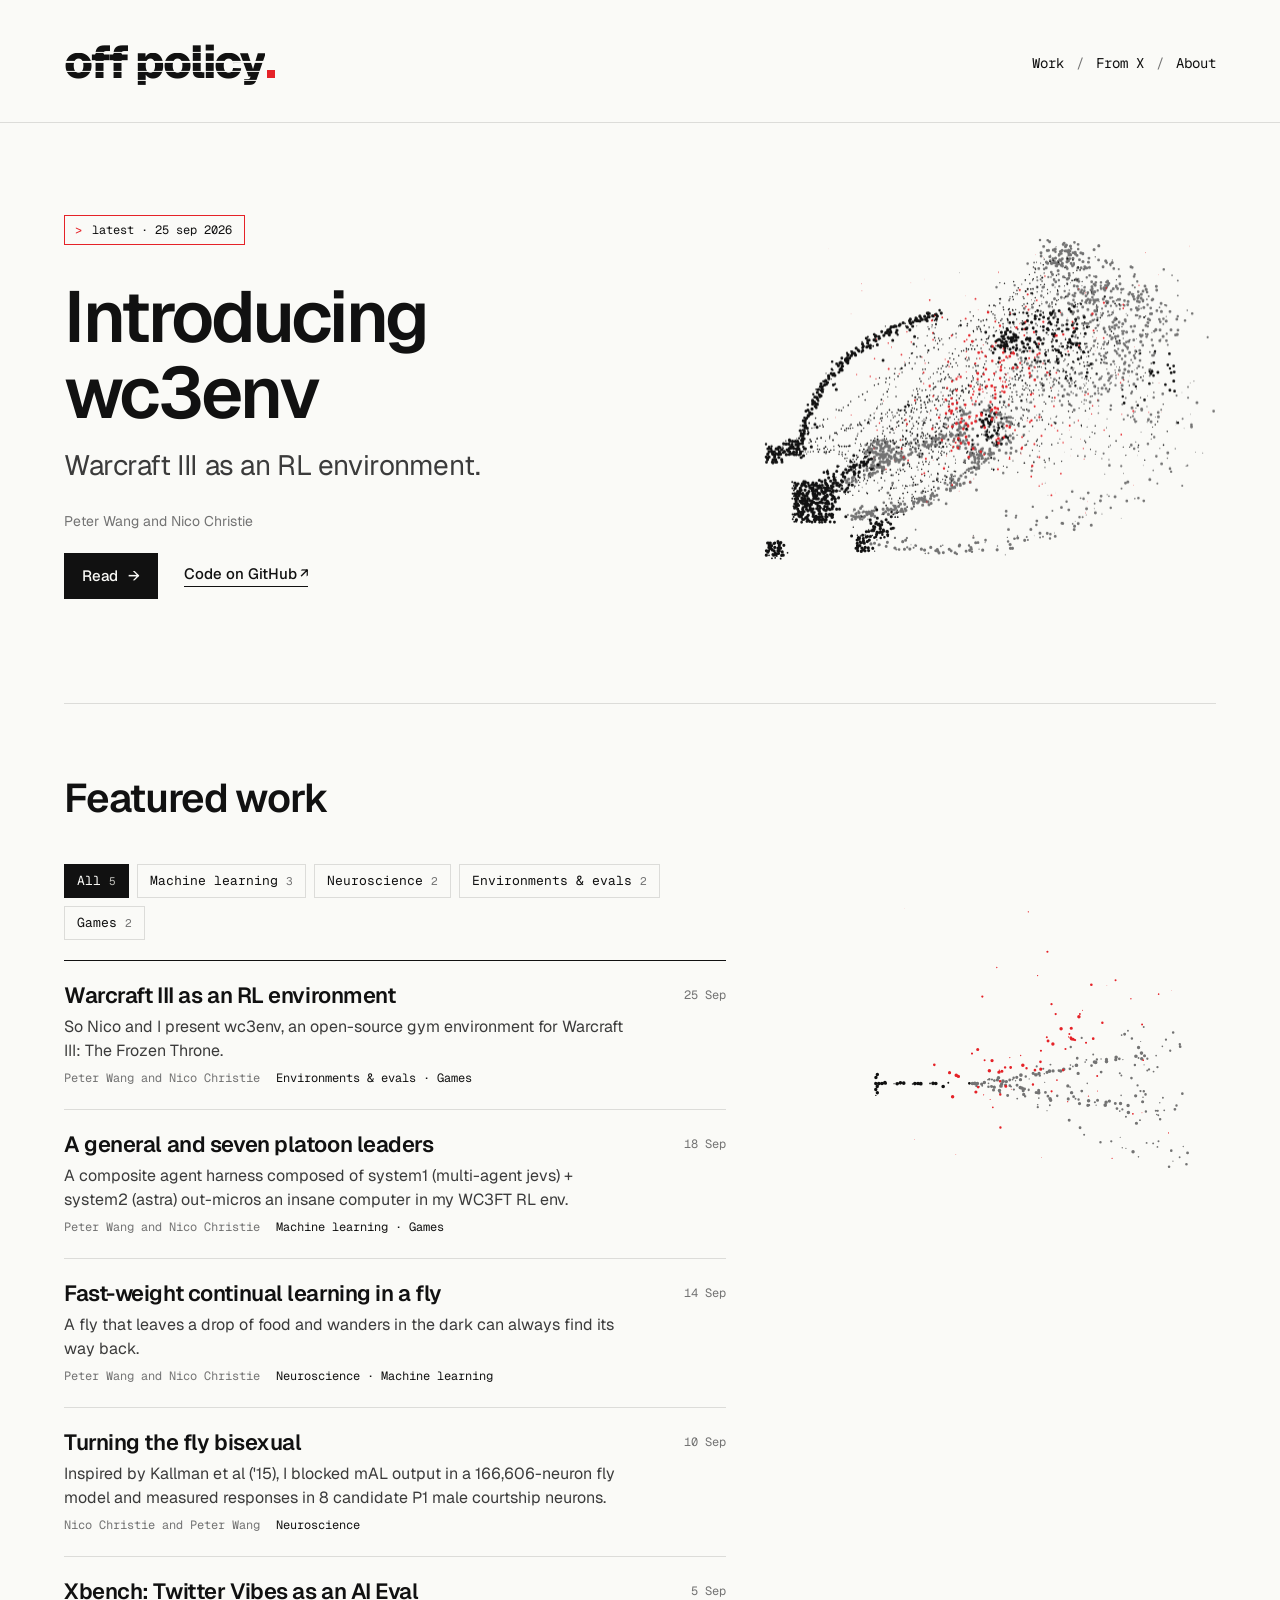
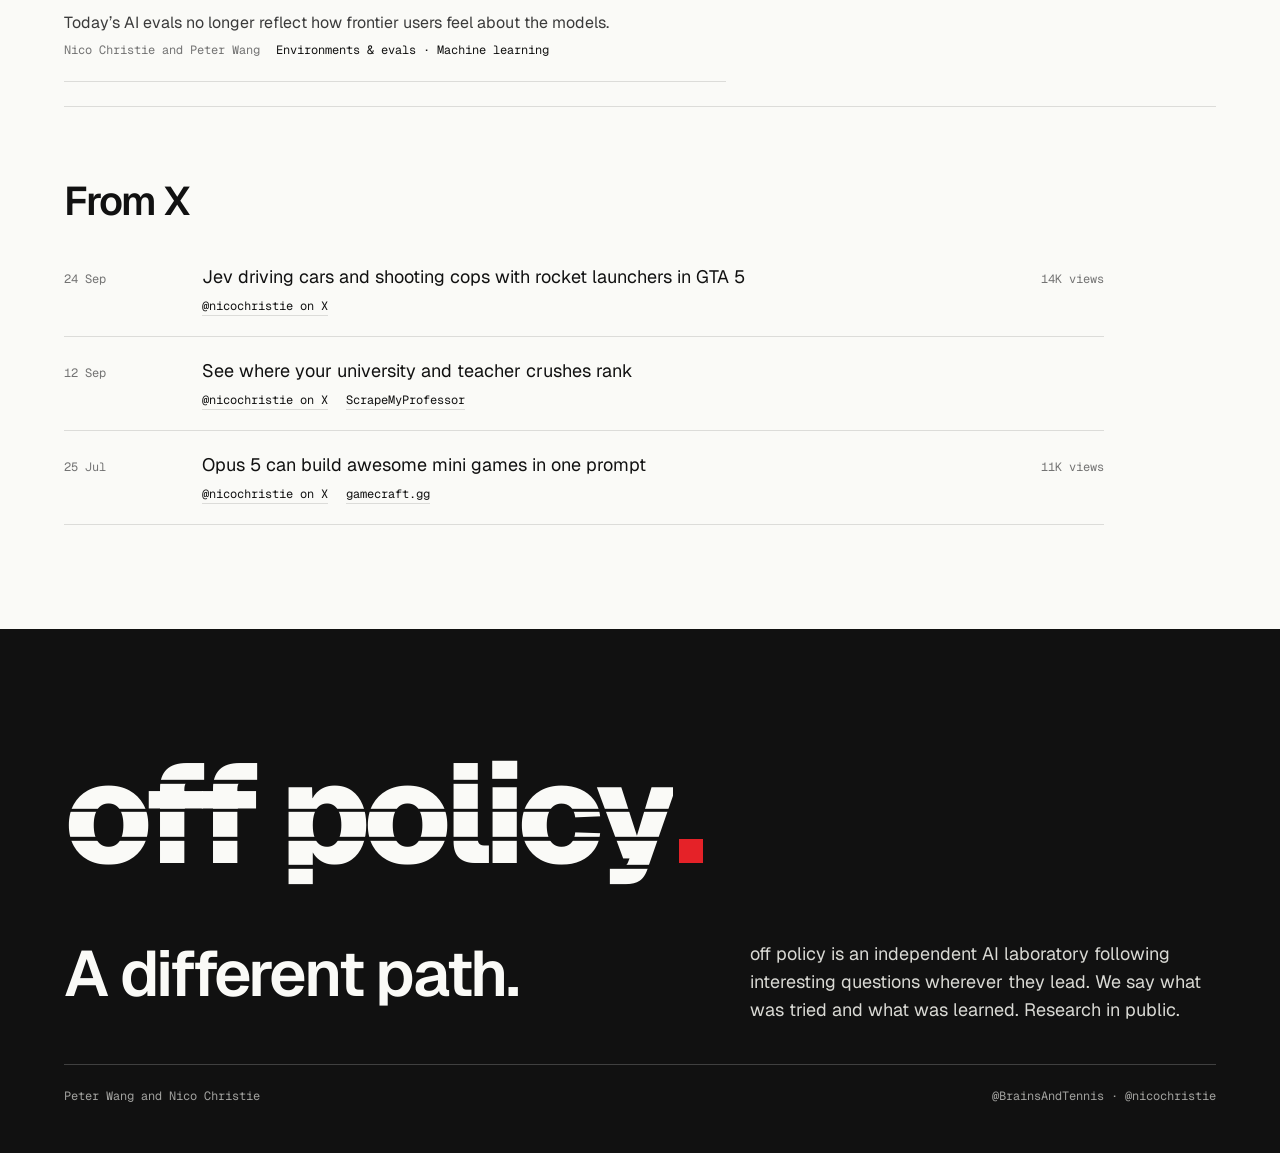
<file: index.html>
<!doctype html>
<html lang="en">
<head>
<meta charset="utf-8">
<meta name="viewport" content="width=device-width, initial-scale=1">
<title>off policy</title>
<meta name="description" content="off policy is an independent AI laboratory following interesting questions wherever they lead. Peter Wang and Nico Christie.">
<meta property="og:title" content="off policy"><meta property="og:description" content="off policy is an independent AI laboratory following interesting questions wherever they lead. Peter Wang and Nico Christie."><meta property="og:site_name" content="off policy">
<meta name="theme-color" content="#FAFAF7">
<link rel="icon" type="image/svg+xml" href="data:image/svg+xml,%3Csvg xmlns=%27http://www.w3.org/2000/svg%27 viewBox=%270 0 32 32%27%3E%3Crect x=%274%27 y=%274%27 width=%2724%27 height=%2724%27 fill=%27%23E52228%27/%3E%3C/svg%3E">
<link rel="apple-touch-icon" href="/apple-touch-icon.png">
<link rel="preconnect" href="https://fonts.googleapis.com"><link rel="preconnect" href="https://fonts.gstatic.com" crossorigin>
<link rel="stylesheet" href="https://fonts.googleapis.com/css2?family=Geist:wght@400;500;600;800&family=Geist+Mono:wght@400&display=swap">
<link rel="stylesheet" href="/assets/site.css">

</head>
<body data-page="home" data-slug="">
<header class="top wrap">
  <a class="wordmark" href="/" aria-label="off policy, home"><span class="wm">off policy</span><span class="dot" aria-hidden="true"></span></a>
  <nav aria-label="Site"><a href="/#work">Work</a><span aria-hidden="true">/</span><a href="/#x">From X</a><span aria-hidden="true">/</span><a href="/#about">About</a></nav>
</header>
<main>

  <section class="feature wrap" aria-labelledby="f-title">
      <div class="f-copy">
        <p class="ribbon"><span class="prompt" aria-hidden="true">&gt;</span><span>latest · 25 sep 2026</span></p>
        <h1 id="f-title">Introducing wc3env</h1>
        <p class="sub">Warcraft III as an RL environment.</p>
        <p class="by">Peter Wang and Nico Christie</p>
        <p class="actions"><a class="btn" href="/work/wc3env/">Read</a><a class="link" href="https://github.com/pwang724/wc3env" target="_blank" rel="noopener noreferrer">Code on GitHub</a></p>
      </div>
      <figure class="f-art"><canvas id="featureDots" role="img" aria-label="Dot drawing of one wc3env game: our base, a cleared camp, the plan home in gray and the army's red path into the enemy towers."></canvas></figure>
  </section>

  <section id="work" class="wrap" aria-labelledby="work-title">
    <div class="sec-head"><h2 id="work-title">Featured work</h2></div>
      <div class="shelf">
        <div class="themes"><nav class="theme-bar" aria-label="Themes"><button type="button" class="tf" aria-pressed="true" data-filter="">All<span>5</span></button><button type="button" class="tf" aria-pressed="false" data-filter="ml" data-art="theme" data-theme="ml">Machine learning<span>3</span></button><button type="button" class="tf" aria-pressed="false" data-filter="neuro" data-art="theme" data-theme="neuro">Neuroscience<span>2</span></button><button type="button" class="tf" aria-pressed="false" data-filter="envs" data-art="theme" data-theme="envs">Environments &amp; evals<span>2</span></button><button type="button" class="tf" aria-pressed="false" data-filter="games" data-art="theme" data-theme="games">Games<span>2</span></button></nav><div class="w-list"><a class="w-row" href="/work/wc3env/" data-art="wc3env" data-themes="envs games"><span class="t">Warcraft III as an RL environment</span><span class="d">25 Sep</span><p class="dek">So Nico and I present wc3env, an open-source gym environment for Warcraft III: The Frozen Throne.</p><span class="who">Peter Wang and Nico Christie<span class="th">Environments &amp; evals · Games</span></span></a><a class="w-row" href="/work/harness/" data-art="harness" data-themes="ml games"><span class="t">A general and seven platoon leaders</span><span class="d">18 Sep</span><p class="dek">A composite agent harness composed of system1 (multi-agent jevs) + system2 (astra) out-micros an insane computer in my WC3FT RL env.</p><span class="who">Peter Wang and Nico Christie<span class="th">Machine learning · Games</span></span></a><a class="w-row" href="/work/fast-weights/" data-art="fast-weights" data-themes="neuro ml"><span class="t">Fast-weight continual learning in a fly</span><span class="d">14 Sep</span><p class="dek">A fly that leaves a drop of food and wanders in the dark can always find its way back.</p><span class="who">Peter Wang and Nico Christie<span class="th">Neuroscience · Machine learning</span></span></a><a class="w-row" href="/work/bisexual-fly/" data-art="bisexual-fly" data-themes="neuro"><span class="t">Turning the fly bisexual</span><span class="d">10 Sep</span><p class="dek">Inspired by Kallman et al (&#x27;15), I blocked mAL output in a 166,606-neuron fly model and measured responses in 8 candidate P1 male courtship neurons.</p><span class="who">Nico Christie and Peter Wang<span class="th">Neuroscience</span></span></a><a class="w-row" href="/work/xbench/" data-art="xbench" data-themes="envs ml"><span class="t">Xbench: Twitter Vibes as an AI Eval</span><span class="d">5 Sep</span><p class="dek">Today’s AI evals no longer reflect how frontier users feel about the models.</p><span class="who">Nico Christie and Peter Wang<span class="th">Environments &amp; evals · Machine learning</span></span></a></div></div>
        <div class="shelf-art" aria-hidden="true"><canvas id="shelfDots"></canvas></div>
      </div>
  </section>

  <section id="x" class="wrap" aria-labelledby="x-title">
    <div class="sec-head"><h2 id="x-title">From X</h2></div>
    <ol class="posts"><li class="post"><span class="d">24 Sep</span><blockquote cite="https://x.com/nicochristie/status/2103186608014991459">Jev driving cars and shooting cops with rocket launchers in GTA 5</blockquote><span class="views">14K views</span><span class="meta"><a href="https://x.com/nicochristie/status/2103186608014991459" target="_blank" rel="noopener noreferrer">@nicochristie on X</a></span></li><li class="post"><span class="d">12 Sep</span><blockquote cite="https://x.com/nicochristie/status/2098808510679322988">See where your university and teacher crushes rank</blockquote><span class="meta"><a href="https://x.com/nicochristie/status/2098808510679322988" target="_blank" rel="noopener noreferrer">@nicochristie on X</a><a href="https://nicodunks.github.io/ScrapeMyProfessor-site/" target="_blank" rel="noopener noreferrer">ScrapeMyProfessor</a></span></li><li class="post"><span class="d">25 Jul</span><blockquote cite="https://x.com/nicochristie/status/2081143562474041469">Opus 5 can build awesome mini games in one prompt</blockquote><span class="views">11K views</span><span class="meta"><a href="https://x.com/nicochristie/status/2081143562474041469" target="_blank" rel="noopener noreferrer">@nicochristie on X</a><a href="https://gamecraft.gg" target="_blank" rel="noopener noreferrer">gamecraft.gg</a></span></li></ol>
  </section>

</main>
<footer class="about" id="about">
  <div class="wrap">
    <span class="wordmark" aria-hidden="true"><span class="wm">off policy</span><span class="dot" aria-hidden="true"></span></span>
    <h2>A different path.</h2>
    <p class="pos">off policy is an independent AI laboratory following interesting questions wherever they lead. We say what was tried and what was learned. Research in public.</p>
    <div class="foot"><span>Peter Wang and Nico Christie</span><span><a href="https://x.com/BrainsAndTennis" target="_blank" rel="noopener noreferrer">@BrainsAndTennis</a> · <a href="https://x.com/nicochristie" target="_blank" rel="noopener noreferrer">@nicochristie</a></span></div>
  </div>
</footer>
<script src="/assets/app.js" defer></script>
</body>
</html>
</file>
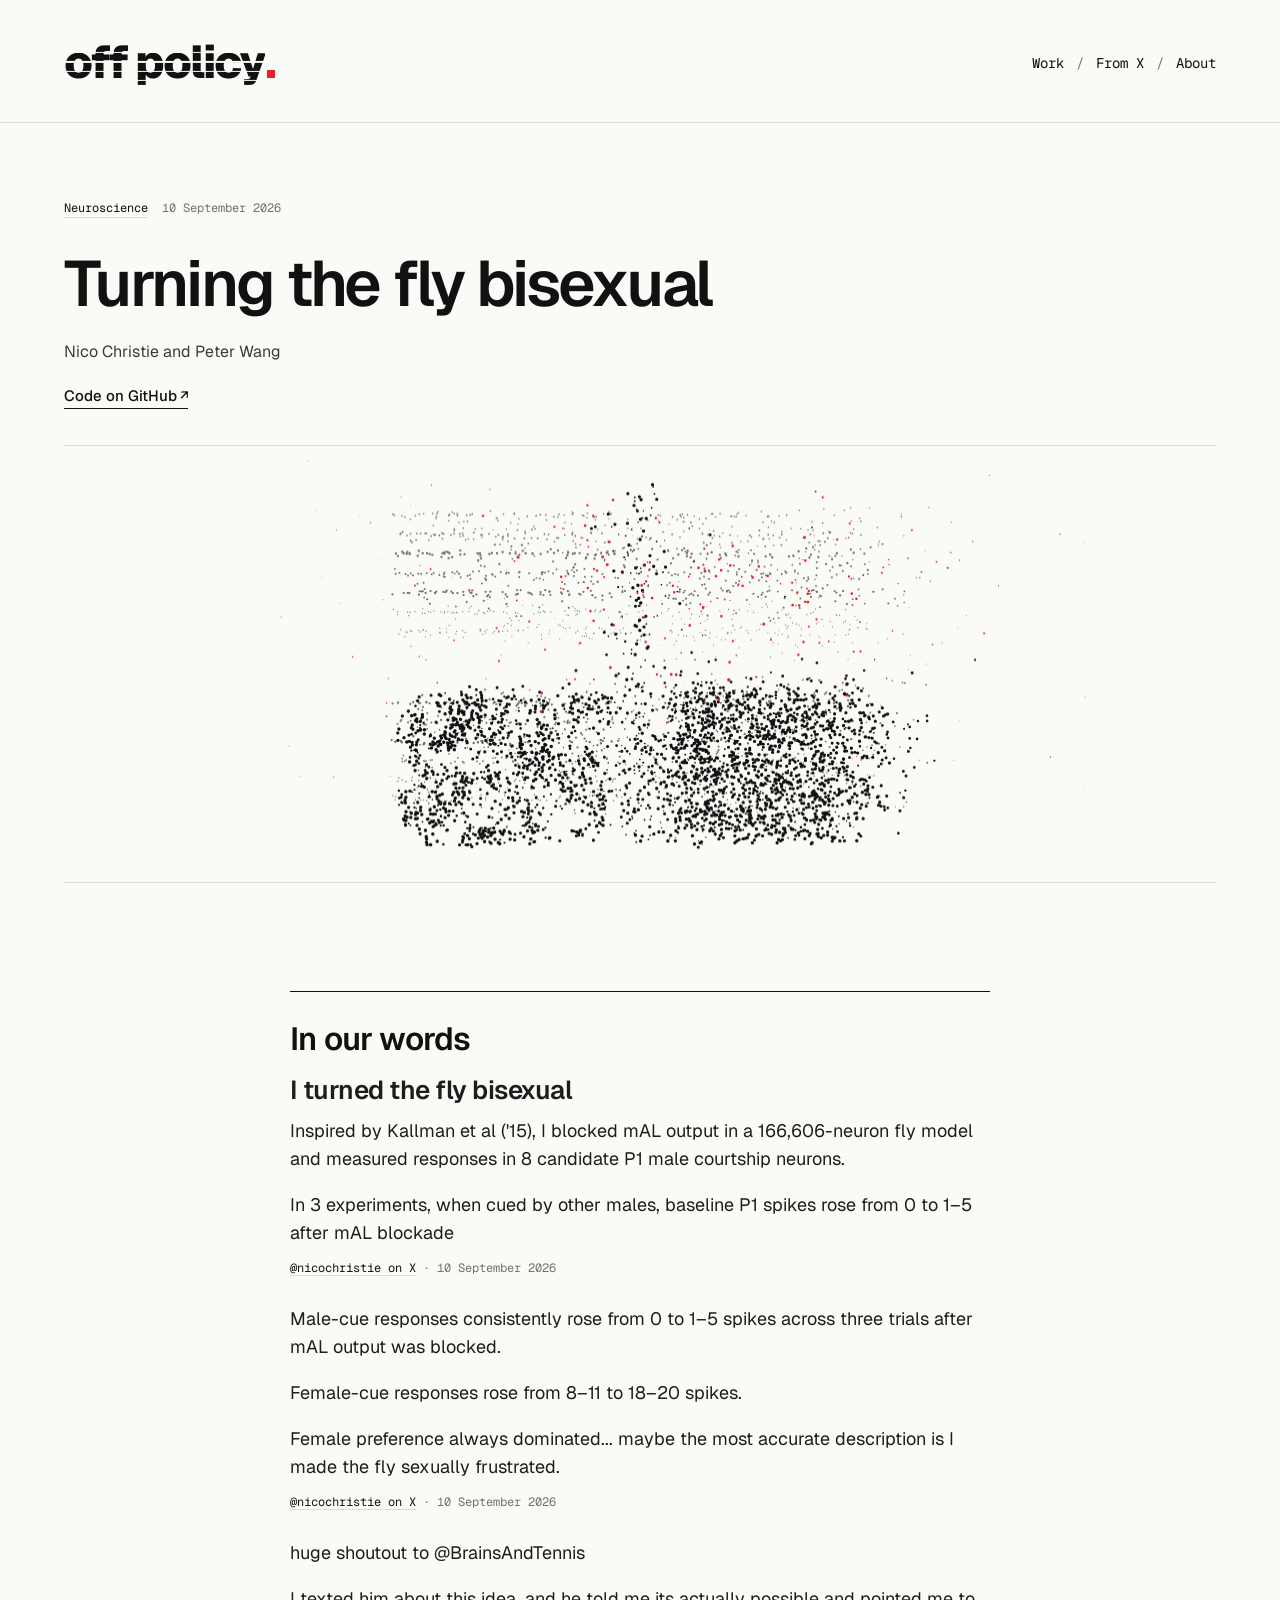
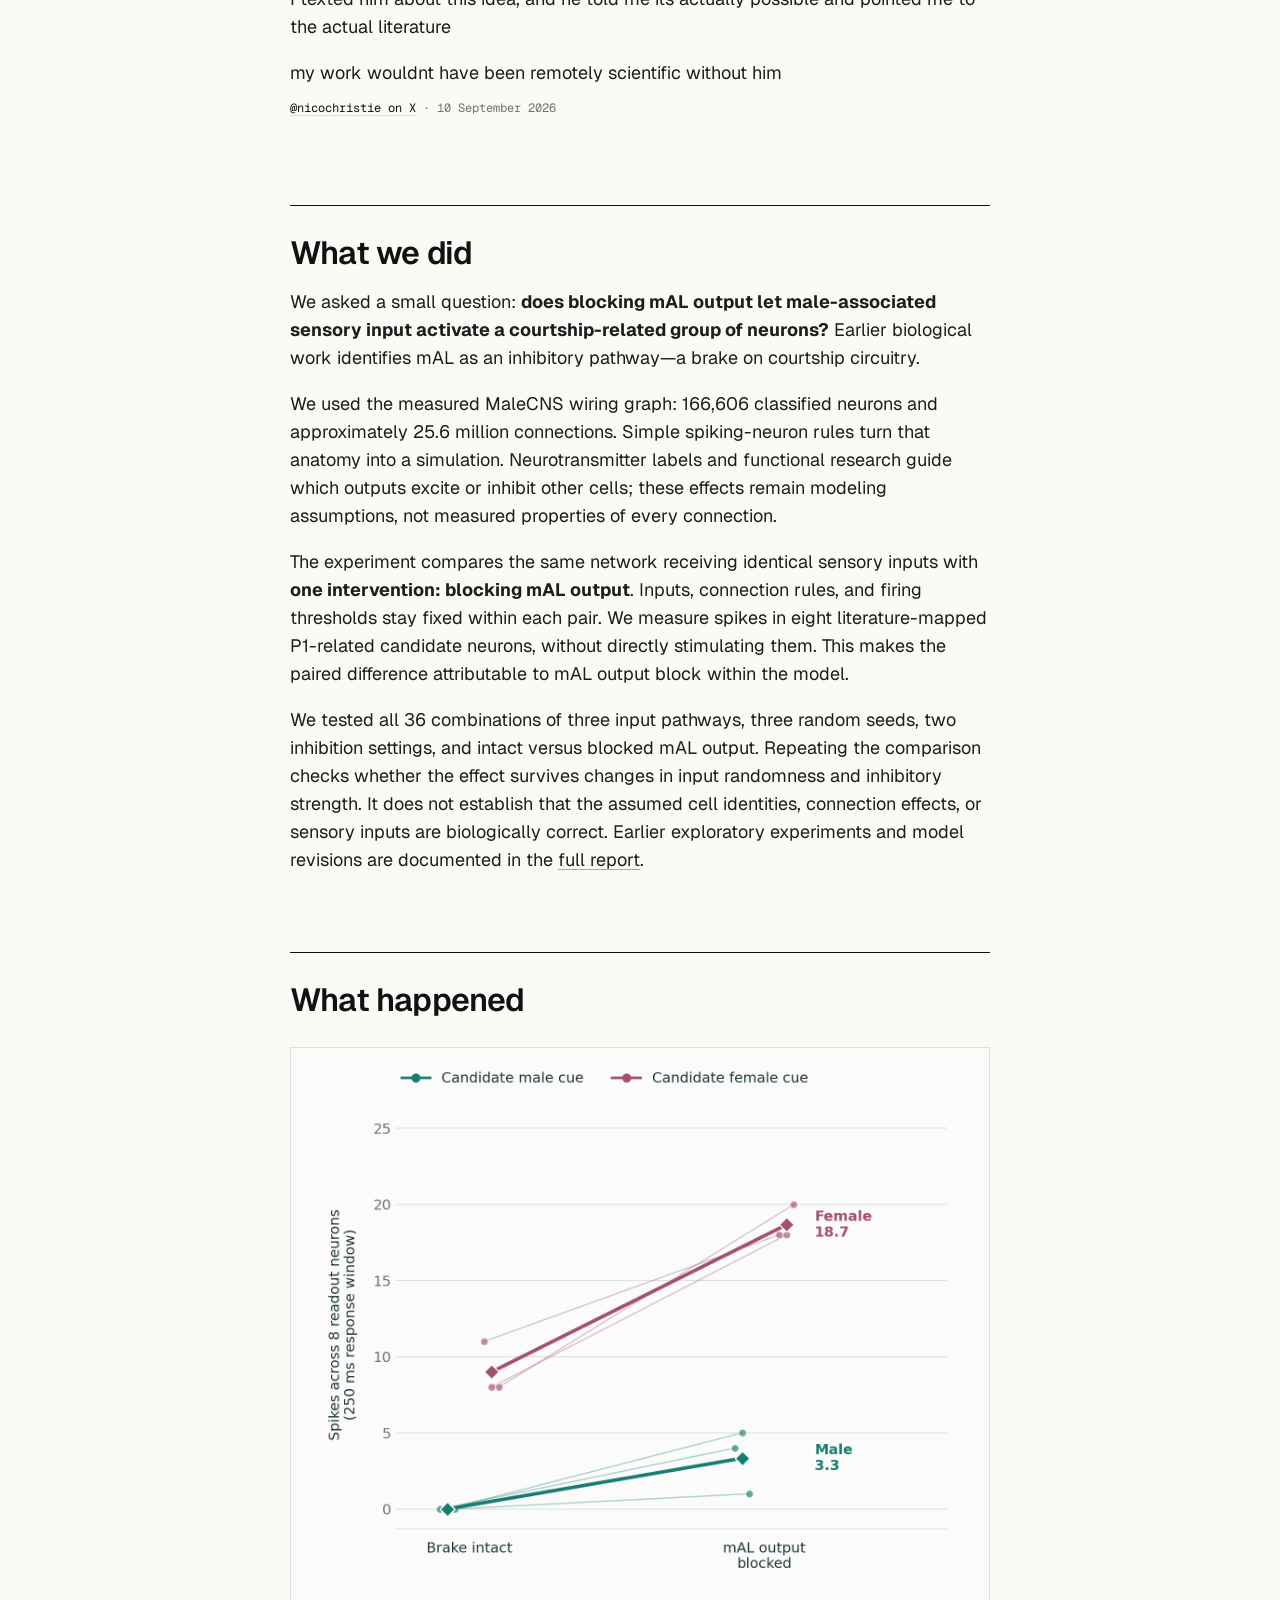
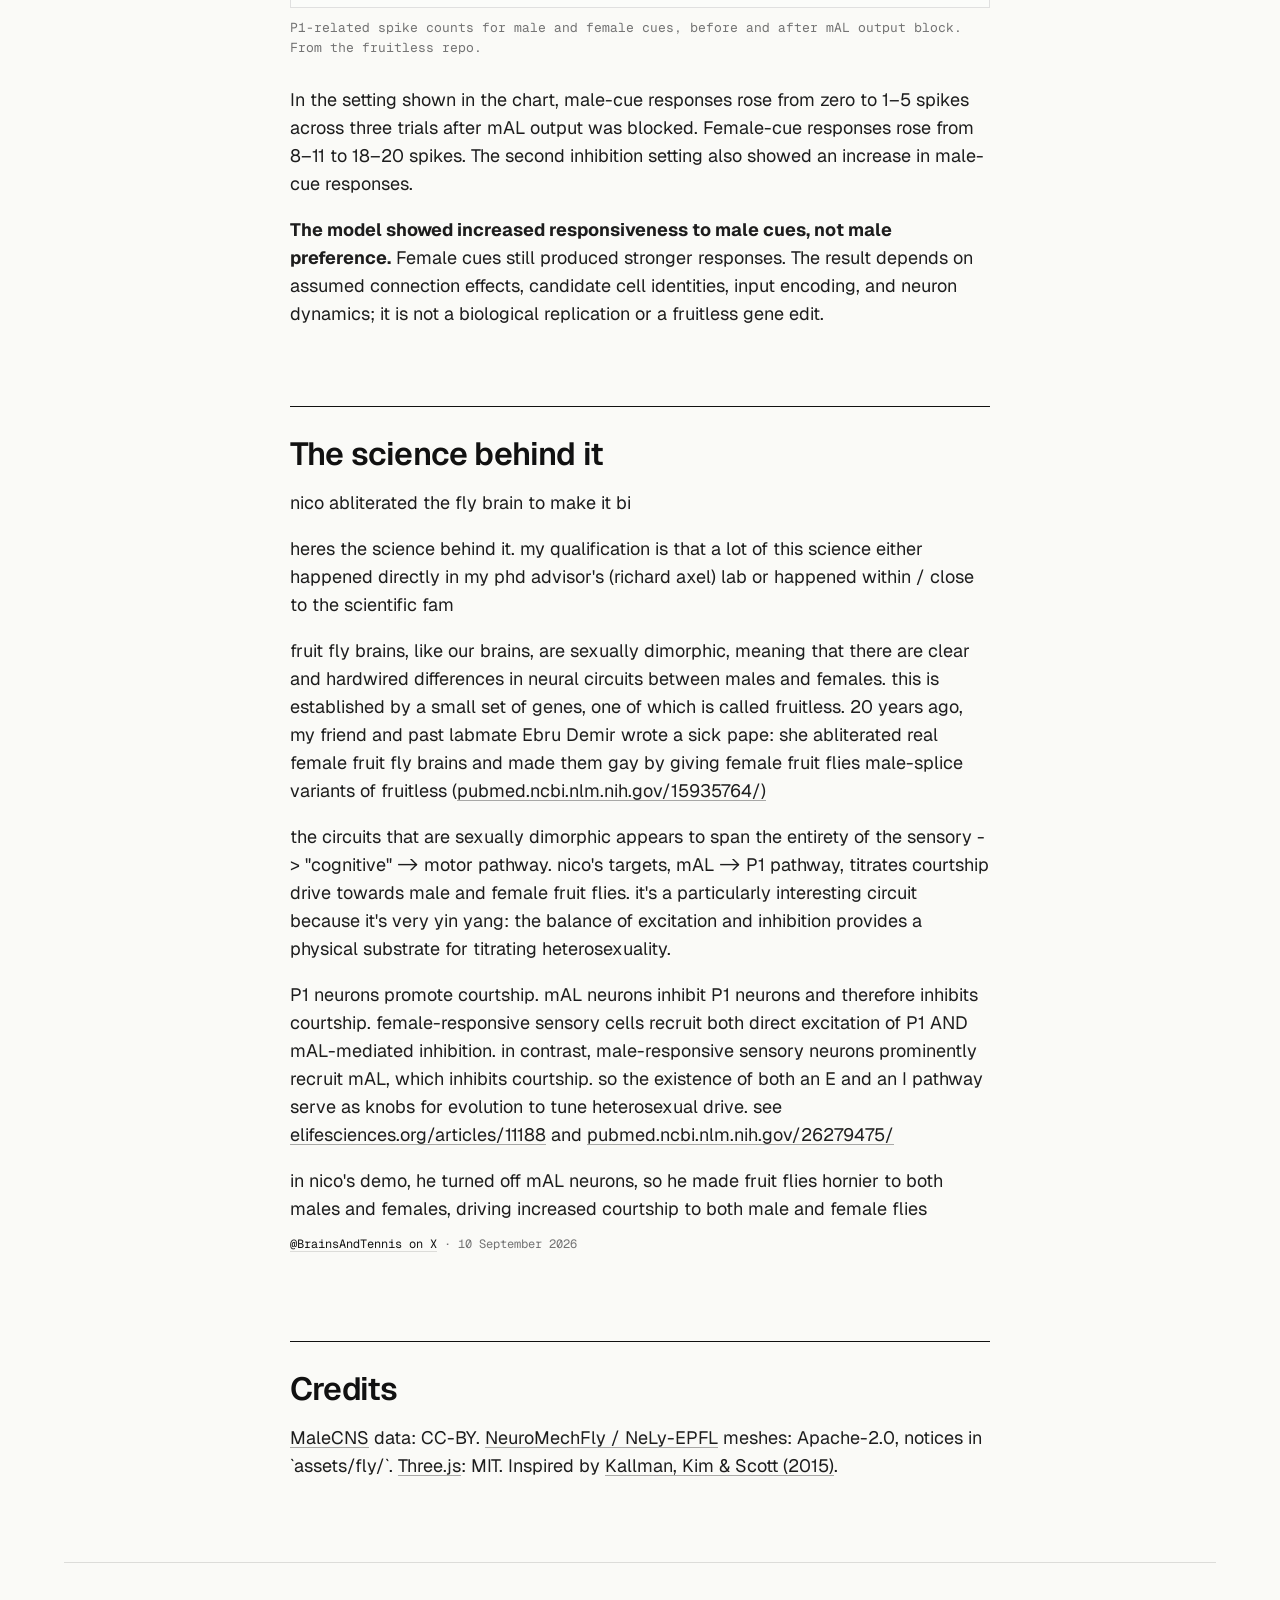
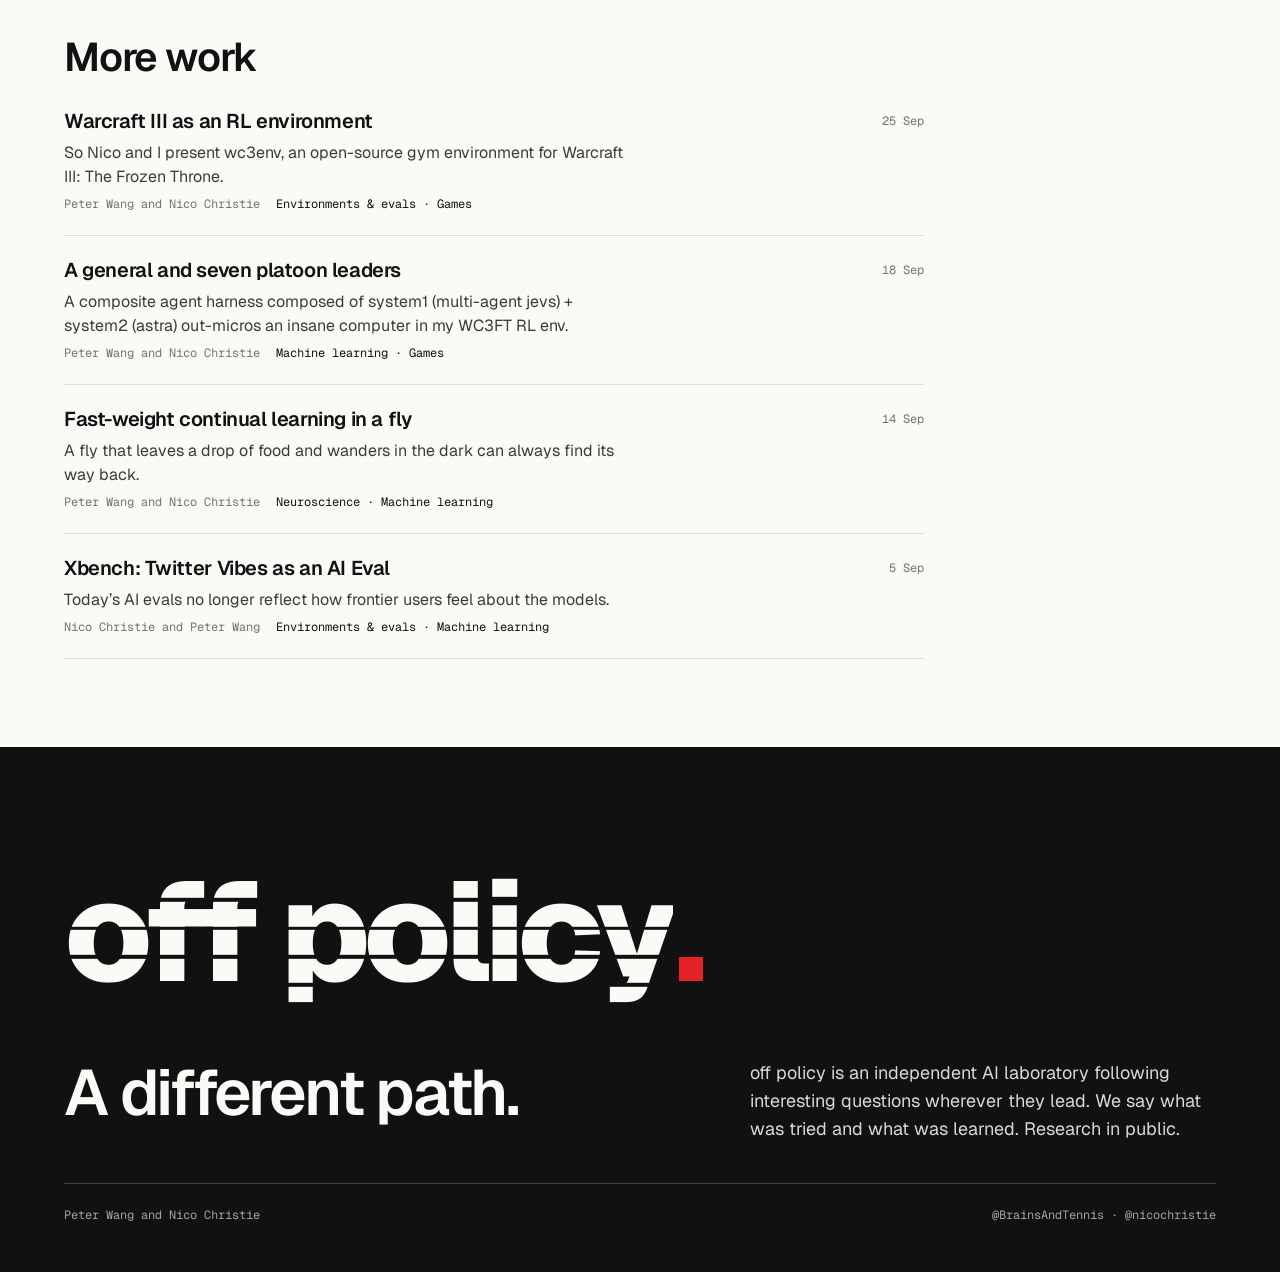
<file: work/bisexual-fly/index.html>
<!doctype html>
<html lang="en">
<head>
<meta charset="utf-8">
<meta name="viewport" content="width=device-width, initial-scale=1">
<title>Turning the fly bisexual · off policy</title>
<meta name="description" content="Inspired by Kallman et al (&#x27;15), I blocked mAL output in a 166,606-neuron fly model and measured responses in 8 candidate P1 male courtship neurons.">
<meta property="og:title" content="Turning the fly bisexual · off policy"><meta property="og:description" content="Inspired by Kallman et al (&#x27;15), I blocked mAL output in a 166,606-neuron fly model and measured responses in 8 candidate P1 male courtship neurons."><meta property="og:site_name" content="off policy">
<meta name="theme-color" content="#FAFAF7">
<link rel="icon" type="image/svg+xml" href="data:image/svg+xml,%3Csvg xmlns=%27http://www.w3.org/2000/svg%27 viewBox=%270 0 32 32%27%3E%3Crect x=%274%27 y=%274%27 width=%2724%27 height=%2724%27 fill=%27%23E52228%27/%3E%3C/svg%3E">
<link rel="apple-touch-icon" href="/apple-touch-icon.png">
<link rel="preconnect" href="https://fonts.googleapis.com"><link rel="preconnect" href="https://fonts.gstatic.com" crossorigin>
<link rel="stylesheet" href="https://fonts.googleapis.com/css2?family=Geist:wght@400;500;600;800&family=Geist+Mono:wght@400&display=swap">
<link rel="stylesheet" href="/assets/site.css">

</head>
<body data-page="writeup" data-slug="bisexual-fly">
<header class="top wrap">
  <a class="wordmark" href="/" aria-label="off policy, home"><span class="wm">off policy</span><span class="dot" aria-hidden="true"></span></a>
  <nav aria-label="Site"><a href="/#work">Work</a><span aria-hidden="true">/</span><a href="/#x">From X</a><span aria-hidden="true">/</span><a href="/#about">About</a></nav>
</header>
<main>

  <article>
    <header class="w-head wrap">
      <p class="kicker"><a href="/#neuro">Neuroscience</a><span>10 September 2026</span></p>
      <h1>Turning the fly bisexual</h1>
      <p class="by">Nico Christie and Peter Wang</p>
      <p class="actions"><a class="link" href="https://github.com/nicodunks/fruitless" target="_blank" rel="noopener noreferrer">Code on GitHub</a></p>
    </header>
    <figure class="w-art wrap" aria-hidden="true" style="margin:0 auto"><canvas id="artDots"></canvas></figure>
    <div class="prose wrap">
<section class="thread"><h2>In our words</h2><p class="big">I turned the fly bisexual</p><p>Inspired by Kallman et al ('15), I blocked mAL output in a 166,606-neuron fly model and measured responses in 8 candidate P1 male courtship neurons.</p><p>In 3 experiments, when cued by other males, baseline P1 spikes rose from 0 to 1–5 after mAL blockade</p><p class="src"><a href="https://x.com/nicochristie/status/2098106823970828606" target="_blank" rel="noopener noreferrer">@nicochristie on X</a> · 10 September 2026</p><p>Male-cue responses consistently rose from 0 to 1–5 spikes across three trials after mAL output was blocked.</p><p>Female-cue responses rose from 8–11 to 18–20 spikes.</p><p>Female preference always dominated... maybe the most accurate description is I made the fly sexually frustrated.</p><p class="src"><a href="https://x.com/nicochristie/status/2098106825254297998" target="_blank" rel="noopener noreferrer">@nicochristie on X</a> · 10 September 2026</p><p>huge shoutout to @BrainsAndTennis</p><p>I texted him about this idea, and he told me its actually possible and pointed me to the actual literature</p><p>my work wouldnt have been remotely scientific without him</p><p class="src"><a href="https://x.com/nicochristie/status/2098179335018668365" target="_blank" rel="noopener noreferrer">@nicochristie on X</a> · 10 September 2026</p></section><section><h2>What we did</h2><p>We asked a small question: <b>does blocking mAL output let male-associated sensory input activate a courtship-related group of neurons?</b> Earlier biological work identifies mAL as an inhibitory pathway—a brake on courtship circuitry.</p><p>We used the measured MaleCNS wiring graph: 166,606 classified neurons and approximately 25.6 million connections. Simple spiking-neuron rules turn that anatomy into a simulation. Neurotransmitter labels and functional research guide which outputs excite or inhibit other cells; these effects remain modeling assumptions, not measured properties of every connection.</p><p>The experiment compares the same network receiving identical sensory inputs with <b>one intervention: blocking mAL output</b>. Inputs, connection rules, and firing thresholds stay fixed within each pair. We measure spikes in eight literature-mapped P1-related candidate neurons, without directly stimulating them. This makes the paired difference attributable to mAL output block within the model.</p><p>We tested all 36 combinations of three input pathways, three random seeds, two inhibition settings, and intact versus blocked mAL output. Repeating the comparison checks whether the effect survives changes in input randomness and inhibitory strength. It does not establish that the assumed cell identities, connection effects, or sensory inputs are biologically correct. Earlier exploratory experiments and model revisions are documented in the <a href="https://github.com/nicodunks/fruitless/blob/main/experiment/followup/RESULTS.md" target="_blank" rel="noopener noreferrer">full report</a>.</p></section><section><h2>What happened</h2><figure class="plot"><img src="/work/assets/fruitless-cue-response.png" alt="P1-related spike counts for male and female cues before and after mAL output block" loading="lazy" width="1500" height="1200"><figcaption>P1-related spike counts for male and female cues, before and after mAL output block. From the fruitless repo.</figcaption></figure><p>In the setting shown in the chart, male-cue responses rose from zero to 1–5 spikes across three trials after mAL output was blocked. Female-cue responses rose from 8–11 to 18–20 spikes. The second inhibition setting also showed an increase in male-cue responses.</p><p><b>The model showed increased responsiveness to male cues, not male preference.</b> Female cues still produced stronger responses. The result depends on assumed connection effects, candidate cell identities, input encoding, and neuron dynamics; it is not a biological replication or a fruitless gene edit.</p></section><section class="thread"><h2>The science behind it</h2><p>nico abliterated the fly brain to make it bi</p><p>heres the science behind it. my qualification is that a lot of this science either happened directly in my phd advisor's (richard axel) lab or happened within / close to the scientific fam</p><p>fruit fly brains, like our brains, are sexually dimorphic, meaning that there are clear and hardwired differences in neural circuits between males and females. this is established by a small set of genes, one of which is called fruitless. 20 years ago, my friend and past labmate Ebru Demir wrote a sick pape: she abliterated real female fruit fly brains and made them gay by giving female fruit flies male-splice variants of fruitless (<a href="https://pubmed.ncbi.nlm.nih.gov/15935764/)" target="_blank" rel="noopener noreferrer">pubmed.ncbi.nlm.nih.gov/15935764/)</a></p><p>the circuits that are sexually dimorphic appears to span the entirety of the sensory -&gt; "cognitive" -&gt; motor pathway. nico's targets, mAL -&gt; P1 pathway, titrates courtship drive towards male and female fruit flies. it's a particularly interesting circuit because it's very yin yang: the balance of excitation and inhibition provides a physical substrate for titrating heterosexuality.</p><p>P1 neurons promote courtship. mAL neurons inhibit P1 neurons and therefore inhibits courtship. female-responsive sensory cells recruit both direct excitation of P1 AND mAL-mediated inhibition. in contrast,  male-responsive sensory neurons prominently recruit mAL, which inhibits courtship. so the existence of both an E and an I pathway serve as knobs for evolution to tune heterosexual drive. see <a href="https://elifesciences.org/articles/11188" target="_blank" rel="noopener noreferrer">elifesciences.org/articles/11188</a> and <a href="https://pubmed.ncbi.nlm.nih.gov/26279475/" target="_blank" rel="noopener noreferrer">pubmed.ncbi.nlm.nih.gov/26279475/</a></p><p>in nico's demo, he turned off mAL neurons, so he made fruit flies hornier to both males and females, driving increased courtship to both male and female flies</p><p class="src"><a href="https://x.com/BrainsAndTennis/status/2098126002526544023" target="_blank" rel="noopener noreferrer">@BrainsAndTennis on X</a> · 10 September 2026</p></section><section><h2>Credits</h2><p><a href="https://male-cns.janelia.org/download/" target="_blank" rel="noopener noreferrer">MaleCNS</a> data: CC-BY. <a href="https://github.com/NeLy-EPFL/fly-svg-maker" target="_blank" rel="noopener noreferrer">NeuroMechFly / NeLy-EPFL</a> meshes: Apache-2.0, notices in `assets/fly/`. <a href="https://threejs.org/" target="_blank" rel="noopener noreferrer">Three.js</a>: MIT. Inspired by <a href="https://elifesciences.org/articles/11188" target="_blank" rel="noopener noreferrer">Kallman, Kim &amp; Scott (2015)</a>.</p></section>
    </div>
  </article>
  <section class="more wrap" aria-labelledby="m-title">
    <div class="sec-head"><h2 id="m-title">More work</h2></div>
    <div class="themes" style="max-width:860px"><a class="w-row" href="/work/wc3env/" data-art="wc3env" data-themes="envs games"><span class="t">Warcraft III as an RL environment</span><span class="d">25 Sep</span><p class="dek">So Nico and I present wc3env, an open-source gym environment for Warcraft III: The Frozen Throne.</p><span class="who">Peter Wang and Nico Christie<span class="th">Environments &amp; evals · Games</span></span></a><a class="w-row" href="/work/harness/" data-art="harness" data-themes="ml games"><span class="t">A general and seven platoon leaders</span><span class="d">18 Sep</span><p class="dek">A composite agent harness composed of system1 (multi-agent jevs) + system2 (astra) out-micros an insane computer in my WC3FT RL env.</p><span class="who">Peter Wang and Nico Christie<span class="th">Machine learning · Games</span></span></a><a class="w-row" href="/work/fast-weights/" data-art="fast-weights" data-themes="neuro ml"><span class="t">Fast-weight continual learning in a fly</span><span class="d">14 Sep</span><p class="dek">A fly that leaves a drop of food and wanders in the dark can always find its way back.</p><span class="who">Peter Wang and Nico Christie<span class="th">Neuroscience · Machine learning</span></span></a><a class="w-row" href="/work/xbench/" data-art="xbench" data-themes="envs ml"><span class="t">Xbench: Twitter Vibes as an AI Eval</span><span class="d">5 Sep</span><p class="dek">Today’s AI evals no longer reflect how frontier users feel about the models.</p><span class="who">Nico Christie and Peter Wang<span class="th">Environments &amp; evals · Machine learning</span></span></a></div>
  </section>

</main>
<footer class="about" id="about">
  <div class="wrap">
    <span class="wordmark" aria-hidden="true"><span class="wm">off policy</span><span class="dot" aria-hidden="true"></span></span>
    <h2>A different path.</h2>
    <p class="pos">off policy is an independent AI laboratory following interesting questions wherever they lead. We say what was tried and what was learned. Research in public.</p>
    <div class="foot"><span>Peter Wang and Nico Christie</span><span><a href="https://x.com/BrainsAndTennis" target="_blank" rel="noopener noreferrer">@BrainsAndTennis</a> · <a href="https://x.com/nicochristie" target="_blank" rel="noopener noreferrer">@nicochristie</a></span></div>
  </div>
</footer>
<script src="/assets/app.js" defer></script>
</body>
</html>
</file>
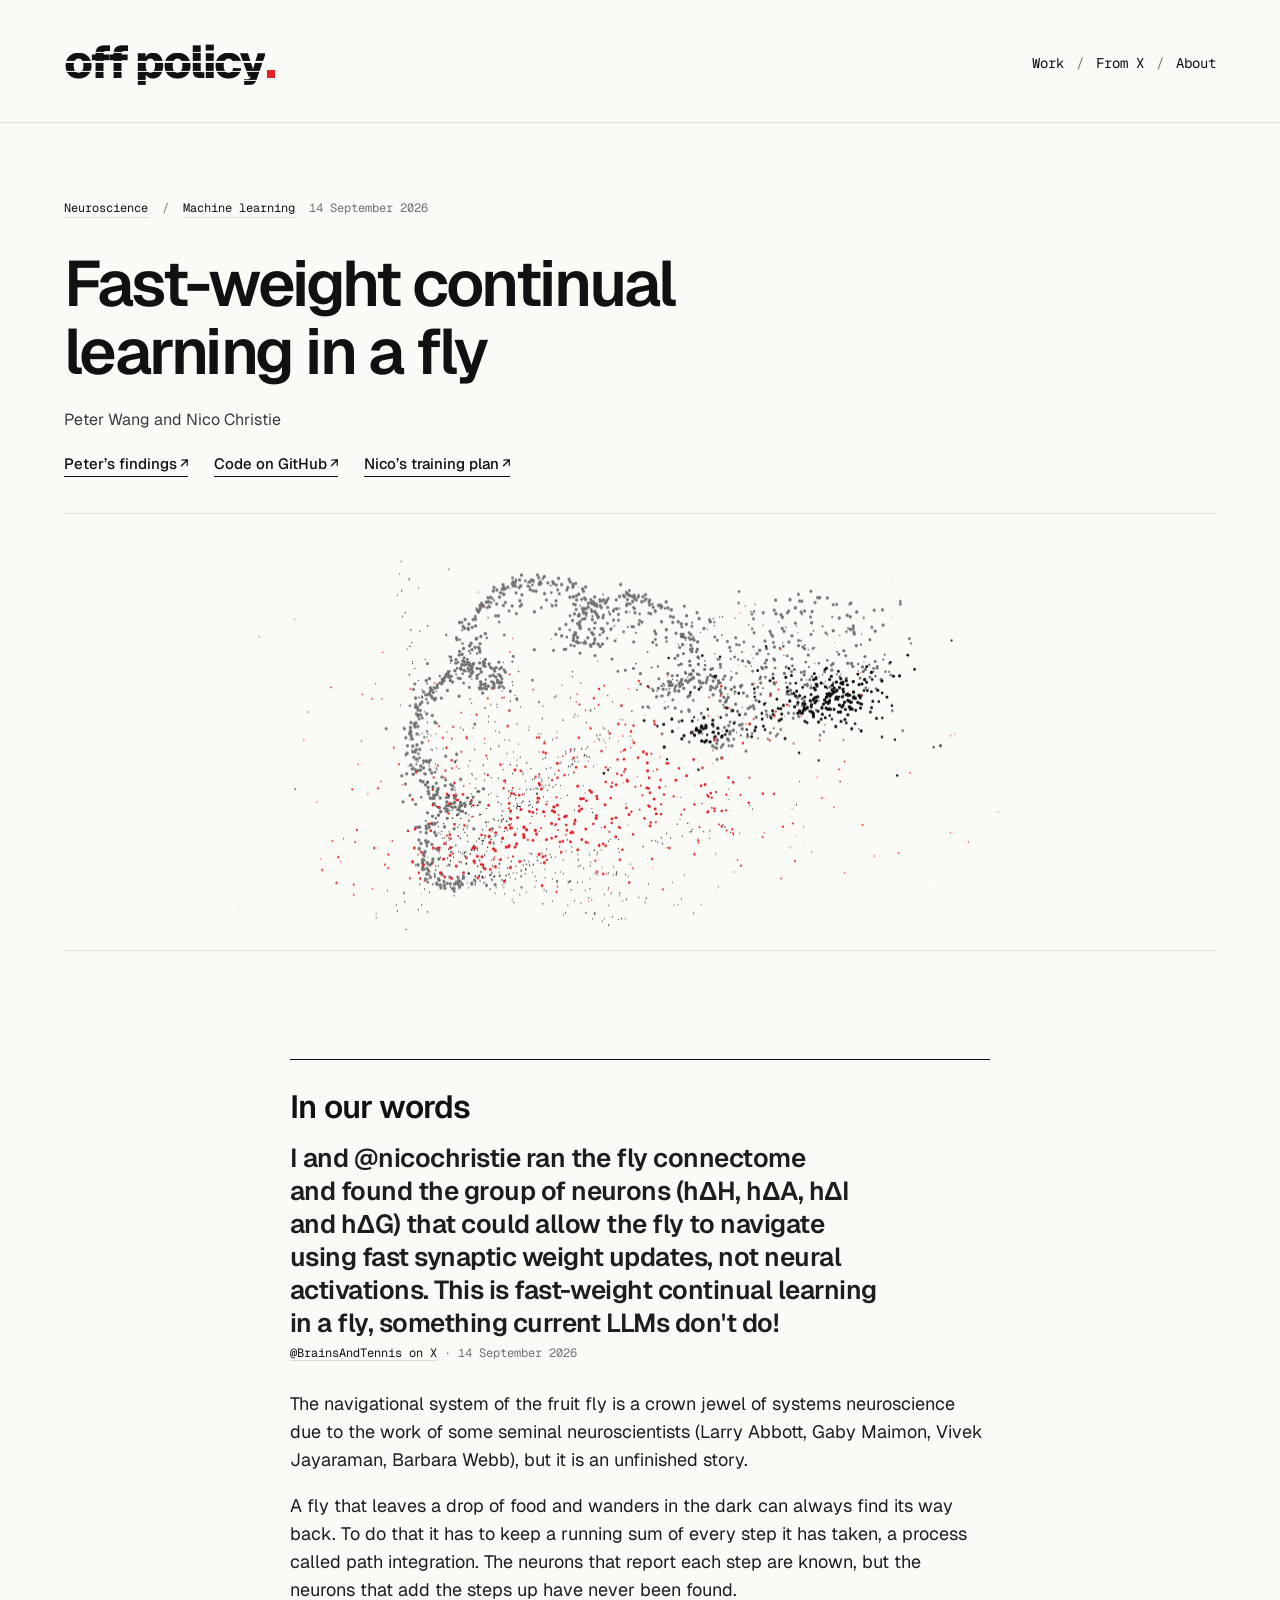
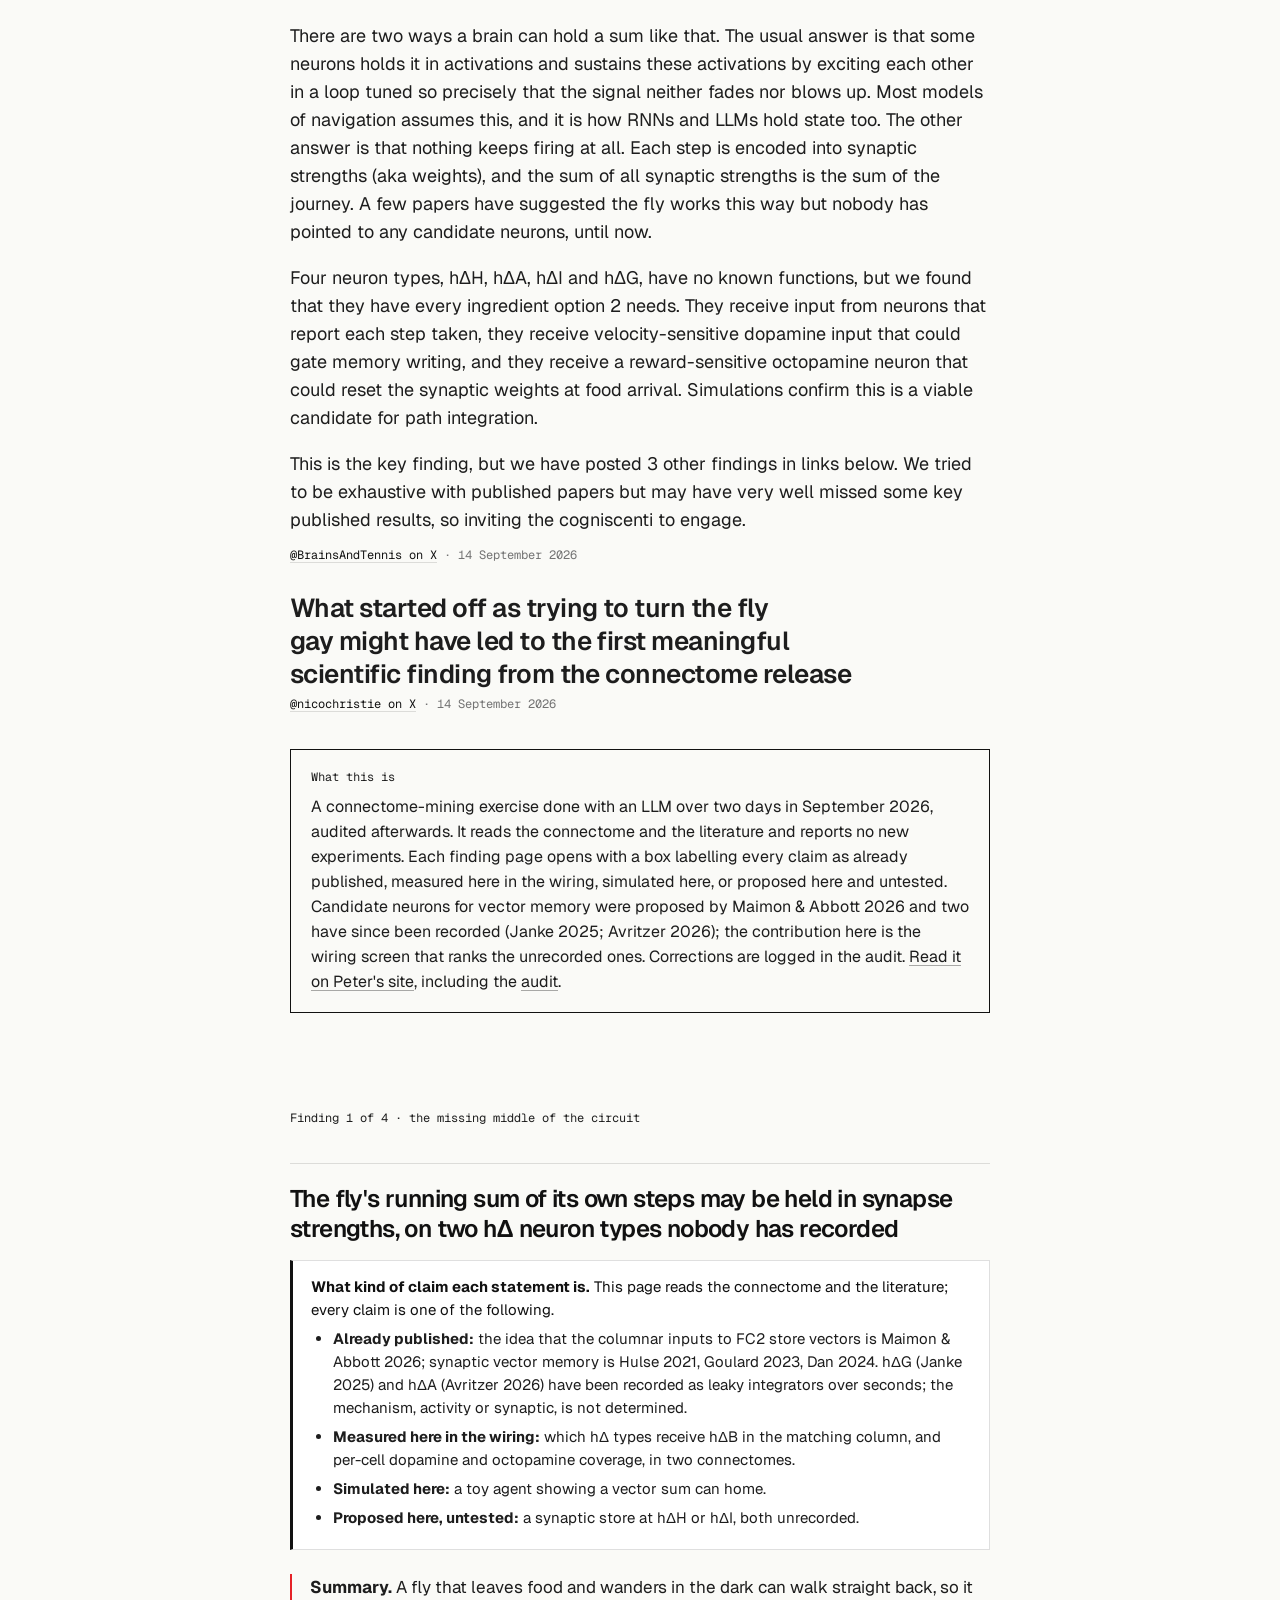
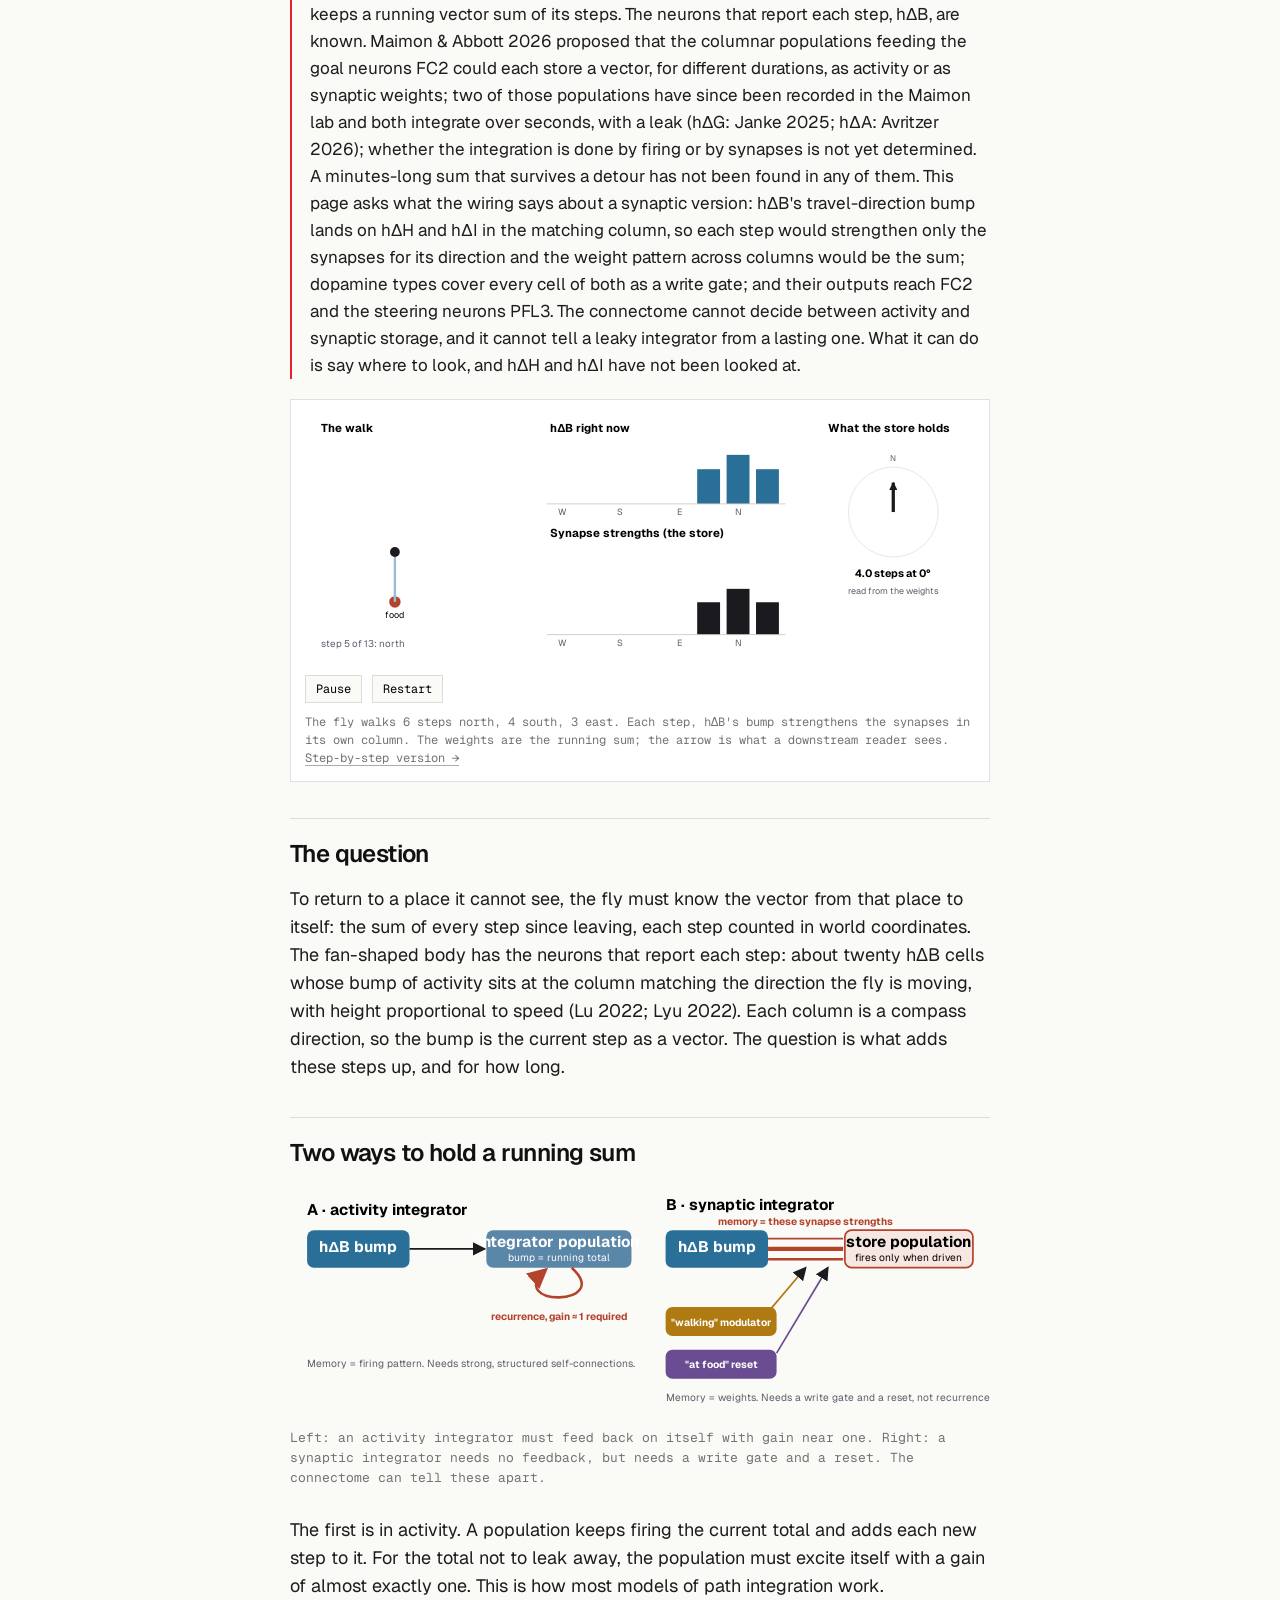
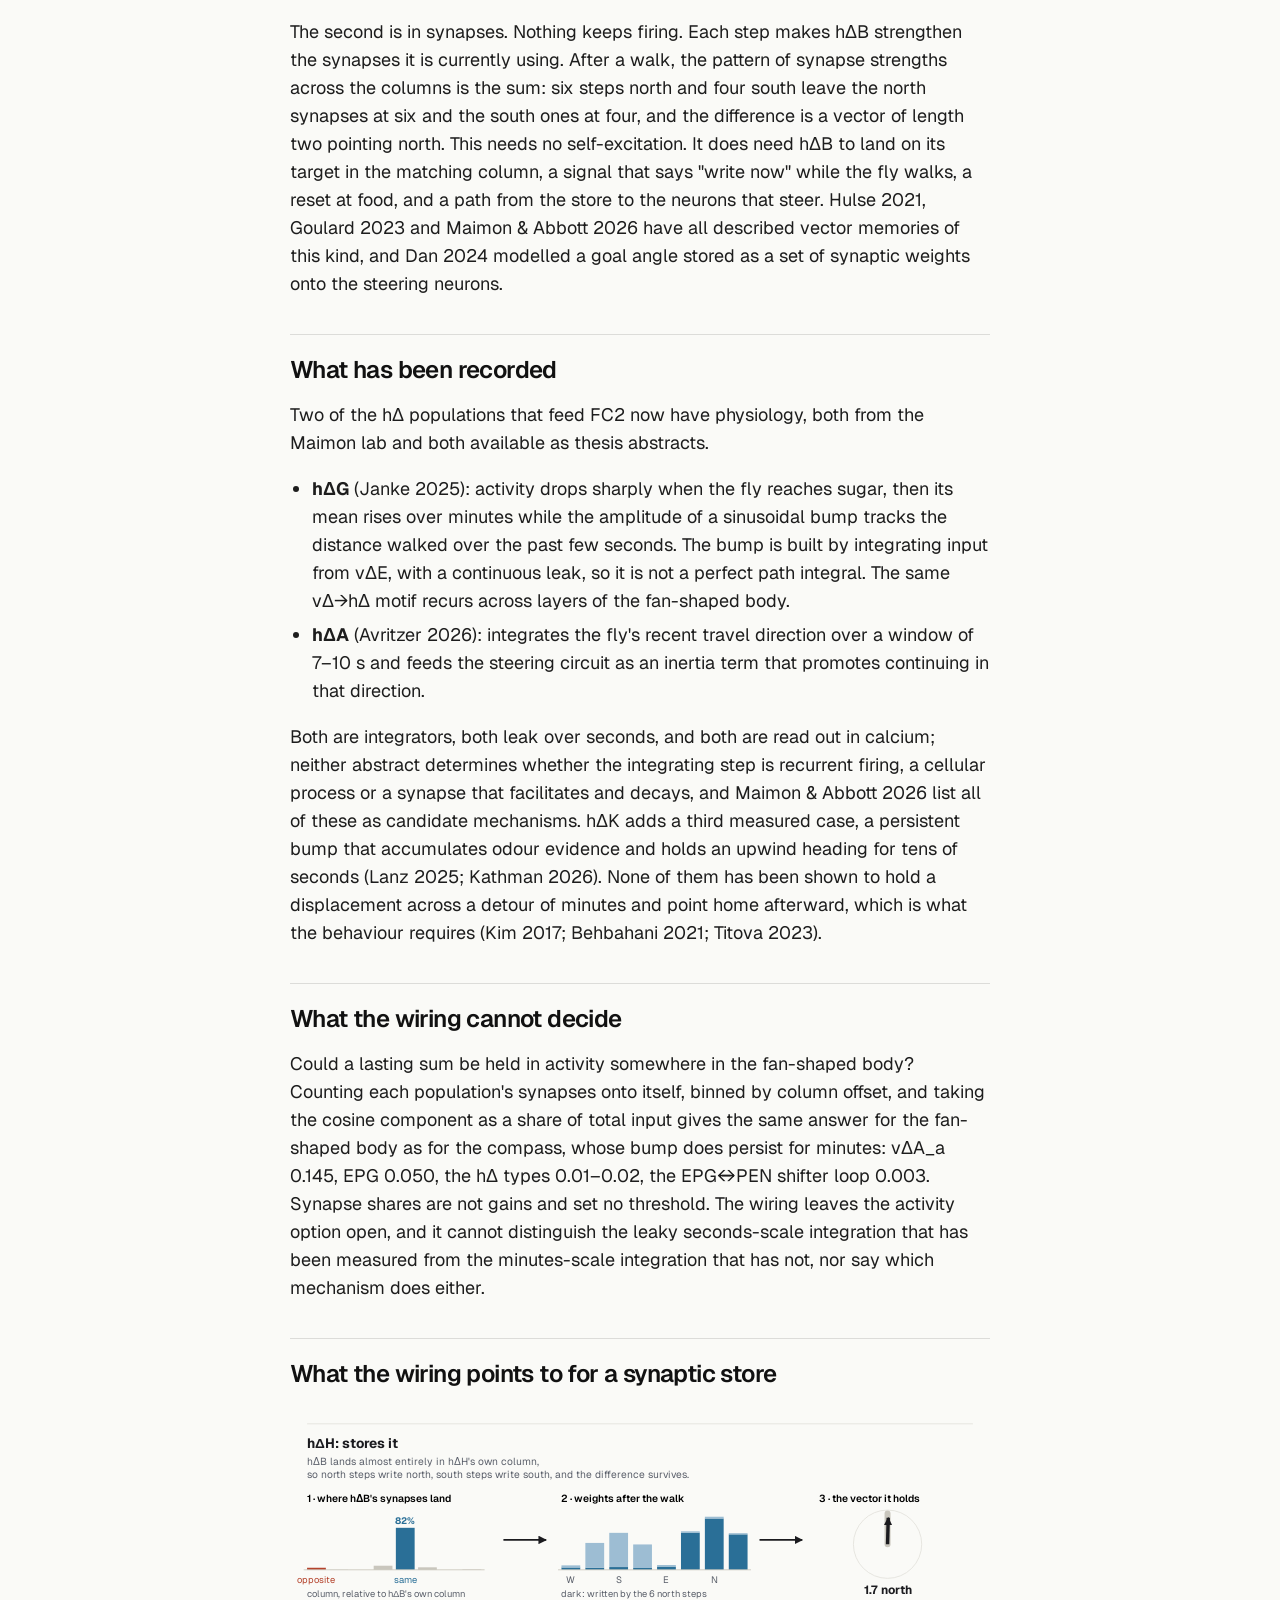
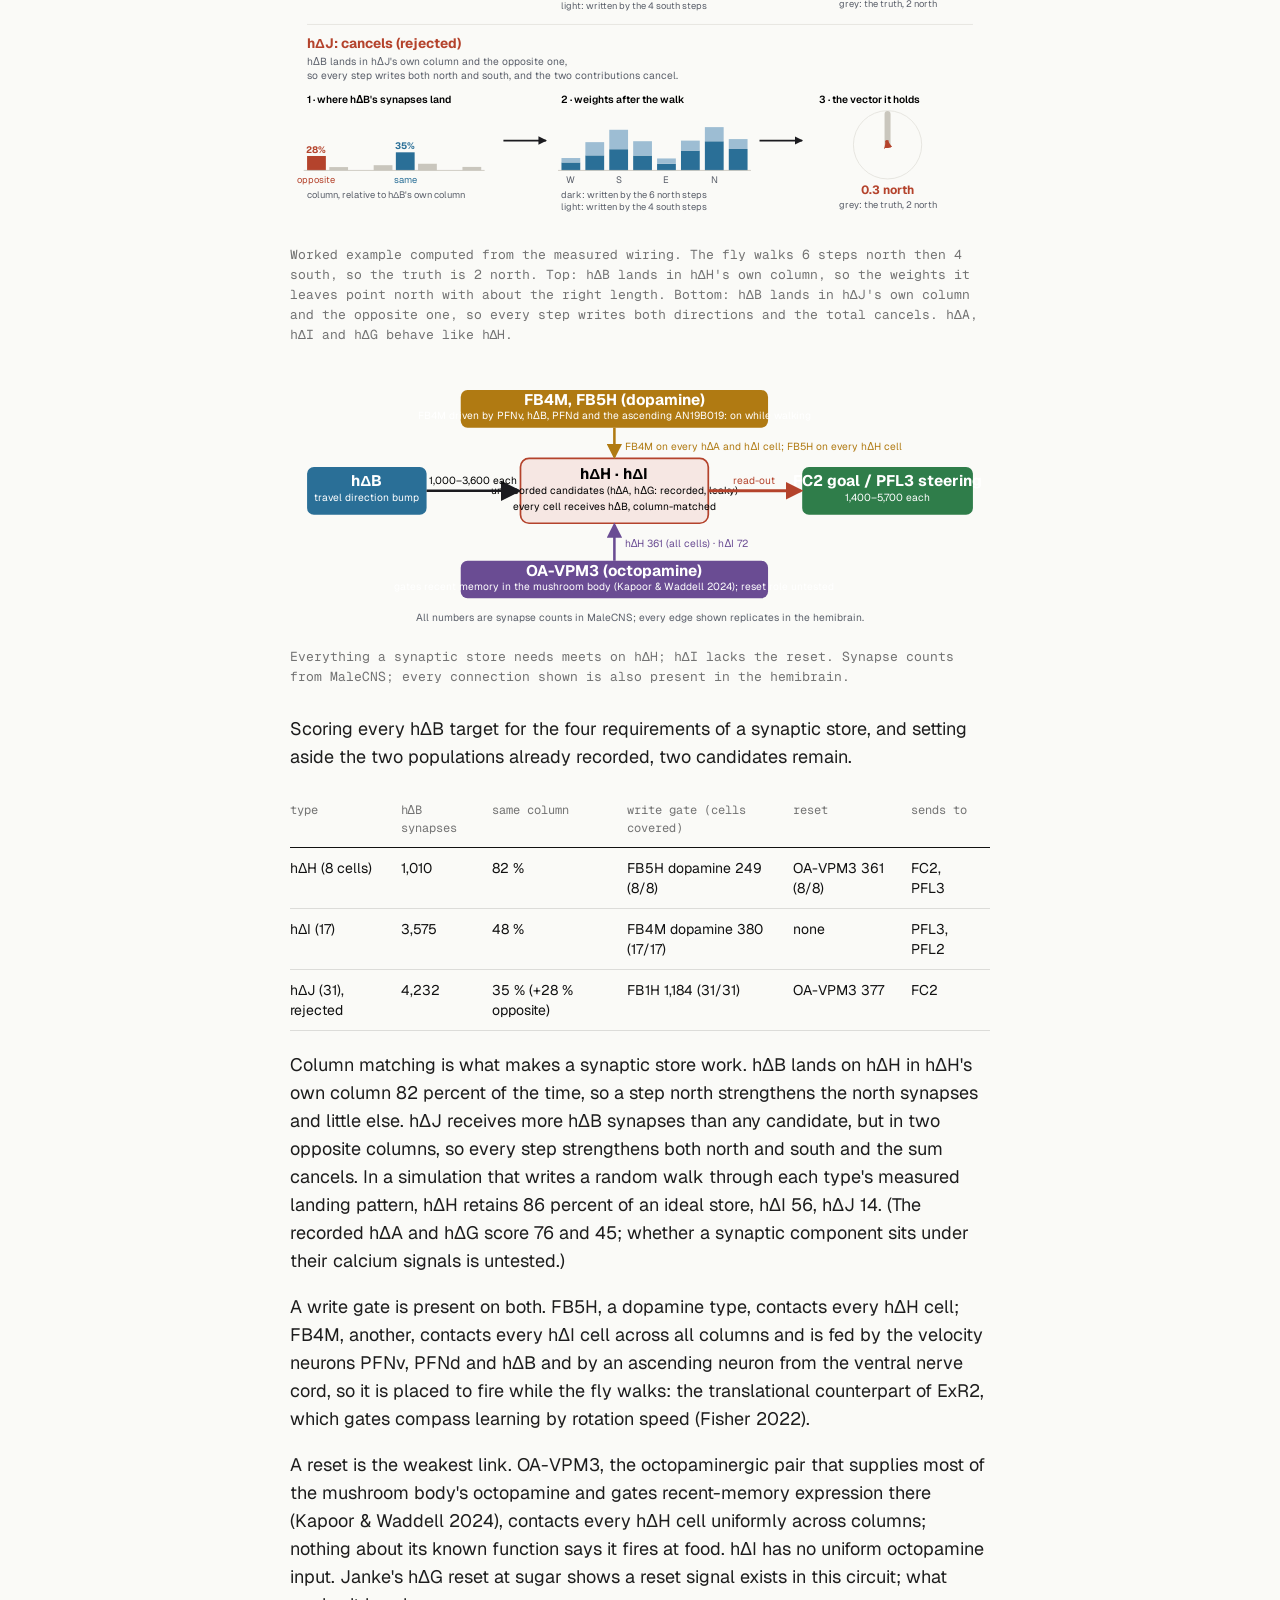
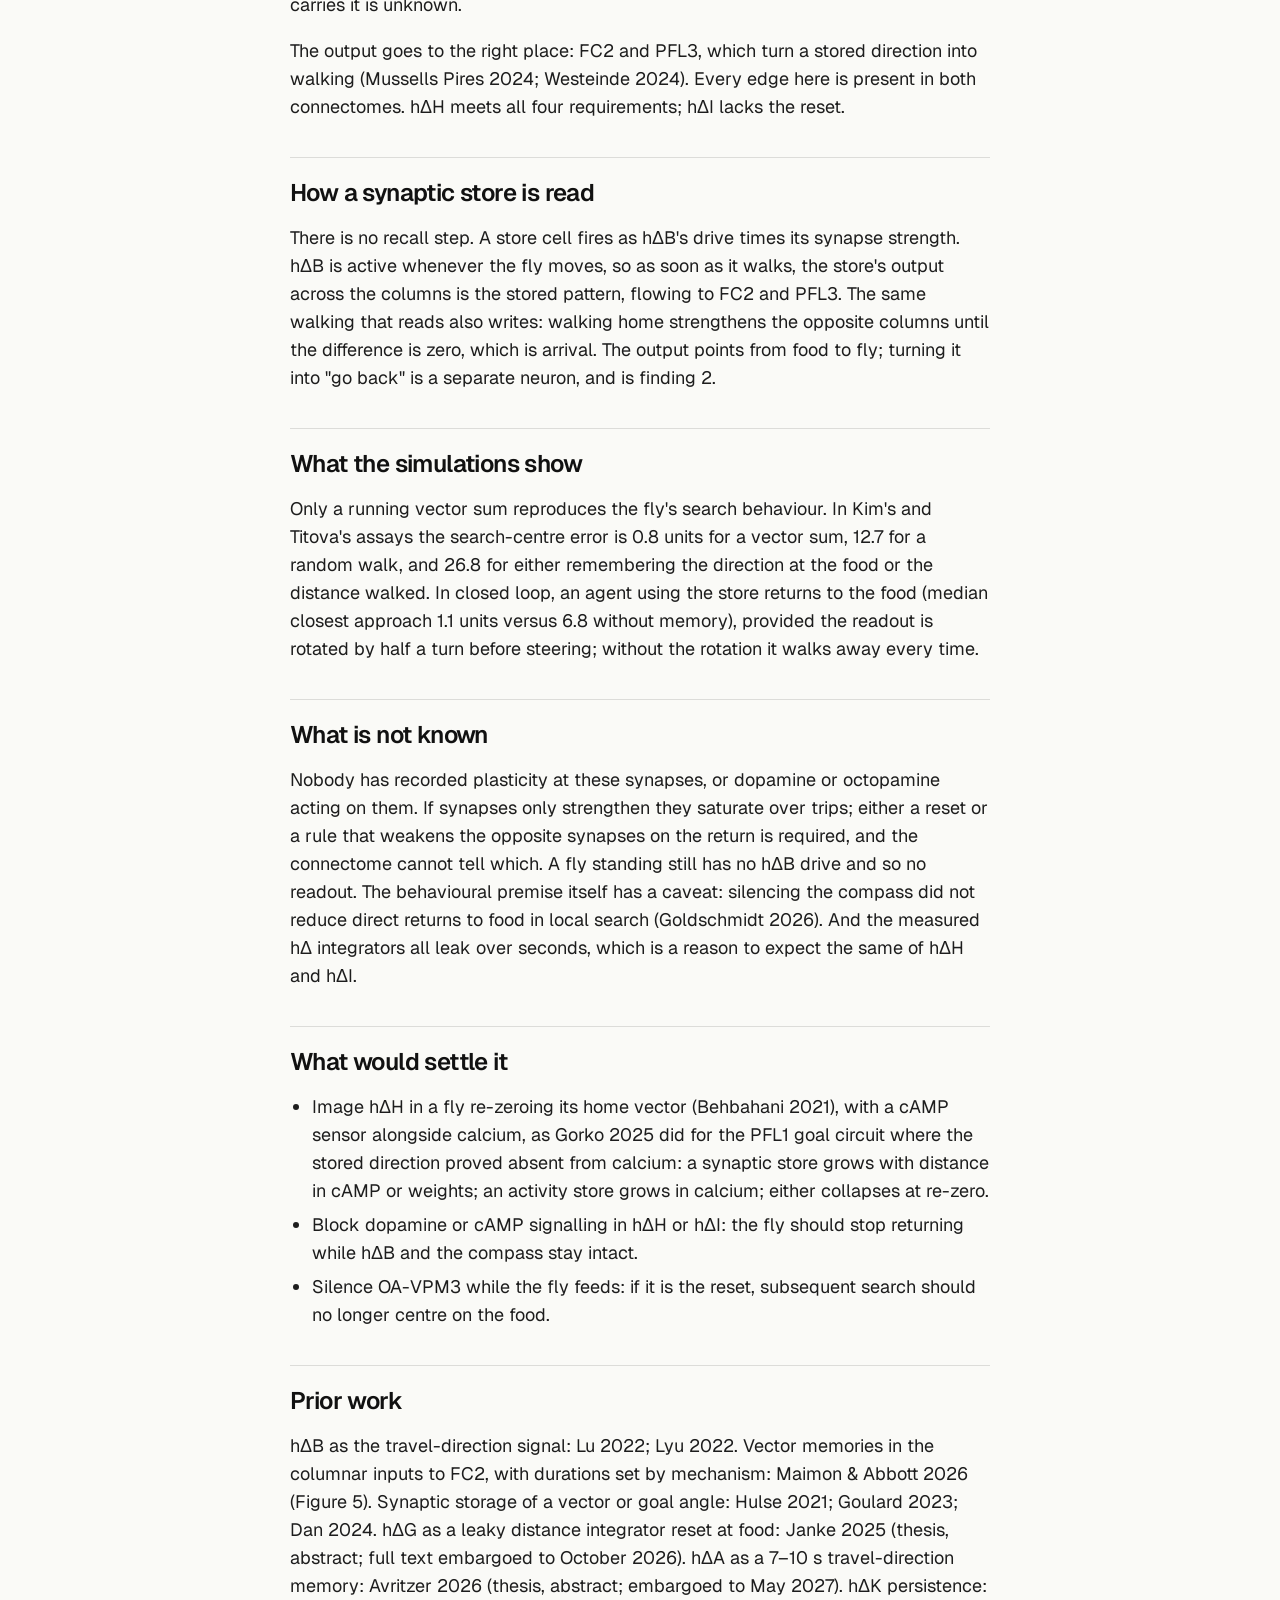
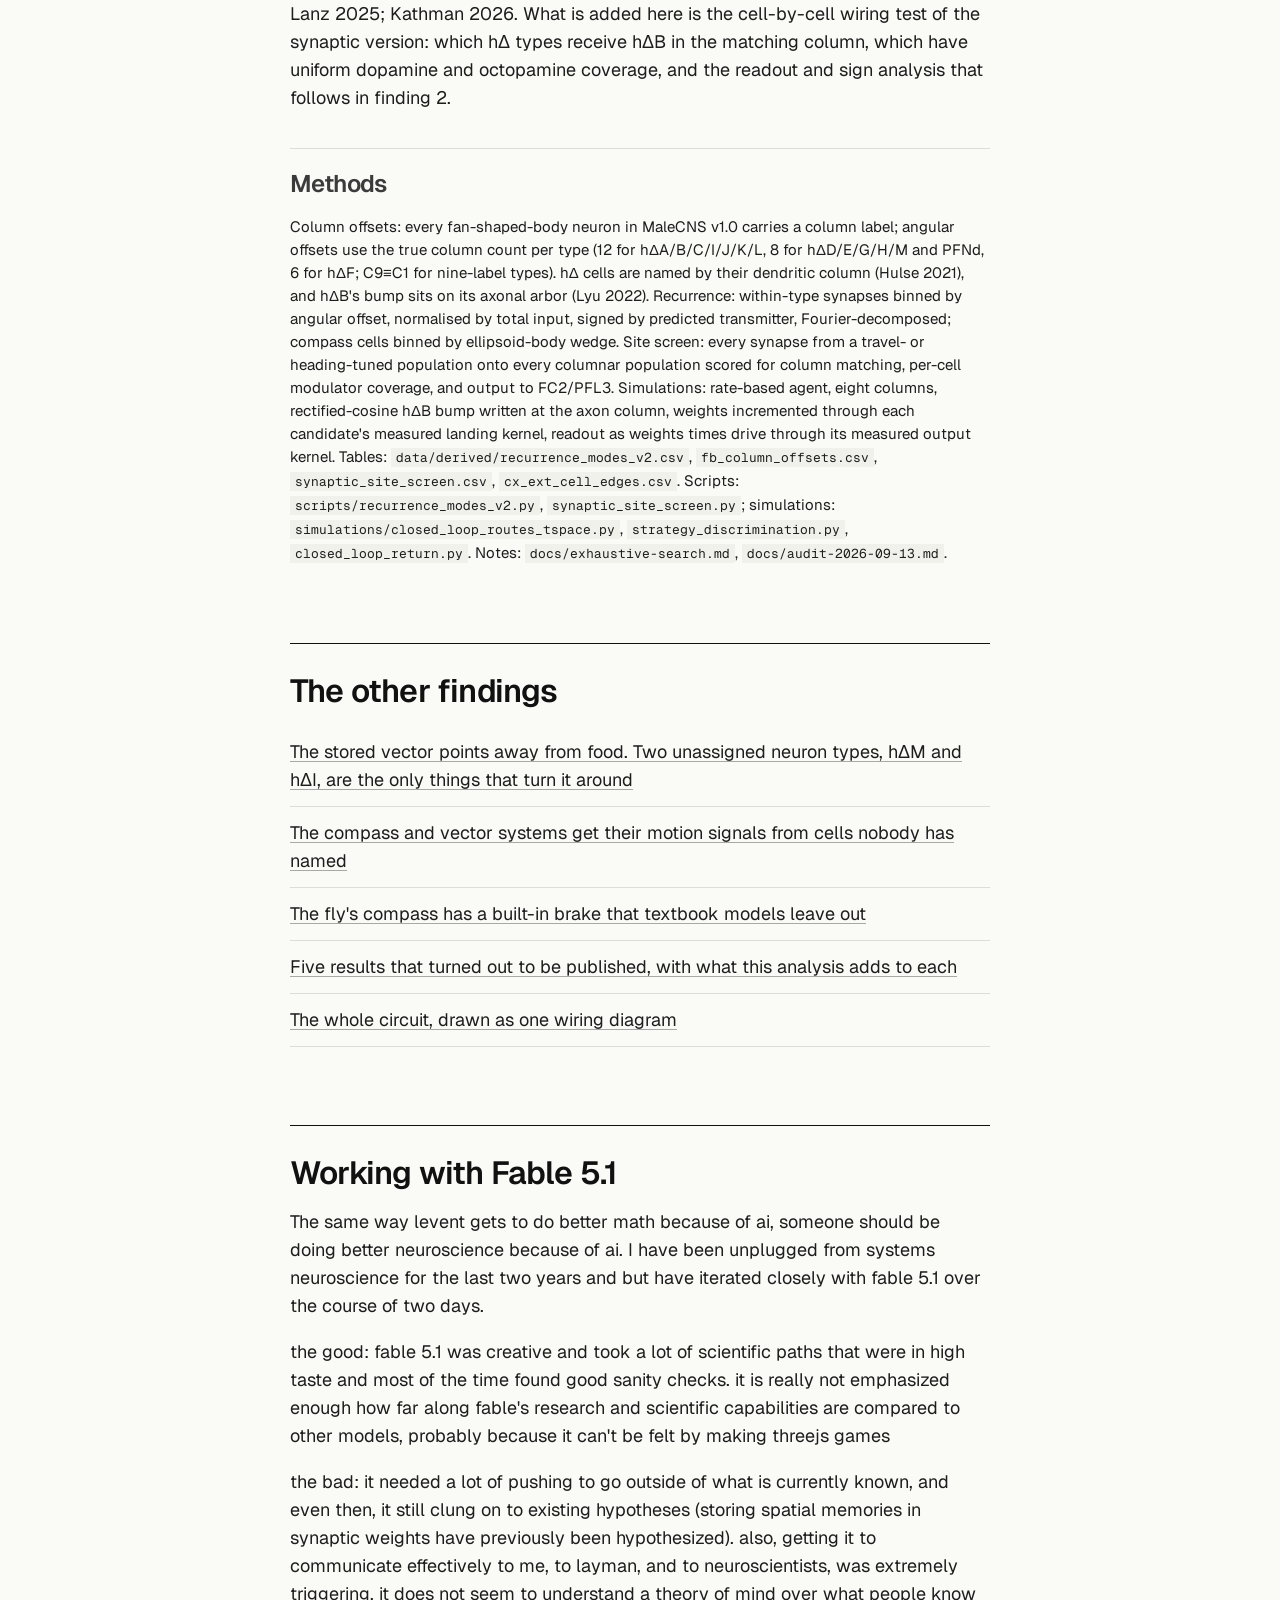
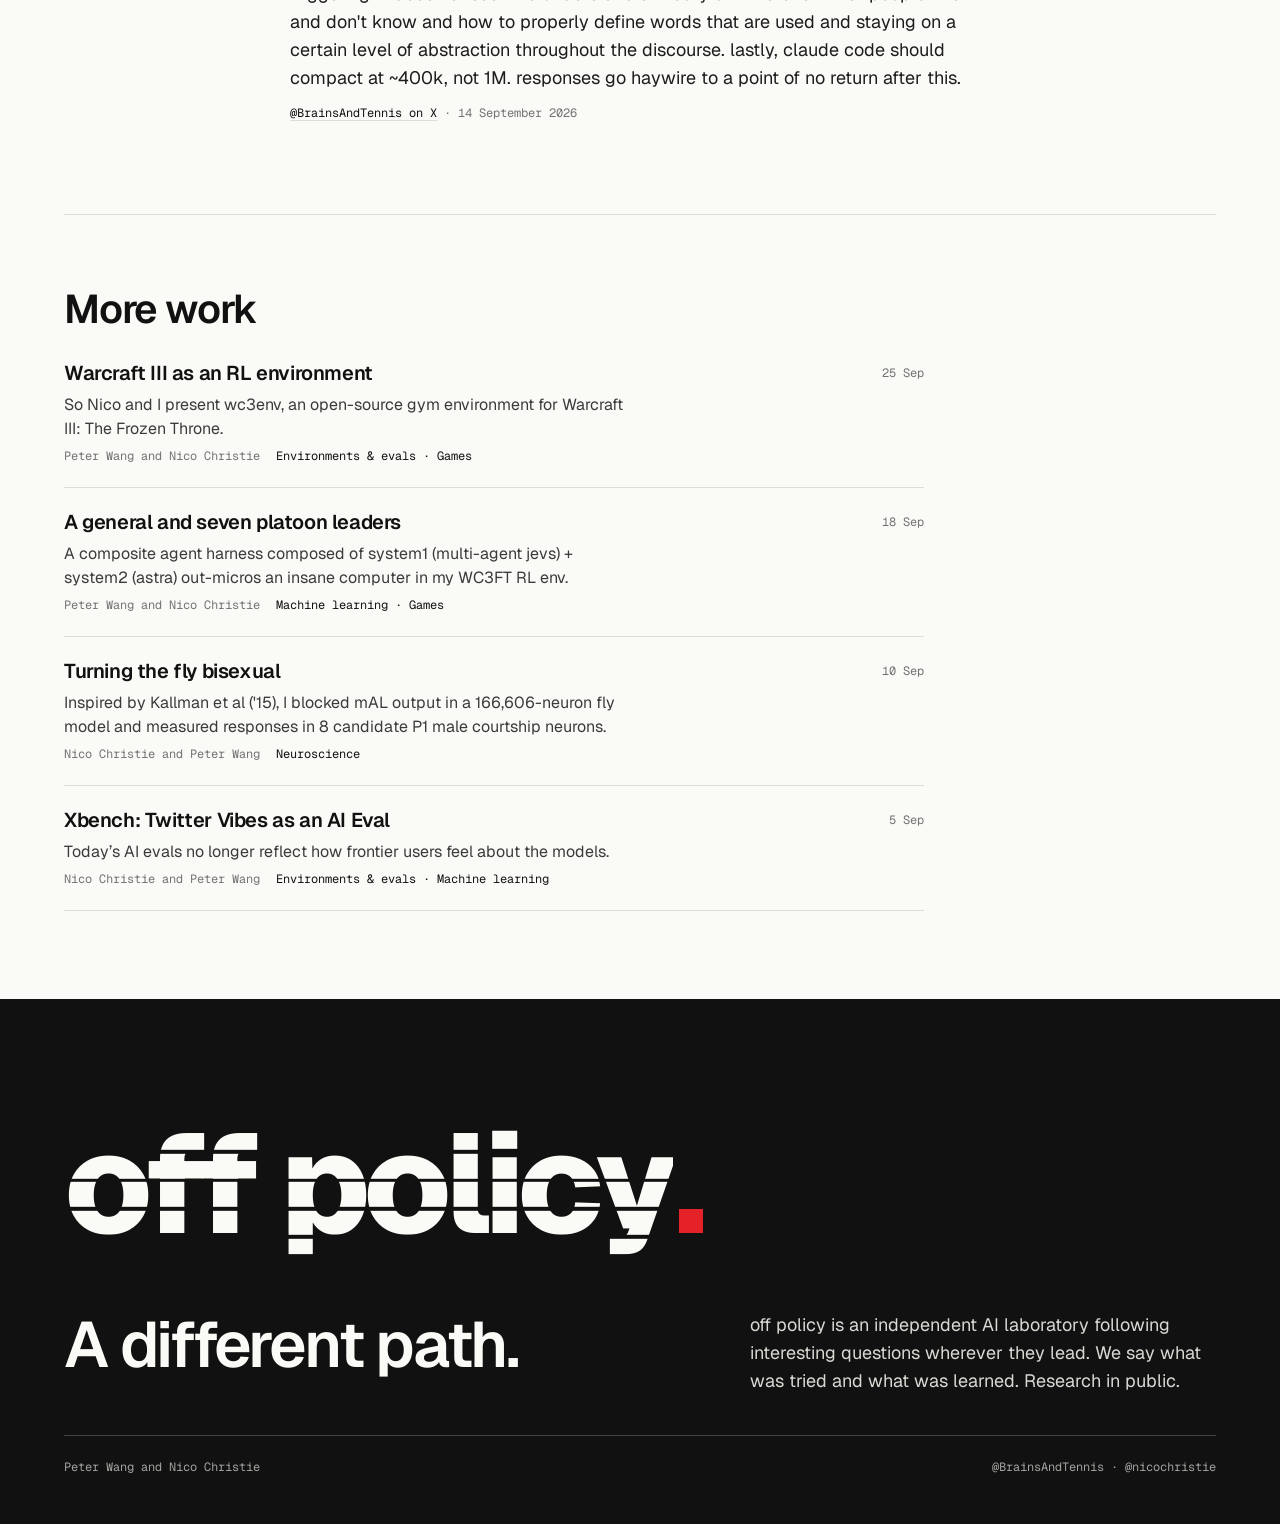
<file: work/fast-weights/index.html>
<!doctype html>
<html lang="en">
<head>
<meta charset="utf-8">
<meta name="viewport" content="width=device-width, initial-scale=1">
<title>Fast-weight continual learning in a fly · off policy</title>
<meta name="description" content="A fly that leaves a drop of food and wanders in the dark can always find its way back.">
<meta property="og:title" content="Fast-weight continual learning in a fly · off policy"><meta property="og:description" content="A fly that leaves a drop of food and wanders in the dark can always find its way back."><meta property="og:site_name" content="off policy">
<meta name="theme-color" content="#FAFAF7">
<link rel="icon" type="image/svg+xml" href="data:image/svg+xml,%3Csvg xmlns=%27http://www.w3.org/2000/svg%27 viewBox=%270 0 32 32%27%3E%3Crect x=%274%27 y=%274%27 width=%2724%27 height=%2724%27 fill=%27%23E52228%27/%3E%3C/svg%3E">
<link rel="apple-touch-icon" href="/apple-touch-icon.png">
<link rel="preconnect" href="https://fonts.googleapis.com"><link rel="preconnect" href="https://fonts.gstatic.com" crossorigin>
<link rel="stylesheet" href="https://fonts.googleapis.com/css2?family=Geist:wght@400;500;600;800&family=Geist+Mono:wght@400&display=swap">
<link rel="stylesheet" href="/assets/site.css">

</head>
<body data-page="writeup" data-slug="fast-weights">
<header class="top wrap">
  <a class="wordmark" href="/" aria-label="off policy, home"><span class="wm">off policy</span><span class="dot" aria-hidden="true"></span></a>
  <nav aria-label="Site"><a href="/#work">Work</a><span aria-hidden="true">/</span><a href="/#x">From X</a><span aria-hidden="true">/</span><a href="/#about">About</a></nav>
</header>
<main>

  <article>
    <header class="w-head wrap">
      <p class="kicker"><a href="/#neuro">Neuroscience</a> <span aria-hidden="true">/</span> <a href="/#ml">Machine learning</a><span>14 September 2026</span></p>
      <h1>Fast-weight continual learning in a fly</h1>
      <p class="by">Peter Wang and Nico Christie</p>
      <p class="actions"><a class="link" href="https://pwang724.github.io/fly-circuit-exploration/" target="_blank" rel="noopener noreferrer">Peter’s findings</a><a class="link" href="https://github.com/pwang724/fly-circuit-exploration" target="_blank" rel="noopener noreferrer">Code on GitHub</a><a class="link" href="https://github.com/nicodunks/continuouslearning" target="_blank" rel="noopener noreferrer">Nico’s training plan</a></p>
    </header>
    <figure class="w-art wrap" aria-hidden="true" style="margin:0 auto"><canvas id="artDots"></canvas></figure>
    <div class="prose wrap">
<section class="thread"><h2>In our words</h2><p class="big">I and @nicochristie ran the fly connectome and found the group of neurons (hΔH, hΔA, hΔI and hΔG) that could allow the fly to navigate using fast synaptic weight updates, not neural activations. This is fast-weight continual learning in a fly, something current LLMs don't do!</p><p class="src"><a href="https://x.com/BrainsAndTennis/status/2099561733056794645" target="_blank" rel="noopener noreferrer">@BrainsAndTennis on X</a> · 14 September 2026</p><p>The navigational system of the fruit fly is a crown jewel of systems neuroscience due to the work of some seminal neuroscientists (Larry Abbott, Gaby Maimon, Vivek Jayaraman, Barbara Webb), but it is an unfinished story.</p><p>A fly that leaves a drop of food and wanders in the dark can always find its way back. To do that it has to keep a running sum of every step it has taken, a process called path integration. The neurons that report each step are known, but the neurons that add the steps up have never been found.</p><p>There are two ways a brain can hold a sum like that. The usual answer is that some neurons holds it in activations and sustains these activations by exciting each other in a loop tuned so precisely that the signal neither fades nor blows up. Most models of navigation assumes this, and it is how RNNs and LLMs hold state too. The other answer is that nothing keeps firing at all. Each step is encoded into synaptic strengths (aka weights), and the sum of all synaptic strengths is the sum of the journey. A few papers have suggested the fly works this way but nobody has pointed to any candidate neurons, until now.</p><p>Four neuron types, hΔH, hΔA, hΔI and hΔG, have no known functions, but we found that they have every ingredient option 2 needs. They receive input from neurons that report each step taken, they receive velocity-sensitive dopamine input that could gate memory writing, and they receive a reward-sensitive octopamine neuron that could reset the synaptic weights at food arrival. Simulations confirm this is a viable candidate for path integration.</p><p>This is the key finding, but we have posted 3 other findings in links below. We tried to be exhaustive with published papers but may have very well missed some key published results, so inviting the cogniscenti to engage.</p><p class="src"><a href="https://x.com/BrainsAndTennis/status/2099561735648890898" target="_blank" rel="noopener noreferrer">@BrainsAndTennis on X</a> · 14 September 2026</p><p class="big">What started off as trying to turn the fly gay might have led to the first meaningful scientific finding from the connectome release</p><p class="src"><a href="https://x.com/nicochristie/status/2099562328849338402" target="_blank" rel="noopener noreferrer">@nicochristie on X</a> · 14 September 2026</p></section><aside class="claimbox"><p class="label">What this is</p><p>A connectome-mining exercise done with an LLM over two days in September 2026, audited afterwards. It reads the connectome and the literature and reports no new experiments. Each finding page opens with a box labelling every claim as already published, measured here in the wiring, simulated here, or proposed here and untested. Candidate neurons for vector memory were proposed by Maimon &amp; Abbott 2026 and two have since been recorded (Janke 2025; Avritzer 2026); the contribution here is the wiring screen that ranks the unrecorded ones. Corrections are logged in the audit. <a href="https://pwang724.github.io/fly-circuit-exploration/" target="_blank" rel="noopener noreferrer">Read it on Peter's site</a>, including the <a href="https://github.com/pwang724/fly-circuit-exploration/blob/main/docs/audit-2026-09-13.md" target="_blank" rel="noopener noreferrer">audit</a>.</p></aside><section class="finding"><p class="label">Finding 1 of 4 · the missing middle of the circuit</p><h2 class="finding-title">The fly's running sum of its own steps may be held in synapse strengths, on two hΔ neuron types nobody has recorded</h2>
  
<div class="status"><b>What kind of claim each statement is.</b> This page reads the connectome and the literature; every claim is one of the following.<ul><li><b>Already published:</b> the idea that the columnar inputs to FC2 store vectors is Maimon &amp; Abbott 2026; synaptic vector memory is Hulse 2021, Goulard 2023, Dan 2024. hΔG (Janke 2025) and hΔA (Avritzer 2026) have been recorded as leaky integrators over seconds; the mechanism, activity or synaptic, is not determined.</li><li><b>Measured here in the wiring:</b> which hΔ types receive hΔB in the matching column, and per-cell dopamine and octopamine coverage, in two connectomes.</li><li><b>Simulated here:</b> a toy agent showing a vector sum can home.</li><li><b>Proposed here, untested:</b> a synaptic store at hΔH or hΔI, both unrecorded.</li></ul></div>
<p class="summary"><b>Summary.</b> A fly that leaves food and wanders in the dark can walk straight back, so it keeps a running vector sum of its steps. The neurons that report each step, hΔB, are known. Maimon &amp; Abbott 2026 proposed that the columnar populations feeding the goal neurons FC2 could each store a vector, for different durations, as activity or as synaptic weights; two of those populations have since been recorded in the Maimon lab and both integrate over seconds, with a leak (hΔG: Janke 2025; hΔA: Avritzer 2026); whether the integration is done by firing or by synapses is not yet determined. A minutes-long sum that survives a detour has not been found in any of them. This page asks what the wiring says about a synaptic version: hΔB's travel-direction bump lands on hΔH and hΔI in the matching column, so each step would strengthen only the synapses for its direction and the weight pattern across columns would be the sum; dopamine types cover every cell of both as a write gate; and their outputs reach FC2 and the steering neurons PFL3. The connectome cannot decide between activity and synaptic storage, and it cannot tell a leaky integrator from a lasting one. What it can do is say where to look, and hΔH and hΔI have not been looked at.</p>
<div class="anim" id="storeAnim">
  <svg viewBox="0 0 820 300" width="100%" role="img" aria-label="Animation: a walk being written into synapse strengths">
    <defs><marker id="sa" markerWidth="10" markerHeight="10" refX="9" refY="5" orient="auto" markerUnits="userSpaceOnUse"><path d="M0,0 L10,5 L0,10 z" fill="#1b1b1f"/></marker></defs>
    <text x="20" y="22" font-weight="700" font-size="14">The walk</text>
    <circle cx="110" cy="230" r="7" fill="#b4432c"/><text x="110" y="250" text-anchor="middle" font-size="11">food</text>
    <polyline id="saTrail" points="" fill="none" stroke="#9dbdd3" stroke-width="3"/>
    <circle id="saFly" cx="110" cy="230" r="6" fill="#1b1b1f"/>
    <text id="saStep" x="20" y="285" font-size="12" fill="#5a5f6a"></text>
    <text x="300" y="22" font-weight="700" font-size="14">hΔB right now</text>
    <g id="saBump"></g>
    <text x="300" y="150" font-weight="700" font-size="14">Synapse strengths (the store)</text>
    <g id="saW"></g>
    <text x="640" y="22" font-weight="700" font-size="14">What the store holds</text>
    <circle cx="720" cy="120" r="55" fill="none" stroke="#e3e2dc"/>
    <text x="720" y="58" text-anchor="middle" font-size="10" fill="#5a5f6a">N</text>
    <line id="saVec" x1="720" y1="120" x2="720" y2="120" stroke="#1b1b1f" stroke-width="4" marker-end="url(#sa)"/>
    <text id="saVecT" x="720" y="200" text-anchor="middle" font-size="13" font-weight="700"></text>
    <text x="720" y="220" text-anchor="middle" font-size="11" fill="#5a5f6a">read from the weights</text>
  </svg>
  <div class="ctl"><button id="saPlay">Pause</button><button id="saReset">Restart</button><span>The fly walks 6 steps north, 4 south, 3 east. Each step, hΔB's bump strengthens the synapses in its own column. The weights are the running sum; the arrow is what a downstream reader sees. <a href="https://pwang724.github.io/fly-circuit-exploration/findings/01-how-it-works.html" target="_blank" rel="noopener noreferrer">Step-by-step version →</a></span></div>
</div>
<script>
(function(){
  const N=8, cols=[...Array(N).keys()].map(i=>i*2*Math.PI/N); // 0=E, 2=N, 4=W, 6=S
  const disp=[4,5,6,7,0,1,2,3], lab={4:'W',6:'S',0:'E',2:'N'};
  const plan=[...Array(6).fill(Math.PI/2),...Array(4).fill(-Math.PI/2),...Array(3).fill(0)];
  let W=new Array(N).fill(0), k=0, t=0, playing=true, trail=[[110,230]];
  const g=id=>document.getElementById(id);
  function bars(gid,vals,base,scale,fill){const el=g(gid);let s='';disp.forEach((c,i)=>{const x=300+i*36,h=vals[c]*scale;s+=`<rect x="${x}" y="${base-h}" width="28" height="${h}" fill="${fill}"/>`;if(lab[c]!==undefined)s+=`<text x="${x+14}" y="${base+14}" text-anchor="middle" font-size="11" fill="#5a5f6a">${lab[c]}</text>`;});s+=`<line x1="296" y1="${base}" x2="${300+N*36}" y2="${base}" stroke="#c9c6bd"/>`;el.innerHTML=s;}
  function bump(h){return cols.map(c=>Math.max(0,Math.cos(c-h)));}
  function draw(h){
    bars('saBump',h===null?new Array(N).fill(0):bump(h),110,60,'#2a6f97');
    bars('saW',W,270,14,'#1b1b1f');
    let re=0,im=0;W.forEach((w,i)=>{re+=w*Math.cos(cols[i]);im+=w*Math.sin(cols[i]);});
    const L=Math.hypot(re,im)/2, a=Math.atan2(im,re);
    g('saVec').setAttribute('x2',720+L*9*Math.cos(a));g('saVec').setAttribute('y2',120-L*9*Math.sin(a));
    g('saVecT').textContent=L<0.2?'nothing stored':`${L.toFixed(1)} steps at ${((450-Math.round(a*180/Math.PI))%360)}°`;
    g('saStep').textContent=k>=plan.length?'done: fly is 2 north, 3 east of the food':`step ${k+1} of ${plan.length}: ${k<6?'north':k<10?'south':'east'}`;
  }
  function tick(){
    if(!playing)return;
    t+=1;
    if(k<plan.length){const h=plan[k];const f=(t%40)/40;const last=trail[trail.length-1];const [x0,y0]=trail[trail.length-1];
      g('saFly').setAttribute('cx',x0+15*f*Math.cos(h));g('saFly').setAttribute('cy',y0-15*f*Math.sin(h));
      draw(h);
      if(t%40===0){bump(h).forEach((b,i)=>W[i]+=b);trail.push([x0+15*Math.cos(h),y0-15*Math.sin(h)]);g('saTrail').setAttribute('points',trail.map(p=>p.join(',')).join(' '));k++;draw(k<plan.length?plan[k]:null);}
    } else if(t%40===0&&t>plan.length*40+120){reset();}
    requestAnimationFrame(tick);
  }
  function reset(){W=new Array(N).fill(0);k=0;t=0;trail=[[110,230]];g('saTrail').setAttribute('points','');g('saFly').setAttribute('cx',110);g('saFly').setAttribute('cy',230);draw(plan[0]);}
  g('saPlay').onclick=()=>{playing=!playing;g('saPlay').textContent=playing?'Pause':'Play';if(playing)tick();};
  g('saReset').onclick=()=>{reset();};
  reset();tick();
})();
</script>

<h2>The question</h2>
<p>To return to a place it cannot see, the fly must know the vector from that place to itself: the sum of every step since leaving, each step counted in world coordinates. The fan-shaped body has the neurons that report each step: about twenty hΔB cells whose bump of activity sits at the column matching the direction the fly is moving, with height proportional to speed (Lu 2022; Lyu 2022). Each column is a compass direction, so the bump is the current step as a vector. The question is what adds these steps up, and for how long.</p>
<h2>Two ways to hold a running sum</h2>
<figure>
    <svg viewBox="0 0 820 250" width="100%" role="img" aria-label="Activity versus synaptic integration">
      <defs><marker id="b" markerWidth="8" markerHeight="8" refX="7" refY="4" orient="auto" markerUnits="strokeWidth"><path d="M0,0 L8,4 L0,8 z" fill="#1b1b1f"/></marker><marker id="r" markerWidth="8" markerHeight="8" refX="7" refY="4" orient="auto" markerUnits="strokeWidth"><path d="M0,0 L8,4 L0,8 z" fill="#b4432c"/></marker></defs>
      <text x="20" y="22" font-weight="700">A · activity integrator</text>
      <rect x="20" y="40" width="120" height="44" rx="8" fill="#2a6f97"/><text x="80" y="66" text-anchor="middle" fill="#fff" font-weight="700">hΔB bump</text>
      <rect x="230" y="40" width="170" height="44" rx="8" fill="#5a86a8"/><text x="315" y="60" text-anchor="middle" fill="#fff" font-weight="700">integrator population</text><text x="315" y="76" text-anchor="middle" fill="#fff" font-size="12">bump = running total</text>
      <line x1="140" y1="62" x2="228" y2="62" stroke="#1b1b1f" stroke-width="2" marker-end="url(#b)"/>
      <path d="M330 84 C 380 130, 250 130, 300 86" fill="none" stroke="#b4432c" stroke-width="3" marker-end="url(#r)"/><text x="315" y="145" text-anchor="middle" fill="#b4432c" font-size="12" font-weight="700">recurrence, gain ≈ 1 required</text>
      <text x="20" y="200" font-size="12" fill="#5a5f6a">Memory = firing pattern. Needs strong, structured self-connections.</text>
      <text x="440" y="16" font-weight="700">B · synaptic integrator</text>
      <rect x="440" y="40" width="120" height="44" rx="8" fill="#2a6f97"/><text x="500" y="66" text-anchor="middle" fill="#fff" font-weight="700">hΔB bump</text>
      <rect x="650" y="40" width="150" height="44" rx="8" fill="#f6e7e3" stroke="#b4432c" stroke-width="2"/><text x="725" y="60" text-anchor="middle" font-weight="700">store population</text><text x="725" y="76" text-anchor="middle" font-size="12">fires only when driven</text>
      <g stroke="#b4432c" stroke-width="2"><line x1="560" y1="50" x2="648" y2="50"/><line x1="560" y1="62" x2="648" y2="62" stroke-width="5"/><line x1="560" y1="74" x2="648" y2="74" stroke-width="3"/></g>
      <text x="604" y="34" text-anchor="middle" fill="#b4432c" font-size="12" font-weight="700">memory = these synapse strengths</text>
      <rect x="440" y="130" width="130" height="34" rx="8" fill="#b07a12"/><text x="505" y="152" text-anchor="middle" fill="#fff" font-size="12" font-weight="700">"walking" modulator</text>
      <line x1="560" y1="136" x2="604" y2="84" stroke="#b07a12" stroke-width="2" marker-end="url(#b)"/>
      <rect x="440" y="180" width="130" height="34" rx="8" fill="#6a4c93"/><text x="505" y="202" text-anchor="middle" fill="#fff" font-size="12" font-weight="700">"at food" reset</text>
      <line x1="570" y1="184" x2="630" y2="84" stroke="#6a4c93" stroke-width="2" marker-end="url(#b)"/>
      <text x="440" y="240" font-size="12" fill="#5a5f6a">Memory = weights. Needs a write gate and a reset, not recurrence.</text>
    </svg>
    <figcaption>Left: an activity integrator must feed back on itself with gain near one. Right: a synaptic integrator needs no feedback, but needs a write gate and a reset. The connectome can tell these apart.</figcaption>
  </figure>
<p>The first is in activity. A population keeps firing the current total and adds each new step to it. For the total not to leak away, the population must excite itself with a gain of almost exactly one. This is how most models of path integration work.</p>
<p>The second is in synapses. Nothing keeps firing. Each step makes hΔB strengthen the synapses it is currently using. After a walk, the pattern of synapse strengths across the columns is the sum: six steps north and four south leave the north synapses at six and the south ones at four, and the difference is a vector of length two pointing north. This needs no self-excitation. It does need hΔB to land on its target in the matching column, a signal that says "write now" while the fly walks, a reset at food, and a path from the store to the neurons that steer. Hulse 2021, Goulard 2023 and Maimon &amp; Abbott 2026 have all described vector memories of this kind, and Dan 2024 modelled a goal angle stored as a set of synaptic weights onto the steering neurons.</p>
<h2>What has been recorded</h2>
<p>Two of the hΔ populations that feed FC2 now have physiology, both from the Maimon lab and both available as thesis abstracts.</p>
<ul><li><b>hΔG</b> (Janke 2025): activity drops sharply when the fly reaches sugar, then its mean rises over minutes while the amplitude of a sinusoidal bump tracks the distance walked over the past few seconds. The bump is built by integrating input from vΔE, with a continuous leak, so it is not a perfect path integral. The same vΔ→hΔ motif recurs across layers of the fan-shaped body.</li><li><b>hΔA</b> (Avritzer 2026): integrates the fly's recent travel direction over a window of 7–10 s and feeds the steering circuit as an inertia term that promotes continuing in that direction.</li></ul>
<p>Both are integrators, both leak over seconds, and both are read out in calcium; neither abstract determines whether the integrating step is recurrent firing, a cellular process or a synapse that facilitates and decays, and Maimon &amp; Abbott 2026 list all of these as candidate mechanisms. hΔK adds a third measured case, a persistent bump that accumulates odour evidence and holds an upwind heading for tens of seconds (Lanz 2025; Kathman 2026). None of them has been shown to hold a displacement across a detour of minutes and point home afterward, which is what the behaviour requires (Kim 2017; Behbahani 2021; Titova 2023).</p>
<h2>What the wiring cannot decide</h2>
<p>Could a lasting sum be held in activity somewhere in the fan-shaped body? Counting each population's synapses onto itself, binned by column offset, and taking the cosine component as a share of total input gives the same answer for the fan-shaped body as for the compass, whose bump does persist for minutes: vΔA_a 0.145, EPG 0.050, the hΔ types 0.01–0.02, the EPG↔PEN shifter loop 0.003. Synapse shares are not gains and set no threshold. The wiring leaves the activity option open, and it cannot distinguish the leaky seconds-scale integration that has been measured from the minutes-scale integration that has not, nor say which mechanism does either.</p>
<h2>What the wiring points to for a synaptic store</h2>
<figure>
<svg viewBox="0 0 820 480" width="100%" role="img" aria-label="Worked example: the same walk written into hΔH and into hΔJ">
<defs><marker id="ar" markerWidth="10" markerHeight="10" refX="9" refY="5" orient="auto" markerUnits="userSpaceOnUse"><path d="M0,0 L10,5 L0,10 z" fill="#1b1b1f"/></marker><marker id="arr" markerWidth="10" markerHeight="10" refX="9" refY="5" orient="auto" markerUnits="userSpaceOnUse"><path d="M0,0 L10,5 L0,10 z" fill="#b4432c"/></marker></defs>
<line x1="20" y1="8.0" x2="800" y2="8.0" stroke="#e3e2dc"/>
<text x="20" y="36.0" font-weight="700" font-size="16" fill="#1b1b1f">hΔH: stores it</text>
<text x="20" y="56.0" font-size="12" fill="#5a5f6a">hΔB lands almost entirely in hΔH's own column,</text>
<text x="20" y="72.0" font-size="12" fill="#5a5f6a">so north steps write north, south steps write south, and the difference survives.</text>
<text x="20" y="100.0" font-size="12" font-weight="600">1 · where hΔB's synapses land</text>
<rect x="20" y="176.6" width="22" height="2.4" fill="#b4432c"/>
<text x="31" y="194.0" text-anchor="middle" font-size="11" fill="#b4432c">opposite</text>
<rect x="46" y="178.8" width="22" height="0.2" fill="#c9c6bd"/>
<rect x="72" y="179.0" width="22" height="0.0" fill="#c9c6bd"/>
<rect x="98" y="174.2" width="22" height="4.8" fill="#c9c6bd"/>
<rect x="124" y="129.8" width="22" height="49.2" fill="#2a6f97"/>
<text x="135" y="194.0" text-anchor="middle" font-size="11" fill="#2a6f97">same</text>
<text x="135" y="125.8" text-anchor="middle" font-size="11" font-weight="700" fill="#2a6f97">82%</text>
<rect x="150" y="176.1" width="22" height="2.9" fill="#c9c6bd"/>
<rect x="176" y="179.0" width="22" height="0.0" fill="#c9c6bd"/>
<rect x="202" y="178.5" width="22" height="0.5" fill="#c9c6bd"/>
<line x1="16" y1="179.0" x2="228" y2="179.0" stroke="#c9c6bd"/>
<text x="20" y="211.0" font-size="11" fill="#5a5f6a">column, relative to hΔB's own column</text>
<line x1="250" y1="144.0" x2="300" y2="144.0" stroke="#1b1b1f" stroke-width="2" marker-end="url(#ar)"/>
<text x="318" y="100.0" font-size="12" font-weight="600">2 · weights after the walk</text>
<rect x="318" y="176.3" width="22" height="2.7" fill="#2a6f97"/>
<rect x="318" y="173.8" width="22" height="2.6" fill="#9dbdd3"/>
<text x="329.0" y="194.0" text-anchor="middle" font-size="11" fill="#5a5f6a">W</text>
<rect x="346" y="176.5" width="22" height="2.5" fill="#2a6f97"/>
<rect x="346" y="147.5" width="22" height="29.0" fill="#9dbdd3"/>
<rect x="374" y="175.8" width="22" height="3.2" fill="#2a6f97"/>
<rect x="374" y="135.7" width="22" height="40.0" fill="#9dbdd3"/>
<text x="385.0" y="194.0" text-anchor="middle" font-size="11" fill="#5a5f6a">S</text>
<rect x="402" y="176.9" width="22" height="2.1" fill="#2a6f97"/>
<rect x="402" y="149.3" width="22" height="27.6" fill="#9dbdd3"/>
<rect x="430" y="175.2" width="22" height="3.8" fill="#2a6f97"/>
<rect x="430" y="173.4" width="22" height="1.8" fill="#9dbdd3"/>
<text x="441.0" y="194.0" text-anchor="middle" font-size="11" fill="#5a5f6a">E</text>
<rect x="458" y="135.5" width="22" height="43.5" fill="#2a6f97"/>
<rect x="458" y="133.9" width="22" height="1.7" fill="#9dbdd3"/>
<rect x="486" y="118.9" width="22" height="60.1" fill="#2a6f97"/>
<rect x="486" y="116.8" width="22" height="2.2" fill="#9dbdd3"/>
<text x="497.0" y="194.0" text-anchor="middle" font-size="11" fill="#5a5f6a">N</text>
<rect x="514" y="137.5" width="22" height="41.5" fill="#2a6f97"/>
<rect x="514" y="136.1" width="22" height="1.4" fill="#9dbdd3"/>
<line x1="314" y1="179.0" x2="540" y2="179.0" stroke="#c9c6bd"/>
<text x="318" y="211.0" font-size="11" fill="#5a5f6a">dark: written by the 6 north steps</text><text x="318" y="225.0" font-size="11" fill="#5a5f6a">light: written by the 4 south steps</text>
<line x1="550" y1="144.0" x2="600" y2="144.0" stroke="#1b1b1f" stroke-width="2" marker-end="url(#ar)"/>
<text x="620" y="100.0" font-size="12" font-weight="600">3 · the vector it holds</text>
<circle cx="700" cy="149.0" r="40" fill="none" stroke="#e3e2dc"/>

<line x1="700" y1="149.0" x2="700" y2="113.0" stroke="#c9c6bd" stroke-width="7" stroke-linecap="round"/>
<line x1="700" y1="149.0" x2="700.8" y2="118.0" stroke="#1b1b1f" stroke-width="4" marker-end="url(#ar)"/>
<text x="700" y="207.0" text-anchor="middle" font-size="14" font-weight="700" fill="#1b1b1f">1.7 north</text><text x="700" y="223.0" text-anchor="middle" font-size="11" fill="#5a5f6a">grey: the truth, 2 north</text>
<line x1="20" y1="243.0" x2="800" y2="243.0" stroke="#e3e2dc"/>
<text x="20" y="271.0" font-weight="700" font-size="16" fill="#b4432c">hΔJ: cancels (rejected)</text>
<text x="20" y="291.0" font-size="12" fill="#5a5f6a">hΔB lands in hΔJ's own column and the opposite one,</text>
<text x="20" y="307.0" font-size="12" fill="#5a5f6a">so every step writes both north and south, and the two contributions cancel.</text>
<text x="20" y="335.0" font-size="12" font-weight="600">1 · where hΔB's synapses land</text>
<rect x="20" y="397.1" width="22" height="16.9" fill="#b4432c"/>
<text x="31" y="429.0" text-anchor="middle" font-size="11" fill="#b4432c">opposite</text>
<text x="31" y="393.1" text-anchor="middle" font-size="11" font-weight="700" fill="#b4432c">28%</text>
<rect x="46" y="410.1" width="22" height="3.9" fill="#c9c6bd"/>
<rect x="72" y="414.0" width="22" height="0.0" fill="#c9c6bd"/>
<rect x="98" y="407.9" width="22" height="6.1" fill="#c9c6bd"/>

<rect x="124" y="392.8" width="22" height="21.2" fill="#2a6f97"/>
<text x="135" y="429.0" text-anchor="middle" font-size="11" fill="#2a6f97">same</text>
<text x="135" y="388.8" text-anchor="middle" font-size="11" font-weight="700" fill="#2a6f97">35%</text>
<rect x="150" y="406.2" width="22" height="7.8" fill="#c9c6bd"/>

<rect x="176" y="414.0" width="22" height="0.0" fill="#c9c6bd"/>
<rect x="202" y="409.9" width="22" height="4.1" fill="#c9c6bd"/>
<line x1="16" y1="414.0" x2="228" y2="414.0" stroke="#c9c6bd"/>
<text x="20" y="446.0" font-size="11" fill="#5a5f6a">column, relative to hΔB's own column</text>
<line x1="250" y1="379.0" x2="300" y2="379.0" stroke="#1b1b1f" stroke-width="2" marker-end="url(#ar)"/>
<text x="318" y="335.0" font-size="12" font-weight="600">2 · weights after the walk</text>
<rect x="318" y="404.7" width="22" height="9.3" fill="#2a6f97"/>
<rect x="318" y="399.5" width="22" height="5.2" fill="#9dbdd3"/>
<text x="329.0" y="429.0" text-anchor="middle" font-size="11" fill="#5a5f6a">W</text>
<rect x="346" y="396.4" width="22" height="17.6" fill="#2a6f97"/>
<rect x="346" y="380.9" width="22" height="15.5" fill="#9dbdd3"/>
<rect x="374" y="389.2" width="22" height="24.8" fill="#2a6f97"/>
<rect x="374" y="366.4" width="22" height="22.7" fill="#9dbdd3"/>
<text x="385.0" y="429.0" text-anchor="middle" font-size="11" fill="#5a5f6a">S</text>
<rect x="402" y="396.6" width="22" height="17.4" fill="#2a6f97"/>
<rect x="402" y="379.8" width="22" height="16.7" fill="#9dbdd3"/>
<rect x="430" y="406.2" width="22" height="7.8" fill="#2a6f97"/>
<rect x="430" y="400.0" width="22" height="6.2" fill="#9dbdd3"/>
<text x="441.0" y="429.0" text-anchor="middle" font-size="11" fill="#5a5f6a">E</text>
<rect x="458" y="390.8" width="22" height="23.2" fill="#2a6f97"/>
<rect x="458" y="379.1" width="22" height="11.8" fill="#9dbdd3"/>
<rect x="486" y="379.9" width="22" height="34.1" fill="#2a6f97"/>
<rect x="486" y="363.3" width="22" height="16.5" fill="#9dbdd3"/>
<text x="497.0" y="429.0" text-anchor="middle" font-size="11" fill="#5a5f6a">N</text>
<rect x="514" y="388.9" width="22" height="25.1" fill="#2a6f97"/>
<rect x="514" y="377.3" width="22" height="11.6" fill="#9dbdd3"/>
<line x1="314" y1="414.0" x2="540" y2="414.0" stroke="#c9c6bd"/>
<text x="318" y="446.0" font-size="11" fill="#5a5f6a">dark: written by the 6 north steps</text><text x="318" y="460.0" font-size="11" fill="#5a5f6a">light: written by the 4 south steps</text>
<line x1="550" y1="379.0" x2="600" y2="379.0" stroke="#1b1b1f" stroke-width="2" marker-end="url(#ar)"/>
<text x="620" y="335.0" font-size="12" font-weight="600">3 · the vector it holds</text>
<circle cx="700" cy="384.0" r="40" fill="none" stroke="#e3e2dc"/>

<line x1="700" y1="384.0" x2="700" y2="348.0" stroke="#c9c6bd" stroke-width="7" stroke-linecap="round"/>
<line x1="700" y1="384.0" x2="699.0" y2="378.9" stroke="#b4432c" stroke-width="4" marker-end="url(#arr)"/>
<text x="700" y="442.0" text-anchor="middle" font-size="14" font-weight="700" fill="#b4432c">0.3 north</text><text x="700" y="458.0" text-anchor="middle" font-size="11" fill="#5a5f6a">grey: the truth, 2 north</text>
</svg>
    <figcaption>Worked example computed from the measured wiring. The fly walks 6 steps north then 4 south, so the truth is 2 north. Top: hΔB lands in hΔH's own column, so the weights it leaves point north with about the right length. Bottom: hΔB lands in hΔJ's own column and the opposite one, so every step writes both directions and the total cancels. hΔA, hΔI and hΔG behave like hΔH.</figcaption>
  </figure><figure>
    <svg viewBox="0 0 820 300" width="100%" role="img" aria-label="Where the synaptic-store ingredients converge">
      <defs><marker id="c" markerWidth="8" markerHeight="8" refX="7" refY="4" orient="auto" markerUnits="strokeWidth"><path d="M0,0 L8,4 L0,8 z" fill="#1b1b1f"/></marker><marker id="d" markerWidth="6" markerHeight="6" refX="5" refY="3" orient="auto" markerUnits="strokeWidth"><path d="M0,0 L6,3 L0,6 z" fill="#b4432c"/></marker><marker id="e" markerWidth="6" markerHeight="6" refX="5" refY="3" orient="auto" markerUnits="strokeWidth"><path d="M0,0 L6,3 L0,6 z" fill="#b07a12"/></marker><marker id="f" markerWidth="6" markerHeight="6" refX="5" refY="3" orient="auto" markerUnits="strokeWidth"><path d="M0,0 L6,3 L0,6 z" fill="#6a4c93"/></marker></defs>
      <rect x="20" y="110" width="140" height="56" rx="8" fill="#2a6f97"/><text x="90" y="132" text-anchor="middle" fill="#fff" font-weight="700">hΔB</text><text x="90" y="150" text-anchor="middle" fill="#fff" font-size="12">travel direction bump</text>
      <rect x="270" y="100" width="220" height="76" rx="10" fill="#f6e7e3" stroke="#b4432c" stroke-width="2"/><text x="380" y="124" text-anchor="middle" font-weight="700">hΔH · hΔI</text><text x="380" y="142" text-anchor="middle" font-size="12">unrecorded candidates (hΔA, hΔG: recorded, leaky)</text><text x="380" y="160" text-anchor="middle" font-size="12">every cell receives hΔB, column-matched</text>
      <line x1="160" y1="138" x2="268" y2="138" stroke="#1b1b1f" stroke-width="3" marker-end="url(#c)"/><text x="214" y="130" text-anchor="middle" font-size="12">1,000–3,600 each</text>
      <rect x="200" y="20" width="360" height="44" rx="8" fill="#b07a12"/><text x="380" y="38" text-anchor="middle" fill="#fff" font-weight="700">FB4M, FB5H (dopamine)</text><text x="380" y="54" text-anchor="middle" fill="#fff" font-size="12">FB4M driven by PFNv, hΔB, PFNd and the ascending AN19B019: on while walking</text>
      <line x1="380" y1="64" x2="380" y2="98" stroke="#b07a12" stroke-width="3" marker-end="url(#e)"/><text x="392" y="90" fill="#b07a12" font-size="12">FB4M on every hΔA and hΔI cell; FB5H on every hΔH cell</text>
      <rect x="200" y="220" width="360" height="44" rx="8" fill="#6a4c93"/><text x="380" y="238" text-anchor="middle" fill="#fff" font-weight="700">OA-VPM3 (octopamine)</text><text x="380" y="254" text-anchor="middle" fill="#fff" font-size="12">gates recent memory in the mushroom body (Kapoor & Waddell 2024); reset role untested</text>
      <line x1="380" y1="220" x2="380" y2="178" stroke="#6a4c93" stroke-width="3" marker-end="url(#f)"/><text x="392" y="204" fill="#6a4c93" font-size="12">hΔH 361 (all cells) · hΔI 72</text>
      <rect x="600" y="110" width="200" height="56" rx="8" fill="#2f7d4a"/><text x="700" y="132" text-anchor="middle" fill="#fff" font-weight="700">FC2 goal / PFL3 steering</text><text x="700" y="150" text-anchor="middle" fill="#fff" font-size="12">1,400–5,700 each</text>
      <line x1="490" y1="138" x2="598" y2="138" stroke="#b4432c" stroke-width="3.5" marker-end="url(#d)"/><text x="544" y="130" text-anchor="middle" font-size="12" fill="#b4432c">read-out</text>
      <text x="410" y="290" text-anchor="middle" fill="#5a5f6a" font-size="12">All numbers are synapse counts in MaleCNS; every edge shown replicates in the hemibrain.</text>
    </svg>
    <figcaption>Everything a synaptic store needs meets on hΔH; hΔI lacks the reset. Synapse counts from MaleCNS; every connection shown is also present in the hemibrain.</figcaption>
  </figure>
<p>Scoring every hΔB target for the four requirements of a synaptic store, and setting aside the two populations already recorded, two candidates remain.</p>
<div class="table-scroll"><table>
<tr><th class="">type</th><th class="n">hΔB synapses</th><th class="">same column</th><th class="">write gate (cells covered)</th><th class="">reset</th><th class="">sends to</th></tr>
<tr><td class="">hΔH (8 cells)</td><td class="n">1,010</td><td class="">82 %</td><td class="">FB5H dopamine 249 (8/8)</td><td class="">OA-VPM3 361 (8/8)</td><td class="">FC2, PFL3</td></tr>
<tr><td class="">hΔI (17)</td><td class="n">3,575</td><td class="">48 %</td><td class="">FB4M dopamine 380 (17/17)</td><td class="">none</td><td class="">PFL3, PFL2</td></tr>
<tr><td class="">hΔJ (31), rejected</td><td class="n">4,232</td><td class="">35 % (+28 % opposite)</td><td class="">FB1H 1,184 (31/31)</td><td class="">OA-VPM3 377</td><td class="">FC2</td></tr></table></div>
<p>Column matching is what makes a synaptic store work. hΔB lands on hΔH in hΔH's own column 82 percent of the time, so a step north strengthens the north synapses and little else. hΔJ receives more hΔB synapses than any candidate, but in two opposite columns, so every step strengthens both north and south and the sum cancels. In a simulation that writes a random walk through each type's measured landing pattern, hΔH retains 86 percent of an ideal store, hΔI 56, hΔJ 14. (The recorded hΔA and hΔG score 76 and 45; whether a synaptic component sits under their calcium signals is untested.)</p>
<p>A write gate is present on both. FB5H, a dopamine type, contacts every hΔH cell; FB4M, another, contacts every hΔI cell across all columns and is fed by the velocity neurons PFNv, PFNd and hΔB and by an ascending neuron from the ventral nerve cord, so it is placed to fire while the fly walks: the translational counterpart of ExR2, which gates compass learning by rotation speed (Fisher 2022).</p>
<p>A reset is the weakest link. OA-VPM3, the octopaminergic pair that supplies most of the mushroom body's octopamine and gates recent-memory expression there (Kapoor &amp; Waddell 2024), contacts every hΔH cell uniformly across columns; nothing about its known function says it fires at food. hΔI has no uniform octopamine input. Janke's hΔG reset at sugar shows a reset signal exists in this circuit; what carries it is unknown.</p>
<p>The output goes to the right place: FC2 and PFL3, which turn a stored direction into walking (Mussells Pires 2024; Westeinde 2024). Every edge here is present in both connectomes. hΔH meets all four requirements; hΔI lacks the reset.</p>
<h2>How a synaptic store is read</h2>
<p>There is no recall step. A store cell fires as hΔB's drive times its synapse strength. hΔB is active whenever the fly moves, so as soon as it walks, the store's output across the columns is the stored pattern, flowing to FC2 and PFL3. The same walking that reads also writes: walking home strengthens the opposite columns until the difference is zero, which is arrival. The output points from food to fly; turning it into "go back" is a separate neuron, and is finding 2.</p>
<h2>What the simulations show</h2>
<p>Only a running vector sum reproduces the fly's search behaviour. In Kim's and Titova's assays the search-centre error is 0.8 units for a vector sum, 12.7 for a random walk, and 26.8 for either remembering the direction at the food or the distance walked. In closed loop, an agent using the store returns to the food (median closest approach 1.1 units versus 6.8 without memory), provided the readout is rotated by half a turn before steering; without the rotation it walks away every time.</p>
<h2>What is not known</h2>
<p>Nobody has recorded plasticity at these synapses, or dopamine or octopamine acting on them. If synapses only strengthen they saturate over trips; either a reset or a rule that weakens the opposite synapses on the return is required, and the connectome cannot tell which. A fly standing still has no hΔB drive and so no readout. The behavioural premise itself has a caveat: silencing the compass did not reduce direct returns to food in local search (Goldschmidt 2026). And the measured hΔ integrators all leak over seconds, which is a reason to expect the same of hΔH and hΔI.</p>
<h2>What would settle it</h2>
<ul><li>Image hΔH in a fly re-zeroing its home vector (Behbahani 2021), with a cAMP sensor alongside calcium, as Gorko 2025 did for the PFL1 goal circuit where the stored direction proved absent from calcium: a synaptic store grows with distance in cAMP or weights; an activity store grows in calcium; either collapses at re-zero.</li><li>Block dopamine or cAMP signalling in hΔH or hΔI: the fly should stop returning while hΔB and the compass stay intact.</li><li>Silence OA-VPM3 while the fly feeds: if it is the reset, subsequent search should no longer centre on the food.</li></ul>
<h2>Prior work</h2>
<p>hΔB as the travel-direction signal: Lu 2022; Lyu 2022. Vector memories in the columnar inputs to FC2, with durations set by mechanism: Maimon &amp; Abbott 2026 (Figure 5). Synaptic storage of a vector or goal angle: Hulse 2021; Goulard 2023; Dan 2024. hΔG as a leaky distance integrator reset at food: Janke 2025 (thesis, abstract; full text embargoed to October 2026). hΔA as a 7–10 s travel-direction memory: Avritzer 2026 (thesis, abstract; embargoed to May 2027). hΔK persistence: Lanz 2025; Kathman 2026. What is added here is the cell-by-cell wiring test of the synaptic version: which hΔ types receive hΔB in the matching column, which have uniform dopamine and octopamine coverage, and the readout and sign analysis that follows in finding 2.</p>
<div class="methods">
<h2>Methods</h2>
<p>Column offsets: every fan-shaped-body neuron in MaleCNS v1.0 carries a column label; angular offsets use the true column count per type (12 for hΔA/B/C/I/J/K/L, 8 for hΔD/E/G/H/M and PFNd, 6 for hΔF; C9≡C1 for nine-label types). hΔ cells are named by their dendritic column (Hulse 2021), and hΔB's bump sits on its axonal arbor (Lyu 2022). Recurrence: within-type synapses binned by angular offset, normalised by total input, signed by predicted transmitter, Fourier-decomposed; compass cells binned by ellipsoid-body wedge. Site screen: every synapse from a travel- or heading-tuned population onto every columnar population scored for column matching, per-cell modulator coverage, and output to FC2/PFL3. Simulations: rate-based agent, eight columns, rectified-cosine hΔB bump written at the axon column, weights incremented through each candidate's measured landing kernel, readout as weights times drive through its measured output kernel. Tables: <code>data/derived/recurrence_modes_v2.csv</code>, <code>fb_column_offsets.csv</code>, <code>synaptic_site_screen.csv</code>, <code>cx_ext_cell_edges.csv</code>. Scripts: <code>scripts/recurrence_modes_v2.py</code>, <code>synaptic_site_screen.py</code>; simulations: <code>simulations/closed_loop_routes_tspace.py</code>, <code>strategy_discrimination.py</code>, <code>closed_loop_return.py</code>. Notes: <code>docs/exhaustive-search.md</code>, <code>docs/audit-2026-09-13.md</code>.</p>
</div>
</section><section><h2>The other findings</h2><ul class="links"><li><a href="https://pwang724.github.io/fly-circuit-exploration/findings/02-return-inverter.html" target="_blank" rel="noopener noreferrer">The stored vector points away from food. Two unassigned neuron types, hΔM and hΔI, are the only things that turn it around</a></li><li><a href="https://pwang724.github.io/fly-circuit-exploration/findings/03-velocity-sources.html" target="_blank" rel="noopener noreferrer">The compass and vector systems get their motion signals from cells nobody has named</a></li><li><a href="https://pwang724.github.io/fly-circuit-exploration/findings/04-compass-brake.html" target="_blank" rel="noopener noreferrer">The fly's compass has a built-in brake that textbook models leave out</a></li><li><a href="https://pwang724.github.io/fly-circuit-exploration/findings/05-confirmations.html" target="_blank" rel="noopener noreferrer">Five results that turned out to be published, with what this analysis adds to each</a></li><li><a href="https://pwang724.github.io/fly-circuit-exploration/circuit.html" target="_blank" rel="noopener noreferrer">The whole circuit, drawn as one wiring diagram</a></li></ul></section><section class="thread"><h2>Working with Fable 5.1</h2><p>The same way levent gets to do better math because of ai, someone should be doing better neuroscience because of ai. I have been unplugged from systems neuroscience for the last two years and but have iterated closely with fable 5.1 over the course of two days.</p><p>the good: fable 5.1 was creative and took a lot of scientific paths that were in high taste and most of the time found good sanity checks. it is really not emphasized enough how far along fable's research and scientific capabilities are compared to other models, probably because it can't be felt by making threejs games</p><p>the bad: it needed a lot of pushing to go outside of what is currently known, and even then, it still clung on to existing hypotheses (storing spatial memories in synaptic weights have previously been hypothesized). also, getting it to communicate effectively to me, to layman, and to neuroscientists, was extremely triggering. it does not seem to understand a theory of mind over what people know and don't know and how to properly define words that are used and staying on a certain level of abstraction throughout the discourse. lastly, claude code should compact at ~400k, not 1M. responses go haywire to a point of no return after this.</p><p class="src"><a href="https://x.com/BrainsAndTennis/status/2099572844686627079" target="_blank" rel="noopener noreferrer">@BrainsAndTennis on X</a> · 14 September 2026</p></section><script>
(function(){
  const N=8, cols=[...Array(N).keys()].map(i=>i*2*Math.PI/N); // 0=E, 2=N, 4=W, 6=S
  const disp=[4,5,6,7,0,1,2,3], lab={4:'W',6:'S',0:'E',2:'N'};
  const plan=[...Array(6).fill(Math.PI/2),...Array(4).fill(-Math.PI/2),...Array(3).fill(0)];
  let W=new Array(N).fill(0), k=0, t=0, playing=true, trail=[[110,230]];
  const g=id=>document.getElementById(id);
  function bars(gid,vals,base,scale,fill){const el=g(gid);let s='';disp.forEach((c,i)=>{const x=300+i*36,h=vals[c]*scale;s+=`<rect x="${x}" y="${base-h}" width="28" height="${h}" fill="${fill}"/>`;if(lab[c]!==undefined)s+=`<text x="${x+14}" y="${base+14}" text-anchor="middle" font-size="11" fill="#5a5f6a">${lab[c]}</text>`;});s+=`<line x1="296" y1="${base}" x2="${300+N*36}" y2="${base}" stroke="#c9c6bd"/>`;el.innerHTML=s;}
  function bump(h){return cols.map(c=>Math.max(0,Math.cos(c-h)));}
  function draw(h){
    bars('saBump',h===null?new Array(N).fill(0):bump(h),110,60,'#2a6f97');
    bars('saW',W,270,14,'#1b1b1f');
    let re=0,im=0;W.forEach((w,i)=>{re+=w*Math.cos(cols[i]);im+=w*Math.sin(cols[i]);});
    const L=Math.hypot(re,im)/2, a=Math.atan2(im,re);
    g('saVec').setAttribute('x2',720+L*9*Math.cos(a));g('saVec').setAttribute('y2',120-L*9*Math.sin(a));
    g('saVecT').textContent=L<0.2?'nothing stored':`${L.toFixed(1)} steps at ${((450-Math.round(a*180/Math.PI))%360)}°`;
    g('saStep').textContent=k>=plan.length?'done: fly is 2 north, 3 east of the food':`step ${k+1} of ${plan.length}: ${k<6?'north':k<10?'south':'east'}`;
  }
  function tick(){
    if(!playing)return;
    t+=1;
    if(k<plan.length){const h=plan[k];const f=(t%40)/40;const last=trail[trail.length-1];const [x0,y0]=trail[trail.length-1];
      g('saFly').setAttribute('cx',x0+15*f*Math.cos(h));g('saFly').setAttribute('cy',y0-15*f*Math.sin(h));
      draw(h);
      if(t%40===0){bump(h).forEach((b,i)=>W[i]+=b);trail.push([x0+15*Math.cos(h),y0-15*Math.sin(h)]);g('saTrail').setAttribute('points',trail.map(p=>p.join(',')).join(' '));k++;draw(k<plan.length?plan[k]:null);}
    } else if(t%40===0&&t>plan.length*40+120){reset();}
    requestAnimationFrame(tick);
  }
  function reset(){W=new Array(N).fill(0);k=0;t=0;trail=[[110,230]];g('saTrail').setAttribute('points','');g('saFly').setAttribute('cx',110);g('saFly').setAttribute('cy',230);draw(plan[0]);}
  g('saPlay').onclick=()=>{playing=!playing;g('saPlay').textContent=playing?'Pause':'Play';if(playing)tick();};
  g('saReset').onclick=()=>{reset();};
  reset();tick();
})();
</script>
    </div>
  </article>
  <section class="more wrap" aria-labelledby="m-title">
    <div class="sec-head"><h2 id="m-title">More work</h2></div>
    <div class="themes" style="max-width:860px"><a class="w-row" href="/work/wc3env/" data-art="wc3env" data-themes="envs games"><span class="t">Warcraft III as an RL environment</span><span class="d">25 Sep</span><p class="dek">So Nico and I present wc3env, an open-source gym environment for Warcraft III: The Frozen Throne.</p><span class="who">Peter Wang and Nico Christie<span class="th">Environments &amp; evals · Games</span></span></a><a class="w-row" href="/work/harness/" data-art="harness" data-themes="ml games"><span class="t">A general and seven platoon leaders</span><span class="d">18 Sep</span><p class="dek">A composite agent harness composed of system1 (multi-agent jevs) + system2 (astra) out-micros an insane computer in my WC3FT RL env.</p><span class="who">Peter Wang and Nico Christie<span class="th">Machine learning · Games</span></span></a><a class="w-row" href="/work/bisexual-fly/" data-art="bisexual-fly" data-themes="neuro"><span class="t">Turning the fly bisexual</span><span class="d">10 Sep</span><p class="dek">Inspired by Kallman et al (&#x27;15), I blocked mAL output in a 166,606-neuron fly model and measured responses in 8 candidate P1 male courtship neurons.</p><span class="who">Nico Christie and Peter Wang<span class="th">Neuroscience</span></span></a><a class="w-row" href="/work/xbench/" data-art="xbench" data-themes="envs ml"><span class="t">Xbench: Twitter Vibes as an AI Eval</span><span class="d">5 Sep</span><p class="dek">Today’s AI evals no longer reflect how frontier users feel about the models.</p><span class="who">Nico Christie and Peter Wang<span class="th">Environments &amp; evals · Machine learning</span></span></a></div>
  </section>

</main>
<footer class="about" id="about">
  <div class="wrap">
    <span class="wordmark" aria-hidden="true"><span class="wm">off policy</span><span class="dot" aria-hidden="true"></span></span>
    <h2>A different path.</h2>
    <p class="pos">off policy is an independent AI laboratory following interesting questions wherever they lead. We say what was tried and what was learned. Research in public.</p>
    <div class="foot"><span>Peter Wang and Nico Christie</span><span><a href="https://x.com/BrainsAndTennis" target="_blank" rel="noopener noreferrer">@BrainsAndTennis</a> · <a href="https://x.com/nicochristie" target="_blank" rel="noopener noreferrer">@nicochristie</a></span></div>
  </div>
</footer>
<script src="/assets/app.js" defer></script>
</body>
</html>
</file>
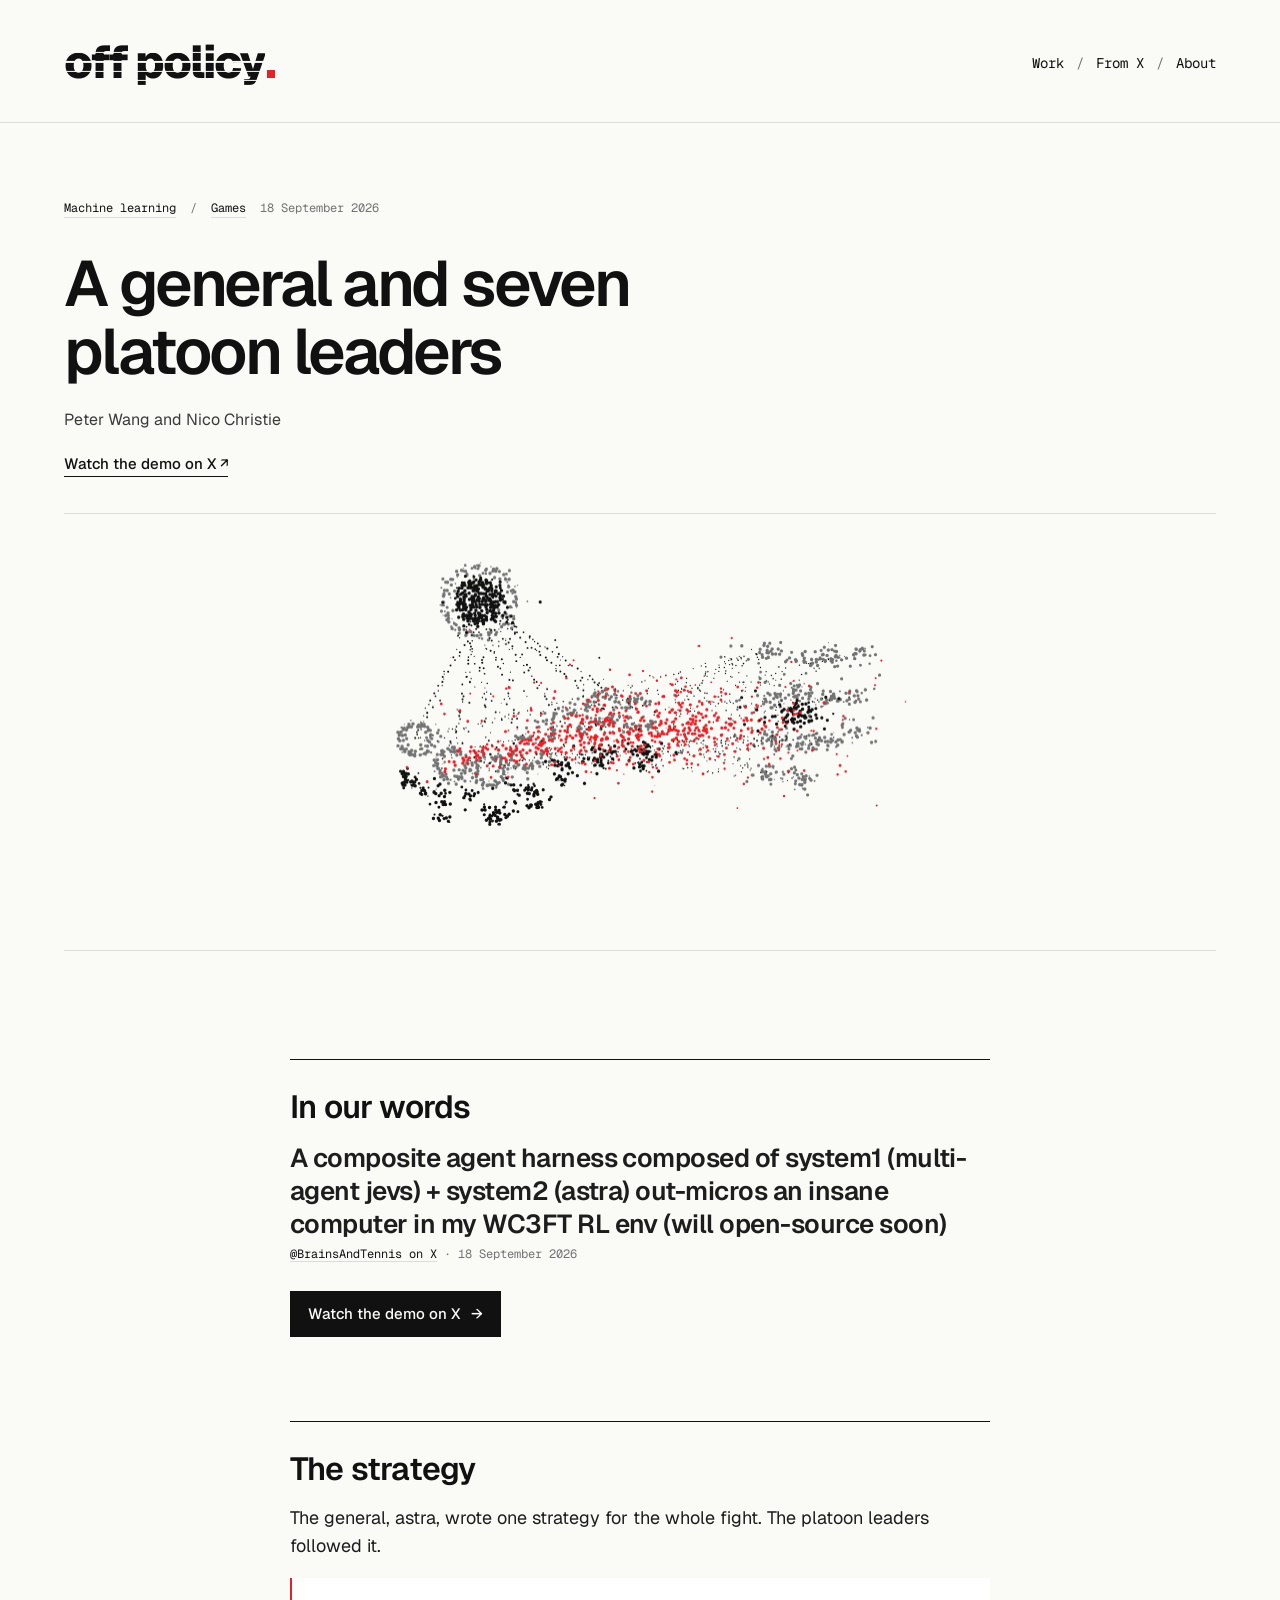
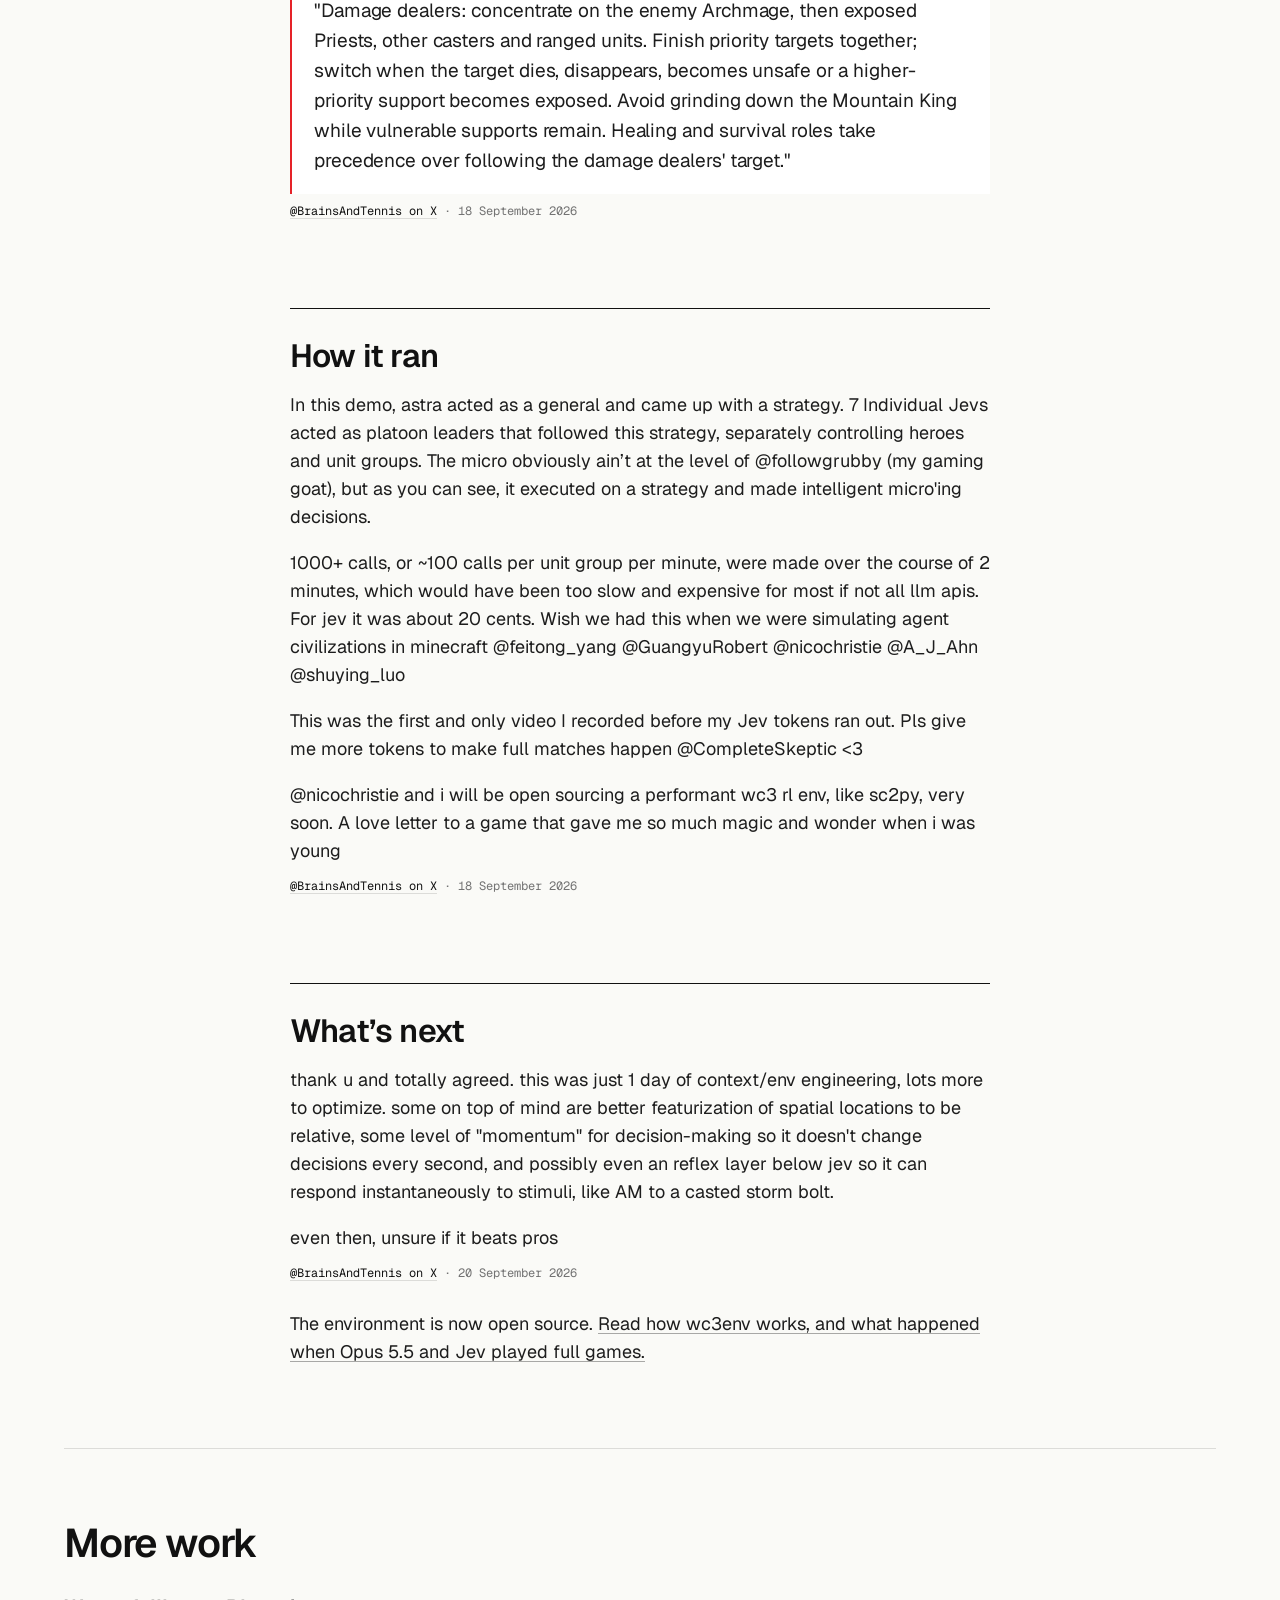
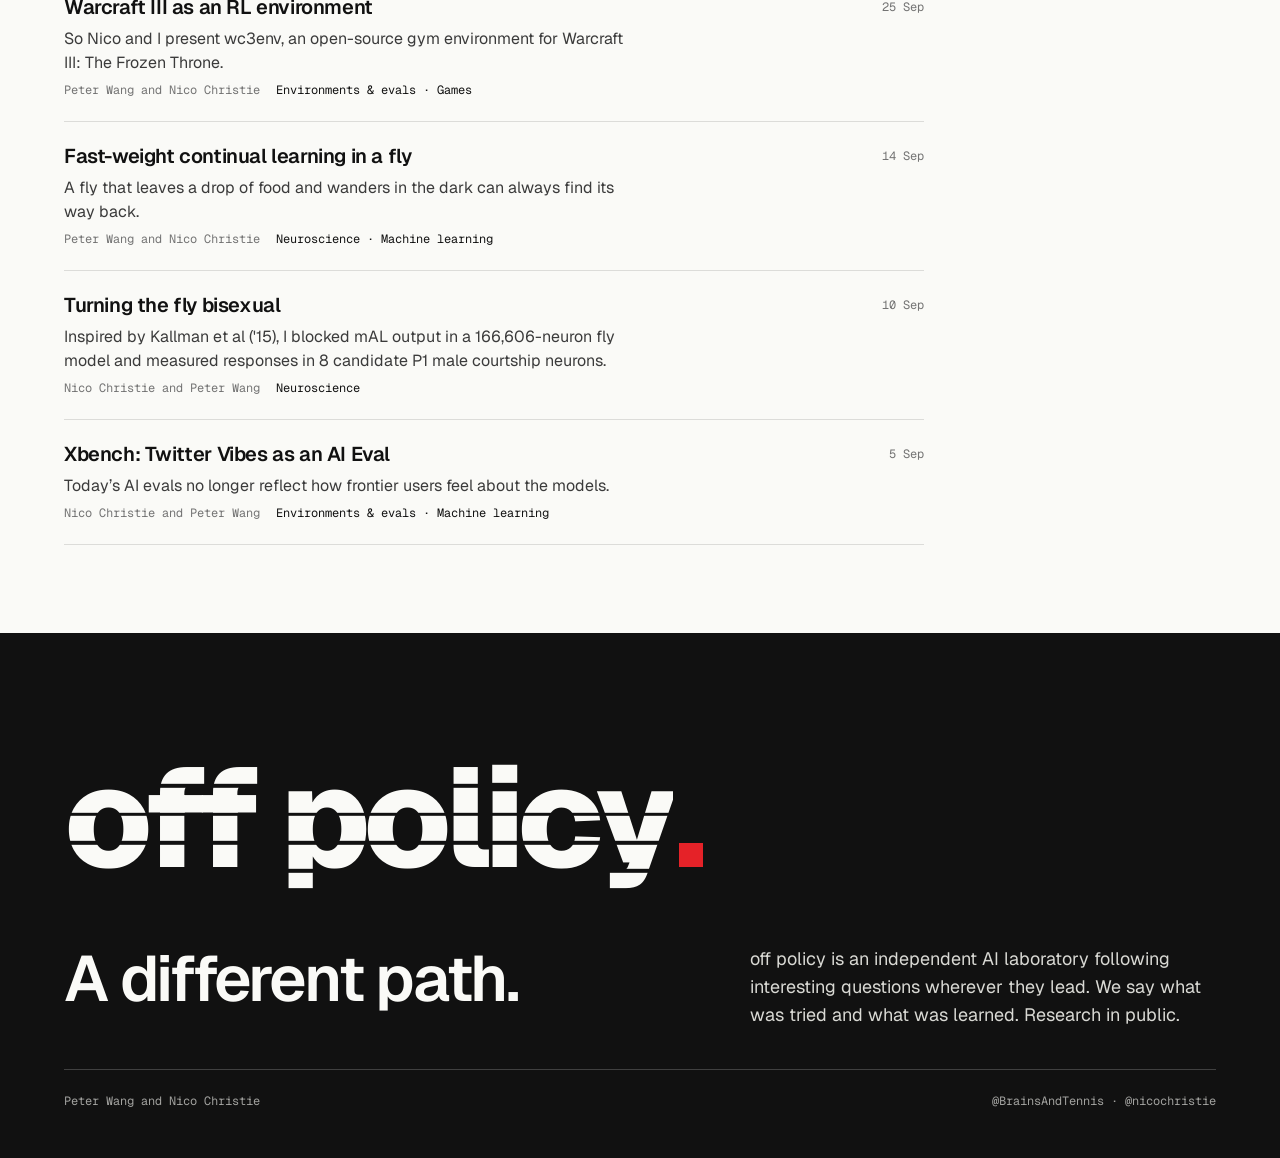
<file: work/harness/index.html>
<!doctype html>
<html lang="en">
<head>
<meta charset="utf-8">
<meta name="viewport" content="width=device-width, initial-scale=1">
<title>A general and seven platoon leaders · off policy</title>
<meta name="description" content="A composite agent harness composed of system1 (multi-agent jevs) + system2 (astra) out-micros an insane computer in my WC3FT RL env.">
<meta property="og:title" content="A general and seven platoon leaders · off policy"><meta property="og:description" content="A composite agent harness composed of system1 (multi-agent jevs) + system2 (astra) out-micros an insane computer in my WC3FT RL env."><meta property="og:site_name" content="off policy">
<meta name="theme-color" content="#FAFAF7">
<link rel="icon" type="image/svg+xml" href="data:image/svg+xml,%3Csvg xmlns=%27http://www.w3.org/2000/svg%27 viewBox=%270 0 32 32%27%3E%3Crect x=%274%27 y=%274%27 width=%2724%27 height=%2724%27 fill=%27%23E52228%27/%3E%3C/svg%3E">
<link rel="apple-touch-icon" href="/apple-touch-icon.png">
<link rel="preconnect" href="https://fonts.googleapis.com"><link rel="preconnect" href="https://fonts.gstatic.com" crossorigin>
<link rel="stylesheet" href="https://fonts.googleapis.com/css2?family=Geist:wght@400;500;600;800&family=Geist+Mono:wght@400&display=swap">
<link rel="stylesheet" href="/assets/site.css">

</head>
<body data-page="writeup" data-slug="harness">
<header class="top wrap">
  <a class="wordmark" href="/" aria-label="off policy, home"><span class="wm">off policy</span><span class="dot" aria-hidden="true"></span></a>
  <nav aria-label="Site"><a href="/#work">Work</a><span aria-hidden="true">/</span><a href="/#x">From X</a><span aria-hidden="true">/</span><a href="/#about">About</a></nav>
</header>
<main>

  <article>
    <header class="w-head wrap">
      <p class="kicker"><a href="/#ml">Machine learning</a> <span aria-hidden="true">/</span> <a href="/#games">Games</a><span>18 September 2026</span></p>
      <h1>A general and seven platoon leaders</h1>
      <p class="by">Peter Wang and Nico Christie</p>
      <p class="actions"><a class="link" href="https://x.com/BrainsAndTennis/status/2100998807903482364" target="_blank" rel="noopener noreferrer">Watch the demo on X</a></p>
    </header>
    <figure class="w-art wrap" aria-hidden="true" style="margin:0 auto"><canvas id="artDots"></canvas></figure>
    <div class="prose wrap">
<section class="thread"><h2>In our words</h2><p class="big">A composite agent harness composed of system1 (multi-agent jevs) + system2 (astra) out-micros an insane computer in my WC3FT RL env (will open-source soon)</p><p class="src"><a href="https://x.com/BrainsAndTennis/status/2100998807903482364" target="_blank" rel="noopener noreferrer">@BrainsAndTennis on X</a> · 18 September 2026</p><p class="actions"><a class="btn" href="https://x.com/BrainsAndTennis/status/2100998807903482364" target="_blank" rel="noopener noreferrer">Watch the demo on X</a></p></section><section><h2>The strategy</h2><p>The general, astra, wrote one strategy for the whole fight. The platoon leaders followed it.</p><blockquote class="pull"><p>"Damage dealers: concentrate on the enemy Archmage, then exposed Priests, other casters and ranged units. Finish priority targets together; switch when the target dies, disappears, becomes unsafe or a higher-priority support becomes exposed. Avoid grinding down the Mountain King while vulnerable supports remain. Healing and survival roles take precedence over following the damage dealers' target."</p></blockquote><p class="src"><a href="https://x.com/BrainsAndTennis/status/2100999929829417120" target="_blank" rel="noopener noreferrer">@BrainsAndTennis on X</a> · 18 September 2026</p></section><section class="thread"><h2>How it ran</h2><p>In this demo, astra acted as a general and came up with a strategy. 7 Individual Jevs acted as platoon leaders that followed this strategy, separately controlling heroes and unit groups. The micro obviously ain’t at the level of @followgrubby (my gaming goat), but as you can see, it executed on a strategy and made intelligent micro'ing decisions.</p><p>1000+ calls, or ~100 calls per unit group per minute, were made over the course of 2 minutes, which would have been too slow and expensive for most if not all llm apis. For jev it was about 20 cents. Wish we had this when we were simulating agent civilizations in minecraft @feitong_yang @GuangyuRobert @nicochristie @A_J_Ahn @shuying_luo</p><p>This was the first and only video I recorded before my Jev tokens ran out. Pls give me more tokens to make full matches happen @CompleteSkeptic &lt;3</p><p>@nicochristie and i will be open sourcing a performant wc3 rl env, like sc2py, very soon. A love letter to a game that gave me so much magic and wonder when i was young</p><p class="src"><a href="https://x.com/BrainsAndTennis/status/2101000690692943884" target="_blank" rel="noopener noreferrer">@BrainsAndTennis on X</a> · 18 September 2026</p></section><section class="thread"><h2>What’s next</h2><p>thank u and totally agreed. this was just 1 day of context/env engineering, lots more to optimize. some on top of mind are better featurization of spatial locations to be relative, some level of "momentum" for decision-making so it doesn't change decisions every second, and possibly even an reflex layer below jev so it can respond instantaneously to stimuli, like AM to a casted storm bolt.</p><p>even then, unsure if it beats pros</p><p class="src"><a href="https://x.com/BrainsAndTennis/status/2101526367888359753" target="_blank" rel="noopener noreferrer">@BrainsAndTennis on X</a> · 20 September 2026</p><p>The environment is now open source. <a href="/work/wc3env/">Read how wc3env works, and what happened when Opus 5.5 and Jev played full games.</a></p></section>
    </div>
  </article>
  <section class="more wrap" aria-labelledby="m-title">
    <div class="sec-head"><h2 id="m-title">More work</h2></div>
    <div class="themes" style="max-width:860px"><a class="w-row" href="/work/wc3env/" data-art="wc3env" data-themes="envs games"><span class="t">Warcraft III as an RL environment</span><span class="d">25 Sep</span><p class="dek">So Nico and I present wc3env, an open-source gym environment for Warcraft III: The Frozen Throne.</p><span class="who">Peter Wang and Nico Christie<span class="th">Environments &amp; evals · Games</span></span></a><a class="w-row" href="/work/fast-weights/" data-art="fast-weights" data-themes="neuro ml"><span class="t">Fast-weight continual learning in a fly</span><span class="d">14 Sep</span><p class="dek">A fly that leaves a drop of food and wanders in the dark can always find its way back.</p><span class="who">Peter Wang and Nico Christie<span class="th">Neuroscience · Machine learning</span></span></a><a class="w-row" href="/work/bisexual-fly/" data-art="bisexual-fly" data-themes="neuro"><span class="t">Turning the fly bisexual</span><span class="d">10 Sep</span><p class="dek">Inspired by Kallman et al (&#x27;15), I blocked mAL output in a 166,606-neuron fly model and measured responses in 8 candidate P1 male courtship neurons.</p><span class="who">Nico Christie and Peter Wang<span class="th">Neuroscience</span></span></a><a class="w-row" href="/work/xbench/" data-art="xbench" data-themes="envs ml"><span class="t">Xbench: Twitter Vibes as an AI Eval</span><span class="d">5 Sep</span><p class="dek">Today’s AI evals no longer reflect how frontier users feel about the models.</p><span class="who">Nico Christie and Peter Wang<span class="th">Environments &amp; evals · Machine learning</span></span></a></div>
  </section>

</main>
<footer class="about" id="about">
  <div class="wrap">
    <span class="wordmark" aria-hidden="true"><span class="wm">off policy</span><span class="dot" aria-hidden="true"></span></span>
    <h2>A different path.</h2>
    <p class="pos">off policy is an independent AI laboratory following interesting questions wherever they lead. We say what was tried and what was learned. Research in public.</p>
    <div class="foot"><span>Peter Wang and Nico Christie</span><span><a href="https://x.com/BrainsAndTennis" target="_blank" rel="noopener noreferrer">@BrainsAndTennis</a> · <a href="https://x.com/nicochristie" target="_blank" rel="noopener noreferrer">@nicochristie</a></span></div>
  </div>
</footer>
<script src="/assets/app.js" defer></script>
</body>
</html>
</file>
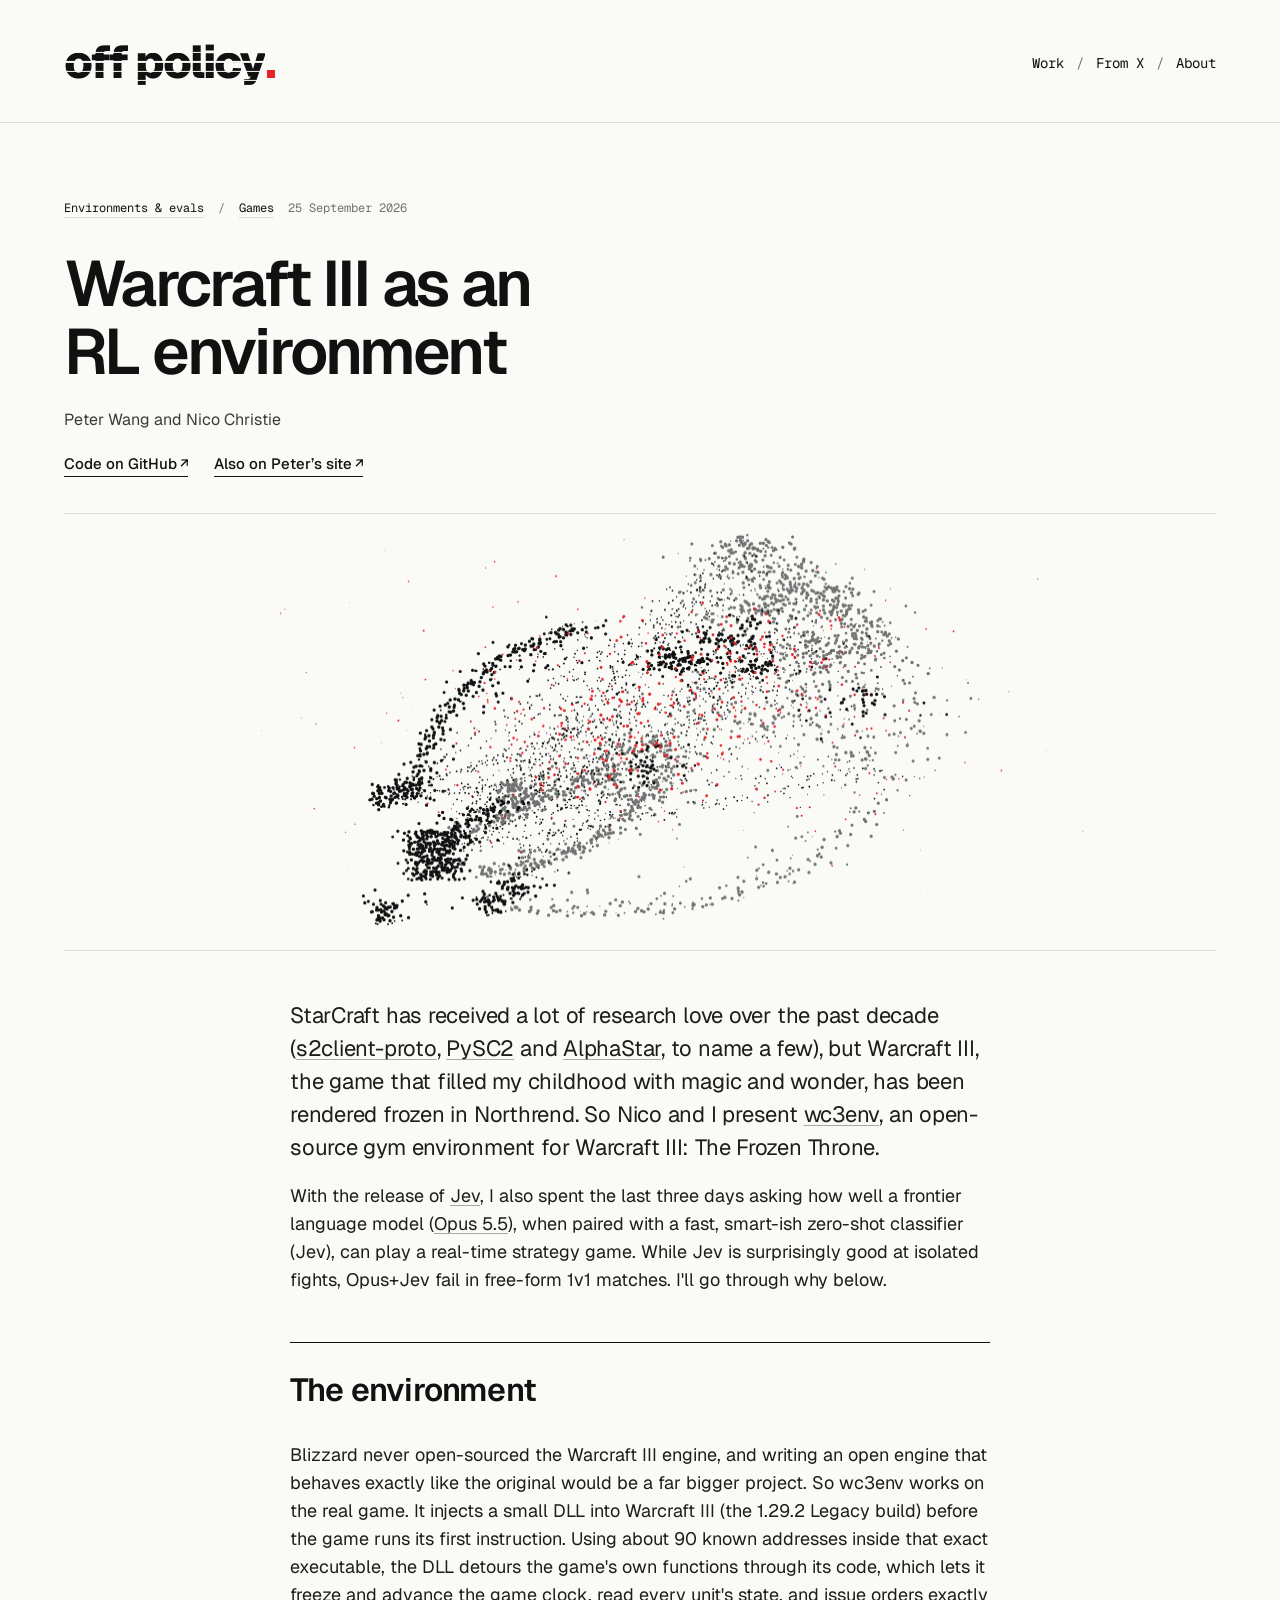
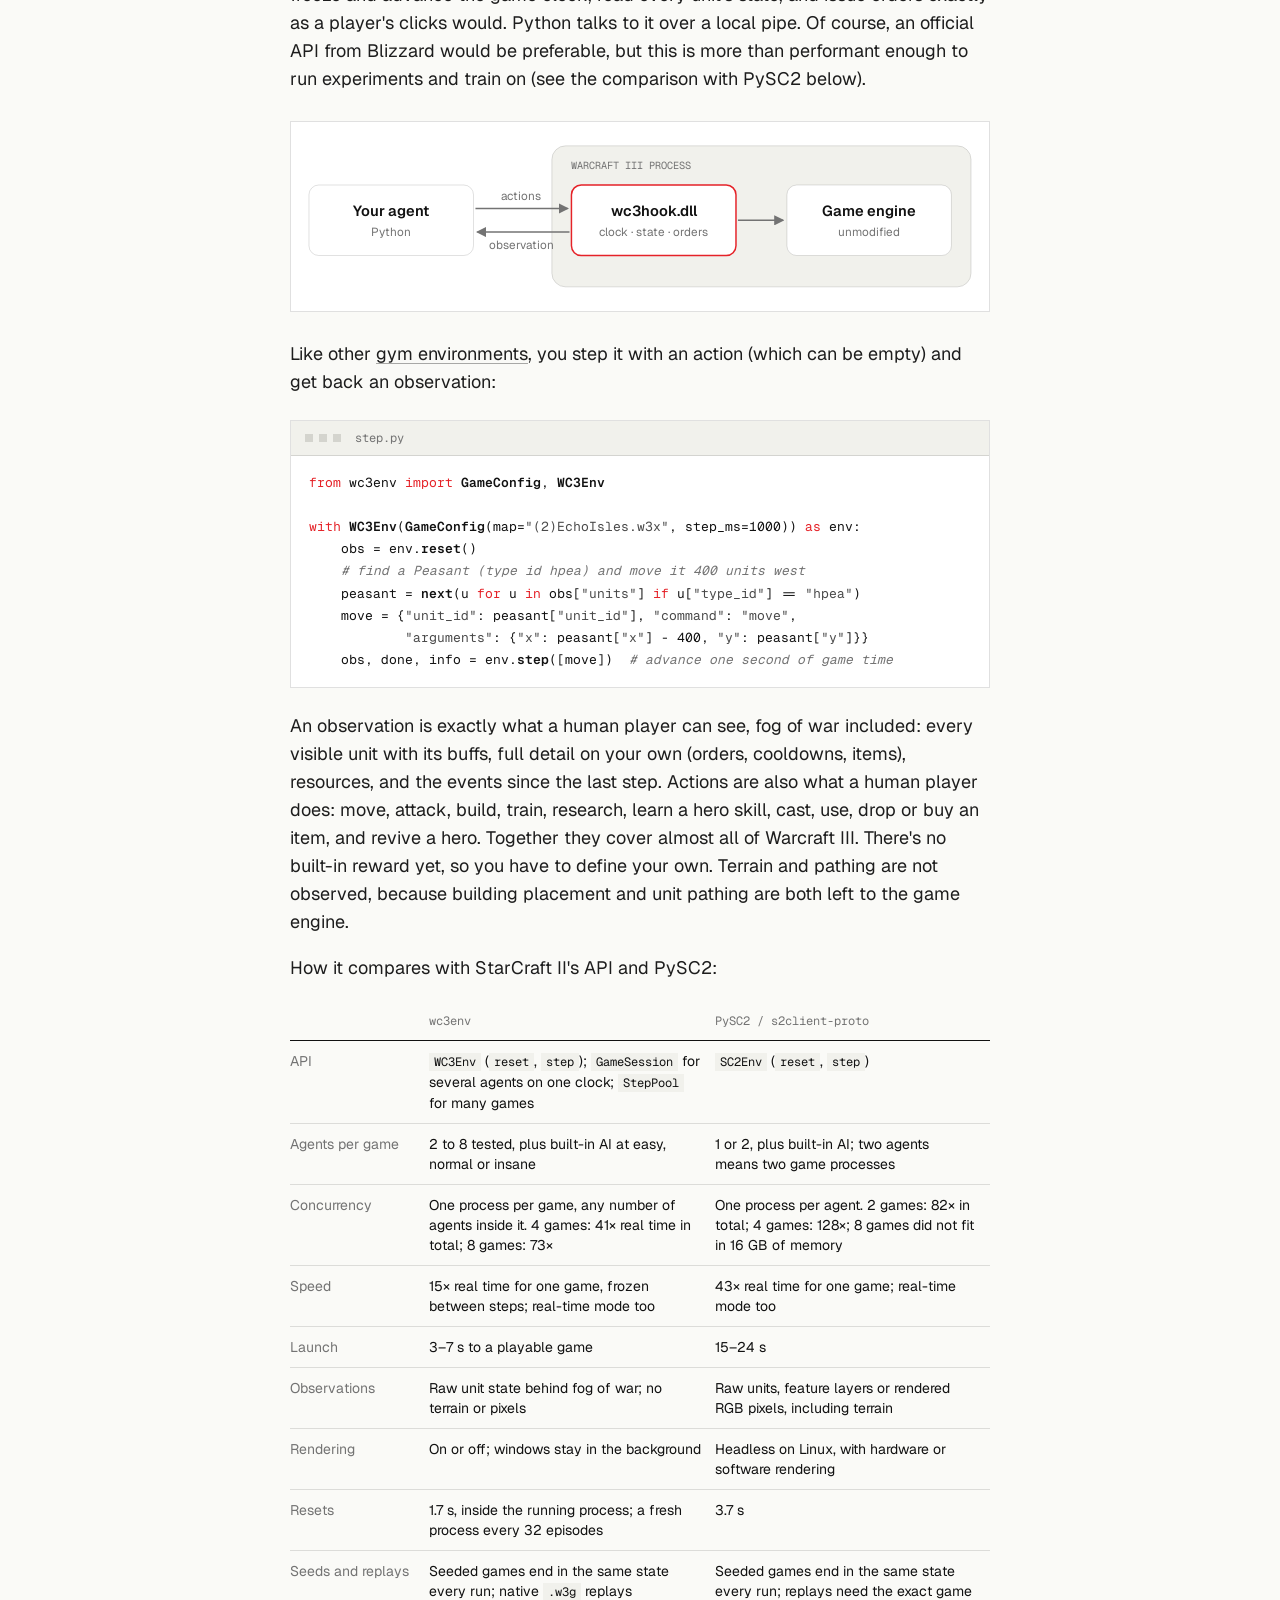
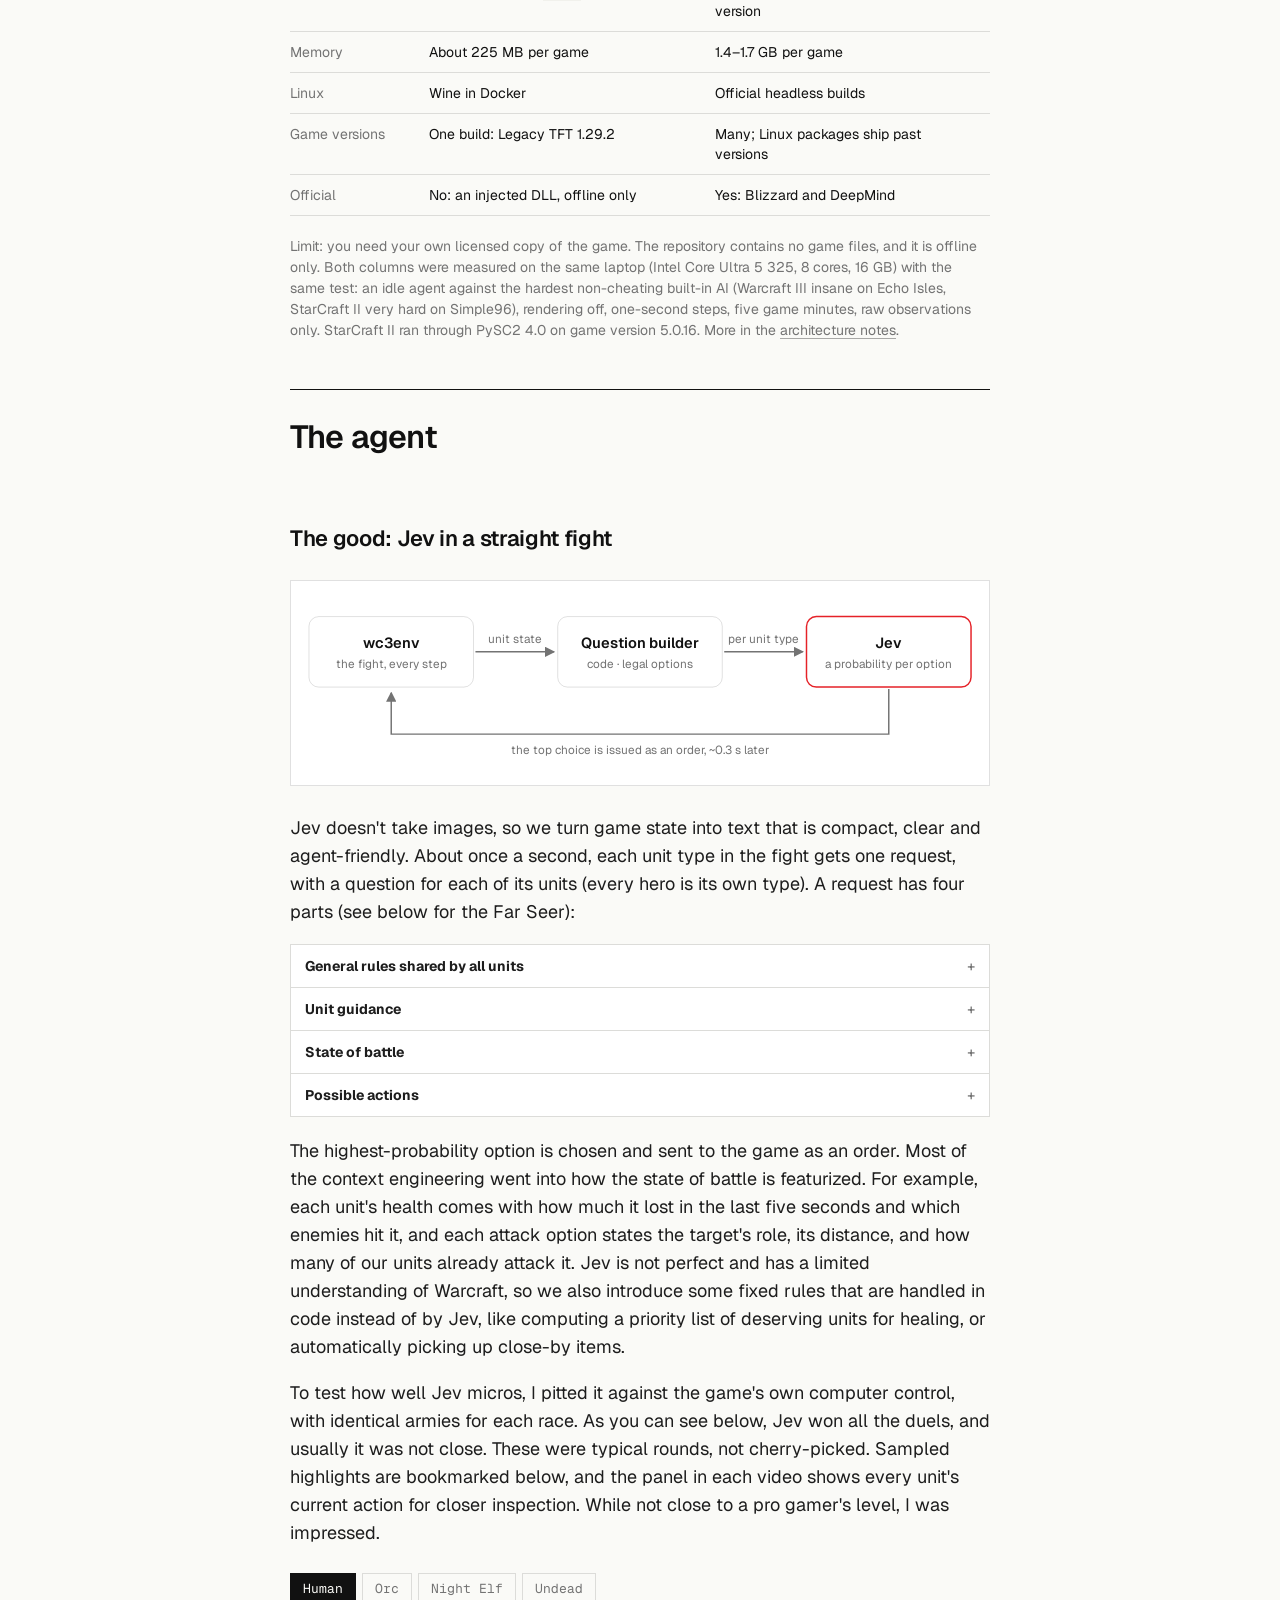
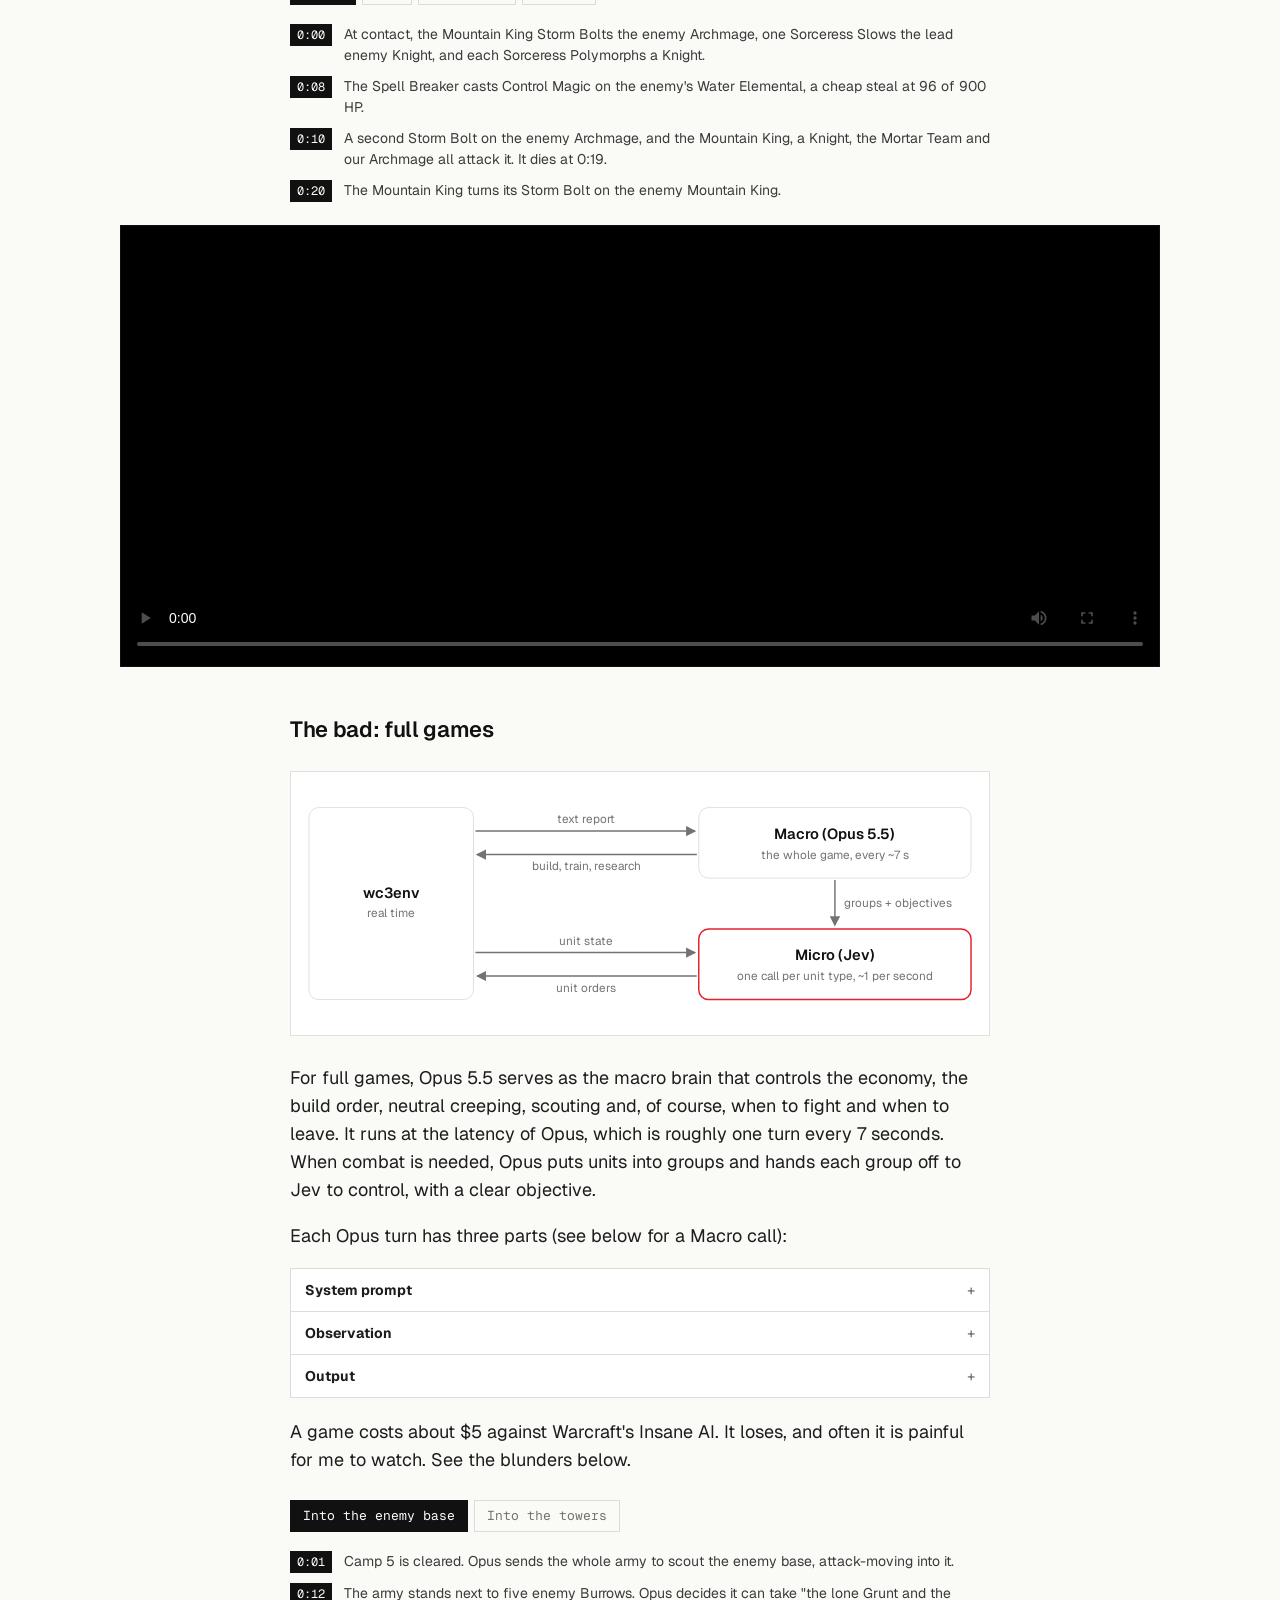
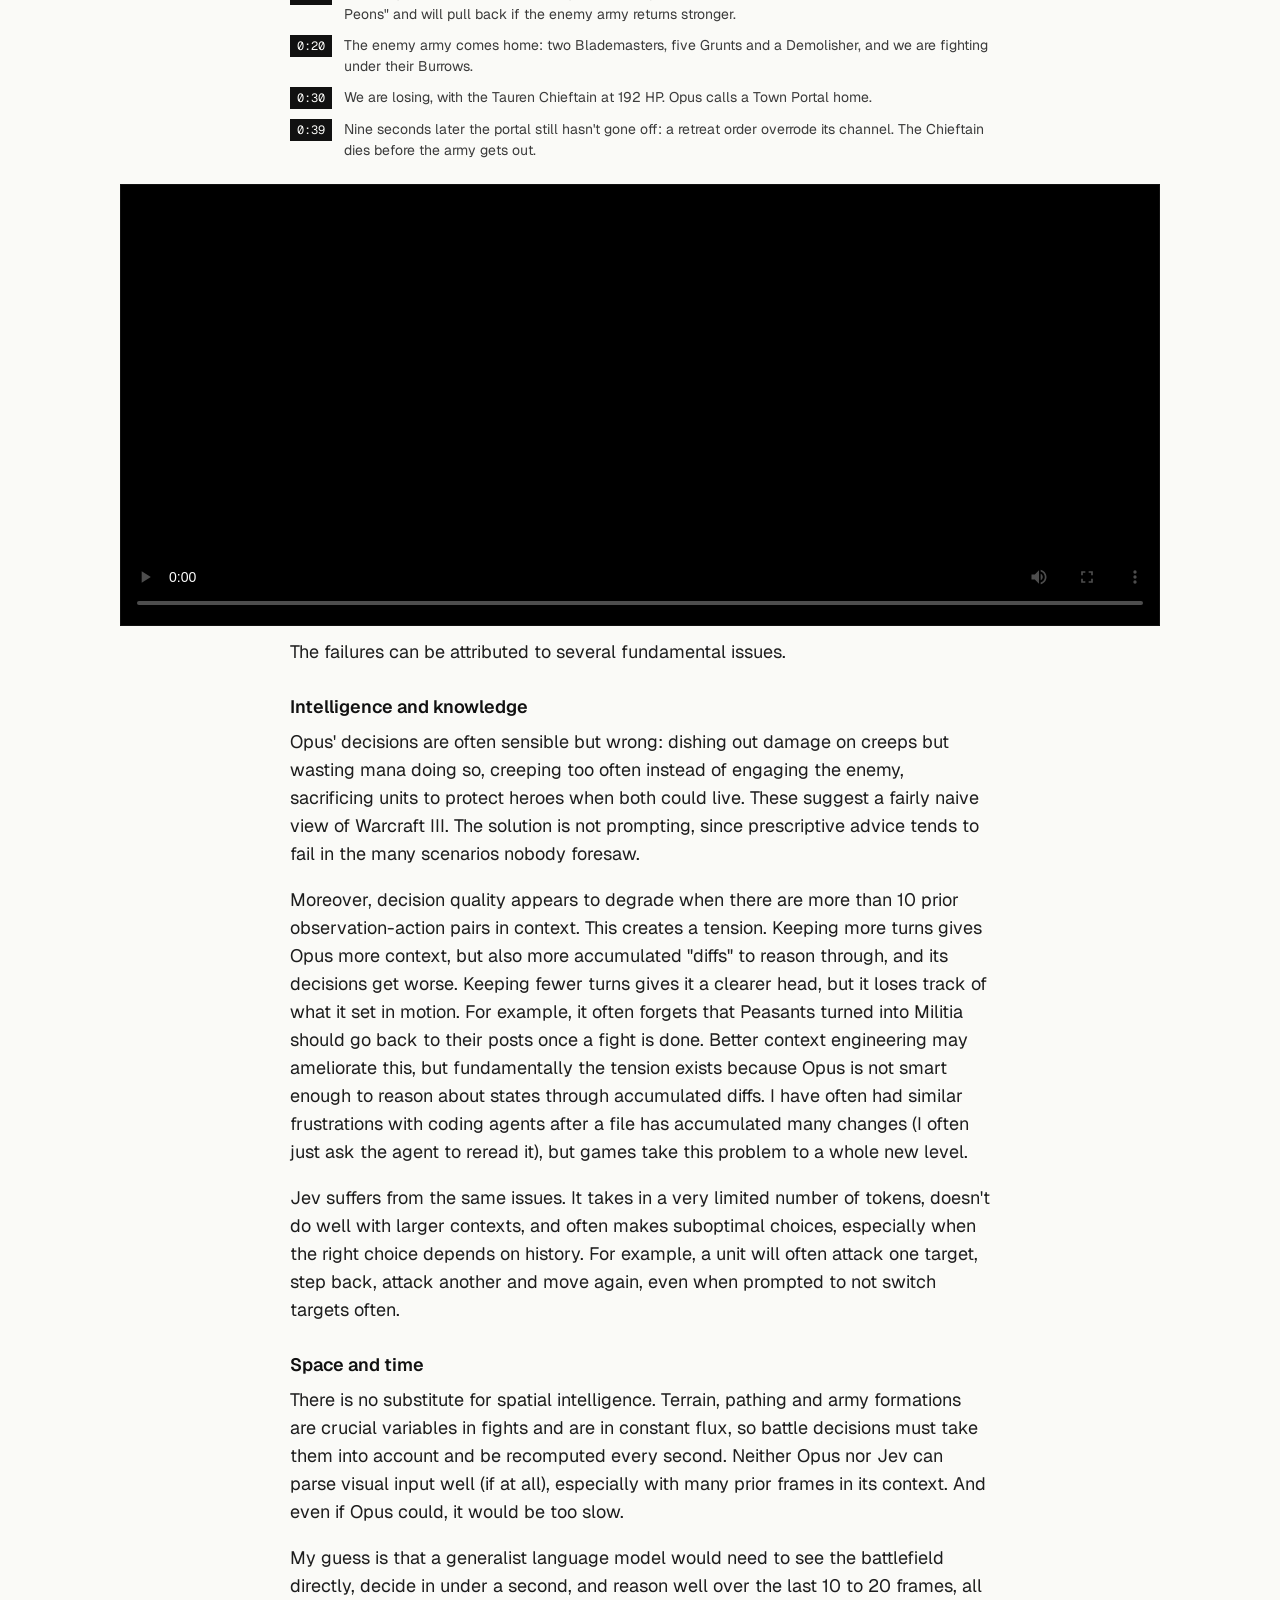
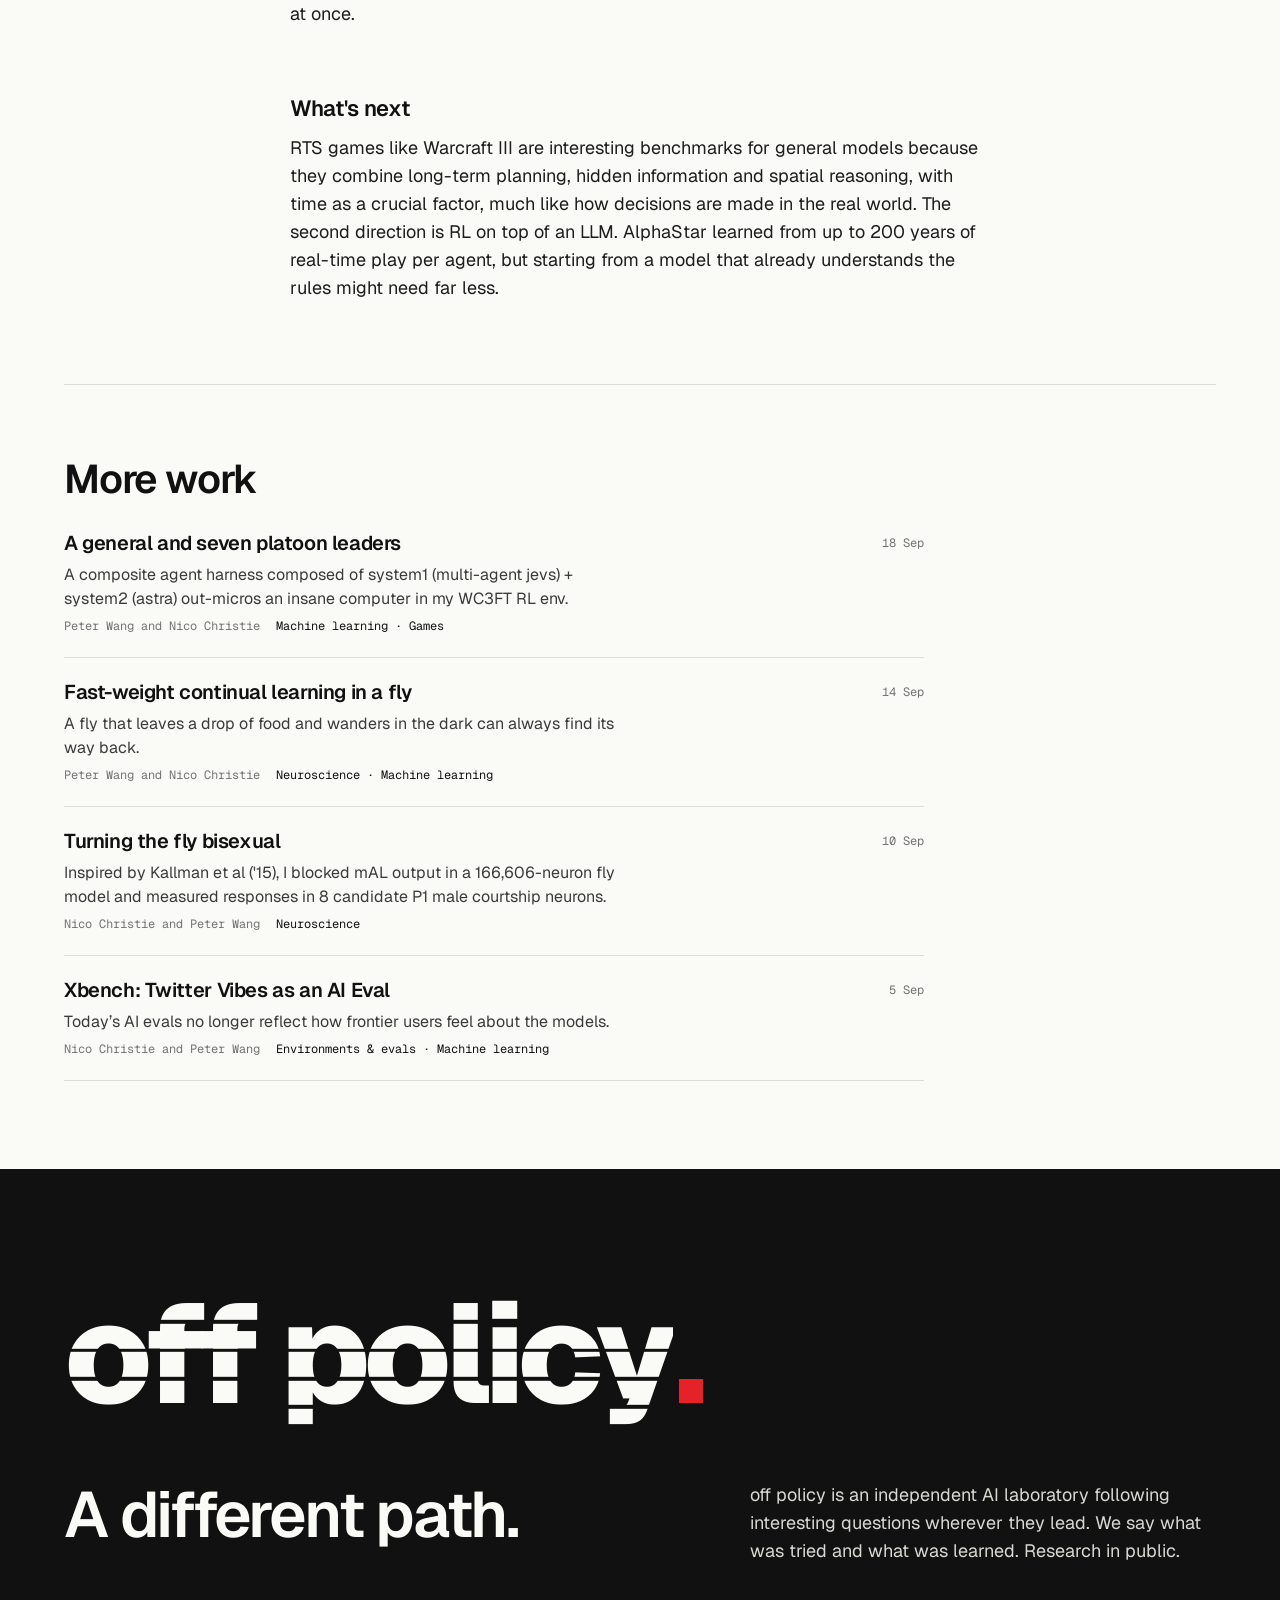
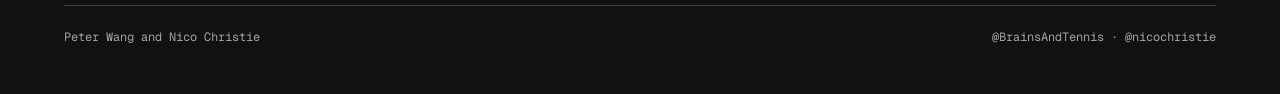
<file: work/wc3env/index.html>
<!doctype html>
<html lang="en">
<head>
<meta charset="utf-8">
<meta name="viewport" content="width=device-width, initial-scale=1">
<title>Warcraft III as an RL environment · off policy</title>
<meta name="description" content="So Nico and I present wc3env, an open-source gym environment for Warcraft III: The Frozen Throne.">
<meta property="og:title" content="Warcraft III as an RL environment · off policy"><meta property="og:description" content="So Nico and I present wc3env, an open-source gym environment for Warcraft III: The Frozen Throne."><meta property="og:site_name" content="off policy">
<meta name="theme-color" content="#FAFAF7">
<link rel="icon" type="image/svg+xml" href="data:image/svg+xml,%3Csvg xmlns=%27http://www.w3.org/2000/svg%27 viewBox=%270 0 32 32%27%3E%3Crect x=%274%27 y=%274%27 width=%2724%27 height=%2724%27 fill=%27%23E52228%27/%3E%3C/svg%3E">
<link rel="apple-touch-icon" href="/apple-touch-icon.png">
<link rel="preconnect" href="https://fonts.googleapis.com"><link rel="preconnect" href="https://fonts.gstatic.com" crossorigin>
<link rel="stylesheet" href="https://fonts.googleapis.com/css2?family=Geist:wght@400;500;600;800&family=Geist+Mono:wght@400&display=swap">
<link rel="stylesheet" href="/assets/site.css">
<link rel="canonical" href="https://pwang724.github.io/wc3env/">
</head>
<body data-page="writeup" data-slug="wc3env">
<header class="top wrap">
  <a class="wordmark" href="/" aria-label="off policy, home"><span class="wm">off policy</span><span class="dot" aria-hidden="true"></span></a>
  <nav aria-label="Site"><a href="/#work">Work</a><span aria-hidden="true">/</span><a href="/#x">From X</a><span aria-hidden="true">/</span><a href="/#about">About</a></nav>
</header>
<main>

  <article>
    <header class="w-head wrap">
      <p class="kicker"><a href="/#envs">Environments &amp; evals</a> <span aria-hidden="true">/</span> <a href="/#games">Games</a><span>25 September 2026</span></p>
      <h1>Warcraft III as an RL environment</h1>
      <p class="by">Peter Wang and Nico Christie</p>
      <p class="actions"><a class="link" href="https://github.com/pwang724/wc3env" target="_blank" rel="noopener noreferrer">Code on GitHub</a><a class="link" href="https://pwang724.github.io/wc3env/" target="_blank" rel="noopener noreferrer">Also on Peter’s site</a></p>
    </header>
    <figure class="w-art wrap" aria-hidden="true" style="margin:0 auto"><canvas id="artDots"></canvas></figure>
    <div class="prose wrap">
<div class="lede"><p>StarCraft has received a lot of research love over the past decade (<a href="https://github.com/Blizzard/s2client-proto" target="_blank" rel="noopener noreferrer">s2client-proto</a>, <a href="https://github.com/google-deepmind/pysc2" target="_blank" rel="noopener noreferrer">PySC2</a> and <a href="https://deepmind.google/discover/blog/alphastar-mastering-the-real-time-strategy-game-starcraft-ii/" target="_blank" rel="noopener noreferrer">AlphaStar</a>, to name a few), but Warcraft III, the game that filled my childhood with magic and wonder, has been rendered frozen in Northrend. So Nico and I present <a href="https://github.com/pwang724/wc3env" target="_blank" rel="noopener noreferrer">wc3env</a>, an open-source gym environment for Warcraft III: The Frozen Throne.</p><p>With the release of <a href="https://docs.typesafe.ai/" target="_blank" rel="noopener noreferrer">Jev</a>, I also spent the last three days asking how well a frontier language model (<a href="https://www.anthropic.com/claude/opus" target="_blank" rel="noopener noreferrer">Opus 5.5</a>), when paired with a fast, smart-ish zero-shot classifier (Jev), can play a real-time strategy game. While Jev is surprisingly good at isolated fights, Opus+Jev fail in free-form 1v1 matches. I'll go through why below.</p></div>


<div class="part wrap" id="env"><h2>The environment</h2></div>

<section class="wrap" style="padding-top:16px">
  <p>Blizzard never open-sourced the Warcraft III engine, and writing an open engine that behaves exactly like the original would be a far bigger project. So wc3env works on the real game. It injects a small DLL into Warcraft III (the 1.29.2 Legacy build) before the game runs its first instruction. Using about 90 known addresses inside that exact executable, the DLL detours the game's own functions through its code, which lets it freeze and advance the game clock, read every unit's state, and issue orders exactly as a player's clicks would. Python talks to it over a local pipe. Of course, an official API from Blizzard would be preferable, but this is more than performant enough to run experiments and train on (see the comparison with PySC2 below).</p>
  <figure>
    <div class="diagram">
      <svg viewBox="0 0 680 160" role="img" aria-label="Your Python agent sends actions to wc3hook.dll inside the Warcraft III process and gets observations back; the hook drives the unmodified game engine.">
        <defs><marker id="ah1" markerWidth="7" markerHeight="7" refX="6" refY="3.5" orient="auto"><path d="M0,0 L7,3.5 L0,7 z" class="tip"/></marker></defs>
        <rect class="proc" x="250" y="8" width="428" height="144" rx="14"/>
        <text x="270" y="32" class="cap">WARCRAFT III PROCESS</text>
        <rect class="card" x="2" y="48" width="168" height="72" rx="10"/>
        <text x="86" y="80" text-anchor="middle" class="t">Your agent</text>
        <text x="86" y="100" text-anchor="middle" class="sub">Python</text>
        <rect class="card accent" x="270" y="48" width="168" height="72" rx="10"/>
        <text x="354" y="80" text-anchor="middle" class="t">wc3hook.dll</text>
        <text x="354" y="100" text-anchor="middle" class="sub">clock · state · orders</text>
        <rect class="card" x="490" y="48" width="168" height="72" rx="10"/>
        <text x="574" y="80" text-anchor="middle" class="t">Game engine</text>
        <text x="574" y="100" text-anchor="middle" class="sub">unmodified</text>
        <line class="arrow" x1="172" y1="72" x2="266" y2="72" marker-end="url(#ah1)"/>
        <text x="219" y="63" text-anchor="middle" class="label">actions</text>
        <line class="arrow" x1="268" y1="96" x2="174" y2="96" marker-end="url(#ah1)"/>
        <text x="219" y="113" text-anchor="middle" class="label">observation</text>
        <line class="arrow" x1="440" y1="84" x2="486" y2="84" marker-end="url(#ah1)"/>
      </svg>
    </div>
  </figure>
  <p>Like other <a href="https://gymnasium.farama.org/" target="_blank" rel="noopener noreferrer">gym environments</a>, you step it with an action (which can be empty) and get back an observation:</p>
  <div class="codebox"><div class="codebar"><span></span><span></span><span></span><em>step.py</em></div><pre class="code"><span class="k">from</span> wc3env <span class="k">import</span> <span class="f">GameConfig</span>, <span class="f">WC3Env</span>

<span class="k">with</span> <span class="f">WC3Env</span>(<span class="f">GameConfig</span>(map=<span class="s">&quot;(2)EchoIsles.w3x&quot;</span>, step_ms=<span class="n">1000</span>)) <span class="k">as</span> env:
    obs = env.<span class="f">reset</span>()
    <span class="c"># find a Peasant (type id hpea) and move it 400 units west</span>
    peasant = <span class="f">next</span>(u <span class="k">for</span> u <span class="k">in</span> obs[<span class="s">&quot;units&quot;</span>] <span class="k">if</span> u[<span class="s">&quot;type_id&quot;</span>] == <span class="s">&quot;hpea&quot;</span>)
    move = {<span class="s">&quot;unit_id&quot;</span>: peasant[<span class="s">&quot;unit_id&quot;</span>], <span class="s">&quot;command&quot;</span>: <span class="s">&quot;move&quot;</span>,
            <span class="s">&quot;arguments&quot;</span>: {<span class="s">&quot;x&quot;</span>: peasant[<span class="s">&quot;x&quot;</span>] - <span class="n">400</span>, <span class="s">&quot;y&quot;</span>: peasant[<span class="s">&quot;y&quot;</span>]}}
    obs, done, info = env.<span class="f">step</span>([move])  <span class="c"># advance one second of game time</span></pre></div>
  <p>An observation is exactly what a human player can see, fog of war included: every visible unit with its buffs, full detail on your own (orders, cooldowns, items), resources, and the events since the last step. Actions are also what a human player does: move, attack, build, train, research, learn a hero skill, cast, use, drop or buy an item, and revive a hero. Together they cover almost all of Warcraft III. There's no built-in reward yet, so you have to define your own. Terrain and pathing are not observed, because building placement and unit pathing are both left to the game engine.</p>
  <p>How it compares with StarCraft II's API and PySC2:</p>
  <div class="table-scroll"><table class="compare vs">
    <thead><tr><th></th><th>wc3env</th><th>PySC2 / s2client-proto</th></tr></thead>
    <tbody>
      <tr><td>API</td><td><code>WC3Env</code> (<code>reset</code>, <code>step</code>); <code>GameSession</code> for several agents on one clock; <code>StepPool</code> for many games</td><td><code>SC2Env</code> (<code>reset</code>, <code>step</code>)</td></tr>
      <tr><td>Agents per game</td><td>2 to 8 tested, plus built-in AI at easy, normal or insane</td><td>1 or 2, plus built-in AI; two agents means two game processes</td></tr>
      <tr><td>Concurrency</td><td>One process per game, any number of agents inside it. 4 games: 41× real time in total; 8 games: 73×</td><td>One process per agent. 2 games: 82× in total; 4 games: 128×; 8 games did not fit in 16 GB of memory</td></tr>
      <tr><td>Speed</td><td>15× real time for one game, frozen between steps; real-time mode too</td><td>43× real time for one game; real-time mode too</td></tr>
      <tr><td>Launch</td><td>3–7 s to a playable game</td><td>15–24 s</td></tr>
      <tr><td>Observations</td><td>Raw unit state behind fog of war; no terrain or pixels</td><td>Raw units, feature layers or rendered RGB pixels, including terrain</td></tr>
      <tr><td>Rendering</td><td>On or off; windows stay in the background</td><td>Headless on Linux, with hardware or software rendering</td></tr>
      <tr><td>Resets</td><td>1.7 s, inside the running process; a fresh process every 32 episodes</td><td>3.7 s</td></tr>
      <tr><td>Seeds and replays</td><td>Seeded games end in the same state every run; native <code>.w3g</code> replays</td><td>Seeded games end in the same state every run; replays need the exact game version</td></tr>
      <tr><td>Memory</td><td>About 225 MB per game</td><td>1.4–1.7 GB per game</td></tr>
      <tr><td>Linux</td><td>Wine in Docker</td><td>Official headless builds</td></tr>
      <tr><td>Game versions</td><td>One build: Legacy TFT 1.29.2</td><td>Many; Linux packages ship past versions</td></tr>
      <tr><td>Official</td><td>No: an injected DLL, offline only</td><td>Yes: Blizzard and DeepMind</td></tr>
    </tbody>
  </table></div>
  <p class="muted small">Limit: you need your own licensed copy of the game. The repository contains no game files, and it is offline only. Both columns were measured on the same laptop (Intel Core Ultra 5 325, 8 cores, 16 GB) with the same test: an idle agent against the hardest non-cheating built-in AI (Warcraft III insane on Echo Isles, StarCraft II very hard on Simple96), rendering off, one-second steps, five game minutes, raw observations only. StarCraft II ran through PySC2 4.0 on game version 5.0.16. More in the <a href="https://github.com/pwang724/wc3env/blob/main/docs/architecture.md" target="_blank" rel="noopener noreferrer">architecture notes</a>.</p>
</section>

<!-- ============ PART 2 ============ -->
<div class="part wrap" id="agent"><h2>The agent</h2></div>

<section class="wrap" style="padding-top:16px">
  <h3 class="sub-h">The good: Jev in a straight fight</h3>
  <figure>
    <div class="diagram">
      <svg viewBox="0 0 680 176" role="img" aria-label="wc3env sends unit state to a question builder in code, which sends a question with legal options to Jev; Jev's top choice goes back to the game as an order.">
        <defs><marker id="ah2" markerWidth="7" markerHeight="7" refX="6" refY="3.5" orient="auto"><path d="M0,0 L7,3.5 L0,7 z" class="tip"/></marker></defs>
        <rect class="card" x="2" y="20" width="168" height="72" rx="10"/>
        <text x="86" y="52" text-anchor="middle" class="t">wc3env</text>
        <text x="86" y="72" text-anchor="middle" class="sub">the fight, every step</text>
        <rect class="card" x="256" y="20" width="168" height="72" rx="10"/>
        <text x="340" y="52" text-anchor="middle" class="t">Question builder</text>
        <text x="340" y="72" text-anchor="middle" class="sub">code · legal options</text>
        <rect class="card accent" x="510" y="20" width="168" height="72" rx="10"/>
        <text x="594" y="52" text-anchor="middle" class="t">Jev</text>
        <text x="594" y="72" text-anchor="middle" class="sub">a probability per option</text>
        <line class="arrow" x1="172" y1="56" x2="252" y2="56" marker-end="url(#ah2)"/>
        <text x="212" y="47" text-anchor="middle" class="label">unit state</text>
        <line class="arrow" x1="426" y1="56" x2="506" y2="56" marker-end="url(#ah2)"/>
        <text x="466" y="47" text-anchor="middle" class="label">per unit type</text>
        <polyline class="arrow" points="594,94 594,140 86,140 86,98" marker-end="url(#ah2)"/>
        <text x="340" y="160" text-anchor="middle" class="label">the top choice is issued as an order, ~0.3 s later</text>
      </svg>
    </div>
  </figure>
  <p>Jev doesn't take images, so we turn game state into text that is compact, clear and agent-friendly. About once a second, each unit type in the fight gets one request, with a question for each of its units (every hero is its own type). A request has four parts (see below for the Far Seer):</p>
  <ul class="parts">
    <li><details><summary><b>General rules shared by all units</b></summary><div class="body"><pre>You command assigned army and scout groups in an ongoing Warcraft III game; another controller runs the economy, workers, transformations and strategy.
Follow the group&#x27;s objective (fight, retreat, defend, scout, recover); moving or rejoining is no reason to start a new fight.
Workers in your groups fight or scout like troops; never change their economic jobs or toggle Militia.
Heroes keep their levels across fights, troops cost resources to replace, and summons expire: weigh losses for the whole army, not each unit alone.
Danger depends on who can reach and hit whom, not on health alone.
Hero XP goes to our heroes within 1200 of a kill (to all our heroes if none is near); the last hit does not matter, creeps give none past hero level 5, and our deaths give enemy heroes XP.
Town halls do not heal. Heroes pick up ground items automatically once no enemy is near. An item does nothing until used; let spells and item channels finish.

IN A FIGHT: deal the most damage and lose the least.
- Attack or cast nearly all the time; walking without attacking is lost damage.
- Focus fire: the enemy in reach that dies soonest, then casters and ranged units, then weak heroes, tanks last; prefer the target most of ours already hit (its option says how many) and stay on it until it dies: switching throws away the attacks already spent, so switch only for a much better kill. Do not chase enemies leaving reach.
- Ranged units (attack range 300 or more) and ranged heroes stay behind our melee and keep shooting; focused and hurt, they step back a little and keep shooting.
- Melee units hold the front; one about to die while hit steps out until the enemy retargets, then returns.
- Melee heroes fight at the front, caster heroes behind it. A hero steps back only when its step-back options say it would die within about 5 seconds, and returns once safe.
- Against creeps, never lose a unit: a dying unit steps out of their reach until they turn away (code already pulls units below 30% health out; do not send them straight back).
- Priority targets in your options: enemy wards in reach (a Healing Ward dies to one hit, a Stasis Trap stuns ours); enemies hitting our heroes, casters or siege, peeled off by our fighters near them; the enemy back line, siege first (it hits hard and dies fast), then casters and caster heroes, before the front line. Keep our caster heroes out of focus.
- Roles (tank, melee, ranged, caster, siege, air, caster hero, melee hero, summon, ward, worker) say how each type fights and how much it matters.
- Never give up a fight you are winning.
</pre></div></details></li>
    <li><details><summary><b>Unit guidance</b></summary><div class="body"><pre>Choose this unit&#x27;s next action under the objective.
Buying an item adds it to inventory; using it activates its effect.
Timed effects run from use for their stated duration; carrying an item or naturally regenerating does not activate it.
Cast Feral Spirit as soon as the fight starts and recast it whenever the wolves die or expire, sending the wolves onto enemy ranged units, casters and heroes.
Cast Chain Lightning when 3 or more enemies are close together, preferably ranged units and casters, or on a wounded enemy hero, and keep 120 mana ready to finish off a fleeing hero.
Stay behind your melee units, since the Far Seer is fragile.
Use Earthquake on enemy towers and buildings, not on moving armies.
Spells are what heroes and casters add: cast whenever a spell is ready and a good target is in range.
Aim spells where they do the most: several enemies at once, a key target to finish or disable, or a dying ally.
Check a target&#x27;s buffs first: never repeat an effect it already has; dispel strong enemy buffs (Bloodlust, Inner Fire, Anti-magic Shell) and enemy debuffs on ours (Slow, Curse, Faerie Fire).
Summon only when the fight is about to start, so summons take hits instead of expiring on the way.
While creeping, cast what the camp needs but keep mana for a key spell in case enemy units arrive.</pre></div></details></li>
    <li><details><summary><b>State of battle</b></summary><div class="body"><pre>{
  &quot;time_seconds&quot;: 13.275,
  &quot;objective&quot;: &quot;Win this fight: kill the enemies here while losing as few units as possible.&quot;,
  &quot;situation&quot;: {
    &quot;your_strength&quot;: 1680,
    &quot;enemy_strength&quot;: 1828
  },
  &quot;context&quot;: &quot;Decide only for you_control; the game keeps running meanwhile. Stats are base values without live upgrades. A unit&#x27;s buffs list each spell effect on it and how long we have seen it (auras left out); buffs says what each does. Timelines run oldest first. Recent attackers are observed attack attempts, recent health observed loss and recovery. Enemy orders, skills and cooldowns may be unknown.&quot;,
  &quot;buffs&quot;: {
    &quot;Feral Spirit&quot;: &quot;Summoned units take damage from dispels.&quot;,
    &quot;Bloodlust&quot;: &quot;This unit has Bloodlust; its attack rate and movement speed are increased.&quot;,
    &quot;Berserk&quot;: &quot;This unit is Berserk; it will deal more damage, but also take more damage from attacks.&quot;,
    &quot;Ensnare&quot;: &quot;This unit is ensnared; it cannot move or fly.&quot;,
    &quot;Healing Ward&quot;: &quot;This ward provides life regeneration for nearby friendly units.&quot;,
    &quot;Healing Ward Aura&quot;: &quot;Increases life regeneration.&quot;,
    &quot;Spirit Link&quot;: &quot;This unit is Spirit Linked; it will distribute some of the damage it takes across other Spirit Linked units.&quot;,
    &quot;Stasis Trap&quot;: &quot;This ward will stun enemy land units when triggered.&quot;
  },
  &quot;you_control&quot;: {
    &quot;farseer1&quot;: {
      &quot;hp&quot;: &quot;608/675, lost 69 and gained 2 in the last 5s, last hit 0.03s ago&quot;,
      &quot;x&quot;: 202,
      &quot;y&quot;: 2929,
      &quot;recent_attackers&quot;: {
        &quot;demolisher2&quot;: {
          &quot;seconds_ago&quot;: 0.97
        }
      },
      &quot;buffs&quot;: &quot;Spirit Link 0s&quot;,
      &quot;current_order&quot;: &quot;chainlightning shadowwolf1&quot;,
      &quot;hero_level&quot;: 5,
      &quot;mana&quot;: &quot;284/465&quot;,
      &quot;skills&quot;: {
        &quot;Chain Lightning&quot;: {
          &quot;rank&quot;: 2,
          &quot;mana_cost&quot;: 120,
          &quot;cooldown_seconds&quot;: 9.0,
          &quot;ready_in_seconds&quot;: 0.0,
          &quot;status&quot;: &quot;Ready&quot;
        },
        &quot;Feral Spirit&quot;: {
          &quot;rank&quot;: 3,
          &quot;mana_cost&quot;: 75,
          &quot;cooldown_seconds&quot;: 30.0,
          &quot;ready_in_seconds&quot;: 21.842,
          &quot;status&quot;: &quot;Cooling down&quot;
        }
      },
      &quot;timeline&quot;: [
        &quot;9.5s: attacked grunt5&quot;,
        &quot;11.0s: attacked grunt5&quot;,
        &quot;12.3s: attacked by demolisher2&quot;,
        &quot;12.525s: attacked grunt5&quot;,
        &quot;13.25s: order became chainlightning&quot;,
        &quot;13.275s: told: Attack grunt5&quot;
      ]
    }
  },
  &quot;your_type&quot;: {
    &quot;Far Seer&quot;: {
      &quot;role&quot;: &quot;caster hero&quot;,
      &quot;description&quot;: &quot;Mystical Hero, effective at ranged attacks and scouting.&quot;,
      &quot;base_stats&quot;: {
        &quot;hp&quot;: 475,
        &quot;damage_per_second&quot;: 10.5,
        &quot;attack_type&quot;: &quot;hero&quot;,
        &quot;attack_range&quot;: 600.0,
        &quot;armor&quot;: 0.0,
        &quot;armor_class&quot;: &quot;hero&quot;,
        &quot;move_speed&quot;: 320.0
      },
      &quot;skill_descriptions&quot;: {
        &quot;Chain Lightning (rank 2)&quot;: {
          &quot;effect&quot;: &quot;Calls forth a bolt of lightning that bounces up to 6 times, dealing 125 damage on the primary target. Each jump deals less damage.&quot;,
          &quot;range&quot;: 700.0,
          &quot;area&quot;: 500.0
        },
        &quot;Feral Spirit (rank 3)&quot;: {
          &quot;effect&quot;: &quot;Summons 2 Spirit Wolf companions that have Critical Strike and are invisible unless they are attacking. Each wolf has 500 hit points and deals 21 - 22 damage. Lasts 60 seconds. Attacks land units.&quot;,
          &quot;range&quot;: 800.0,
          &quot;area&quot;: 200.0,
          &quot;duration_seconds&quot;: 60.0,
          &quot;hero_duration_seconds&quot;: 60.0
        }
      }
    }
  },
  &quot;your_side&quot;: {
    &quot;Stasis Trap&quot;: {
      &quot;role&quot;: &quot;ward&quot;,
      &quot;description&quot;: &quot;&quot;,
      &quot;base_stats&quot;: {
        &quot;hp&quot;: 100,
        &quot;damage_per_second&quot;: 0,
        &quot;attack_type&quot;: &quot;normal&quot;,
        &quot;attack_range&quot;: 0,
        &quot;armor&quot;: 0.0,
        &quot;armor_class&quot;: &quot;medium&quot;,
        &quot;move_speed&quot;: 0
      },
      &quot;members&quot;: {
        &quot;stasistrap6&quot;: &quot;hp 100/100, at (52, 3008), summon summoner trollwitchdoctor2, age seconds 1.9, estimated seconds remaining 148.1, buffs Stasis Trap 2s, idle&quot;,
        &quot;stasistrap5&quot;: &quot;hp 100/100, at (-80, 2896), summon summoner trollwitchdoctor2, age seconds 3.1, estimated seconds remaining 146.9, buffs Stasis Trap 3s, idle&quot;,
        &quot;shadowwolf2&quot;: &quot;hp 100/100, at (-336, 2864), summon summoner trollwitchdoctor1, age seconds 3.2, estimated seconds remaining 146.8, buffs Stasis Trap 3s, idle&quot;,
        &quot;stasistrap4&quot;: &quot;hp 100/100, at (-176, 2768), summon summoner trollwitchdoctor2, age seconds 4.4, estimated seconds remaining 145.6, buffs Stasis Trap 4s, idle&quot;,
        &quot;stasistrap2&quot;: &quot;hp 100/100, at (-336, 2480), summon summoner trollwitchdoctor2, age seconds 6.4, estimated seconds remaining 143.6, buffs Stasis Trap 6s, idle&quot;
      }
    },
    &quot;Shadow Wolf&quot;: {
      &quot;role&quot;: &quot;summon&quot;,
      &quot;description&quot;: &quot;&quot;,
      &quot;base_stats&quot;: {
        &quot;hp&quot;: 500,
        &quot;damage_per_second&quot;: 21.5,
        &quot;attack_type&quot;: &quot;normal&quot;,
        &quot;attack_range&quot;: 90.0,
        &quot;armor&quot;: 0.0,
        &quot;armor_class&quot;: &quot;heavy&quot;,
        &quot;move_speed&quot;: 350.0
      },
      &quot;members&quot;: {
        &quot;shadowwolf4&quot;: &quot;hp 187/500, lost 308 and gained 1 in the last 5s, last hit 0.78s ago, at (-621, 2569), hit by grunt8 1.1s ago, trollwitchdoctor3 1.47s ago, summon summoner farseer1, age seconds 8.2, estimated seconds remaining 51.9, buffs Feral Spirit 8s, attacking trollwitchdoctor3&quot;
      }
    },
    &quot;Demolisher&quot;: {
      &quot;role&quot;: &quot;siege&quot;,
      &quot;description&quot;: &quot;Long-range siege weaponry. Effective against buildings but slow and vulnerable.&quot;,
      &quot;base_stats&quot;: {
        &quot;hp&quot;: 425,
        &quot;damage_per_second&quot;: 17.9,
        &quot;attack_type&quot;: &quot;siege&quot;,
        &quot;attack_range&quot;: 1150.0,
        &quot;armor&quot;: 2.0,
        &quot;armor_class&quot;: &quot;heavy&quot;,
        &quot;move_speed&quot;: 220.0
      },
      &quot;members&quot;: {
        &quot;demolisher1&quot;: &quot;hp 425/425, at (605, 2724), attacking farseer2&quot;
      }
    },
    &quot;Troll Witch Doctor&quot;: {
      &quot;role&quot;: &quot;caster&quot;,
      &quot;description&quot;: &quot;Supporting spellcaster. Can initially cast Sentry Ward, which summons an invisible detector.&quot;,
      &quot;base_stats&quot;: {
        &quot;hp&quot;: 315,
        &quot;damage_per_second&quot;: 6.9,
        &quot;attack_type&quot;: &quot;magic&quot;,
        &quot;attack_range&quot;: 600.0,
        &quot;armor&quot;: 0.0,
        &quot;armor_class&quot;: &quot;unarmored&quot;,
        &quot;move_speed&quot;: 270.0
      },
      &quot;members&quot;: {
        &quot;trollwitchdoctor2&quot;: &quot;hp 387/395, lost 8 and gained 0 in the last 5s, last hit 0.03s ago, at (203, 2713), buffs Spirit Link 0s, Bloodlust 8s, attacking grunt5, mana 8/400&quot;,
        &quot;trollwitchdoctor1&quot;: &quot;hp 314/395, lost 82 and gained 1 in the last 5s, last hit 1.78s ago, at (188, 2864), healingward at (188, 2864), mana 304/400&quot;
      }
    },
    &quot;Shaman&quot;: {
      &quot;role&quot;: &quot;caster&quot;,
      &quot;description&quot;: &quot;Primary spellcaster. Can initially cast Purge, which dispels magical buffs and can immobilize enemies.&quot;,
      &quot;base_stats&quot;: {
        &quot;hp&quot;: 335,
        &quot;damage_per_second&quot;: 4.0,
        &quot;attack_type&quot;: &quot;magic&quot;,
        &quot;attack_range&quot;: 600.0,
        &quot;armor&quot;: 0.0,
        &quot;armor_class&quot;: &quot;unarmored&quot;,
        &quot;move_speed&quot;: 270.0
      },
      &quot;members&quot;: {
        &quot;shaman2&quot;: &quot;hp 314/415, lost 102 and gained 1 in the last 5s, last hit 2.28s ago, at (45, 2932), purge shadowwolf4, mana 140/400&quot;,
        &quot;shaman1&quot;: &quot;hp 303/415, lost 113 and gained 1 in the last 5s, last hit 2.53s ago, at (109, 2963), purge shadowwolf1, mana 215/400&quot;
      }
    },
    &quot;Spirit Walker&quot;: {
      &quot;role&quot;: &quot;caster&quot;,
      &quot;description&quot;: &quot;Mystical Tauren caster. Has Ethereal Form, which allows him to avoid physical damage.&quot;,
      &quot;base_stats&quot;: {
        &quot;hp&quot;: 500,
        &quot;damage_per_second&quot;: 11.1,
        &quot;attack_type&quot;: &quot;magic&quot;,
        &quot;attack_range&quot;: 400.0,
        &quot;armor&quot;: 0.0,
        &quot;armor_class&quot;: &quot;unarmored&quot;,
        &quot;move_speed&quot;: 270.0
      },
      &quot;members&quot;: {
        &quot;spiritwalker1&quot;: &quot;hp 538/620, lost 82 and gained 0 in the last 5s, last hit 0.03s ago, at (270, 2803), buffs Spirit Link 0s, attacking grunt5, mana 366/600&quot;
      }
    },
    &quot;Troll Berserker&quot;: {
      &quot;role&quot;: &quot;ranged&quot;,
      &quot;description&quot;: &quot;Versatile spear-thrower, effective against air units. Has the Berserk ability, which allows it to deal more damage, but take more damage when attacked.&quot;,
      &quot;base_stats&quot;: {
        &quot;hp&quot;: 450,
        &quot;damage_per_second&quot;: 10.8,
        &quot;attack_type&quot;: &quot;piercing&quot;,
        &quot;attack_range&quot;: 450.0,
        &quot;armor&quot;: 0.0,
        &quot;armor_class&quot;: &quot;medium&quot;,
        &quot;move_speed&quot;: 270.0
      },
      &quot;members&quot;: {
        &quot;trollberserker3&quot;: &quot;hp 365/450, lost 86 and gained 1 in the last 5s, last hit 1.08s ago, at (-488, 3251), hit by taurenchieftain2 1.58s ago, grunt5 1.28s ago, buffs Berserk 9s, attacking grunt8&quot;
      }
    },
    &quot;Raider&quot;: {
      &quot;role&quot;: &quot;melee&quot;,
      &quot;description&quot;: &quot;Highly mobile wolf rider. Effective against buildings.&quot;,
      &quot;base_stats&quot;: {
        &quot;hp&quot;: 610,
        &quot;damage_per_second&quot;: 13.5,
        &quot;attack_type&quot;: &quot;siege&quot;,
        &quot;attack_range&quot;: 100.0,
        &quot;armor&quot;: 1.0,
        &quot;armor_class&quot;: &quot;medium&quot;,
        &quot;move_speed&quot;: 350.0
      },
      &quot;members&quot;: {
        &quot;raider2&quot;: &quot;hp 522/610, lost 45 and gained 2 in the last 5s, last hit 1.8s ago, at (-913, 3009), hit by shaman4 2.35s ago, shaman3 2.3s ago, attacking demolisher2&quot;,
        &quot;raider1&quot;: &quot;hp 534/610, lost 12 and gained 1 in the last 5s, last hit 3.3s ago, at (-974, 2876), hit by raider4 3.78s ago, attacking demolisher2&quot;
      }
    },
    &quot;Tauren&quot;: {
      &quot;role&quot;: &quot;tank&quot;,
      &quot;description&quot;: &quot;Mighty warrior.&quot;,
      &quot;base_stats&quot;: {
        &quot;hp&quot;: 1300,
        &quot;damage_per_second&quot;: 17.4,
        &quot;attack_type&quot;: &quot;normal&quot;,
        &quot;attack_range&quot;: 100.0,
        &quot;armor&quot;: 3.0,
        &quot;armor_class&quot;: &quot;heavy&quot;,
        &quot;move_speed&quot;: 270.0
      },
      &quot;members&quot;: {
        &quot;tauren1&quot;: &quot;hp 1090/1300, lost 142 and gained 2 in the last 5s, last hit 0.03s ago, at (-233, 2863), hit by shadowwolf1 0.3s ago, grunt6 0.55s ago, buffs Ensnare 5s, Bloodlust 8s, Spirit Link 9s, attacking grunt8&quot;
      }
    },
    &quot;Grunt&quot;: {
      &quot;role&quot;: &quot;melee&quot;,
      &quot;description&quot;: &quot;Brutish Orc warrior.&quot;,
      &quot;base_stats&quot;: {
        &quot;hp&quot;: 700,
        &quot;damage_per_second&quot;: 12.2,
        &quot;attack_type&quot;: &quot;normal&quot;,
        &quot;attack_range&quot;: 100.0,
        &quot;armor&quot;: 1.0,
        &quot;armor_class&quot;: &quot;heavy&quot;,
        &quot;move_speed&quot;: 270.0
      },
      &quot;members&quot;: {
        &quot;grunt1&quot;: &quot;hp 707/800, lost 34 and gained 1 in the last 5s, last hit 3.38s ago, at (-1008, 3062), hit by trollwitchdoctor4 1.47s ago, buffs Bloodlust 6s, attacking grunt8&quot;,
        &quot;grunt2&quot;: &quot;hp 580/800, lost 171 and gained 0 in the last 5s, last hit 0.03s ago, at (184, 2580), hit by trollberserker6 2.38s ago, tauren2 1.35s ago, buffs Bloodlust 1s, Spirit Link 9s, attacking trollberserker6&quot;,
        &quot;grunt3&quot;: &quot;hp 702/800, lost 31 and gained 2 in the last 5s, last hit 2.85s ago, at (-875, 3272), hit by spiritwalker2 0.58s ago, buffs Bloodlust 6s, attacking grunt8&quot;,
        &quot;grunt4&quot;: &quot;hp 690/800, lost 81 and gained 0 in the last 5s, last hit 1.58s ago, at (-835, 2580), moving to (-602, 2657)&quot;
      }
    },
    &quot;Tauren Chieftain&quot;: {
      &quot;role&quot;: &quot;melee hero&quot;,
      &quot;description&quot;: &quot;Warrior Hero, exceptional at absorbing damage and melee combat.&quot;,
      &quot;base_stats&quot;: {
        &quot;hp&quot;: 725,
        &quot;damage_per_second&quot;: 15.6,
        &quot;attack_type&quot;: &quot;hero&quot;,
        &quot;attack_range&quot;: 128.0,
        &quot;armor&quot;: 1.0,
        &quot;armor_class&quot;: &quot;hero&quot;,
        &quot;move_speed&quot;: 290.0
      },
      &quot;members&quot;: {
        &quot;taurenchieftain1&quot;: &quot;hp 830/875, lost 46 and gained 1 in the last 5s, last hit 0.03s ago, at (-198, 3144), hit by grunt7 1.47s ago, taurenchieftain2 0.3s ago, buffs Spirit Link 0s, Bloodlust 4s, stomp unit2, hero level 3, mana 165/255&quot;
      }
    }
  },
  &quot;enemies&quot;: {
    &quot;Stasis Trap&quot;: {
      &quot;role&quot;: &quot;ward&quot;,
      &quot;description&quot;: &quot;&quot;,
      &quot;base_stats&quot;: {
        &quot;hp&quot;: 100,
        &quot;damage_per_second&quot;: 0,
        &quot;attack_type&quot;: &quot;normal&quot;,
        &quot;attack_range&quot;: 0,
        &quot;armor&quot;: 0.0,
        &quot;armor_class&quot;: &quot;medium&quot;,
        &quot;move_speed&quot;: 0
      },
      &quot;members&quot;: {
        &quot;stasistrap7&quot;: &quot;hp 100/100, at (-112, 2992), summon summoner trollwitchdoctor4, age seconds 0.3, estimated seconds remaining Unknown, buffs Stasis Trap 0s&quot;,
        &quot;stasistrap3&quot;: &quot;hp 100/100, at (-309, 2843), summon summoner trollwitchdoctor3, age seconds 6.6, estimated seconds remaining Unknown, buffs Stasis Trap 7s&quot;,
        &quot;stasistrap1&quot;: &quot;hp 100/100, at (-272, 2576), summon summoner trollwitchdoctor3, age seconds 8.5, estimated seconds remaining Unknown, buffs Stasis Trap 8s&quot;
      }
    },
    &quot;Healing Ward&quot;: {
      &quot;role&quot;: &quot;ward&quot;,
      &quot;description&quot;: &quot;&quot;,
      &quot;base_stats&quot;: {
        &quot;hp&quot;: 5,
        &quot;damage_per_second&quot;: 0,
        &quot;attack_type&quot;: &quot;normal&quot;,
        &quot;attack_range&quot;: 0,
        &quot;armor&quot;: 0.0,
        &quot;armor_class&quot;: &quot;medium&quot;,
        &quot;move_speed&quot;: 0
      },
      &quot;members&quot;: {
        &quot;healingward2&quot;: &quot;hp 5/5, at (-528, 2608), summon summoner trollwitchdoctor3, age seconds 5.7, estimated seconds remaining Unknown, buffs Healing Ward 6s&quot;,
        &quot;healingward1&quot;: &quot;hp 5/5, at (-592, 2992), summon summoner trollwitchdoctor4, age seconds 5.7, estimated seconds remaining Unknown, buffs Healing Ward 6s&quot;
      }
    },
    &quot;Shadow Wolf&quot;: {
      &quot;role&quot;: &quot;summon&quot;,
      &quot;description&quot;: &quot;&quot;,
      &quot;base_stats&quot;: {
        &quot;hp&quot;: 500,
        &quot;damage_per_second&quot;: 21.5,
        &quot;attack_type&quot;: &quot;normal&quot;,
        &quot;attack_range&quot;: 90.0,
        &quot;armor&quot;: 0.0,
        &quot;armor_class&quot;: &quot;heavy&quot;,
        &quot;move_speed&quot;: 350.0
      },
      &quot;members&quot;: {
        &quot;shadowwolf1&quot;: &quot;hp 460/500, lost 40 and gained 2 in the last 2.53s, last hit 0.03s ago, at (-112, 2821), hit by trollwitchdoctor1 2.4s ago, summon summoner farseer2, age seconds 8.9, estimated seconds remaining Unknown, buffs Spirit Link 3s, Healing Ward Aura 3s, Feral Spirit 3s&quot;
      }
    },
    &quot;Demolisher&quot;: {
      &quot;role&quot;: &quot;siege&quot;,
      &quot;description&quot;: &quot;Long-range siege weaponry. Effective against buildings but slow and vulnerable.&quot;,
      &quot;base_stats&quot;: {
        &quot;hp&quot;: 425,
        &quot;damage_per_second&quot;: 17.9,
        &quot;attack_type&quot;: &quot;siege&quot;,
        &quot;attack_range&quot;: 1150.0,
        &quot;armor&quot;: 2.0,
        &quot;armor_class&quot;: &quot;heavy&quot;,
        &quot;move_speed&quot;: 220.0
      },
      &quot;members&quot;: {
        &quot;demolisher2&quot;: &quot;hp 352/425, lost 73 and gained 0 in the last 5s, last hit 1.12s ago, at (-880, 3181), hit by raider2 1.58s ago&quot;
      }
    },
    &quot;Troll Witch Doctor&quot;: {
      &quot;role&quot;: &quot;caster&quot;,
      &quot;description&quot;: &quot;Supporting spellcaster. Can initially cast Sentry Ward, which summons an invisible detector.&quot;,
      &quot;base_stats&quot;: {
        &quot;hp&quot;: 315,
        &quot;damage_per_second&quot;: 6.9,
        &quot;attack_type&quot;: &quot;magic&quot;,
        &quot;attack_range&quot;: 600.0,
        &quot;armor&quot;: 0.0,
        &quot;armor_class&quot;: &quot;unarmored&quot;,
        &quot;move_speed&quot;: 270.0
      },
      &quot;members&quot;: {
        &quot;trollwitchdoctor3&quot;: &quot;hp 238/395, lost 172 and gained 15 in the last 5s, last hit 0.22s ago, at (-559, 2706), hit by shadowwolf3 0.5s ago, shadowwolf4 0.85s ago, buffs Bloodlust 1s, Healing Ward Aura 2s, mana 11/400&quot;,
        &quot;trollwitchdoctor4&quot;: &quot;hp 364/395, lost 65 and gained 34 in the last 5s, last hit 1.88s ago, at (-569, 3054), buffs Healing Ward Aura 4s, mana 107/400&quot;
      }
    },
    &quot;Shaman&quot;: {
      &quot;role&quot;: &quot;caster&quot;,
      &quot;description&quot;: &quot;Primary spellcaster. Can initially cast Purge, which dispels magical buffs and can immobilize enemies.&quot;,
      &quot;base_stats&quot;: {
        &quot;hp&quot;: 335,
        &quot;damage_per_second&quot;: 4.0,
        &quot;attack_type&quot;: &quot;magic&quot;,
        &quot;attack_range&quot;: 600.0,
        &quot;armor&quot;: 0.0,
        &quot;armor_class&quot;: &quot;unarmored&quot;,
        &quot;move_speed&quot;: 270.0
      },
      &quot;members&quot;: {
        &quot;shaman3&quot;: &quot;hp 415/415, at (-744, 2966), mana 250/400&quot;,
        &quot;shaman4&quot;: &quot;hp 405/415, lost 13 and gained 3 in the last 5s, last hit 0.03s ago, at (-778, 3120), buffs Healing Ward Aura 2s, Spirit Link 6s, mana 211/400&quot;
      }
    },
    &quot;Spirit Walker&quot;: {
      &quot;role&quot;: &quot;caster&quot;,
      &quot;description&quot;: &quot;Mystical Tauren caster. Has Ethereal Form, which allows him to avoid physical damage.&quot;,
      &quot;base_stats&quot;: {
        &quot;hp&quot;: 500,
        &quot;damage_per_second&quot;: 11.1,
        &quot;attack_type&quot;: &quot;magic&quot;,
        &quot;attack_range&quot;: 400.0,
        &quot;armor&quot;: 0.0,
        &quot;armor_class&quot;: &quot;unarmored&quot;,
        &quot;move_speed&quot;: 270.0
      },
      &quot;members&quot;: {
        &quot;spiritwalker2&quot;: &quot;hp 605/620, lost 61 and gained 46 in the last 5s, last hit 2.85s ago, at (-648, 3125), buffs Healing Ward Aura 4s, mana 363/600&quot;
      }
    },
    &quot;Troll Berserker&quot;: {
      &quot;role&quot;: &quot;ranged&quot;,
      &quot;description&quot;: &quot;Versatile spear-thrower, effective against air units. Has the Berserk ability, which allows it to deal more damage, but take more damage when attacked.&quot;,
      &quot;base_stats&quot;: {
        &quot;hp&quot;: 450,
        &quot;damage_per_second&quot;: 10.8,
        &quot;attack_type&quot;: &quot;piercing&quot;,
        &quot;attack_range&quot;: 450.0,
        &quot;armor&quot;: 0.0,
        &quot;armor_class&quot;: &quot;medium&quot;,
        &quot;move_speed&quot;: 270.0
      },
      &quot;members&quot;: {
        &quot;trollberserker6&quot;: &quot;hp 435/450, lost 19 and gained 4 in the last 5s, last hit 0.03s ago, at (-341, 2431), buffs Healing Ward Aura 2s, Spirit Link 4s, Berserk 7s&quot;,
        &quot;trollberserker5&quot;: &quot;hp 398/450, lost 89 and gained 37 in the last 5s, last hit 1.88s ago, at (-517, 2833), buffs Healing Ward Aura 4s, Berserk 7s&quot;,
        &quot;trollberserker4&quot;: &quot;hp 352/450, lost 135 and gained 37 in the last 5s, last hit 0.03s ago, at (-451, 3168), buffs Healing Ward Aura 4s, Berserk 7s&quot;
      }
    },
    &quot;Raider&quot;: {
      &quot;role&quot;: &quot;melee&quot;,
      &quot;description&quot;: &quot;Highly mobile wolf rider. Effective against buildings.&quot;,
      &quot;base_stats&quot;: {
        &quot;hp&quot;: 610,
        &quot;damage_per_second&quot;: 13.5,
        &quot;attack_type&quot;: &quot;siege&quot;,
        &quot;attack_range&quot;: 100.0,
        &quot;armor&quot;: 1.0,
        &quot;armor_class&quot;: &quot;medium&quot;,
        &quot;move_speed&quot;: 350.0
      },
      &quot;members&quot;: {
        &quot;raider4&quot;: &quot;hp 406/610, lost 77 and gained 60 in the last 5s, last hit 0.03s ago, at (-245, 2636), buffs Bloodlust 1s, Spirit Link 4s, Healing Ward Aura 5s, Ensnare 9s&quot;,
        &quot;raider3&quot;: &quot;hp 425/610, lost 110 and gained 61 in the last 5s, last hit 4.05s ago, at (-264, 2735), buffs Healing Ward Aura 5s, Ensnare 9s&quot;
      }
    },
    &quot;Tauren&quot;: {
      &quot;role&quot;: &quot;tank&quot;,
      &quot;description&quot;: &quot;Mighty warrior.&quot;,
      &quot;base_stats&quot;: {
        &quot;hp&quot;: 1300,
        &quot;damage_per_second&quot;: 17.4,
        &quot;attack_type&quot;: &quot;normal&quot;,
        &quot;attack_range&quot;: 100.0,
        &quot;armor&quot;: 3.0,
        &quot;armor_class&quot;: &quot;heavy&quot;,
        &quot;move_speed&quot;: 270.0
      },
      &quot;members&quot;: {
        &quot;tauren2&quot;: &quot;hp 1290/1300, lost 26 and gained 16 in the last 5s, last hit 0.03s ago, at (-85, 2571), hit by grunt2 1.15s ago, buffs Healing Ward Aura 2s, Spirit Link 4s, Bloodlust 6s&quot;
      }
    },
    &quot;Grunt&quot;: {
      &quot;role&quot;: &quot;melee&quot;,
      &quot;description&quot;: &quot;Brutish Orc warrior.&quot;,
      &quot;base_stats&quot;: {
        &quot;hp&quot;: 700,
        &quot;damage_per_second&quot;: 12.2,
        &quot;attack_type&quot;: &quot;normal&quot;,
        &quot;attack_range&quot;: 100.0,
        &quot;armor&quot;: 1.0,
        &quot;armor_class&quot;: &quot;heavy&quot;,
        &quot;move_speed&quot;: 270.0
      },
      &quot;members&quot;: {
        &quot;grunt8&quot;: &quot;hp 566/800, lost 26 and gained 79 in the last 5s, last hit 3.85s ago, at (-746, 2670), buffs Healing Ward Aura 5s&quot;,
        &quot;grunt7&quot;: &quot;hp 740/800, lost 60 and gained 0 in the last 5s, last hit 0.03s ago, at (1, 3189)&quot;,
        &quot;grunt6&quot;: &quot;hp 617/800, lost 183 and gained 78 in the last 5s, last hit 0.03s ago, at (-202, 2968), hit by tauren1 0.4s ago, buffs Bloodlust 3s, Healing Ward Aura 5s&quot;,
        &quot;grunt5&quot;: &quot;hp 416/800, lost 353 and gained 70 in the last 5s, last hit 0.03s ago, at (-231, 3056), hit by farseer1 0.75s ago, spiritwalker1 2.12s ago, trollwitchdoctor2 0.5s ago, trollwitchdoctor1 1.8s ago, buffs Bloodlust 3s, Healing Ward Aura 5s&quot;
      }
    },
    &quot;Tauren Chieftain&quot;: {
      &quot;role&quot;: &quot;melee hero&quot;,
      &quot;description&quot;: &quot;Warrior Hero, exceptional at absorbing damage and melee combat.&quot;,
      &quot;base_stats&quot;: {
        &quot;hp&quot;: 725,
        &quot;damage_per_second&quot;: 15.6,
        &quot;attack_type&quot;: &quot;hero&quot;,
        &quot;attack_range&quot;: 128.0,
        &quot;armor&quot;: 1.0,
        &quot;armor_class&quot;: &quot;hero&quot;,
        &quot;move_speed&quot;: 290.0
      },
      &quot;members&quot;: {
        &quot;taurenchieftain2&quot;: &quot;hp 847/875, lost 30 and gained 2 in the last 5s, last hit 0.03s ago, at (-172, 3241), buffs Healing Ward Aura 2s, Bloodlust 5s, Spirit Link 8s, hero level 3, mana 255/255&quot;
      }
    },
    &quot;Far Seer&quot;: {
      &quot;role&quot;: &quot;caster hero&quot;,
      &quot;description&quot;: &quot;Mystical Hero, effective at ranged attacks and scouting.&quot;,
      &quot;base_stats&quot;: {
        &quot;hp&quot;: 475,
        &quot;damage_per_second&quot;: 10.5,
        &quot;attack_type&quot;: &quot;hero&quot;,
        &quot;attack_range&quot;: 600.0,
        &quot;armor&quot;: 0.0,
        &quot;armor_class&quot;: &quot;hero&quot;,
        &quot;move_speed&quot;: 320.0
      },
      &quot;members&quot;: {
        &quot;farseer2&quot;: &quot;hp 621/675, lost 114 and gained 69 in the last 5s, last hit 1.85s ago, at (-542, 2967), hit by trollberserker1 2.5s ago, demolisher1 0.97s ago, buffs Healing Ward Aura 5s, hero level 5, mana 283/465&quot;
      }
    }
  },
  &quot;army_groups&quot;: {
    &quot;fight&quot;: {
      &quot;objective&quot;: &quot;Win this fight: kill the enemies here while losing as few units as possible.&quot;,
      &quot;center&quot;: {
        &quot;x&quot;: -255.2018235294118,
        &quot;y&quot;: 2890.2597647058824
      },
      &quot;destination&quot;: null,
      &quot;fight_on_the_way&quot;: false,
      &quot;members&quot;: [
        &quot;tauren1&quot;,
        &quot;grunt1&quot;,
        &quot;shaman1&quot;,
        &quot;grunt2&quot;,
        &quot;grunt3&quot;,
        &quot;grunt4&quot;,
        &quot;shaman2&quot;,
        &quot;taurenchieftain1&quot;,
        &quot;farseer1&quot;,
        &quot;raider1&quot;,
        &quot;raider2&quot;,
        &quot;spiritwalker1&quot;,
        &quot;trollberserker3&quot;,
        &quot;trollwitchdoctor1&quot;,
        &quot;trollwitchdoctor2&quot;,
        &quot;demolisher1&quot;,
        &quot;shadowwolf4&quot;
      ]
    }
  },
  &quot;resources&quot;: {
    &quot;gold&quot;: 500,
    &quot;lumber&quot;: 150,
    &quot;food_used&quot;: 55,
    &quot;food_cap&quot;: 10
  },
  &quot;shop_availability&quot;: &quot;Listed items meet tech and initial stock timing requirements; remaining stock is unobserved.&quot;,
  &quot;shops&quot;: []
}</pre></div></details></li>
    <li><details><summary><b>Possible actions</b></summary><div class="body"><ol class="opts"><li><b>Keep current order</b><span>Continue the current order.</span></li><li><b>Move toward our base (4672.0, 2944.0)</b><span>Walk to our town hall; it does not heal.</span></li><li><b>Attack stasistrap7</b><span>Attack it: enemy ward, 100/100 hp, melee (attack range 0), 321 away, 0 of ours attacking it. Switches away from Shadow Wolf (460/500 hp), losing the attacks already spent on it.</span></li><li><b>Attack healingward2</b><span>Attack it: enemy ward, 5/5 hp, melee (attack range 0), 798 away, 0 of ours attacking it. Switches away from Shadow Wolf (460/500 hp), losing the attacks already spent on it.</span></li><li><b>Attack healingward1</b><span>Attack it: enemy ward, 5/5 hp, melee (attack range 0), 797 away, 0 of ours attacking it. Switches away from Shadow Wolf (460/500 hp), losing the attacks already spent on it.</span></li><li><b>Attack stasistrap3</b><span>Attack it: enemy ward, 100/100 hp, melee (attack range 0), 518 away, 0 of ours attacking it. Switches away from Shadow Wolf (460/500 hp), losing the attacks already spent on it.</span></li><li><b>Attack stasistrap1</b><span>Attack it: enemy ward, 100/100 hp, melee (attack range 0), 591 away, 0 of ours attacking it. Switches away from Shadow Wolf (460/500 hp), losing the attacks already spent on it.</span></li><li><b>Attack shadowwolf1</b><span>Attack it: enemy summon, 460/500 hp, melee (attack range 90), 332 away, 1 of ours attacking it. Switches away from Shadow Wolf (460/500 hp), losing the attacks already spent on it.</span></li><li><b>Attack trollwitchdoctor3</b><span>Attack it: enemy caster (back line), 238/395 hp, ranged (attack range 600), 794 away, 1 of ours attacking it. Switches away from Shadow Wolf (460/500 hp), losing the attacks already spent on it.</span></li><li><b>Attack trollwitchdoctor4</b><span>Attack it: enemy caster (back line), 364/395 hp, ranged (attack range 600), 781 away, 0 of ours attacking it. Switches away from Shadow Wolf (460/500 hp), losing the attacks already spent on it.</span></li><li><b>Attack shaman3</b><span>Attack it: enemy caster (back line), 415/415 hp, ranged (attack range 600), 947 away, 0 of ours attacking it. Switches away from Shadow Wolf (460/500 hp), losing the attacks already spent on it.</span></li><li><b>Attack shaman4</b><span>Attack it: enemy caster (back line), 405/415 hp, ranged (attack range 600), 999 away, 0 of ours attacking it. Switches away from Shadow Wolf (460/500 hp), losing the attacks already spent on it.</span></li><li><b>Attack spiritwalker2</b><span>Attack it: enemy caster (back line), 605/620 hp, ranged (attack range 400), 872 away, 0 of ours attacking it. Switches away from Shadow Wolf (460/500 hp), losing the attacks already spent on it.</span></li><li><b>Attack trollberserker6</b><span>Attack it: enemy ranged, 435/450 hp, ranged (attack range 450), 737 away, 1 of ours attacking it. Switches away from Shadow Wolf (460/500 hp), losing the attacks already spent on it.</span></li><li><b>Attack trollberserker5</b><span>Attack it: enemy ranged, 398/450 hp, ranged (attack range 450), 726 away, 0 of ours attacking it. Switches away from Shadow Wolf (460/500 hp), losing the attacks already spent on it.</span></li><li><b>Attack trollberserker4</b><span>Attack it: enemy ranged, 352/450 hp, ranged (attack range 450), 695 away, 0 of ours attacking it. Switches away from Shadow Wolf (460/500 hp), losing the attacks already spent on it.</span></li><li><b>Attack raider4</b><span>Attack it: enemy melee, 406/610 hp, melee (attack range 100), 535 away, 0 of ours attacking it. Switches away from Shadow Wolf (460/500 hp), losing the attacks already spent on it.</span></li><li><b>Attack raider3</b><span>Attack it: enemy melee, 425/610 hp, melee (attack range 100), 505 away, 0 of ours attacking it. Switches away from Shadow Wolf (460/500 hp), losing the attacks already spent on it.</span></li><li><b>Attack tauren2</b><span>Attack it: enemy tank, 1290/1300 hp, melee (attack range 100), 459 away, 0 of ours attacking it. Switches away from Shadow Wolf (460/500 hp), losing the attacks already spent on it.</span></li><li><b>Attack grunt8</b><span>Attack it: enemy melee, 566/800 hp, melee (attack range 100), 983 away, 4 of ours attacking it. Switches away from Shadow Wolf (460/500 hp), losing the attacks already spent on it.</span></li><li><b>Attack grunt7</b><span>Attack it: enemy melee, 740/800 hp, melee (attack range 100), 329 away, 0 of ours attacking it. Switches away from Shadow Wolf (460/500 hp), losing the attacks already spent on it.</span></li><li><b>Attack grunt6</b><span>Attack it: enemy melee, 617/800 hp, melee (attack range 100), 406 away, 0 of ours attacking it. Switches away from Shadow Wolf (460/500 hp), losing the attacks already spent on it.</span></li><li><b>Attack grunt5</b><span>Attack it: enemy melee, 416/800 hp, melee (attack range 100), 451 away, 2 of ours attacking it. Switches away from Shadow Wolf (460/500 hp), losing the attacks already spent on it.</span></li><li><b>Attack taurenchieftain2</b><span>Attack it: enemy melee hero, 847/875 hp, melee (attack range 128), 487 away, 0 of ours attacking it. Switches away from Shadow Wolf (460/500 hp), losing the attacks already spent on it.</span></li><li><b>Attack farseer2</b><span>Attack it: enemy caster hero (back line), 621/675 hp, ranged (attack range 600), 745 away, 1 of ours attacking it. Switches away from Shadow Wolf (460/500 hp), losing the attacks already spent on it.</span></li><li><b>Attack demolisher2</b><span>Attack it: enemy siege (back line), 352/425 hp, ranged (attack range 1150), 1112 away, 2 of ours attacking it. Switches away from Shadow Wolf (460/500 hp), losing the attacks already spent on it. It is hitting our farseer1.</span></li><li><b>Fight here</b><span>Attack-move into the nearby enemies, hitting whatever comes in range.</span></li><li><b>Close in behind the nearest enemy (-229.7, 3015.6)</b><span>Move past the nearest enemy to block its escape.</span></li><li><b>Chain Lightning on stasistrap7</b><span>Chain Lightning: cast</span></li><li><b>Chain Lightning on healingward2</b><span>Chain Lightning: cast</span></li><li><b>Chain Lightning on healingward1</b><span>Chain Lightning: cast</span></li><li><b>Chain Lightning on stasistrap3</b><span>Chain Lightning: cast</span></li><li><b>Chain Lightning on stasistrap1</b><span>Chain Lightning: cast</span></li><li><b>Chain Lightning on shadowwolf1</b><span>Chain Lightning: cast</span></li><li><b>Chain Lightning on trollwitchdoctor3</b><span>Chain Lightning: cast</span></li><li><b>Chain Lightning on trollwitchdoctor4</b><span>Chain Lightning: cast</span></li><li><b>Chain Lightning on shaman3</b><span>Chain Lightning: cast</span></li><li><b>Chain Lightning on shaman4</b><span>Chain Lightning: cast</span></li><li><b>Chain Lightning on spiritwalker2</b><span>Chain Lightning: cast</span></li><li><b>Chain Lightning on trollberserker6</b><span>Chain Lightning: cast</span></li><li><b>Chain Lightning on trollberserker5</b><span>Chain Lightning: cast</span></li><li><b>Chain Lightning on trollberserker4</b><span>Chain Lightning: cast</span></li><li><b>Chain Lightning on raider4</b><span>Chain Lightning: cast</span></li><li><b>Chain Lightning on raider3</b><span>Chain Lightning: cast</span></li><li><b>Chain Lightning on tauren2</b><span>Chain Lightning: cast</span></li><li><b>Chain Lightning on grunt8</b><span>Chain Lightning: cast</span></li><li><b>Chain Lightning on grunt7</b><span>Chain Lightning: cast</span></li><li><b>Chain Lightning on grunt6</b><span>Chain Lightning: cast</span></li><li><b>Chain Lightning on grunt5</b><span>Chain Lightning: cast</span></li><li><b>Chain Lightning on taurenchieftain2</b><span>Chain Lightning: cast</span></li><li><b>Chain Lightning on farseer2</b><span>Chain Lightning: cast</span></li></ol></div></details></li>
  </ul>
  <p>The highest-probability option is chosen and sent to the game as an order. Most of the context engineering went into how the state of battle is featurized. For example, each unit's health comes with how much it lost in the last five seconds and which enemies hit it, and each attack option states the target's role, its distance, and how many of our units already attack it. Jev is not perfect and has a limited understanding of Warcraft, so we also introduce some fixed rules that are handled in code instead of by Jev, like computing a priority list of deserving units for healing, or automatically picking up close-by items.</p>
  <p>To test how well Jev micros, I pitted it against the game's own computer control, with identical armies for each race. As you can see below, Jev won all the duels, and usually it was not close. These were typical rounds, not cherry-picked. Sampled highlights are bookmarked below, and the panel in each video shows every unit's current action for closer inspection. While not close to a pro gamer's level, I was impressed.</p>
</section>

<section class="wide" id="duels" style="padding-top:8px">
  <div class="inner">
    <div class="tabs" role="tablist">
      <button role="tab" aria-selected="true" data-v="human">Human</button>
      <button role="tab" aria-selected="false" data-v="orc">Orc</button>
      <button role="tab" aria-selected="false" data-v="nightelf">Night Elf</button>
      <button role="tab" aria-selected="false" data-v="undead">Undead</button>
    </div>
    <div class="notes"></div>
  </div>
  <div class="player"><video controls preload="metadata" playsinline></video></div>
</section>

<section class="wrap">
  <h3 class="sub-h">The bad: full games</h3>
  <figure>
    <div class="diagram">
      <svg viewBox="0 0 680 236" role="img" aria-label="wc3env sends a text report to Claude every few seconds; Claude sends economy orders back and gives groups and objectives to Jev; Jev exchanges unit state and orders with wc3env several times a second.">
        <defs><marker id="ah3" markerWidth="7" markerHeight="7" refX="6" refY="3.5" orient="auto"><path d="M0,0 L7,3.5 L0,7 z" class="tip"/></marker></defs>
        <rect class="card" x="2" y="20" width="168" height="196" rx="10"/>
        <text x="86" y="112" text-anchor="middle" class="t">wc3env</text>
        <text x="86" y="132" text-anchor="middle" class="sub">real time</text>
        <rect class="card" x="400" y="20" width="278" height="72" rx="10"/>
        <text x="539" y="52" text-anchor="middle" class="t">Macro (Opus 5.5)</text>
        <text x="539" y="72" text-anchor="middle" class="sub">the whole game, every ~7 s</text>
        <rect class="card accent" x="400" y="144" width="278" height="72" rx="10"/>
        <text x="539" y="176" text-anchor="middle" class="t">Micro (Jev)</text>
        <text x="539" y="196" text-anchor="middle" class="sub">one call per unit type, ~1 per second</text>
        <line class="arrow" x1="172" y1="44" x2="396" y2="44" marker-end="url(#ah3)"/>
        <text x="285" y="36" text-anchor="middle" class="label">text report</text>
        <line class="arrow" x1="398" y1="68" x2="174" y2="68" marker-end="url(#ah3)"/>
        <text x="285" y="84" text-anchor="middle" class="label">build, train, research</text>
        <line class="arrow" x1="539" y1="94" x2="539" y2="140" marker-end="url(#ah3)"/>
        <text x="548" y="122" class="label">groups + objectives</text>
        <line class="arrow" x1="172" y1="168" x2="396" y2="168" marker-end="url(#ah3)"/>
        <text x="285" y="160" text-anchor="middle" class="label">unit state</text>
        <line class="arrow" x1="398" y1="192" x2="174" y2="192" marker-end="url(#ah3)"/>
        <text x="285" y="208" text-anchor="middle" class="label">unit orders</text>
      </svg>
    </div>
  </figure>
  <p>For full games, Opus 5.5 serves as the macro brain that controls the economy, the build order, neutral creeping, scouting and, of course, when to fight and when to leave. It runs at the latency of Opus, which is roughly one turn every 7 seconds. When combat is needed, Opus puts units into groups and hands each group off to Jev to control, with a clear objective.</p>
  <p>Each Opus turn has three parts (see below for a Macro call):</p>
  <ul class="parts">
    <li><details><summary><b>System prompt</b></summary><div class="body"><pre>Play Warcraft III as orc.
Control the economy and army; destroy every enemy building to win.
A new macro request starts as soon as the previous reply is applied, at least 5 game seconds between starts.
Units keep their orders while you think; only issue changes.

Movement and worker orders replace current work and pending orders, even within one reply.
New unqueued orders can interrupt spells, item channels and transformations; decide when to interrupt.
Prefix an order with queue to append instead: build peasant1 Farm, then queue lumber peasant1 on the next line.
Let workers finish construction or repairs unless interruption is urgently necessary; use another worker.
Gathering repeats until interrupted.
Queuing lumber after gold can switch before the gold is deposited; it does not mean maintain gold income first.
Queue gathering after finite work such as construction.
Preserve productive worker assignments; change resource allocation deliberately, preferably using new or idle workers.
Let a worker returning resources deposit before changing jobs unless interruption is urgent.
Workers temporarily unobserved may be inside mines; do not treat them as idle or lost.
Cargo amounts are unobserved.
Training/research use their own production queues.
Budget the whole batch together; individually affordable orders may exceed your total resources.

Reply with a brief plan, then one order per line.
Copy entity names from the observation, without spaces (e.g. peasant1, farm1, archmage1).
Names stay fixed through absence, upgrades and transformations; the current type is shown if it changes.
Unit/structure/skill types to make or learn use their normal names.

    train townhall1 Peasant              (add x2, x3 for several; no queue prefix)
    upgrade townhall1 Keep
    research barracks1 Defend
    cancel farm1                        (cancel construction/upgrade, or the last production item)
    build peasant1 Farm                  (Warcraft picks a free site near your hall)
    build peasant1 Farm near goldmine1   (Warcraft picks a free site near that object or near X Y;
                                          it keeps mining paths clear, so a site can land a few hundred away)
    build acolyte1 Haunted Gold Mine on goldmine1 (build on that observed mine)
    cast treeoflife1 Entangle Gold Mine on goldmine1
    queue lumber peasant1                (gather after its existing orders finish)
    rally townhall1 gold / lumber / at X Y  (future units only)
    gold peasant1 peasant2 ...
    lumber peasant1 peasant2 ...
    repair peasant1 on farm1             (also resumes unfinished construction)
    attack footman1 footman2 ... on grunt1
    attack footman1 footman2 ... at X Y   (attack-move)
    move footman1 footman2 ... at X Y
    stop footman1 ...
    learn archmage1 Summon Water Elemental
    revive altarofkings1 archmage1       (bring a dead hero back; you cannot train its type again)
    cast archmage1 Blizzard [on grunt1 | at X Y]
    cast townhall1 Call to Arms / Back to Work
    cast peasant1 Call to Arms / Back to Work  (arm one Peasant / disarm one Militia)
    cast orcburrow1 Battle Stations / Stand Down
    cast ancientofwar1 Uproot / Root
    cast cryptfiend1 Burrow              (structures cast too)
    buy archmage1 from arcanevault1 Potion of Healing
    use archmage1 slot N [on footman1 | at X Y]        (slot shown in inventory)
    take archmage1 potionofhealing1      (pick up a ground item)
    give archmage1 slot N to mountainking1   (hand an item to a unit; the hero walks over to it)
    sell archmage1 slot N to goblinmerchant1 (sell an item to a shop for half its price; the hero walks over)
    drop archmage1 slot N [at X Y]       (put an item on the ground)
    group NAME footman1 footman2 ... at X Y: objective         (walk there without stopping to fight)
    group NAME footman1 footman2 ... attack at X Y: objective  (attack-move: fight enemies met on the way)
    disband NAME

Prefix move, stop, attack, build, repair, gold, lumber, cast, use or take with queue to append.
Reassigning a builder leaves its unfinished structure in place; cancel targets the building itself.

Heroes carry up to six items and must stand next to a shop to buy.
The ITEMS reference lists prices, effects, requirements and stock timings.
SHOPS IN VIEW lists items meeting current tech and initial stock timing requirements; remaining stock is unobserved.
Purchases are confirmed by inventory changes and bought-item events under SINCE YOUR LAST TURN.

Group every hero and fighter with an objective.
Micro controls only explicitly assigned groups: combat, scouting, army movement, loot and hero recovery.
`at X Y` walks the group there, e.g. to retreat or regroup; `attack at X Y` fights its way there, e.g. to creep or defend.
Groups persist until changed or disbanded. Every direct move, stop, attack, take or worker order takes control back
until you explicitly assign the unit to a group again. A cast or item use keeps the unit in its group;
micro resumes it once the spell or item has gone off. Summoned units join their summoner&#x27;s group.
Use direct orders for economy and production.
You own every worker job, resource assignment, construction, repair and worker transformation.
Workers never scout: heroes, summons and the army scout on their way while creeping and harassing.
Units taken out of groups keep your direct orders until you assign them to a group again.
Give explicit objectives for waiting, scouting, defending or healing.
Add new troops to groups and set production rally points so reinforcements arrive promptly.
Rally each town hall to gold (`rally townhall1 gold`) so trained workers start mining instead of standing idle.
Buildings and production remain your responsibility.
After Call to Arms or Battle Stations, wait for the changed unit form or garrison before giving follow-up orders.
Do not follow a spell or item use with another unqueued order in the same reply; let it start first.
Use only currently carried items. Town Portal needs `on townhall1` (a friendly town hall), not coordinates.
Learn only the ranks listed as available; spending a point cannot bypass a required hero level.

Order only available actions in &quot;WHAT YOU CAN DO NOW&quot;; resolve NOT YET requirements first.

HOW TO PLAY WELL (general)
Use the race opening as a default and adapt it to the economy and threats you see. Check order feedback: submitted is not confirmed started, so resolve missing production before advancing the build order.

TIMINGS
- 0:00-0:30: workers on gold, the Altar started, the first supply building started by about 0:30 so the first hero (5 food) is not blocked.
- About 1:00-1:30: the first hero is out and creeps a manageable camp near home with the first units.
- About 2:00: a shop, and a second supply building before production fills the food.
- About 3:30-5:00: tier 2 (hall upgrade) with a hero at level 2-3, a handful of units and stable income; the second hero the moment it finishes.
- Once the first hero is level 3 (usually 5-7 minutes): take the army to the enemy whenever it is at least as strong, and creep in between.
- Around 50 food with two heroes at level 3 or higher: attack the enemy expansion or base, or expand yourself.

ECONOMY
- Keep 5 workers on gold per mine (more than 5 adds nothing) and 4-8 on lumber. Train workers continuously in the first minutes; an idle worker is wasted income, so put it on gold or lumber.
- Gold is the limit on one mine: 5 gold workers is all a mine takes, so once lumber piles up (over 500) while gold stays short, expand to a second gold mine and spend lumber on upgrades and lumber-heavy units instead of adding lumber workers.
- Expand to a second gold mine when your army can clear its guards; a mine runs dry eventually. Guard an expansion (towers, the army nearby) until it pays off.
- Plan ahead to keep 10+ free food during production. Count queued units, worker travel and construction time, and finish supply before production fills the remaining capacity; never get supply blocked.
- Never float resources: with gold above 400 and production idle, queue units or add a production building. Queue only 1-2 units per building; a long queue locks up gold.
- Upkeep: above 50 food you lose 30% of gold income, above 80 food 60%. Do not sit just over a threshold; either stay at 50 while teching and upgrading or commit to a bigger army and attack.

PRODUCTION AND TECH
- Do not mass tier 1 units: a few (3-4 in the whole game) carry the early creeping, then gold goes to tech, the second hero, an expansion and the tier 2 and 3 units, casters and upgrades your race notes name. Build the army against what you see, and change composition as the enemy does; one unit type all game loses.
- Mix a durable frontline with ranged damage and 2-4 support casters; keep casters and ranged units behind the frontline.
- Each production building trains one unit at a time: build enough buildings to make the army by the attack timing. Two buildings of the unit type you mass is normal; when gold stays above 500 while every production building is busy, add another.
- Research the caster training upgrades and the attack and armor lines for the unit types you actually build; upgrades strengthen every unit you own.
- Keep every combat unit and hero in one army group at all times: do not split the army into separate groups for healing, scouting or reinforcing. Set rally points toward the army; new units join it (code adds idle ones). Give that group one objective.

HEROES
- Build an Altar early and train a hero at once; the first hero costs nothing. Heroes decide fights and gain levels by killing creeps and enemy units.
- Spend every skill point at once and put points deep, not wide: a higher rank of the main skill beats one rank of each, since mana cost barely rises with rank. Most skills rank at hero levels 1, 3 and 5: at level 2 take another skill, then the main skill when its next rank unlocks; the ultimate at level 6.
- XP goes to eligible heroes within 1200 of a kill and is shared between them; a distant hero misses that share when another eligible hero is near. With none near, global experience can reach heroes elsewhere. The last hit does not matter, and heroes stop gaining XP from creeps at level 5, so keep a level 5 hero away from camps a lower hero is creeping.
- Every hero always has a job, in this order: fight or harass the enemy (its creeping hero, its workers, an expansion) when you can win it; creep the next camp it can beat; scout; heal or shop on the way to the next job. A hero marked NO JOB in HEROES gets a new objective this turn.
- Never park a hero or army to regenerate; they regenerate while walking to the next job. With low mana, pick a camp the army can clear without spells, or one next to a shop, Moon Well or fountain.
- A recovering hero gets a healing or shopping objective and rejoins once healthy, not a seat at the town hall. Avoid a group move that interrupts that hero&#x27;s escape or item use.
- Heroes stay with the army: a hero that walks ahead alone into the enemy base dies. Move heroes and troops as one group.

CREEPING (neutral camps)
- Creep whenever the army has nothing better to do: it levels heroes, drops items, and clears expansions. Start with a manageable camp near home and move to harder ones as heroes level.
- Judge a camp by its creeps&#x27; levels and spells against your group&#x27;s health, mana, summons and reinforcements, not by the strength number alone. Green camps are easy, orange medium, red hard.
- Summons go in first and take the hits: summon at the start of every camp, and let the summons and healthy melee units tank while heroes and ranged units attack from behind.
- Kill creep casters and healers first (shamans, priests, anything with Frost Armor, Heal or Purge), then the damage dealers; creep spells turn camps.
- Pull camps: attack from the edge so creeps come to you, away from their camp, which splits them and cuts their spell casting. A creep that walks back to its camp heals nothing and can be finished later.
- Creeps attack what is in front of them, so a hero at 20-30% health keeps creeping behind its troops and summons; a healing item covers an emergency. Finish a camp you are winning: compare the remaining creeps with your group, not the hero&#x27;s health.
- Strong creeps (level 7+) go for the weakest unit in reach: pull a hurt unit out of their reach until they turn to another target.
- Spread out against creeps with area spells (Ogre Lords&#x27; Shockwave, Golems&#x27; slam); do not stand clumped in front of them.
- Group orders name the camp and who tanks; do not tell heroes which spells to cast. Micro saves damage spells such as Chain Lightning for the enemy player and kills creeps with attacks and summons.
- Take every item a camp drops: grouped heroes pick up drops automatically once no enemy is near, with no take order needed. Tomes and runes are used at once.
- Finish healing and mana before another dangerous camp, and retreat early enough to survive the walk home or Town Portal&#x27;s delay. Send a hero home to heal only when no troops or summons can shield it, or before fighting the enemy army.

FIGHTING THE ENEMY
- Fight when you are at least as strong, with full health and mana, or when the enemy is weak for a moment: while it creeps a camp and is hurt, while its army is away from home, or while its heroes are low.
- Harass between creep camps: hit workers at their mines, creeping heroes and expansions, then leave before the enemy army arrives. A few kills and a delayed tech are worth more than a camp.
- Fight on your terms: near your towers and shop, not into enemy towers; attack-move the whole army together so it fights en route, and never feed units in one at a time.
- In the fight, kill enemy heroes, casters and siege first; micro focuses fire, pulls back hurt units and protects your heroes, so give it one clear objective per group.
- Retreat before the fight is lost: when the enemy is clearly stronger or your heroes are low with no mana, pull the army back toward home, and use Town Portal to save an army losing a fight or to defend the base, not just to walk home.
- Never give up a fight you are winning, and chase a beaten army only while it stays out of its towers.
- Leave combat spells and summons of grouped heroes to micro, which casts them when the fight starts; a Water Elemental, Feral Spirit or other summon cast while walking expires before the fight. Cast directly only outside fights, such as a heal between camps.
- Keep the army together; let micro weigh pressure, tanking and useful attacks, since wounded units can step out and rejoin.
- To win you must destroy buildings: once clearly stronger, attack-move into the enemy base and keep reinforcing from home.

SCOUTING
- Scouting never stops, but workers never scout: they stay on gold and lumber. Heroes, summons and the army see the enemy on their way while creeping and harassing.
- With a single possible enemy base (see MAP) you already know where it is: route the army past it, or its likely expansion, when a creep camp is on the way, to see what it builds.
- Look at a base from its edge, not through its middle: note the town hall tier, the Altar and hero, production buildings (two Barracks means a rush, a Spirit Lodge or Arcane Sanctum means casters), towers and whether it expanded; leave as soon as its army comes.
- Keep vision: park a cheap unit at the enemy&#x27;s likely expansion and on the path between the bases, and re-check the enemy base and expansions at least every 90 seconds. Scout before teching, expanding and attacking. An ENEMY line saying nobody has seen the enemy gets a scout sent this turn.

ITEMS AND SHOPS
- Items are cheap power for heroes, who decide fights. Build your race&#x27;s shop early (Arcane Vault, Voodoo Lounge, Tomb of Relics, Ancient of Wonders) and spend spare gold on items between fights, not only on units.
- Every hero carries a Scroll of Town Portal once you can afford one, and the main hero one or two healing items (Potion of Healing, Healing Salve, Scroll of Regeneration). Casters that run dry carry Lesser Clarity Potions or Potions of Mana.
- Use consumables instead of hoarding them: a potion that saves a hero is worth far more than its price, and charged items do nothing in a slot. Keep inventory room for permanent items on the main hero.
- Goblin Merchant: Boots of Speed early for a harassing or creeping hero; Periapt of Vitality (+150 HP) and Circlet of Nobility for the main hero; Dust of Appearance against invisible units (Wind Walk, Shadowmeld, Shades, burrowed units); Scroll of Protection or Scroll of Healing before a big army fight; Potion of Lesser Invulnerability to save a focused hero; Staff of Teleportation to rejoin the army or defend fast; Tome of Retraining only to fix a bad skill build.
- Orbs (Orb of Fire, Orb of Lightning, Orb of Venom, Orb of Corruption) add damage and let a melee hero hit air; buy one for the main attacking hero once the essentials are carried.
- Tavern: hire a third hero there, or a second one that suits the matchup better than your race&#x27;s heroes (see the race notes). Mercenary Camp: hire neutral units for a quick boost when production lags or to creep faster early. Marketplace: stock changes over time; check SHOPS IN VIEW when a hero passes by.
- Keep permanent items on the hero that benefits most and give support items (auras, healing) to the support hero (give); sell items a hero has outgrown or duplicates for half their price (sell). A hero with six items cannot pick up more, so sell or give one first.
- Heroes must stand next to a shop to buy: route a hero past the shop between creep camps rather than sending it home only to shop.

Mechanics: installed Units/MiscGame.txt (HeroExpRange=1200, GlobalExperience=1).
Sources: https://classic.battle.net/war3/basics/heroes.shtml, https://classic.battle.net/war3/basics/creeping.shtml, https://warcraft-gym.com/a-summary-on-creep-mechanics-and-how-to-abuse-them/, https://warcraft-gym.com/new-returning-players-guide-to-warcraft-iii/


ORC NOTES
- Default opening: four starting Peons mine gold; one builds Altar of Storms. Keep training Peons. The next three Peons: first Burrow, Barracks, gold (five miners). Builders and later Peons go to lumber; aim for five on gold and about 8 on lumber.
- Train a Far Seer (Feral Spirit first, then Chain Lightning) as the first hero when the Altar and supply are ready; do not open Blademaster. Train 2 Grunts when the Barracks completes, then stop: 3-4 Grunts are all the Grunts of the game. Start the second Burrow early and add a Voodoo Lounge for healing.
- Creep with the Far Seer, its wolves and the Grunts; upgrade to Stronghold as soon as the 2 Grunts are out and income is stable. Tech, the second hero and an expansion come before more tier 1 units.
- Train the second hero the moment the Stronghold finishes: Tauren Chieftain (War Stomp first, then Endurance Aura) after the Far Seer, or Shadow Hunter (Healing Wave first, Hex at level 3).
- Tier 2 is Orc&#x27;s strongest point: almost every unit is available. Default army: Raiders from a Beastiary (research Ensnare first) to harass workers and catch casters and ranged units, Shamans (Bloodlust and Purge autocast) from a Spirit Lodge, and Headhunters from the Barracks for ranged damage and anti-air; no more Grunts.
- Headhunters (Barracks; Troll Regeneration) add ranged damage and anti-air; research Berserker Upgrade to turn them into Troll Berserkers at tier 3. Kodo Beasts (War Drums aura, Devour) add damage to a Grunt army; one or two are enough.
- Production counts: one Barracks, then at tier 2 one Spirit Lodge and one Beastiary; add a second Beastiary or Spirit Lodge when gold stays above 500. Expand to the natural gold mine once the second hero is out.
- Harass from the moment Raiders are out: hit Peons at the enemy mines and its expansion, catch its creeping heroes, and leave before its army arrives. Take big fights at about 50 food with both heroes at level 3 or higher; Bloodlust decides fights.
- Tier 3 (Fortress): Troll Berserkers with Shaman Master Training (Bloodlust); Tauren (Tauren Totem, needs War Mill; Pulverize) as the frontline; Spirit Walkers with Spirit Walker Adept Training to dispel Slow, Entangle, Curse and summons; Wind Riders (Envenomed Spears) against air and casters; Demolishers against towers and clumped ranged units.
- War Mill lines matter less than for other races: Steel Armor against massed tier 1 units, Steel Ranged Weapons for mass Headhunters, Steel Melee Weapons for Raiders or Tauren. Reinforced Defenses protects Burrows against early harass.
- Witch Doctors are rarely worth more than one. Pillage, Burning Oil and Liquid Fire are niche.
- Against Human (Riflemen, Priests, Sorceresses, Knights): Raiders with Ensnare and Headhunters with Shamans, Raiders to catch Riflemen and casters; expand when the first Shaman finishes; Spirit Walkers to dispel Slow and Inner Fire; Tauren or Wind Riders at tier 3.
- Against Undead (Ghouls, Crypt Fiends, Gargoyles, Frost Wyrms, Destroyers): Raiders and one Kodo early, then Headhunters and Troll Berserkers with Steel Ranged Weapons against Crypt Fiends and Statues; Spirit Walkers against Banshee Curse; Wind Riders against Frost Wyrms.
- Against Night Elf (Archers, Huntresses, Dryads, Druids, Mountain Giants): Headhunters and Raiders with Shamans and Steel Armor; Raiders with Shamans against Dryads and Druids; Shadow Hunter&#x27;s Hex on the Demon Hunter or Keeper; expand late.
- Against Orc: Raiders and Spirit Walkers from Beastiary and Tauren Totem, Shadow Hunter second; Shamans with Purge against enemy Bloodlust.
- Against mass air: Wind Riders, Headhunters and Troll Batriders; Ensnare pulls air units down for melee.
- Voodoo Lounge: Healing Salves (3 charges of 400 HP over time) keep Grunts and heroes creeping, Scroll of Speed to catch or escape, Orb of Lightning for the Blademaster (it dispels and slows), Tiny Great Hall to expand anywhere.
- Scouting: the hero&#x27;s creeping route past the enemy; Far Seer&#x27;s Far Sight and Feral Spirit wolves, Witch Doctor Sentry Wards at paths and expansions, Wind Riders later.

Opening source: https://warcraft-gym.com/two-burrow-tech-with-grunts/ (adapted for an earlier supply buffer).
Strategy: https://warcraft-gym.com/standard-1-burrow-barracks-and-shop-before-tech/, https://warcraft-gym.com/an-overview-of-orc-upgrades/, https://warcraft-gym.com/farseer-headhunter-standard-2-burrow-tech/


STRENGTH estimates durability and damage, summed over units.
It misses range, splash, upgrades and much spell value.
Compare the actual units, pressure, positioning and objective before engaging.

ORC STRUCTURES
  Great Hall  385g 185w 150s built by Peon | 1500hp fort armor 5 +10 food
      Primary structure, used to train Peons and receive gathered resources. Can be upgraded to Stronghold and then Fortress to enable the production of additional types of structures and units.
      trains: Peon
      upgrades to: Stronghold
      research Pillage  75g 25w 45s: Causes Peons&#x27;, Grunts&#x27;, and Raiders&#x27; attacks to gain resources when hitting enemy buildings.
      research Backpack  50g 25w 20s  needs Voodoo Lounge: Gives specific Orc ground units the ability to carry items.
  Orc Burrow  160g 40w 50s built by Peon | 600hp 25dmg pierce large armor 5 +10 food
      Provides food, which increases the maximum number of units that can be trained. Peons can garrison inside to attack enemy units. Can learn the Reinforced Defenses upgrade. Attacks land and air units.
  Barracks  180g 50w 60s built by Peon | 1200hp fort armor 5
      Primary troop production building. Trains Grunts, Headhunters and Demolishers. Also contains the Berserker Strength, Berserker, Troll Regeneration, and Burning Oil upgrades.
      trains: Grunt, Troll Headhunter, Troll Berserker, Demolisher
      research Berserker Strength  50g 150w 40s  needs Stronghold: Improves the fighting capabilities of Grunts with a &lt;Robs,base1&gt; hit point increase, and &lt;Robs,base2&gt; bonus attack damage.
      research Troll Regeneration  100g 100w 35s  needs Stronghold, War Mill: Increases the hit point regeneration rate of Headhunters, Witch Doctors and Troll Batriders.
      research Berserker Upgrade  75g 175w 40s  needs Fortress, War Mill: Transforms Headhunters into Troll Berserkers, giving them increased hit points and the Berserk ability.
      research Burning Oil  50g 150w 30s  needs Fortress: Upgrades Demolishers to fire rocks smothered in burning oil, which causes the ground to burn.
  War Mill  205g 70s built by Peon | 1000hp fort armor 5
      Serves as a drop-off point for harvested lumber. Also contains upgrades for improved armor, melee weapons, ranged weapons, Reinforced Defenses, and Spiked Barricades.
      research Steel Melee Weapons  100g 75w 60s: Increases the melee attack damage of Grunts, Raiders and Tauren.
      research Thorium Melee Weapons  150g 175w 75s  needs Stronghold: Further increases the melee attack damage of Grunts, Raiders and Tauren.
      research Arcanite Melee Weapons  200g 275w 90s  needs Fortress: Further increases the melee attack damage of Grunts, Raiders and Tauren.
      research Steel Armor  150g 75w 60s: Increases the armor of Grunts, Raiders, Troll Batriders, Tauren, Headhunters, Wind Riders and Demolishers.
      research Thorium Armor  225g 225w 75s  needs Stronghold: Further increases the armor of Grunts, Raiders, Troll Batriders, Tauren, Headhunters, Wind Riders and Demolishers.
      research Arcanite Armor  300g 375w 90s  needs Fortress: Further increases the armor of Grunts, Raiders, Troll Batriders, Tauren, Headhunters, Wind Riders and Demolishers.
      research Steel Ranged Weapons  100g 100w 60s: Increases the ranged attack damage of Headhunters, Wind Riders, Troll Batriders and Demolishers.
      research Thorium Ranged Weapons  150g 200w 75s  needs Stronghold: Further increases the ranged attack damage of Headhunters, Wind Riders, Troll Batriders and Demolishers.
      research Arcanite Ranged Weapons  200g 300w 90s  needs Fortress: Further increases the ranged attack damage of Headhunters, Wind Riders, Troll Batriders and Demolishers.
      research Spiked Barricades  25g 75w 60s: Surrounds Orc buildings with spikes that damage enemy melee attackers. Deals &lt;Rosp,base1&gt; damage per attack.
      research Improved Spiked Barricades  50g 175w 75s  needs Stronghold: Increases the amount of damage inflicted on melee attackers by &lt;Rosp,mod1&gt;.
      research Advanced Spiked Barricades  75g 275w 90s  needs Fortress: Further increases the amount of damage inflicted on melee attackers by &lt;Rosp,mod1&gt;.
      research Reinforced Defenses  50g 200w 60s  needs Fortress: Upgrades Burrows and Watch Towers so that they have Fortified armor.
  Altar of Storms  180g 50w 60s built by Peon | 900hp fort armor 5
      Summons Heroes. Revives slain Heroes.
      trains: Blademaster, Far Seer, Tauren Chieftain, Shadow Hunter
  Beastiary  145g 140w 60s built by Peon | 1100hp fort armor 5  needs Stronghold
      Trains Raiders, Kodo Beasts, Troll Batriders, and Wind Riders. Also contains the Ensnare, Envenomed Spears, Liquid Fire and War Drums upgrades.
      trains: Raider, Kodo Beast, Wind Rider, Troll Batrider
      research Ensnare  50g 75w 40s: Enables Raiders to use the Ensnare ability. Ensnare causes a target enemy unit to be bound to the ground so that it cannot move. Air units that are ensnared can be attacked as though they were land units.
      research Envenomed Spears  100g 150w 40s  needs Fortress: Adds an additional poison effect to Wind Riders&#x27; attacks. A unit poisoned by Envenomed Spears takes damage over time.
      research War Drums Damage Increase  100g 150w 40s  needs Fortress, War Mill: Increases the damage bonus that the War Drums aura on the Kodo Beast gives. War Drums increases the damage of friendly units around Kodo Beasts.
      research Liquid Fire  75g 125w 75s  needs Fortress, Voodoo Lounge: Gives Troll Batriders the Liquid Fire attack, which deals damage over time to enemy buildings, stops them from being repaired, and reduces the attack rate of enemy buildings.
  Spirit Lodge  150g 150w 70s built by Peon | 800hp fort armor 5  needs Stronghold
      Spellcaster production building. Trains Shaman, Witch Doctors, and Spirit Walkers. Also contains spell upgrades for Shaman, Witch Doctors, and Spirit Walkers.
      trains: Shaman, Troll Witch Doctor, Spirit Walker
      research Witch Doctor Adept Training  100g 50w 60s: Increases Witch Doctors&#x27; mana capacity, mana regeneration rate, hit points, and gives them the ability to cast Stasis Trap.
      research Witch Doctor Master Training  100g 150w 75s  needs Fortress: Increases Witch Doctors&#x27; mana capacity, mana regeneration rate, hit points, and gives them the ability to cast Healing Ward.
      research Shaman Adept Training  100g 50w 60s: Increases Shaman mana capacity, mana regeneration rate, hit points, and gives them the ability to cast Lightning Shield.
      research Shaman Master Training  100g 150w 75s  needs Fortress: Increases Shaman mana capacity, mana regeneration rate, hit points, and gives them the ability to cast Bloodlust.
      research Spirit Walker Adept Training  100g 50w 60s: Increases Spirit Walkers&#x27; mana capacity, mana regeneration rate, hit points, and gives them the ability to cast Disenchant.
      research Spirit Walker Master Training  100g 150w 75s  needs Fortress: Increases Spirit Walkers&#x27; mana capacity, mana regeneration rate, hit points, and gives them the ability to cast Ancestral Spirit.
  Tauren Totem  135g 155w 70s built by Peon | 1200hp fort armor 5  needs Fortress, War Mill
      Trains Tauren. Also contains the Pulverize upgrade.
      trains: Tauren
      research Pulverize  100g 250w 40s: Gives Tauren the Pulverize ability. Pulverize gives Tauren a chance of dealing area effect damage on their attacks.
  Watch Tower  110g 80w 60s built by Peon | 500hp 17dmg pierce large armor 3  needs War Mill
      Defensive structure. Can learn the Reinforced Defenses upgrade. Attacks land and air units.
  Voodoo Lounge  130g 30w 60s built by Peon | 500hp fort armor 5
      Creates a shop with purchasable items. The items available depend upon what level of upgrade your Great Hall has (Great Hall, Stronghold, or Fortress) and which buildings you have.
  Stronghold  315g 190w 140s upgraded from Great Hall | 2000hp fort armor 5 +10 food
      Upgrade to Stronghold to enable the production of additional types of structures and units.
      trains: Peon
      upgrades to: Fortress
      research Pillage  75g 25w 45s: Causes Peons&#x27;, Grunts&#x27;, and Raiders&#x27; attacks to gain resources when hitting enemy buildings.
      research Backpack  50g 25w 20s  needs Voodoo Lounge: Gives specific Orc ground units the ability to carry items.
  Fortress  325g 190w 140s upgraded from Stronghold | 2500hp fort armor 5 +10 food  needs Altar of Storms
      Upgrade to Fortress to enable the production of additional types of structures and units.
      trains: Peon
      research Pillage  75g 25w 45s: Causes Peons&#x27;, Grunts&#x27;, and Raiders&#x27; attacks to gain resources when hitting enemy buildings.
      research Backpack  50g 25w 20s  needs Voodoo Lounge: Gives specific Orc ground units the ability to carry items.
ORC UNITS
  Peon  75g 1 food 15s from Great Hall/Stronghold/Fortress | 250hp 8dmg normal medium armor 0 strength 27
      Basic worker unit. Can harvest gold and lumber, build structures, and Repair. Can also go inside Orc Burrows to give it an attack. Attacks land units and trees.
  Grunt  200g 3 food 30s from Barracks | 700hp 20dmg normal large armor 1 strength 85
      Brutish Orc warrior. Can learn Berserker Strength. Attacks land units.
  Troll Headhunter  135g 20w 2 food 20s from Barracks | 350hp 25dmg pierce medium armor 0 strength 66  needs War Mill
      Versatile spear-thrower, effective against air units. Can learn Troll Regeneration. Can be upgraded to Troll Berserker, which has the Berserk ability. Attacks land and air units.
  Troll Berserker  135g 20w 2 food 20s from Barracks | 450hp 25dmg pierce medium armor 0 strength 75  needs War Mill
      Versatile spear-thrower, effective against air units. Has the Berserk ability, which allows it to deal more damage, but take more damage when attacked. Can learn Troll Regeneration. Attacks land and air units.
  Demolisher  220g 50w 4 food 40s from Barracks | 425hp 80dmg siege large armor 2 strength 83  needs War Mill, Stronghold
      Long-range siege weaponry. Effective against buildings but slow and vulnerable. Can learn the Burning Oil ability. Attacks land units and trees.
  Raider  180g 40w 3 food 28s from Beastiary | 610hp 25dmg siege medium armor 1 strength 100
      Highly mobile wolf rider. Effective against buildings. Can learn the Ensnare ability. Attacks land units.
  Kodo Beast  255g 60w 4 food 30s from Beastiary | 1000hp 18dmg pierce none armor 1 strength 103  needs War Mill
      Lumbering war beast, mounted by an Orcish drummer. Has the abilities War Drums, and Devour. War Drums gives friendly units nearby a bonus to attack damage. Devour allows the Kodo to eat a target enemy unit. Can gain the War Drums Upgrade. Attacks land and air units.
  Wind Rider  265g 40w 4 food 35s from Beastiary | 570hp 40dmg pierce small armor 0 strength 93
      Highly mobile flying creature. Excellent at scouting. Can learn Envenomed Spears. Attacks land and air units.
  Troll Batrider  160g 40w 2 food 28s from Beastiary | 325hp 14dmg siege small armor 0 strength 44  needs Voodoo Lounge
      Light flying unit with incredible perception. Good at destroying buildings. Has the Unstable Concoction ability, which allows the Troll Batrider to explode, dealing damage to nearby enemy air units. Can learn Liquid Fire, and Troll Regeneration. Attacks land units.
  Shaman  130g 20w 2 food 30s from Spirit Lodge | 335hp 8dmg magic none armor 0 strength 33
      Primary spellcaster. Can initially cast Purge, which dispels magical buffs and can immobilize enemies. Can also learn Lightning Shield and Bloodlust. Attacks land and air units.
  Troll Witch Doctor  145g 25w 2 food 30s from Spirit Lodge | 315hp 12dmg magic none armor 0 strength 42
      Supporting spellcaster. Can initially cast Sentry Ward, which summons an invisible detector. Can also learn Stasis Trap and Healing Ward. Attacks land and air units.
  Spirit Walker  195g 35w 3 food 38s from Spirit Lodge | 500hp none armor 0
      Mystical Tauren caster. Has Ethereal Form, which allows him to avoid physical damage. Also has Spirit Link, which allows units to distribute incoming damage. Can learn Disenchant, and Ancestral Spirit. Attacks land and air units.
  Tauren  280g 80w 5 food 44s from Tauren Totem | 1300hp 33dmg normal large armor 3 strength 146  needs Tauren Totem
      Mighty warrior. Can learn the Pulverize ability. Attacks land units.
ORC HEROES (the first is free; the second needs the tier 2 hall, the third tier 3; at most 3)
  Blademaster  425g 100w 5 food 55s from Altar of Storms | 550hp 37dmg hero hero armor 0 strength 233 (level 5: 435)
      Cunning Hero, adept at quickly killing individual units and creating confusion among enemies. Can learn Mirror Image, Wind Walk, Critical Strike and Bladestorm. Attacks land units.
      rule: Heroes accumulate levels, abilities and items across fights; death removes their contribution until revival.
Skill points unlock ability ranks. Health, mana, cooldowns and positioning determine their current contribution.

      skill Wind Walk: Allows the Blademaster to become invisible, and move 10% faster for 20 seconds. If the Blademaster attacks a unit to break invisibility, the attack will do 40 bonus damage.
      skill Critical Strike: Gives a 15% chance to do 2 times normal damage on an attack.
      skill Mirror Image: Confuses the enemy by creating 1 illusion of the Blademaster. Dispels all magic from the Blademaster. Lasts 60 seconds.
      skill Bladestorm: Causes a bladestorm of destructive force around the Blademaster, rendering him immune to magic and dealing 110 damage per second to nearby enemy land units. Lasts 7 seconds.
  Far Seer  425g 100w 5 food 55s from Altar of Storms | 475hp 24dmg hero hero armor 0 strength 147 (level 5: 310)
      Mystical Hero, effective at ranged attacks and scouting. Can learn Chain Lightning, Far Sight, Feral Spirit and Earthquake. Attacks land and air units.
      rule: Heroes accumulate levels, abilities and items across fights; death removes their contribution until revival.
Skill points unlock ability ranks. Health, mana, cooldowns and positioning determine their current contribution.

      skill Far Sight: Reveals the area of the map that it is cast upon for 8 seconds. Also reveals invisible units.
      skill Feral Spirit: Summons 2 Spirit Wolf companions. Each wolf has 250 hit points and deals 11 - 12 damage. Lasts 60 seconds. Attacks land units.
      skill Chain Lightning: Calls forth a bolt of lightning that bounces up to 4 times, dealing 85 damage on the primary target. Each jump deals less damage.
      skill Earthquake: Makes the ground tremble and break, causing 50 damage per second to buildings and slowing units by 75% within the area of effect. Lasts 25 seconds.
  Tauren Chieftain  425g 100w 5 food 55s from Altar of Storms | 725hp 32dmg hero hero armor 1 strength 214 (level 5: 445)
      Warrior Hero, exceptional at absorbing damage and melee combat. Can learn Shockwave, War Stomp, Endurance Aura and Reincarnation. Attacks land units.
      rule: Heroes accumulate levels, abilities and items across fights; death removes their contribution until revival.
Skill points unlock ability ranks. Health, mana, cooldowns and positioning determine their current contribution.

      skill Shockwave: A wave of force that ripples outward, causing 75 damage to land units in a line.
      skill Endurance Aura: Increases nearby friendly units&#x27; movement speed by 10% and attack rate by 5%.
      skill Reincarnation: When killed, the Tauren Chieftain will come back to life. Reincarnation has a 240 second cooldown.
      skill War Stomp: Slams the ground, dealing 30 damage to nearby enemy land units and stunning them for 3 seconds.
  Shadow Hunter  425g 100w 5 food 55s from Altar of Storms | 475hp 25dmg hero hero armor 0 strength 152 (level 5: 295)
      Cunning Hero, adept at healing magics and voodoo curses. Can learn Healing Wave, Hex, Serpent Ward and Big Bad Voodoo. Attacks land and air units.
      rule: Heroes accumulate levels, abilities and items across fights; death removes their contribution until revival.
Skill points unlock ability ranks. Health, mana, cooldowns and positioning determine their current contribution.

      skill Healing Wave: Calls forth a wave of healing energy that bounces up to 3 times, healing 130 damage on the primary target. Each jump heals less damage.
      skill Hex: Transforms an enemy unit into a random critter for 15 seconds.
      skill Serpent Ward: Summons an immobile serpentine ward to attack the Shadow Hunter&#x27;s enemies. The ward has 90 hit points, is magic immune, and deals 14 - 16 damage. Lasts 40 seconds. Attacks land and air units.
      skill Big Bad Voodoo: Turns all friendly units invulnerable in an area around the Shadow Hunter. The Shadow Hunter does not turn invulnerable. Lasts 30 seconds.

ITEMS
  Goblin Merchant
    Scroll of Town Portal 350g [use it from its slot; first in stock at 7:20, then 2 every 120s; needs tier 2 hall (Keep)]: Teleports the Hero and any of its nearby troops to a target friendly town hall.
    Boots of Speed 250g [passive while carried; first in stock at 3:40, then 1 every 60s]: Increases the movement speed of the Hero when worn.
    Dust of Appearance 75g [use it from its slot; first in stock at 0:00, then 1 every 60s]: Reveals enemy invisible units in an area around the Hero. Contains 2 charges. Lasts 20 seconds.
    Tome of Retraining 300g [use it from its slot; first in stock at 7:20, then 1 every 120s]: Unlearns all of the Hero&#x27;s spells, allowing the Hero to learn different skills.
    Periapt of Vitality 350g [passive while carried; first in stock at 0:00, then 1 every 120s]: Increases the hit points of the Hero by 150 when worn.
    Circlet of Nobility 175g [passive while carried; first in stock at 0:00, then 1 every 120s]: Increases the Strength, Agility and Intelligence of the Hero by 2 when worn.
    Staff of Teleportation 150g [use it from its slot; first in stock at 3:40, then 1 every 120s]: Teleports the Hero to the targeted allied land unit or structure.
    Potion of Lesser Invulnerability 150g [use it from its slot; first in stock at 7:20, then 1 every 120s]: Makes the Hero invulnerable to damage for 7 seconds when used. An invulnerable Hero may not be the target of spells or effects.
    Scroll of Healing 250g [use it from its slot; first in stock at 7:20, then 2 every 120s; needs Black Citadel]: Heals 150 hit points to all friendly non-mechanical units around the Hero when used.
    Scroll of Protection 150g [use it from its slot; first in stock at 7:20, then 2 every 120s]: Increases the armor of all friendly units in an area around your Hero by 2 for 30 seconds.
    Potion of Invisibility 100g [use it from its slot; first in stock at 7:20, then 1 every 120s]: Non-Combat Consumable Renders the Hero invisible for 120 seconds when used. An invisible Hero is untargetable by the enemy unless detected. If the Hero attacks, uses an ability, or casts a spell, the invisibility effect is lost.
  Voodoo Lounge
    Scroll of Speed 50g [use it from its slot; first in stock at 0:00, then 1 every 60s]: Increases the movement speed of the Hero and nearby allied units to the maximum movement speed. Lasts 10 seconds.
    Healing Salve 100g [use it from its slot; first in stock at 0:00, then 2 every 60s]: Non-Combat Consumable Regenerates a target unit&#x27;s hit points by 400 over 45 seconds when used. Contains 3 charges.
    Lesser Clarity Potion 70g [use it from its slot; first in stock at 0:00, then 2 every 30s]: Non-Combat Consumable Regenerates the Hero&#x27;s mana by 100 over 30 seconds when used.
    Potion of Healing 150g [use it from its slot; first in stock at 7:20, then 3 every 120s; needs tier 2 hall (Keep)]: Heals 250 hit points when used.
    Potion of Mana 200g [use it from its slot; first in stock at 7:20, then 2 every 120s; needs tier 2 hall (Keep)]: Restores 150 mana when used.
    Scroll of Town Portal 350g [use it from its slot; first in stock at 7:20, then 2 every 120s; needs tier 2 hall (Keep)]: Teleports the Hero and any of its nearby troops to a target friendly town hall.
    Tiny Great Hall 600g 185w [use it from its slot; first in stock at 0:00, then 1 every 120s; needs Fortress]: Creates a Great Hall at a target location. Human, Night Elf, and Undead players will get their racial equivalent town hall.
    Orb of Lightning 375g [passive while carried; first in stock at 0:00, then 1 every 120s; needs Fortress]: Adds 5 bonus damage to the attack of a Hero when carried. The Hero&#x27;s attacks also become ranged when attacking air, and have a chance to dispel magic and slow the movement speed of the enemy for 3 seconds. Deals 150 bonus damage to summoned units.

MAP (2)EchoIsles.w3x; your base is at (4672,2944)
  possible enemy base (-5184,2944)
  gold mine (-5632,3584) 13500 gold, unguarded, 10324 from home
  gold mine (-4864,-3200) 12500 gold, guarded (creep level 11), 11344 from home
  gold mine (5120,3584) 13500 gold, unguarded, 781 from home
  gold mine (4352,-3200) 12500 gold, guarded (creep level 11), 6152 from home
  Tavern (-256,-640), 6093 from home; sells Alchemist, Tinker, Firelord, Naga Sea Witch, Dark Ranger, Pandaren Brewmaster, Pit Lord, Beastmaster
  Goblin Merchant (-256,-3328), 7976 from home; sells Scroll of Town Portal, Boots of Speed, Dust of Appearance, Tome of Retraining, Periapt of Vitality, Circlet of Nobility, Staff of Teleportation, Potion of Lesser Invulnerability, Scroll of Healing, Scroll of Protection, Potion of Invisibility
  Mercenary Camp (-6400,-768), 11678 from home; sells Forest Troll Berserker, Forest Troll Shadow Priest, Ogre Mauler, Mud Golem
  Mercenary Camp (5888,-768), 3906 from home; sells Forest Troll Berserker, Forest Troll Shadow Priest, Ogre Mauler, Mud Golem
  Marketplace (-256,2944), 4928 from home
CREEP CAMPS (strength uses the same scale as army strength)
  camp 2 (5198,814) 2194 from home, strength 142: Gnoll Brute 3, Gnoll Poacher 1, Gnoll Poacher 1; drops random level 1 charged item
  camp 6 (2879,4444) 2338 from home, strength 227: Forest Troll Trapper 3, Ogre Warrior 3, Forest Troll Trapper 3; drops random level 2 any item
  camp 12 (5833,-778) 3899 from home, strength 394: Renegade Wizard 5, Kobold Tunneler 3, Kobold Geomancer 3, Kobold Tunneler 3, Kobold 1, Kobold 1; drops random level 3 any item, random level 1 permanent item
  camp 10 (2824,-725) 4108 from home, strength 288: Murloc Nightcrawler 3, Murloc Nightcrawler 3, Murloc Huntsman 2, Murloc Huntsman 2, Murloc Tiderunner 1, Murloc Tiderunner 1, Murloc Tiderunner 1; drops random level 2 any item, random level 1 charged item
  camp 16 (-251,2978) 4923 from home, strength 386: Ogre Magi 5, Forest Troll Trapper 3, Forest Troll Trapper 3, Ogre Warrior 3, Ogre Warrior 3; drops random level 3 permanent item, random level 1 charged item
  camp 7 (4140,-2977) 5945 from home, strength 265: Ogre Magi 5, Forest Troll Trapper 3, Forest Troll Trapper 3; drops random level 2 any item
  camp 4 (2821,-3791) 6985 from home, strength 164: Murloc Nightcrawler 3, Murloc Huntsman 2, Murloc Huntsman 2, Murloc Tiderunner 1; drops random level 2 charged item
  camp 14 (6014,-4621) 7683 from home, strength 376: Gargantuan Sea Turtle 7, Murloc Nightcrawler 3, Murloc Nightcrawler 3, Murloc Huntsman 2, Murloc Huntsman 2; drops random level 3 any item, random level 1 charged item
  camp 9 (-240,-3144) 7822 from home, strength 334: Ogre Mauler 5, Forest Troll Berserker 4, Forest Troll Berserker 4; drops random level 2 permanent item, random level 1 charged item
  camp 5 (-3333,4454) 8146 from home, strength 227: Forest Troll Trapper 3, Forest Troll Trapper 3, Ogre Warrior 3; drops random level 2 any item
  camp 11 (-3472,-847) 8983 from home, strength 288: Murloc Nightcrawler 3, Murloc Nightcrawler 3, Murloc Huntsman 2, Murloc Huntsman 2, Murloc Tiderunner 1, Murloc Tiderunner 1, Murloc Tiderunner 1; drops random level 2 any item, random level 1 charged item
  camp 3 (-3130,-3666) 10226 from home, strength 164: Murloc Nightcrawler 3, Murloc Huntsman 2, Murloc Huntsman 2, Murloc Tiderunner 1; drops random level 2 charged item
  camp 1 (-5620,679) 10538 from home, strength 142: Gnoll Brute 3, Gnoll Poacher 1, Gnoll Poacher 1; drops random level 1 charged item
  camp 8 (-4654,-2972) 11044 from home, strength 265: Ogre Magi 5, Forest Troll Trapper 3, Forest Troll Trapper 3; drops random level 2 any item
  camp 13 (-6324,-770) 11606 from home, strength 394: Renegade Wizard 5, Kobold Tunneler 3, Kobold Tunneler 3, Kobold Geomancer 3, Kobold 1, Kobold 1; drops random level 3 any item, random level 1 permanent item
  camp 15 (-6454,-3565) 12890 from home, strength 376: Gargantuan Sea Turtle 7, Murloc Nightcrawler 3, Murloc Nightcrawler 3, Murloc Huntsman 2, Murloc Huntsman 2; drops random level 3 any item, random level 1 charged item
</pre></div></details></li>
    <li><details><summary><b>Observation</b></summary><div class="body"><pre>TIME 10:58   gold 568   lumber 1540   food 47/60 (no upkeep)
STRENGTH yours 1020   enemy army in view 0
ORDER FEEDBACK SINCE LAST REQUEST
  Code spent an unspent skill point: farseer1 learned Chain Lightning.
ORDERS AWAITING CONFIRMATION
  research Steel Armor at warmill1 submitted at 658.0s; not yet confirmed started
STRUCTURES
  greathall2: constructing, about 24s of work left; builders: none observed
  orcburrow5: Stand Down level 1: 0 mana, 0s cooldown remaining; Battle Stations level 1: 0 mana, 0s cooldown remaining
  spiritlodge1: idle
  orcburrow4: Stand Down level 1: 0 mana, 0s cooldown remaining; Battle Stations level 1: 0 mana, 0s cooldown remaining
  beastiary1: idle
  warmill1: making Steel Ranged Weapons (22s left)
  orcburrow3: Stand Down level 1: 0 mana, 0s cooldown remaining; Battle Stations level 1: 0 mana, 0s cooldown remaining
  orcburrow2: Stand Down level 1: 0 mana, 0s cooldown remaining; Battle Stations level 1: 0 mana, 0s cooldown remaining
  barracks1: idle
  altarofstorms1: idle
  orcburrow1: Stand Down level 1: 0 mana, 0s cooldown remaining; Battle Stations level 1: 0 mana, 0s cooldown remaining
  greathall1 (Stronghold): upgrading, 71s left
  Voodoo Lounge x1: voodoolounge1
WORKERS (16 on the map; 18 in all, counting those inside mines and buildings)
  returning gold to goldmine1: peon18, peon7, peon4
  lumber: peon17, peon16, peon15, peon14, peon12, peon11, peon10, peon5, peon2, peon1
  returning lumber to warmill1: peon13, peon8
  returning gold to greathall1 (Stronghold): peon3
  inside the Great Hall it is building: peon9
  inside goldmine1 gathering gold: peon6
HEROES
  taurenchieftain1 level 2 590/800hp 255/255mana at (-3312,-3671), idle, items: slot 1 Wand of Lightning Shield [use it from its slot], skills: Endurance Aura 1, War Stomp 1
  farseer1 level 4 798/800hp 474/645mana at (-3018,-3769), idle, items: slot 1 Scroll of Town Portal [use it from its slot], slot 2 Circlet of Nobility [passive while carried], slot 3 Claws of Attack +6 [passive while carried], slot 4 Pendant of Energy [passive while carried], slot 5 Circlet of Nobility [passive while carried], skills: Feral Spirit 2, Chain Lightning 1; 1 UNSPENT SKILL POINT(S), learn one of: Far Sight, Chain Lightning
ARMY
  Shaman x2: shaman3(375hp) shaman1(375hp)
  Dire Wolf x2: direwolf7(249hp,idle) spiritwolf4(235hp,idle)
  Troll Headhunter x3: trollheadhunter3(320hp,idle) trollheadhunter2(155hp) trollheadhunter1(235hp,idle)
  Raider x1: raider1(517hp,idle)
  Grunt x2: grunt3(102hp) grunt1(88hp)
GROUPS (micro owns these units until a direct order or reassignment)
  army: raider1, shaman3, trollheadhunter1, farseer1, taurenchieftain1, grunt1, trollheadhunter2, spiritwolf4 (Dire Wolf), direwolf7, shaman1, trollheadhunter3, grunt3 at (-2879,-3598), 66% health, strength 1020, micro replied since last macro turn; told: first taurenchieftain1 picks up tomeofexperience1 at (-2441,-3904). Then the army scouts the enemy&#x27;s southern expansion at (-4864,-3200) from its edge; do not fight its level-11 guards. Then creep camp 8 (Ogre Magi and 2 Forest Troll Trappers) at (-4654,-2972), pulling from the edge. The Far Seer summons fresh wolves at the start; the wolves, raider1 and the Tauren Chieftain tank. grunt1, grunt3 and trollheadhunter2 stay behind and step out if targeted. Kill the Ogre Magi first. Pick up the drops. Pull back east if the enemy army appears and is stronger.
WHAT YOU CAN DO NOW (prices are in the lists you were given)
  Spirit Lodge spiritlodge1: train Shaman, train Troll Witch Doctor, train Spirit Walker, research Witch Doctor Adept Training, research Spirit Walker Adept Training | NOT YET: research Shaman Master Training (needs Fortress)
  Beastiary beastiary1: train Raider, train Kodo Beast, train Wind Rider, train Troll Batrider | NOT YET: research Envenomed Spears (needs Fortress); research War Drums Damage Increase (needs Fortress); research Liquid Fire (needs Fortress)
  War Mill warmill1: research Steel Melee Weapons, research Steel Armor, research Spiked Barricades | NOT YET: research Reinforced Defenses (needs Fortress)
  Barracks barracks1: train Grunt, train Troll Headhunter, train Troll Berserker, train Demolisher, research Berserker Strength | NOT YET: research Berserker Upgrade (needs Fortress); research Burning Oil (needs Fortress)
  Altar of Storms altarofstorms1: NOT YET: train Blademaster (needs Fortress); train Shadow Hunter (needs Fortress)
  Stronghold greathall1: NOT YET: train Peon (building is upgrading); upgrade to Fortress (building is upgrading); research Pillage (building is upgrading); research Backpack (building is upgrading)
  workers build: Great Hall, Orc Burrow, Barracks, War Mill, Altar of Storms, Beastiary, Spirit Lodge, Watch Tower, Voodoo Lounge | NOT YET: Tauren Totem (needs Fortress)
ENEMY
  Nobody has seen the enemy yet: route the army or a hero&#x27;s summon past the enemy base or expansion now; workers never scout.
SHOPS IN VIEW
  voodoolounge1 (3776,3456) eligible items: Scroll of Speed 50g, Healing Salve 100g, Lesser Clarity Potion 70g, Potion of Healing 150g, Potion of Mana 200g, Scroll of Town Portal 350g
CAMPS CLEARED: 2, 3, 4, 6, 7, 9, 10, 12
SINCE YOUR LAST TURN
  farseer1 reached level 4 (it has a skill point to spend)
  farseer1 picked up tomeofexperience1</pre></div></details></li>
    <li><details><summary><b>Output</b></summary><div class="body"><pre>The Far Seer reached level 4, so it takes Chain Lightning rank 2 to deepen its damage spell.

- **Army:** it is idle at camp 3, so I re-issue its objective. It scouts the southern expansion&#x27;s edge, then creeps ogre camp 8.
- **Production:** one Headhunter from the Barracks. That still leaves enough gold, plus income, for the second hero when the Fortress finishes in about 71s.

learn farseer1 Chain Lightning
train barracks1 Troll Headhunter
group army farseer1 taurenchieftain1 raider1 grunt1 grunt3 trollheadhunter1 trollheadhunter2 trollheadhunter3 shaman1 shaman3 direwolf7 spiritwolf4 attack at -4654 -2972: scout the enemy&#x27;s southern expansion at (-4864,-3200) from its edge; do not fight its level-11 guards. Then creep camp 8 (Ogre Magi and 2 Forest Troll Trappers) at (-4654,-2972), pulling from the edge. The Far Seer summons fresh wolves at the start. The wolves, raider1 and the Tauren Chieftain tank. grunt1, grunt3 and trollheadhunter2 stay at the back and step out if targeted. Kill the Ogre Magi first. Pick up the drops. Pull back east if the enemy army appears and is stronger.</pre></div></details></li>
  </ul>
  <p>A game costs about $5 against Warcraft's Insane AI. It loses, and often it is painful for me to watch. See the blunders below.</p>
</section>

<section class="wide" id="blunders" style="padding-top:8px">
  <div class="inner">
    <div class="tabs" role="tablist">
      <button role="tab" aria-selected="true" data-v="base">Into the enemy base</button>
      <button role="tab" aria-selected="false" data-v="towers">Into the towers</button>
    </div>
    <div class="notes"></div>
  </div>
  <div class="player"><video controls preload="metadata" playsinline></video></div>
</section>

<section class="wrap">
  <p>The failures can be attributed to several fundamental issues.</p>
  <h4>Intelligence and knowledge</h4>
  <p>Opus' decisions are often sensible but wrong: dishing out damage on creeps but wasting mana doing so, creeping too often instead of engaging the enemy, sacrificing units to protect heroes when both could live. These suggest a fairly naive view of Warcraft III. The solution is not prompting, since prescriptive advice tends to fail in the many scenarios nobody foresaw.</p>
  <p>Moreover, decision quality appears to degrade when there are more than 10 prior observation-action pairs in context. This creates a tension. Keeping more turns gives Opus more context, but also more accumulated "diffs" to reason through, and its decisions get worse. Keeping fewer turns gives it a clearer head, but it loses track of what it set in motion. For example, it often forgets that Peasants turned into Militia should go back to their posts once a fight is done. Better context engineering may ameliorate this, but fundamentally the tension exists because Opus is not smart enough to reason about states through accumulated diffs. I have often had similar frustrations with coding agents after a file has accumulated many changes (I often just ask the agent to reread it), but games take this problem to a whole new level.</p>
  <p>Jev suffers from the same issues. It takes in a very limited number of tokens, doesn't do well with larger contexts, and often makes suboptimal choices, especially when the right choice depends on history. For example, a unit will often attack one target, step back, attack another and move again, even when prompted to not switch targets often.</p>
  <h4>Space and time</h4>
  <p>There is no substitute for spatial intelligence. Terrain, pathing and army formations are crucial variables in fights and are in constant flux, so battle decisions must take them into account and be recomputed every second. Neither Opus nor Jev can parse visual input well (if at all), especially with many prior frames in its context. And even if Opus could, it would be too slow.</p>
  <p>My guess is that a generalist language model would need to see the battlefield directly, decide in under a second, and reason well over the last 10 to 20 frames, all at once.</p>
</section>

<section class="wrap">
  <h3 class="sub-h">What's next</h3>
  <p>RTS games like Warcraft III are interesting benchmarks for general models because they combine long-term planning, hidden information and spatial reasoning, with time as a crucial factor, much like how decisions are made in the real world. The second direction is RL on top of an LLM. AlphaStar learned from up to 200 years of real-time play per agent, but starting from a model that already understands the rules might need far less.</p>
</section>




<script>
  // Moments in each duel video, by video time in seconds; clicking one jumps there.
  const duels = {
    human: {
      moments: [
        [0, "At contact, the Mountain King Storm Bolts the enemy Archmage, one Sorceress Slows the lead enemy Knight, and each Sorceress Polymorphs a Knight."],
        [8, "The Spell Breaker casts Control Magic on the enemy's Water Elemental, a cheap steal at 96 of 900 HP."],
        [10, "A second Storm Bolt on the enemy Archmage, and the Mountain King, a Knight, the Mortar Team and our Archmage all attack it. It dies at 0:19."],
        [20, "The Mountain King turns its Storm Bolt on the enemy Mountain King."]
      ]
    },
    orc: {
      moments: [
        [0, "The opening: Chain Lightning, both Raiders Ensnare an enemy Raider, the Spirit Walker links the Tauren, and both Shamans Bloodlust it."],
        [28, "Both enemy Witch Doctors and a Shaman fall within a second of each other, at 0:31."],
        [44, "The enemy Far Seer runs at 177 of 675 HP. Both Raiders Ensnare it, at 0:47 and 0:52, and it dies at 0:57."]
      ]
    },
    nightelf: {
      moments: [
        [0, "The Mountain Giant Taunts, the Druids of the Claw Roar and shift into bears, and a Druid of the Talon casts Cyclone."],
        [11, "The Demon Hunter Mana Burns the enemy Priestess of the Moon at 0:13, and our Priestess finishes her with Searing Arrows at 0:16."],
        [25, "A Druid of the Claw casts Rejuvenation on our Demon Hunter at 119 of 800 HP. He survives the fight."],
        [50, "The enemy Demon Hunter, hit by our Priestess's Searing Arrows on and off since 0:26, falls at 0:53."]
      ]
    },
    undead: {
      moments: [
        [0, "The Necromancers put Unholy Frenzy on both heroes, a Banshee shields our Lich with Anti-magic Shell, and the Crypt Fiends Web the Gargoyles out of the sky."],
        [7, "The enemy Lich is the first hero down, at 0:10."],
        [18, "The Death Knight throws Death Coil at a Banshee on 13 of 365 HP. A fraction too late: it dies anyway."],
        [37, "The Lich sacrifices a Skeletal Mage for mana with Dark Ritual. At 0:43 the Death Knight heals our hurt Lich with Death Coil while the Lich Frost Novas the enemy Death Knight, who dies at 0:45."]
      ]
    }
  };
  const blunders = {
    base: {
      moments: [
        [1, "Camp 5 is cleared. Opus sends the whole army to scout the enemy base, attack-moving into it."],
        [12, "The army stands next to five enemy Burrows. Opus decides it can take \"the lone Grunt and the Peons\" and will pull back if the enemy army returns stronger."],
        [20, "The enemy army comes home: two Blademasters, five Grunts and a Demolisher, and we are fighting under their Burrows."],
        [30, "We are losing, with the Tauren Chieftain at 192 HP. Opus calls a Town Portal home."],
        [39, "Nine seconds later the portal still hasn't gone off: a retreat order overrode its channel. The Chieftain dies before the army gets out."]
      ]
    },
    towers: {
      moments: [
        [1, "On the way to creep, the army is strung out: the Shadow Hunter is about 1,800 units ahead of the Far Seer."],
        [11, "It runs into the enemy's expansion: two Watch Towers, two Burrows and an enemy army that is clearly stronger."],
        [20, "Opus orders a retreat, and the heroes and Headhunters leave. But Jev has the Grunts turn and attack a Blademaster, and they keep at it for ten seconds as a rearguard nobody asked for. Two Grunts and a Headhunter die."],
        [49, "The Shadow Hunter stands at 157 HP with a Blademaster right next to it, still keeping its last order."],
        [73, "Both Raiders die too, but that one is on Opus: it told them to stay behind and screen the Shadow Hunter. Instead of Ensnaring the chasing Blademaster as asked, Jev has them fight the enemy Shadow Hunter."]
      ]
    }
  };
  const clock = s => Math.floor(s / 60) + ":" + String(s % 60).padStart(2, "0");
  function player(section, data, prefix, first) {
    const video = section.querySelector("video"), notes = section.querySelector(".notes"), tabs = section.querySelectorAll(".tabs button");
    function seek(t) {
      // Seeking before the video knows its length is ignored, so wait for that first.
      const go = () => { video.currentTime = t; video.play().catch(() => {}); };
      if (video.readyState >= 1) go(); else video.addEventListener("loadedmetadata", go, { once: true });
    }
    function show(key, play) {
      tabs.forEach(b => b.setAttribute("aria-selected", b.dataset.v === key));
      video.poster = "https://pwang724.github.io/wc3env/media/" + prefix + key + ".jpg";
      video.src = "https://pwang724.github.io/wc3env/media/" + prefix + key + ".mp4";
      notes.innerHTML = "<ul class=\"moments\">" +
        data[key].moments.map(([t, text]) => "<li><button data-t=\"" + t + "\">" + clock(t) + "</button><span>" + text + "</span></li>").join("") + "</ul>";
      notes.querySelectorAll("button[data-t]").forEach(b => b.addEventListener("click", () => seek(Number(b.dataset.t))));
      if (play) video.play().catch(() => {});
    }
    tabs.forEach(b => b.addEventListener("click", () => show(b.dataset.v, true)));
    show(first, false);
  }
  player(document.getElementById("duels"), duels, "duel-", "human");
  player(document.getElementById("blunders"), blunders, "blunder-", "base");
</script>

    </div>
  </article>
  <section class="more wrap" aria-labelledby="m-title">
    <div class="sec-head"><h2 id="m-title">More work</h2></div>
    <div class="themes" style="max-width:860px"><a class="w-row" href="/work/harness/" data-art="harness" data-themes="ml games"><span class="t">A general and seven platoon leaders</span><span class="d">18 Sep</span><p class="dek">A composite agent harness composed of system1 (multi-agent jevs) + system2 (astra) out-micros an insane computer in my WC3FT RL env.</p><span class="who">Peter Wang and Nico Christie<span class="th">Machine learning · Games</span></span></a><a class="w-row" href="/work/fast-weights/" data-art="fast-weights" data-themes="neuro ml"><span class="t">Fast-weight continual learning in a fly</span><span class="d">14 Sep</span><p class="dek">A fly that leaves a drop of food and wanders in the dark can always find its way back.</p><span class="who">Peter Wang and Nico Christie<span class="th">Neuroscience · Machine learning</span></span></a><a class="w-row" href="/work/bisexual-fly/" data-art="bisexual-fly" data-themes="neuro"><span class="t">Turning the fly bisexual</span><span class="d">10 Sep</span><p class="dek">Inspired by Kallman et al (&#x27;15), I blocked mAL output in a 166,606-neuron fly model and measured responses in 8 candidate P1 male courtship neurons.</p><span class="who">Nico Christie and Peter Wang<span class="th">Neuroscience</span></span></a><a class="w-row" href="/work/xbench/" data-art="xbench" data-themes="envs ml"><span class="t">Xbench: Twitter Vibes as an AI Eval</span><span class="d">5 Sep</span><p class="dek">Today’s AI evals no longer reflect how frontier users feel about the models.</p><span class="who">Nico Christie and Peter Wang<span class="th">Environments &amp; evals · Machine learning</span></span></a></div>
  </section>

</main>
<footer class="about" id="about">
  <div class="wrap">
    <span class="wordmark" aria-hidden="true"><span class="wm">off policy</span><span class="dot" aria-hidden="true"></span></span>
    <h2>A different path.</h2>
    <p class="pos">off policy is an independent AI laboratory following interesting questions wherever they lead. We say what was tried and what was learned. Research in public.</p>
    <div class="foot"><span>Peter Wang and Nico Christie</span><span><a href="https://x.com/BrainsAndTennis" target="_blank" rel="noopener noreferrer">@BrainsAndTennis</a> · <a href="https://x.com/nicochristie" target="_blank" rel="noopener noreferrer">@nicochristie</a></span></div>
  </div>
</footer>
<script src="/assets/app.js" defer></script>
</body>
</html>
</file>
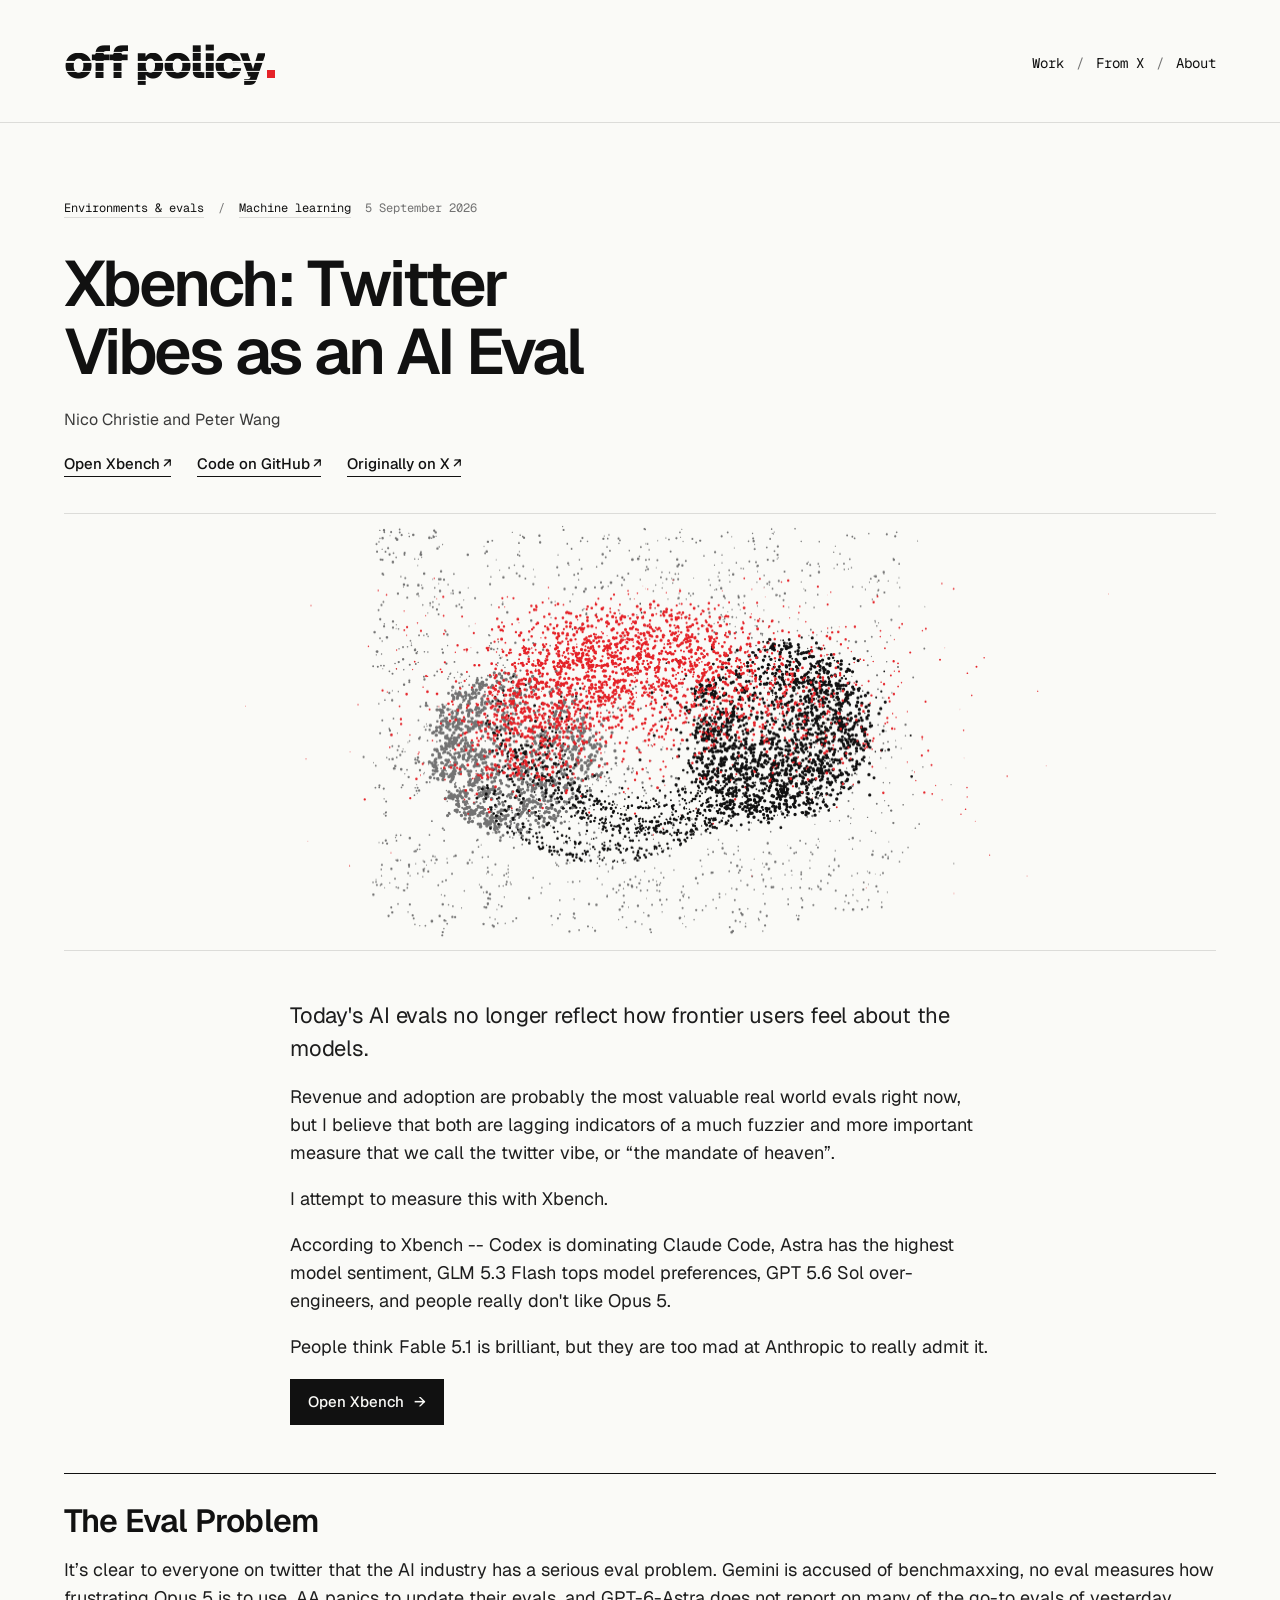
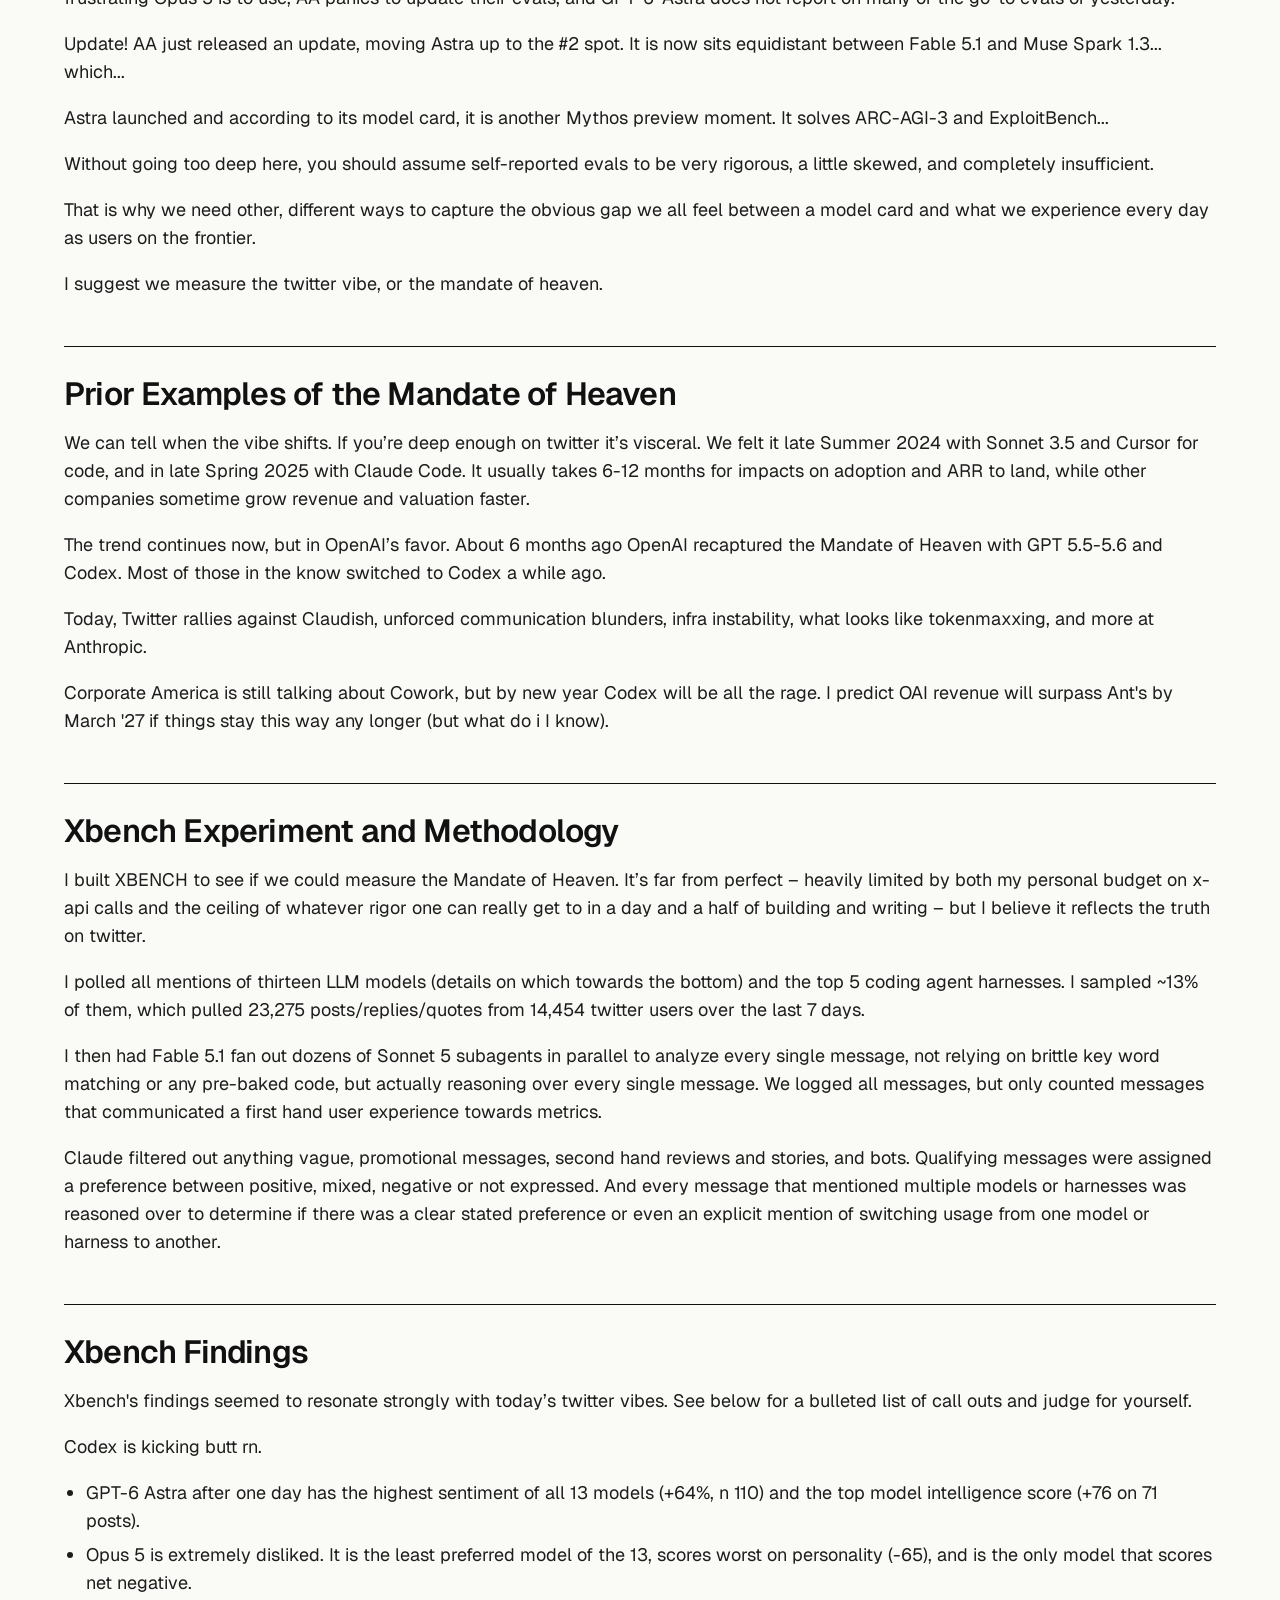
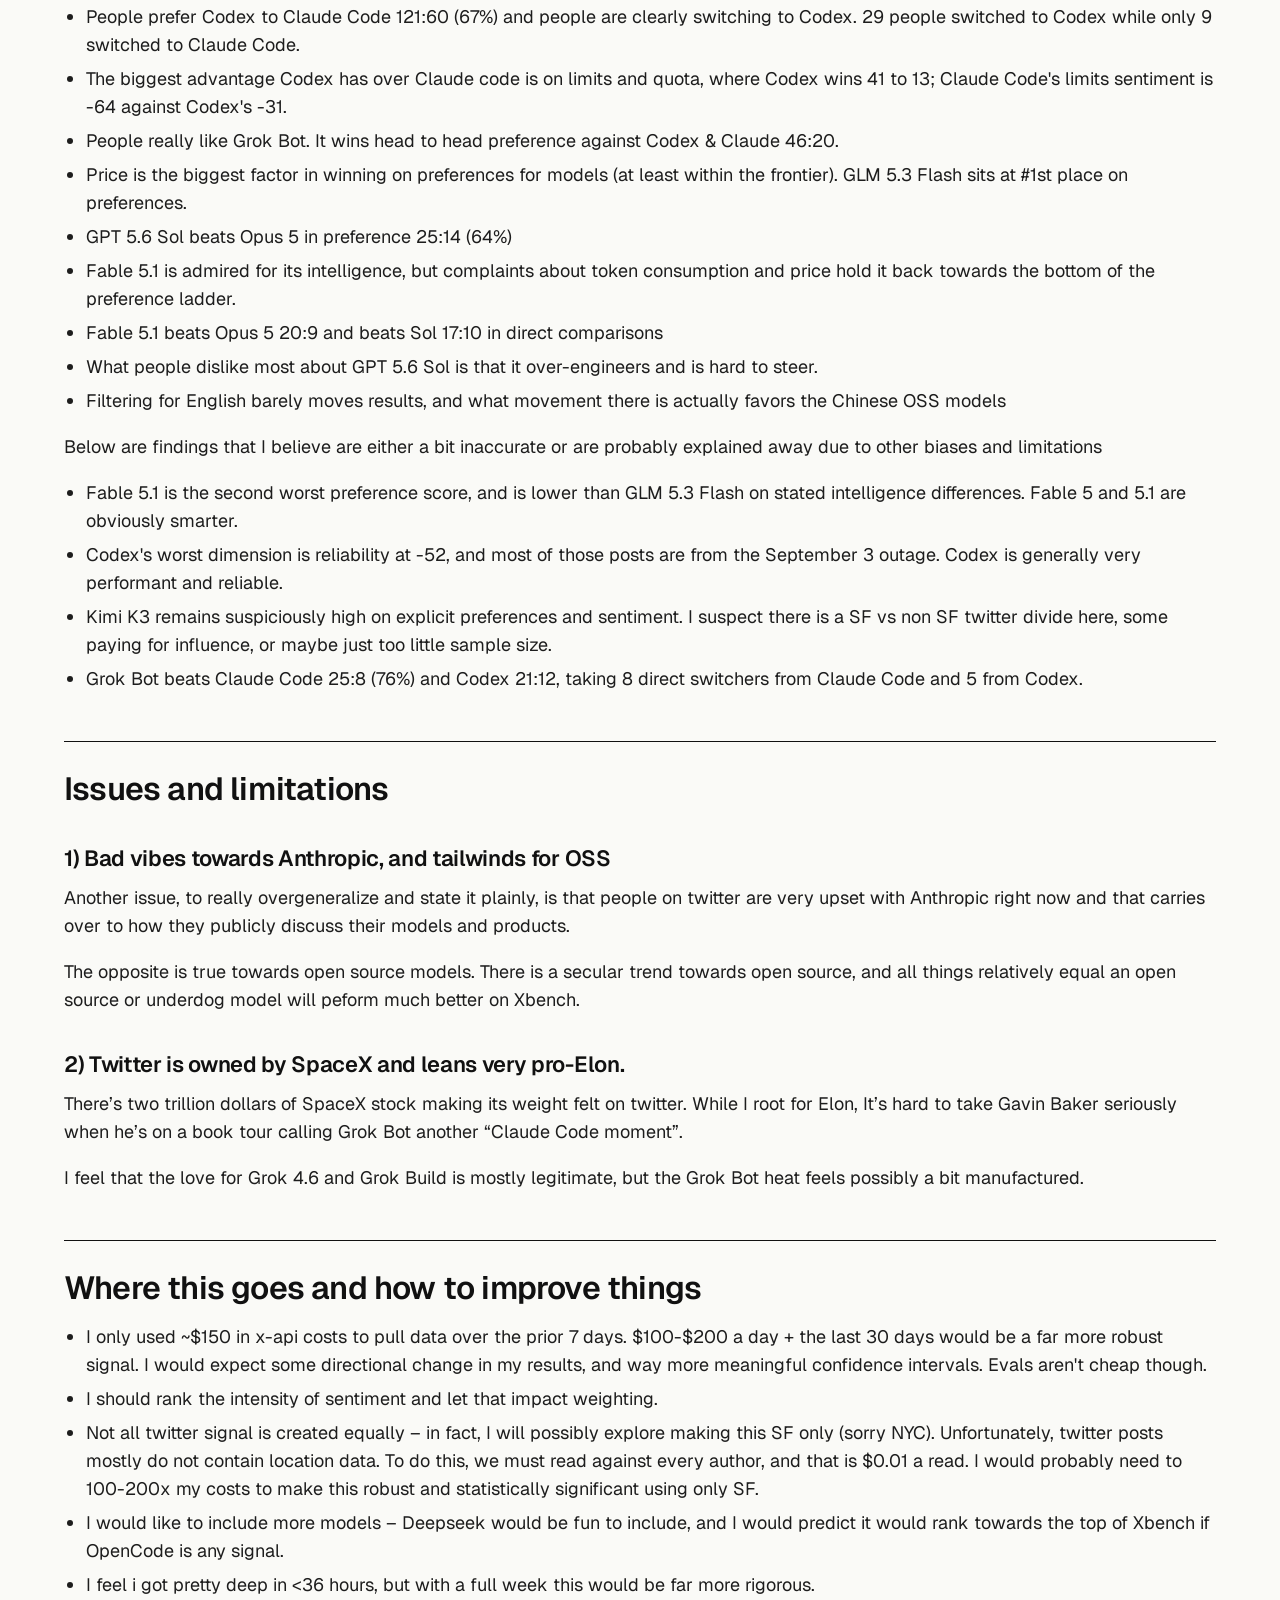
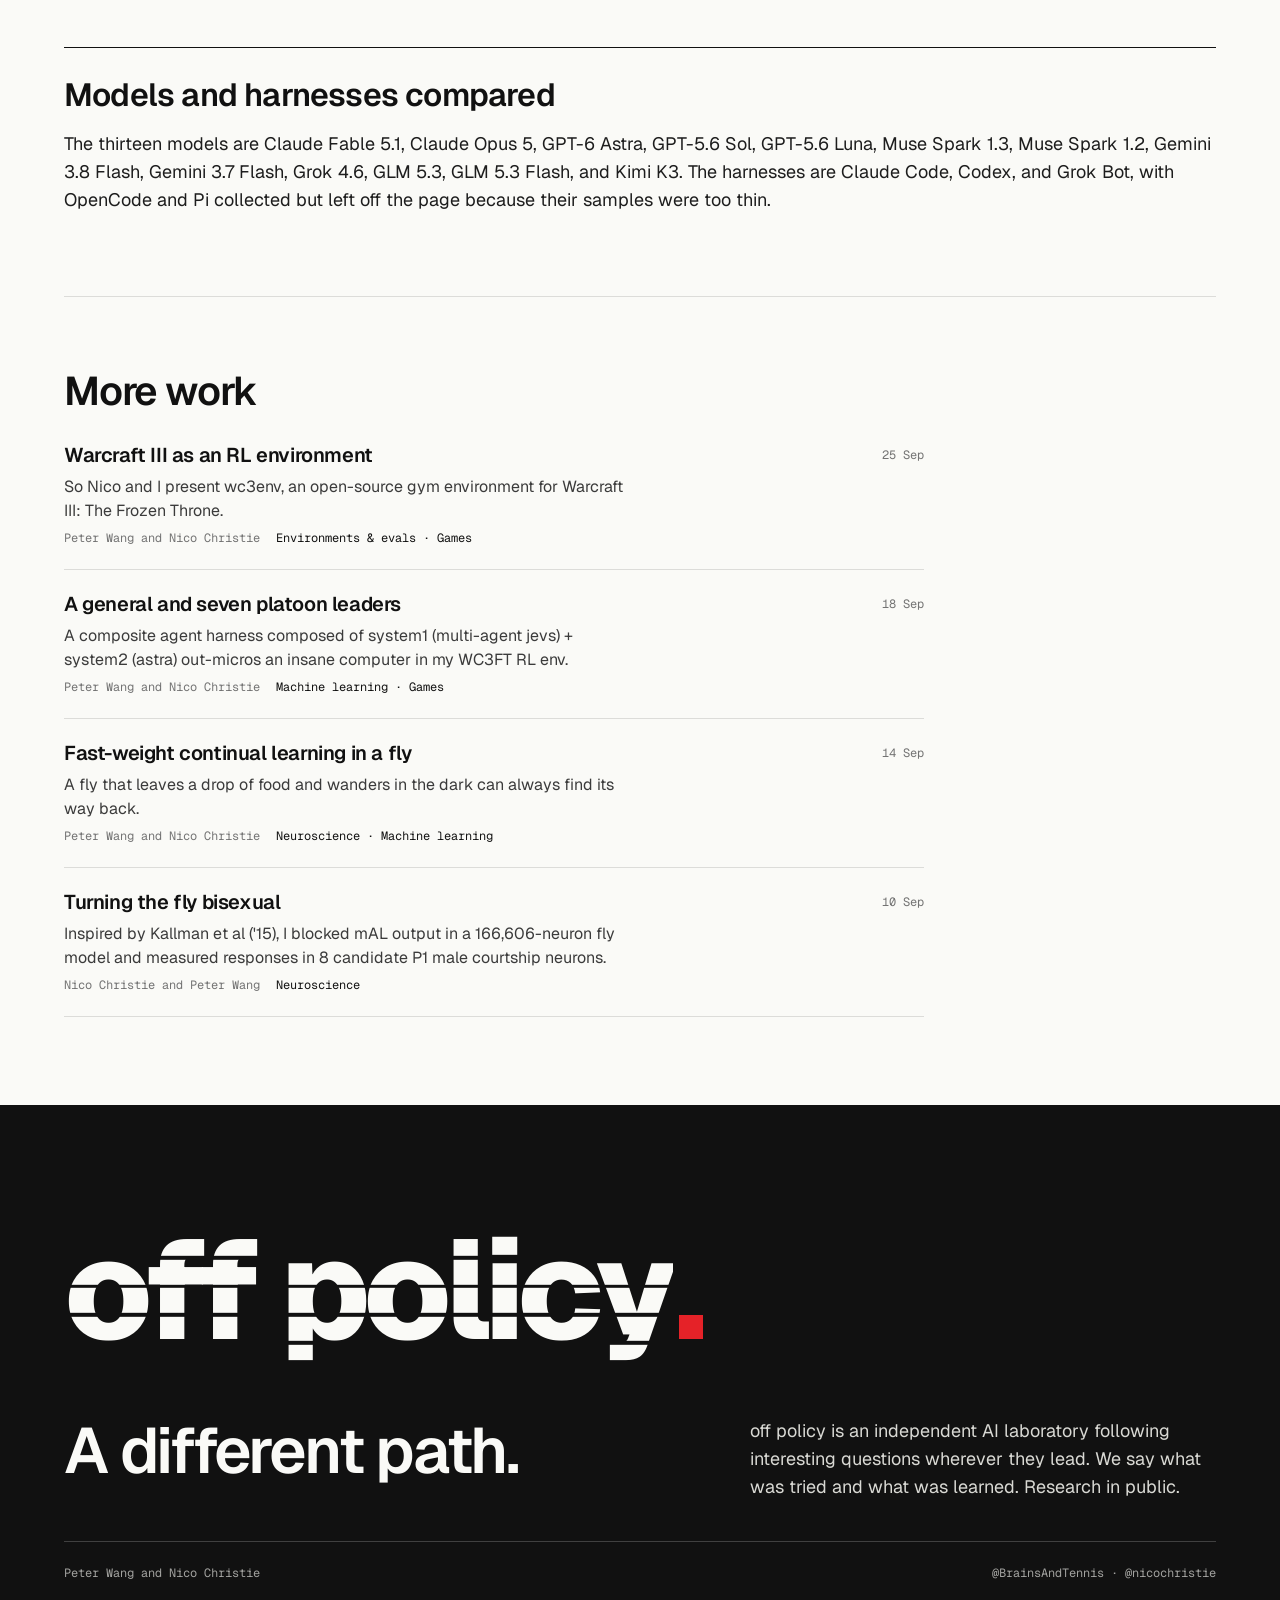
<file: work/xbench/index.html>
<!doctype html>
<html lang="en">
<head>
<meta charset="utf-8">
<meta name="viewport" content="width=device-width, initial-scale=1">
<title>Xbench: Twitter Vibes as an AI Eval · off policy</title>
<meta name="description" content="Today’s AI evals no longer reflect how frontier users feel about the models.">
<meta property="og:title" content="Xbench: Twitter Vibes as an AI Eval · off policy"><meta property="og:description" content="Today’s AI evals no longer reflect how frontier users feel about the models."><meta property="og:site_name" content="off policy">
<meta name="theme-color" content="#FAFAF7">
<link rel="icon" type="image/svg+xml" href="data:image/svg+xml,%3Csvg xmlns=%27http://www.w3.org/2000/svg%27 viewBox=%270 0 32 32%27%3E%3Crect x=%274%27 y=%274%27 width=%2724%27 height=%2724%27 fill=%27%23E52228%27/%3E%3C/svg%3E">
<link rel="apple-touch-icon" href="/apple-touch-icon.png">
<link rel="preconnect" href="https://fonts.googleapis.com"><link rel="preconnect" href="https://fonts.gstatic.com" crossorigin>
<link rel="stylesheet" href="https://fonts.googleapis.com/css2?family=Geist:wght@400;500;600;800&family=Geist+Mono:wght@400&display=swap">
<link rel="stylesheet" href="/assets/site.css">

</head>
<body data-page="writeup" data-slug="xbench">
<header class="top wrap">
  <a class="wordmark" href="/" aria-label="off policy, home"><span class="wm">off policy</span><span class="dot" aria-hidden="true"></span></a>
  <nav aria-label="Site"><a href="/#work">Work</a><span aria-hidden="true">/</span><a href="/#x">From X</a><span aria-hidden="true">/</span><a href="/#about">About</a></nav>
</header>
<main>

  <article>
    <header class="w-head wrap">
      <p class="kicker"><a href="/#envs">Environments &amp; evals</a> <span aria-hidden="true">/</span> <a href="/#ml">Machine learning</a><span>5 September 2026</span></p>
      <h1>Xbench: Twitter Vibes as an AI Eval</h1>
      <p class="by">Nico Christie and Peter Wang</p>
      <p class="actions"><a class="link" href="https://nicodunks.github.io/xbench/" target="_blank" rel="noopener noreferrer">Open Xbench</a><a class="link" href="https://github.com/nicodunks/xbench" target="_blank" rel="noopener noreferrer">Code on GitHub</a><a class="link" href="https://x.com/nicochristie/status/2096284789766819924" target="_blank" rel="noopener noreferrer">Originally on X</a></p>
    </header>
    <figure class="w-art wrap" aria-hidden="true" style="margin:0 auto"><canvas id="artDots"></canvas></figure>
    <div class="prose wrap">
<div class="lede"><p>Today's AI evals no longer reflect how frontier users feel about the models.</p>
<p>Revenue and adoption are probably the most valuable real world evals right now, but I believe that both are lagging indicators of a much fuzzier and more important measure that we call the twitter vibe, or “the mandate of heaven”.</p>
<p>I attempt to measure this with Xbench.</p>
<p>According to Xbench -- Codex is dominating Claude Code, Astra has the highest model sentiment, GLM 5.3 Flash tops model preferences, GPT 5.6 Sol over-engineers, and people really don't like Opus 5.</p>
<p>People think Fable 5.1 is brilliant, but they are too mad at Anthropic to really admit it.</p>
<p class="actions"><a class="btn" href="https://nicodunks.github.io/xbench/" target="_blank" rel="noopener noreferrer">Open Xbench</a></p></div>
<h2>The Eval Problem</h2>
<p>It’s clear to everyone on twitter that the AI industry has a serious eval problem. Gemini is accused of benchmaxxing, no eval measures how frustrating Opus 5 is to use, AA panics to update their evals, and GPT-6-Astra does not report on many of the go-to evals of yesterday.</p>
<p>Update! AA just released an update, moving Astra up to the #2 spot. It is now sits equidistant between Fable 5.1 and Muse Spark 1.3... which...</p>
<p>Astra launched and according to its model card, it is another Mythos preview moment. It solves ARC-AGI-3 and ExploitBench...</p>
<p>Without going too deep here, you should assume self-reported evals to be very rigorous, a little skewed, and completely insufficient.</p>
<p>That is why we need other, different ways to capture the obvious gap we all feel between a model card and what we experience every day as users on the frontier.</p>
<p>I suggest we measure the twitter vibe, or the mandate of heaven.</p>
<h2>Prior Examples of the Mandate of Heaven</h2>
<p>We can tell when the vibe shifts. If you’re deep enough on twitter it’s visceral. We felt it late Summer 2024 with Sonnet 3.5 and Cursor for code, and in late Spring 2025 with Claude Code. It usually takes 6-12 months for impacts on adoption and ARR to land, while other companies sometime grow revenue and valuation faster.</p>
<p>The trend continues now, but in OpenAI’s favor. About 6 months ago OpenAI recaptured the Mandate of Heaven with GPT 5.5-5.6 and Codex. Most of those in the know switched to Codex a while ago.</p>
<p>Today, Twitter rallies against Claudish, unforced communication blunders, infra instability, what looks like tokenmaxxing, and more at Anthropic.</p>
<p>Corporate America is still talking about Cowork, but by new year Codex will be all the rage. I predict OAI revenue will surpass Ant's by March '27 if things stay this way any longer (but what do i I know).</p>
<h2>Xbench Experiment and Methodology</h2>
<p>I built XBENCH to see if we could measure the Mandate of Heaven. It’s far from perfect – heavily limited by both my personal budget on x-api calls and the ceiling of whatever rigor one can really get to in a day and a half of building and writing – but I believe it reflects the truth on twitter.</p>
<p>I polled all mentions of thirteen LLM models (details on which towards the bottom) and the top 5 coding agent harnesses. I sampled ~13% of them, which pulled 23,275 posts/replies/quotes from 14,454 twitter users over the last 7 days.</p>
<p>I then had Fable 5.1 fan out dozens of Sonnet 5 subagents in parallel to analyze every single message, not relying on brittle key word matching or any pre-baked code, but actually reasoning over every single message. We logged all messages, but only counted messages that communicated a first hand user experience towards metrics.</p>
<p>Claude filtered out anything vague, promotional messages, second hand reviews and stories, and bots. Qualifying messages were assigned a preference between positive, mixed, negative or not expressed. And every message that mentioned multiple models or harnesses was reasoned over to determine if there was a clear stated preference or even an explicit mention of switching usage from one model or harness to another.</p>
<h2>Xbench Findings</h2>
<p>Xbench's findings seemed to resonate strongly with today’s twitter vibes. See below for a bulleted list of call outs and judge for yourself.</p>
<p>Codex is kicking butt rn.</p>
<ul><li>GPT-6 Astra after one day has the highest sentiment of all 13 models (+64%, n 110) and the top model intelligence score (+76 on 71 posts).</li><li>Opus 5 is extremely disliked. It is the least preferred model of the 13, scores worst on personality (-65), and is the only model that scores net negative.</li><li>People prefer Codex to Claude Code 121:60 (67%) and people are clearly switching to Codex. 29 people switched to Codex while only 9 switched to Claude Code.</li><li>The biggest advantage Codex has over Claude code is on limits and quota, where Codex wins 41 to 13; Claude Code's limits sentiment is -64 against Codex's -31.</li><li>People really like Grok Bot. It wins head to head preference against Codex &amp; Claude 46:20.</li><li>Price is the biggest factor in winning on preferences for models (at least within the frontier). GLM 5.3 Flash sits at #1st place on preferences.</li><li>GPT 5.6 Sol beats Opus 5 in preference 25:14 (64%)</li><li>Fable 5.1 is admired for its intelligence, but complaints about token consumption and price hold it back towards the bottom of the preference ladder.</li><li>Fable 5.1 beats Opus 5 20:9 and beats Sol 17:10 in direct comparisons</li><li>What people dislike most about GPT 5.6 Sol is that it over-engineers and is hard to steer.</li><li>Filtering for English barely moves results, and what movement there is actually favors the Chinese OSS models</li></ul>
<p>Below are findings that I believe are either a bit inaccurate or are probably explained away due to other biases and limitations</p>
<ul><li>Fable 5.1 is the second worst preference score, and is lower than GLM 5.3 Flash on stated intelligence differences. Fable 5 and 5.1 are obviously smarter.</li><li>Codex's worst dimension is reliability at -52, and most of those posts are from the September 3 outage. Codex is generally very performant and reliable.</li><li>Kimi K3 remains suspiciously high on explicit preferences and sentiment. I suspect there is a SF vs non SF twitter divide here, some paying for influence, or maybe just too little sample size.</li><li>Grok Bot beats Claude Code 25:8 (76%) and Codex 21:12, taking 8 direct switchers from Claude Code and 5 from Codex.</li></ul>
<h2>Issues and limitations</h2>
<h3>1) Bad vibes towards Anthropic, and tailwinds for OSS</h3>
<p>Another issue, to really overgeneralize and state it plainly, is that people on twitter are very upset with Anthropic right now and that carries over to how they publicly discuss their models and products.</p>
<p>The opposite is true towards open source models. There is a secular trend towards open source, and all things relatively equal an open source or underdog model will peform much better on Xbench.</p>
<h3>2) Twitter is owned by SpaceX and leans very pro-Elon.</h3>
<p>There’s two trillion dollars of SpaceX stock making its weight felt on twitter. While I root for Elon, It’s hard to take Gavin Baker seriously when he’s on a book tour calling Grok Bot another “Claude Code moment”.</p>
<p>I feel that the love for Grok 4.6 and Grok Build is mostly legitimate, but the Grok Bot heat feels possibly a bit manufactured.</p>
<h2>Where this goes and how to improve things</h2>
<ul><li>I only used ~$150 in x-api costs to pull data over the prior 7 days. $100-$200 a day + the last 30 days would be a far more robust signal. I would expect some directional change in my results, and way more meaningful confidence intervals. Evals aren't cheap though.</li><li>I should rank the intensity of sentiment and let that impact weighting.</li><li>Not all twitter signal is created equally – in fact, I will possibly explore making this SF only (sorry NYC). Unfortunately, twitter posts mostly do not contain location data. To do this, we must read against every author, and that is $0.01 a read. I would probably need to 100-200x my costs to make this robust and statistically significant using only SF.</li><li>I would like to include more models – Deepseek would be fun to include, and I would predict it would rank towards the top of Xbench if OpenCode is any signal.</li><li>I feel i got pretty deep in &lt;36 hours, but with a full week this would be far more rigorous.</li></ul>
<h2>Models and harnesses compared</h2>
<p>The thirteen models are Claude Fable 5.1, Claude Opus 5, GPT-6 Astra, GPT-5.6 Sol, GPT-5.6 Luna, Muse Spark 1.3, Muse Spark 1.2, Gemini 3.8 Flash, Gemini 3.7 Flash, Grok 4.6, GLM 5.3, GLM 5.3 Flash, and Kimi K3. The harnesses are Claude Code, Codex, and Grok Bot, with OpenCode and Pi collected but left off the page because their samples were too thin.</p>
    </div>
  </article>
  <section class="more wrap" aria-labelledby="m-title">
    <div class="sec-head"><h2 id="m-title">More work</h2></div>
    <div class="themes" style="max-width:860px"><a class="w-row" href="/work/wc3env/" data-art="wc3env" data-themes="envs games"><span class="t">Warcraft III as an RL environment</span><span class="d">25 Sep</span><p class="dek">So Nico and I present wc3env, an open-source gym environment for Warcraft III: The Frozen Throne.</p><span class="who">Peter Wang and Nico Christie<span class="th">Environments &amp; evals · Games</span></span></a><a class="w-row" href="/work/harness/" data-art="harness" data-themes="ml games"><span class="t">A general and seven platoon leaders</span><span class="d">18 Sep</span><p class="dek">A composite agent harness composed of system1 (multi-agent jevs) + system2 (astra) out-micros an insane computer in my WC3FT RL env.</p><span class="who">Peter Wang and Nico Christie<span class="th">Machine learning · Games</span></span></a><a class="w-row" href="/work/fast-weights/" data-art="fast-weights" data-themes="neuro ml"><span class="t">Fast-weight continual learning in a fly</span><span class="d">14 Sep</span><p class="dek">A fly that leaves a drop of food and wanders in the dark can always find its way back.</p><span class="who">Peter Wang and Nico Christie<span class="th">Neuroscience · Machine learning</span></span></a><a class="w-row" href="/work/bisexual-fly/" data-art="bisexual-fly" data-themes="neuro"><span class="t">Turning the fly bisexual</span><span class="d">10 Sep</span><p class="dek">Inspired by Kallman et al (&#x27;15), I blocked mAL output in a 166,606-neuron fly model and measured responses in 8 candidate P1 male courtship neurons.</p><span class="who">Nico Christie and Peter Wang<span class="th">Neuroscience</span></span></a></div>
  </section>

</main>
<footer class="about" id="about">
  <div class="wrap">
    <span class="wordmark" aria-hidden="true"><span class="wm">off policy</span><span class="dot" aria-hidden="true"></span></span>
    <h2>A different path.</h2>
    <p class="pos">off policy is an independent AI laboratory following interesting questions wherever they lead. We say what was tried and what was learned. Research in public.</p>
    <div class="foot"><span>Peter Wang and Nico Christie</span><span><a href="https://x.com/BrainsAndTennis" target="_blank" rel="noopener noreferrer">@BrainsAndTennis</a> · <a href="https://x.com/nicochristie" target="_blank" rel="noopener noreferrer">@nicochristie</a></span></div>
  </div>
</footer>
<script src="/assets/app.js" defer></script>
</body>
</html>
</file>
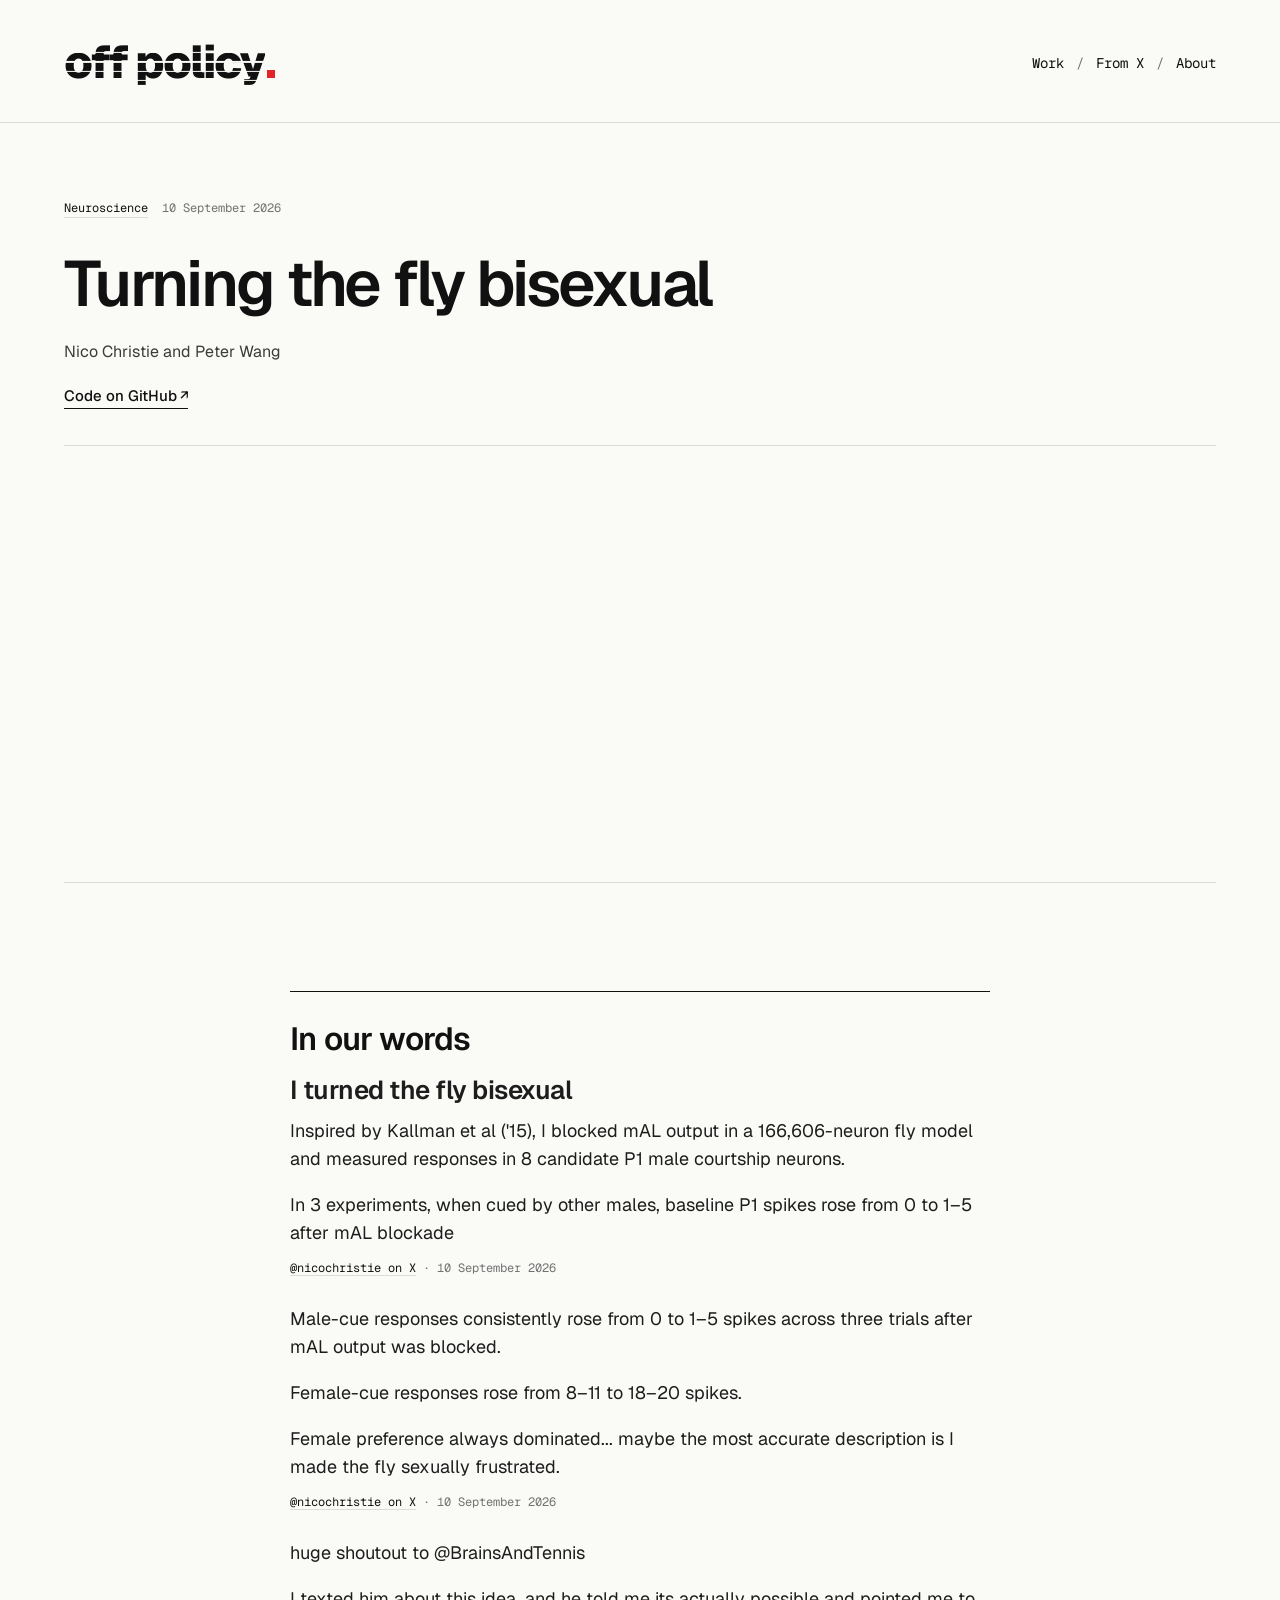
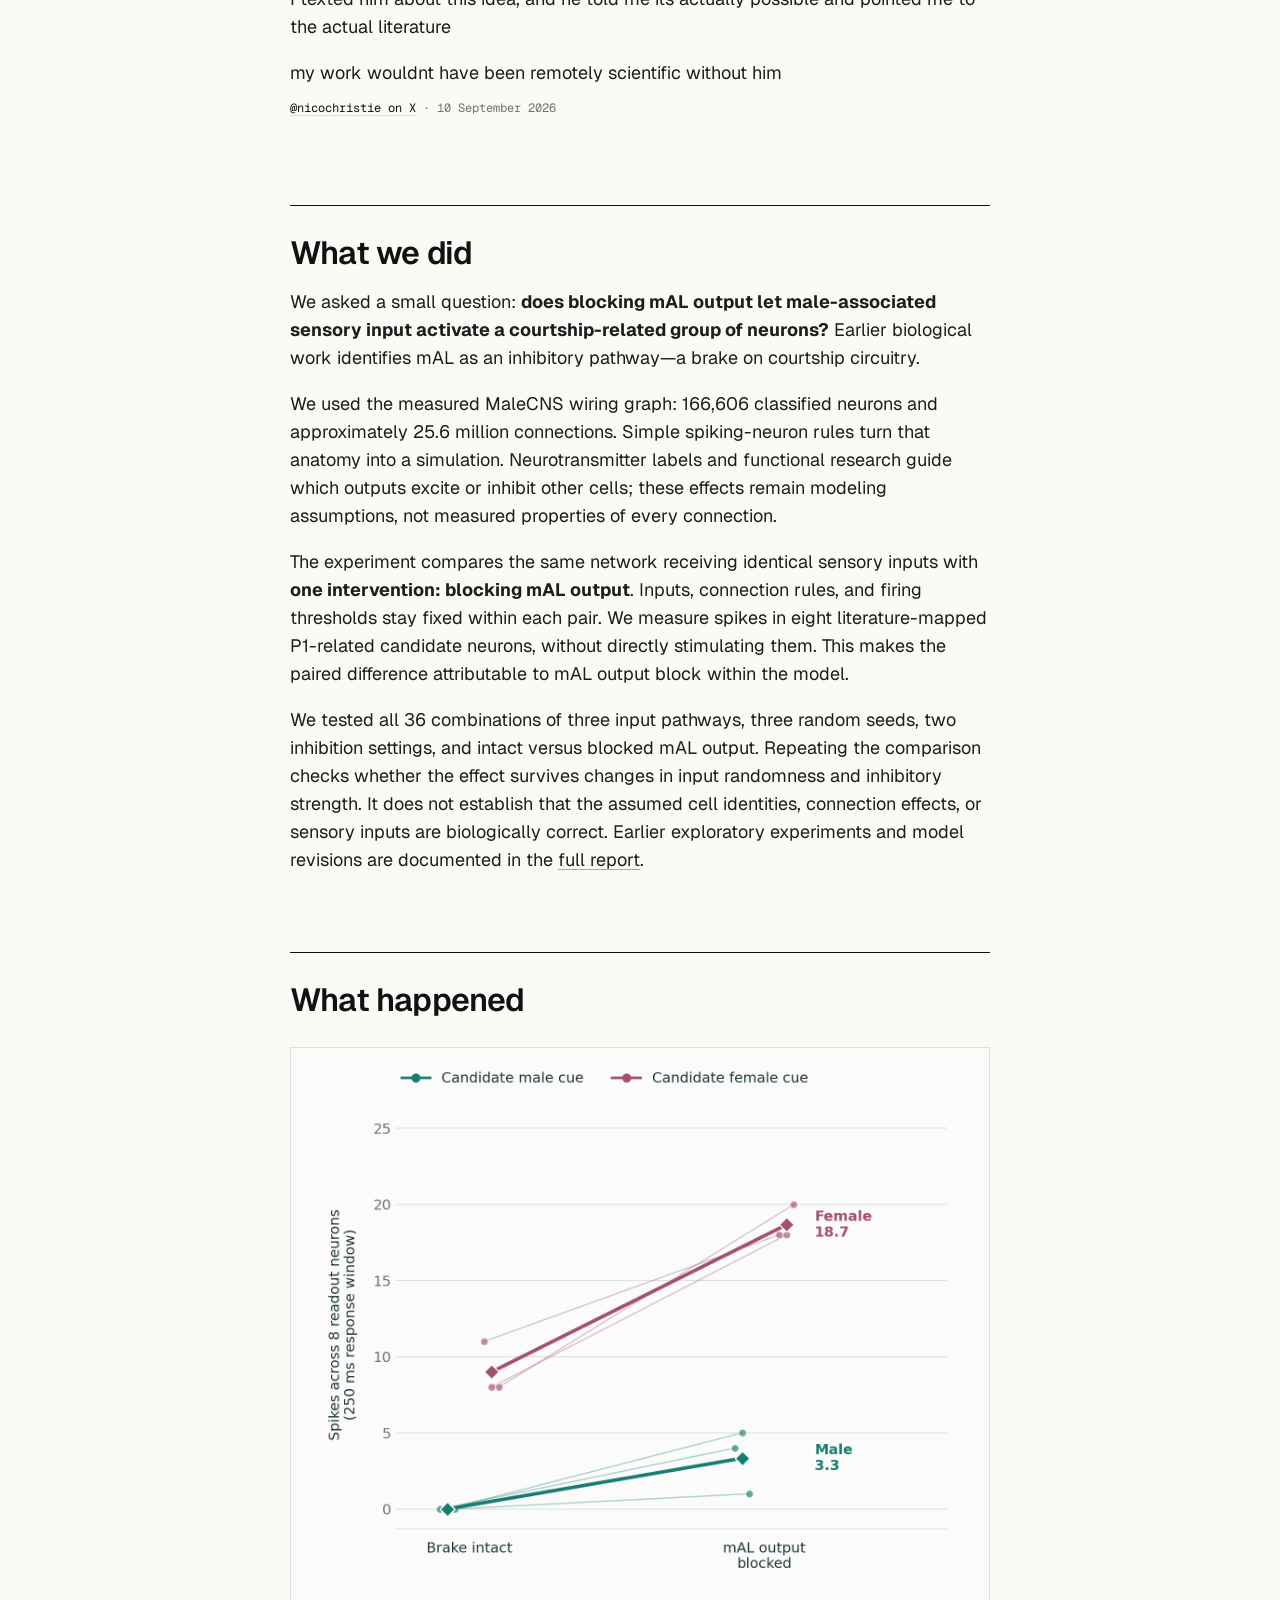
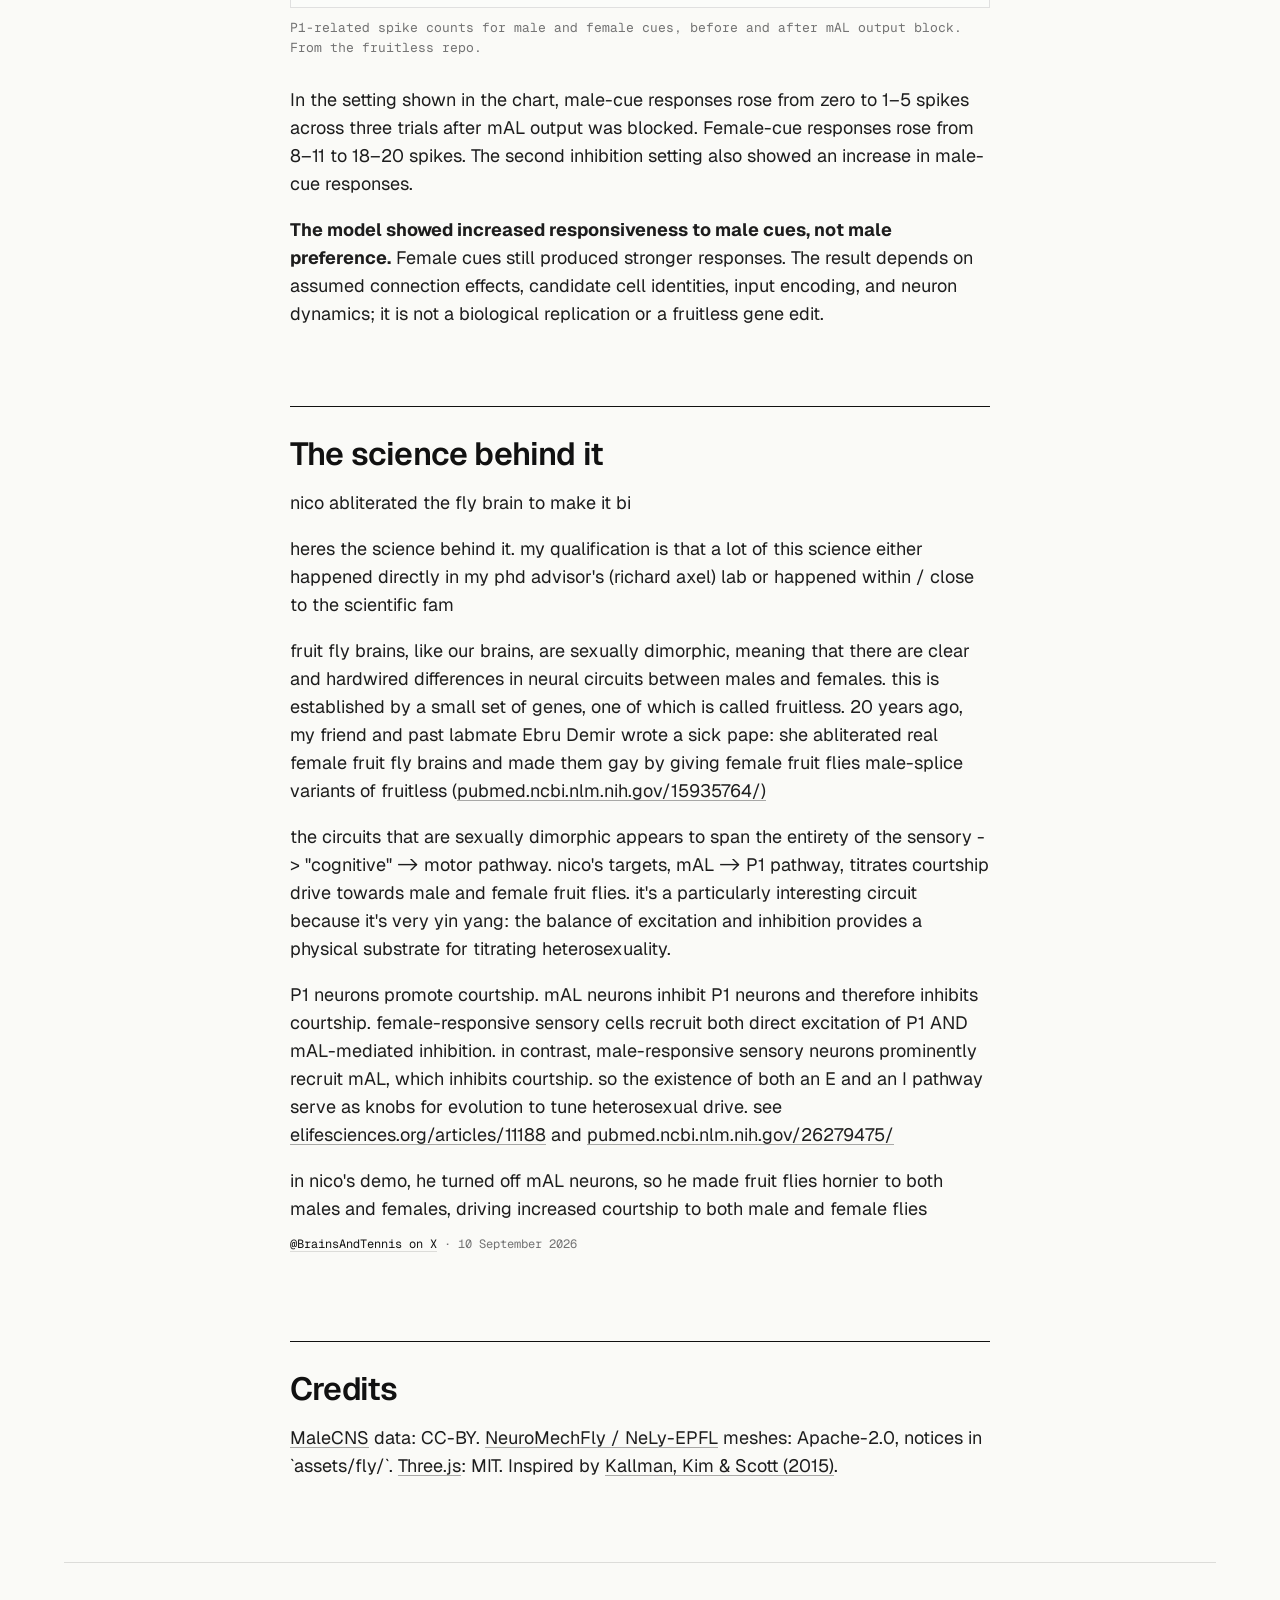
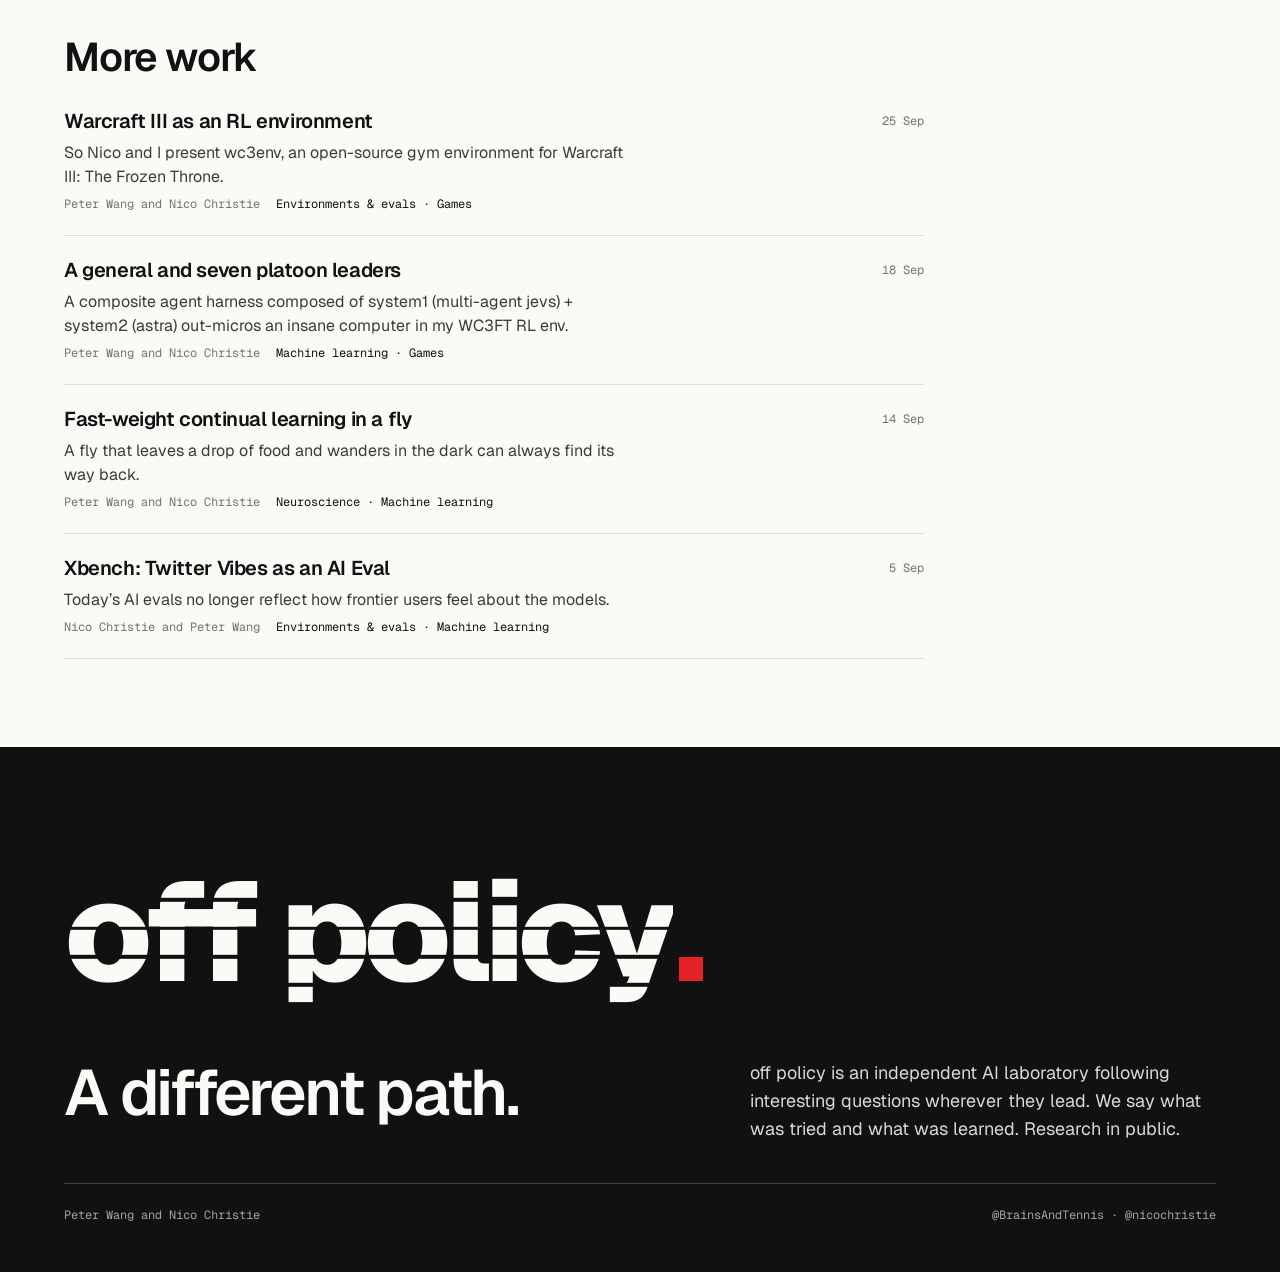
<file: writing/bisexual-fly/index.html>
<!doctype html><meta charset="utf-8"><title>off policy</title><link rel="canonical" href="https://offpolicyinc.com/work/bisexual-fly/"><meta http-equiv="refresh" content="0; url=/work/bisexual-fly/"><a href="/work/bisexual-fly/">Moved here</a>
</file>
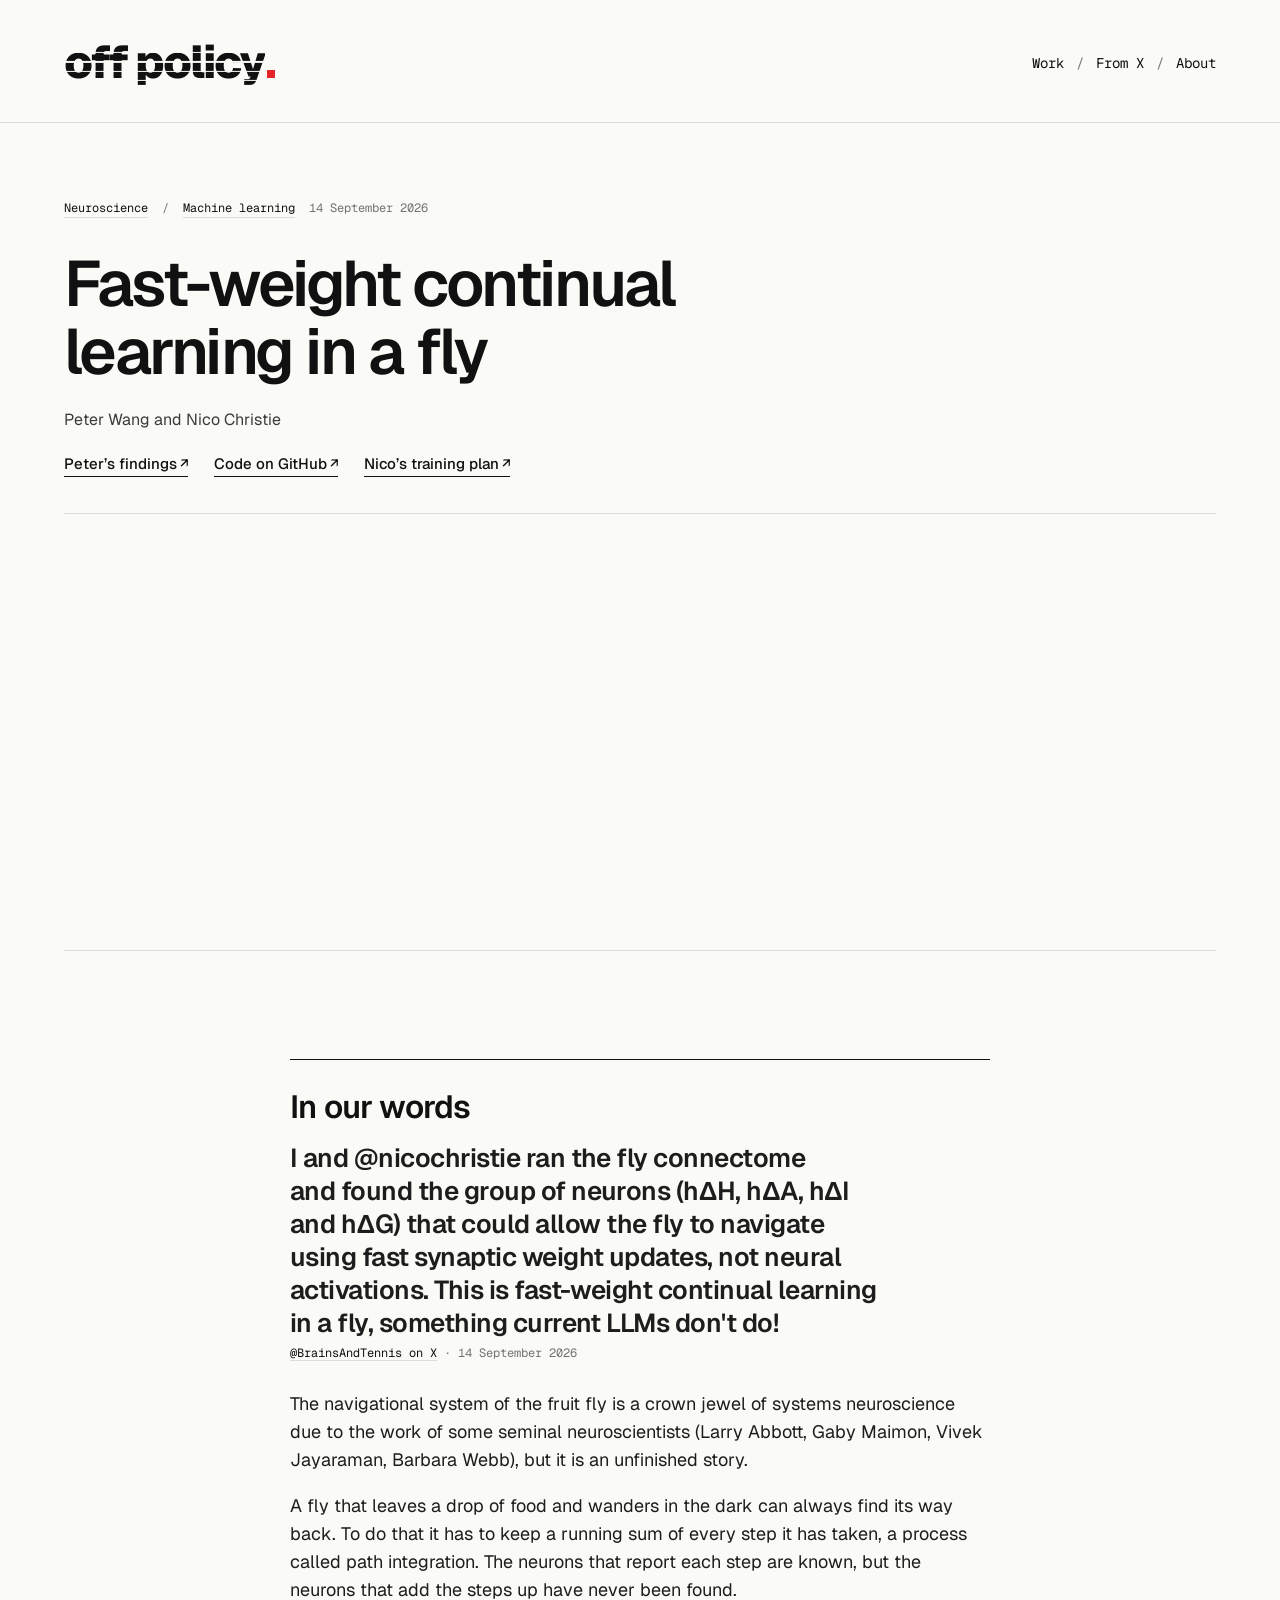
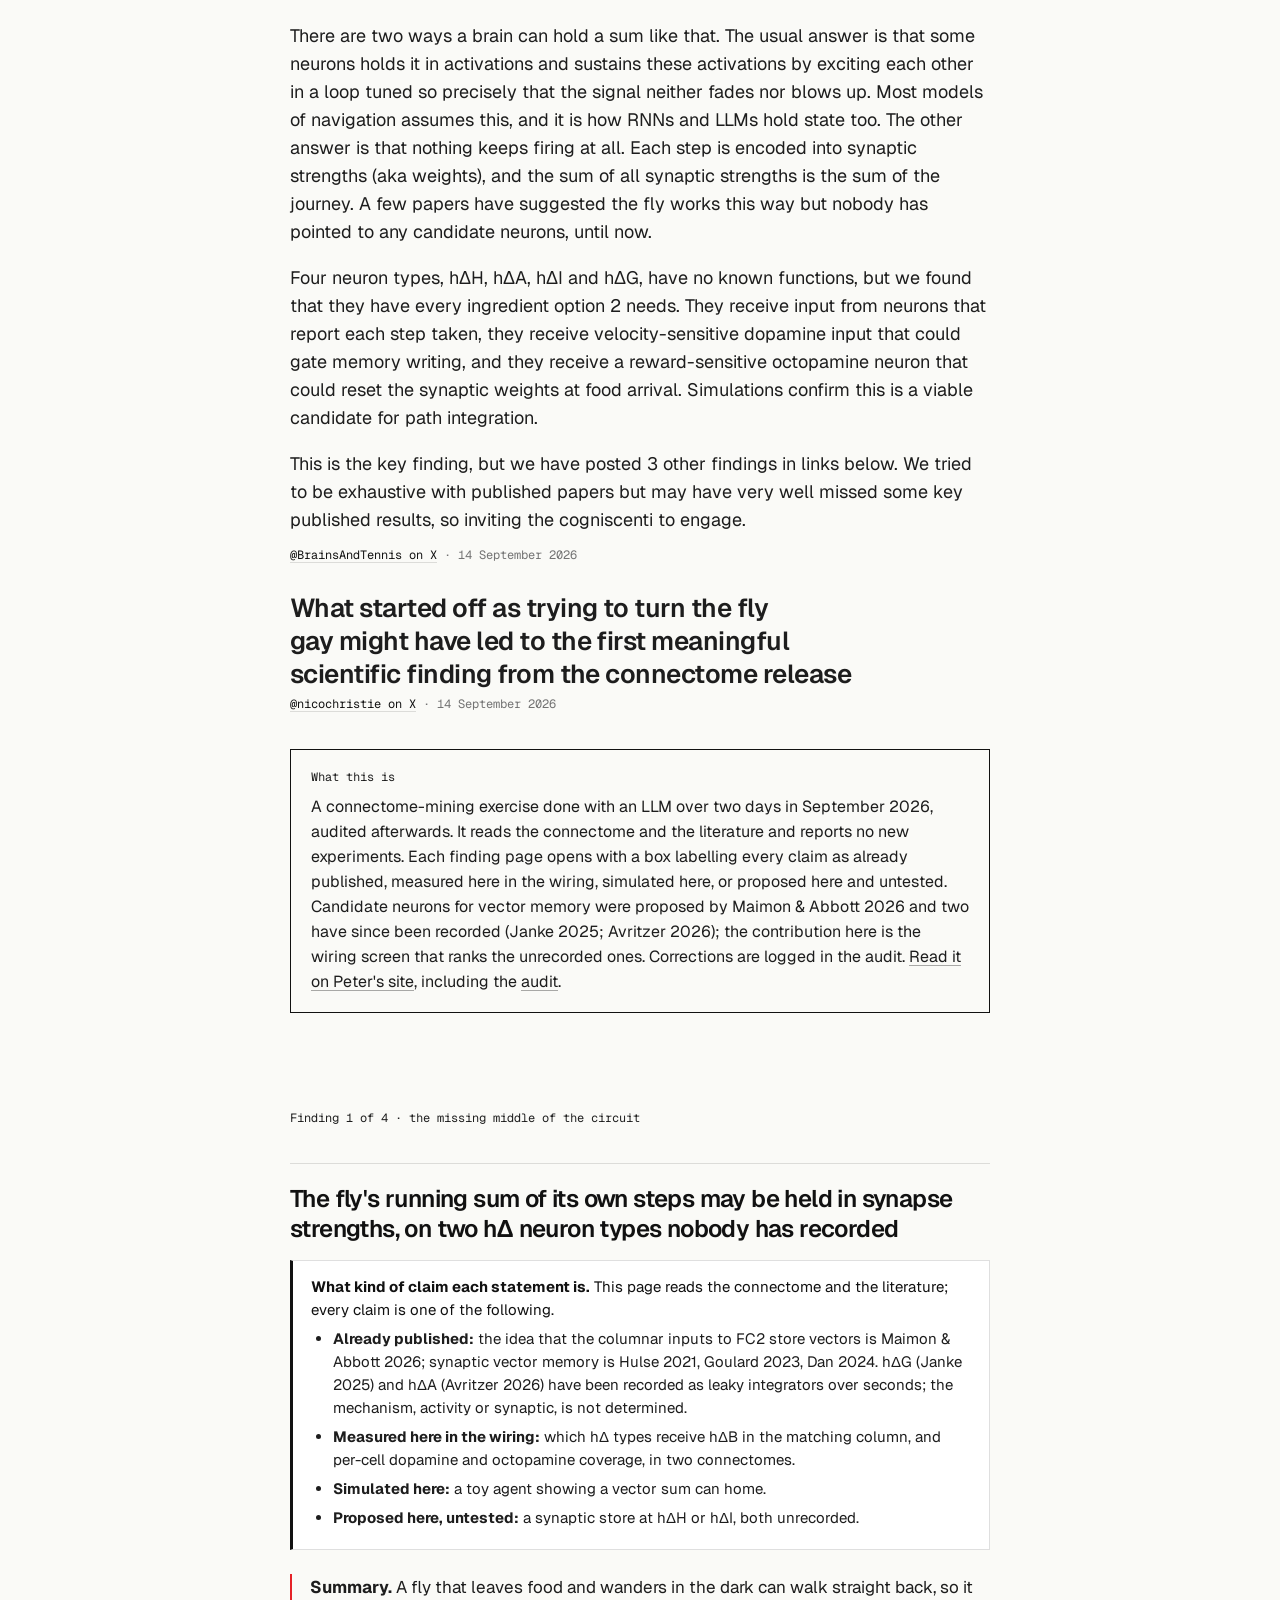
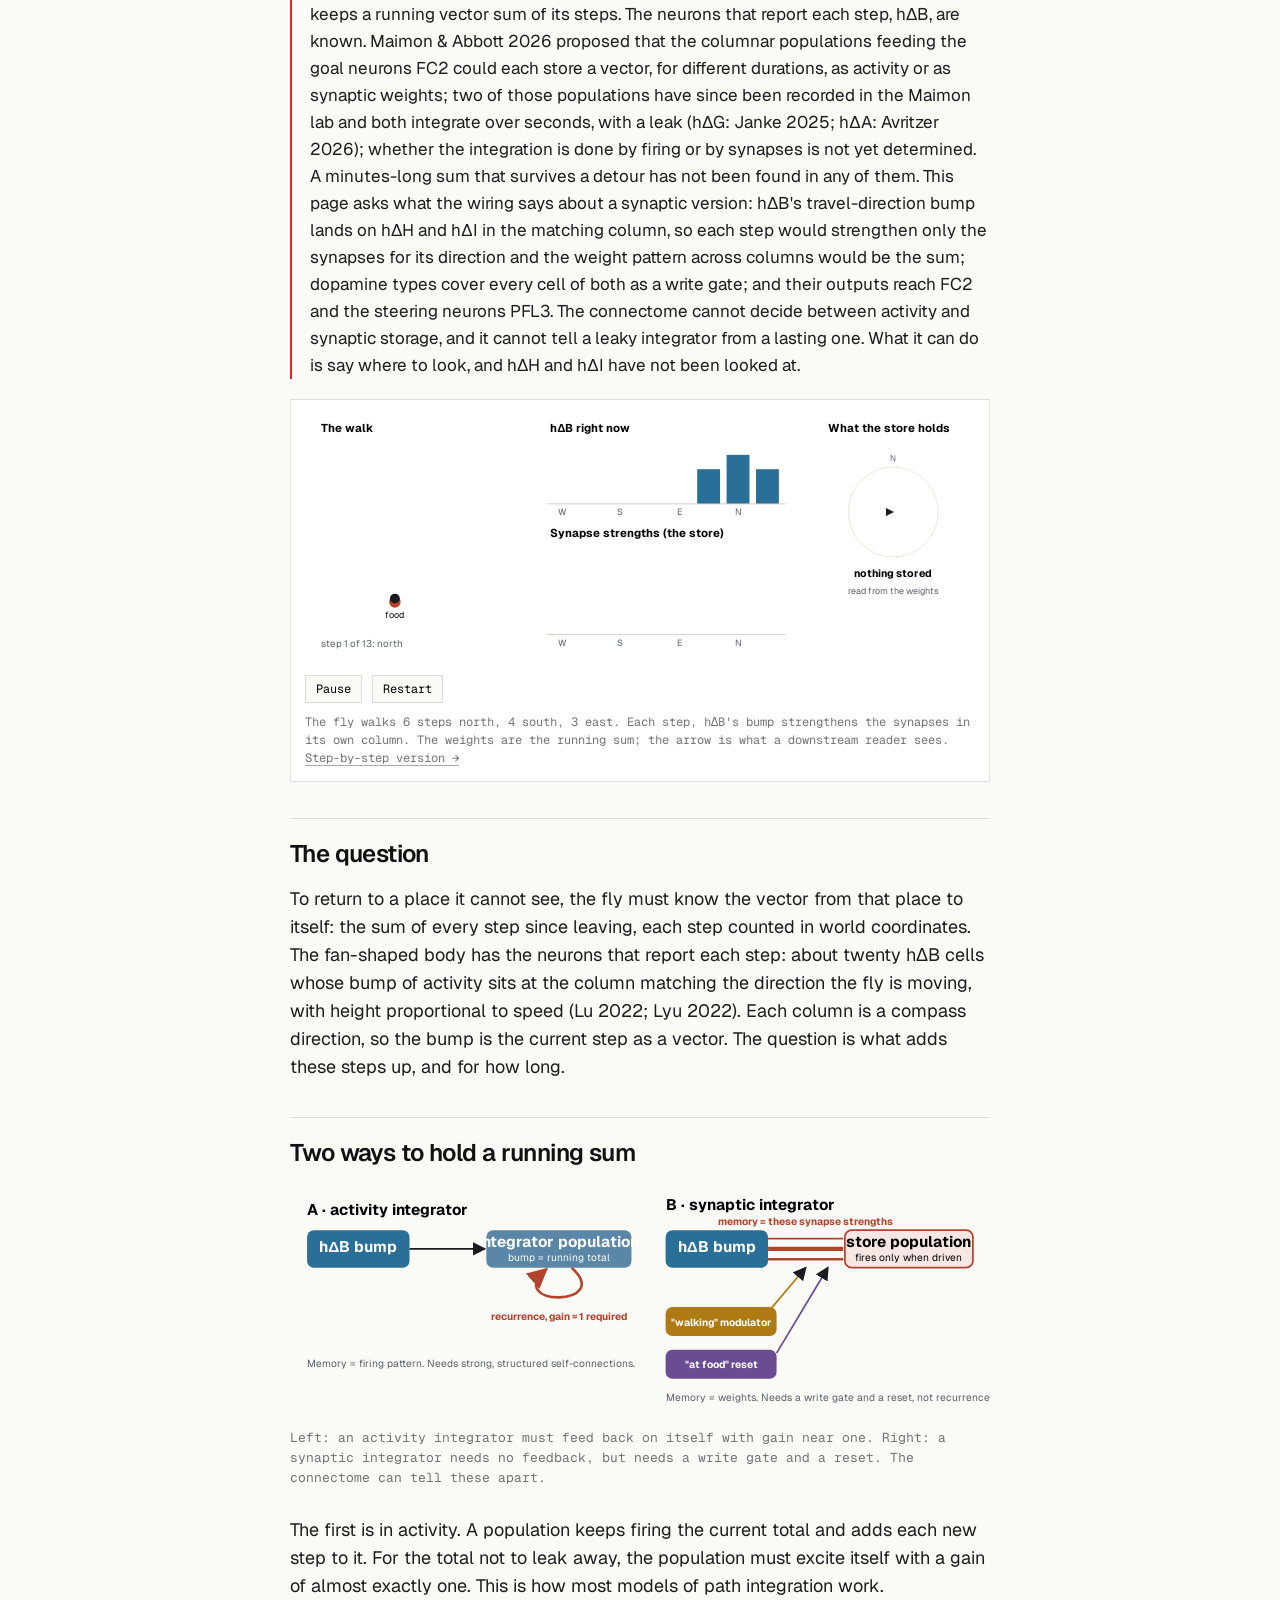
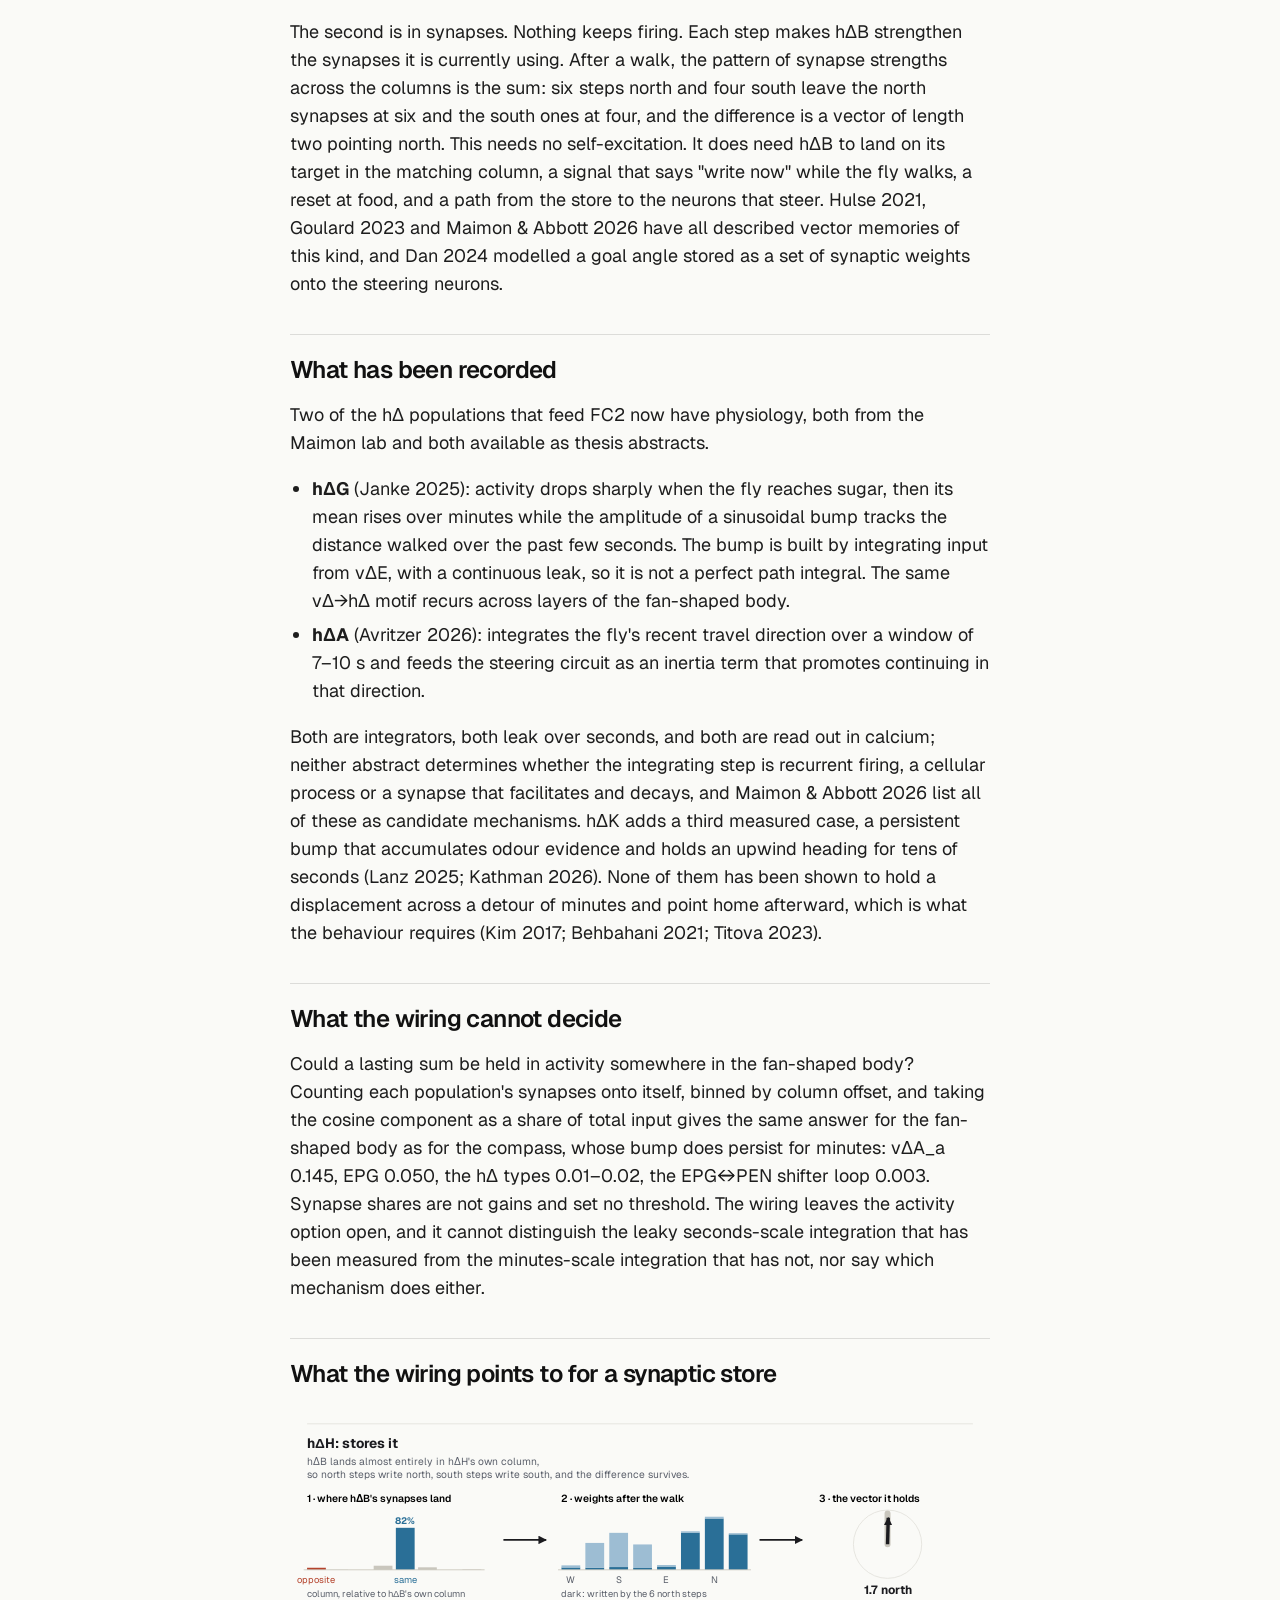
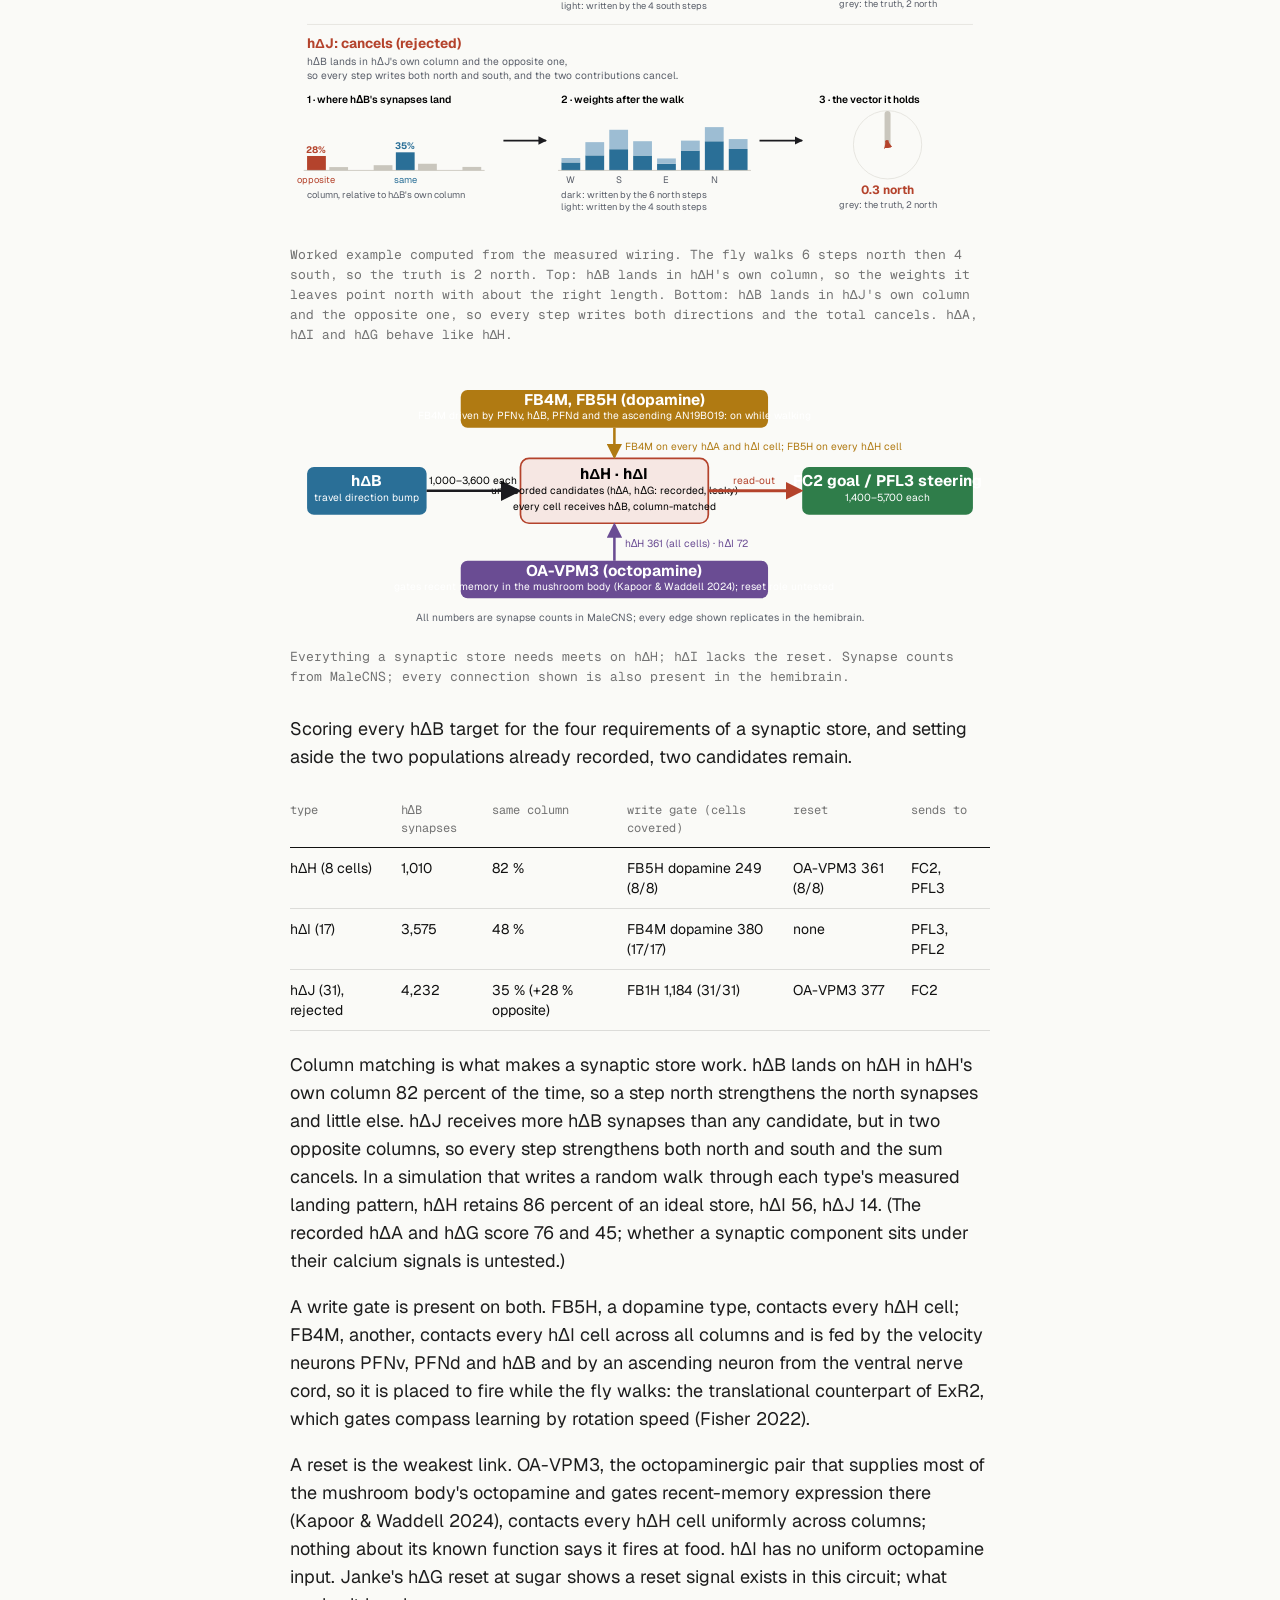
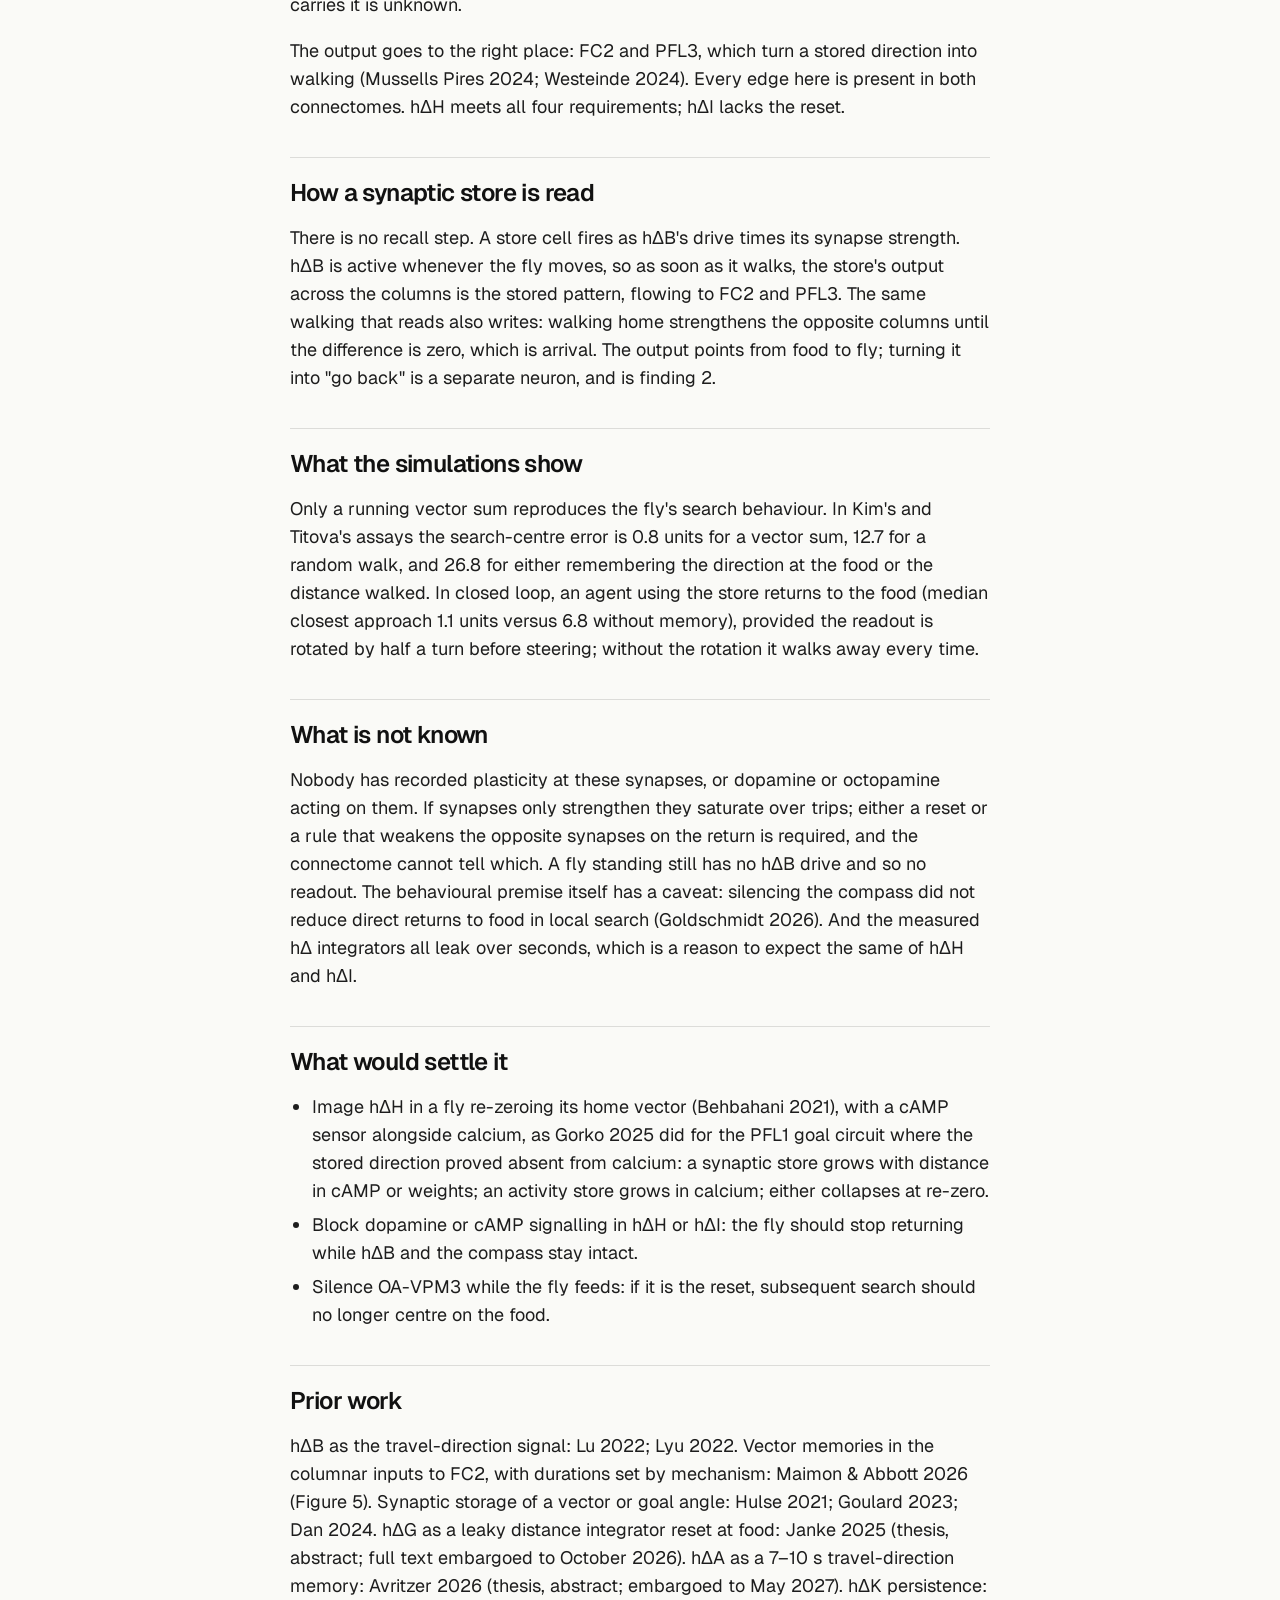
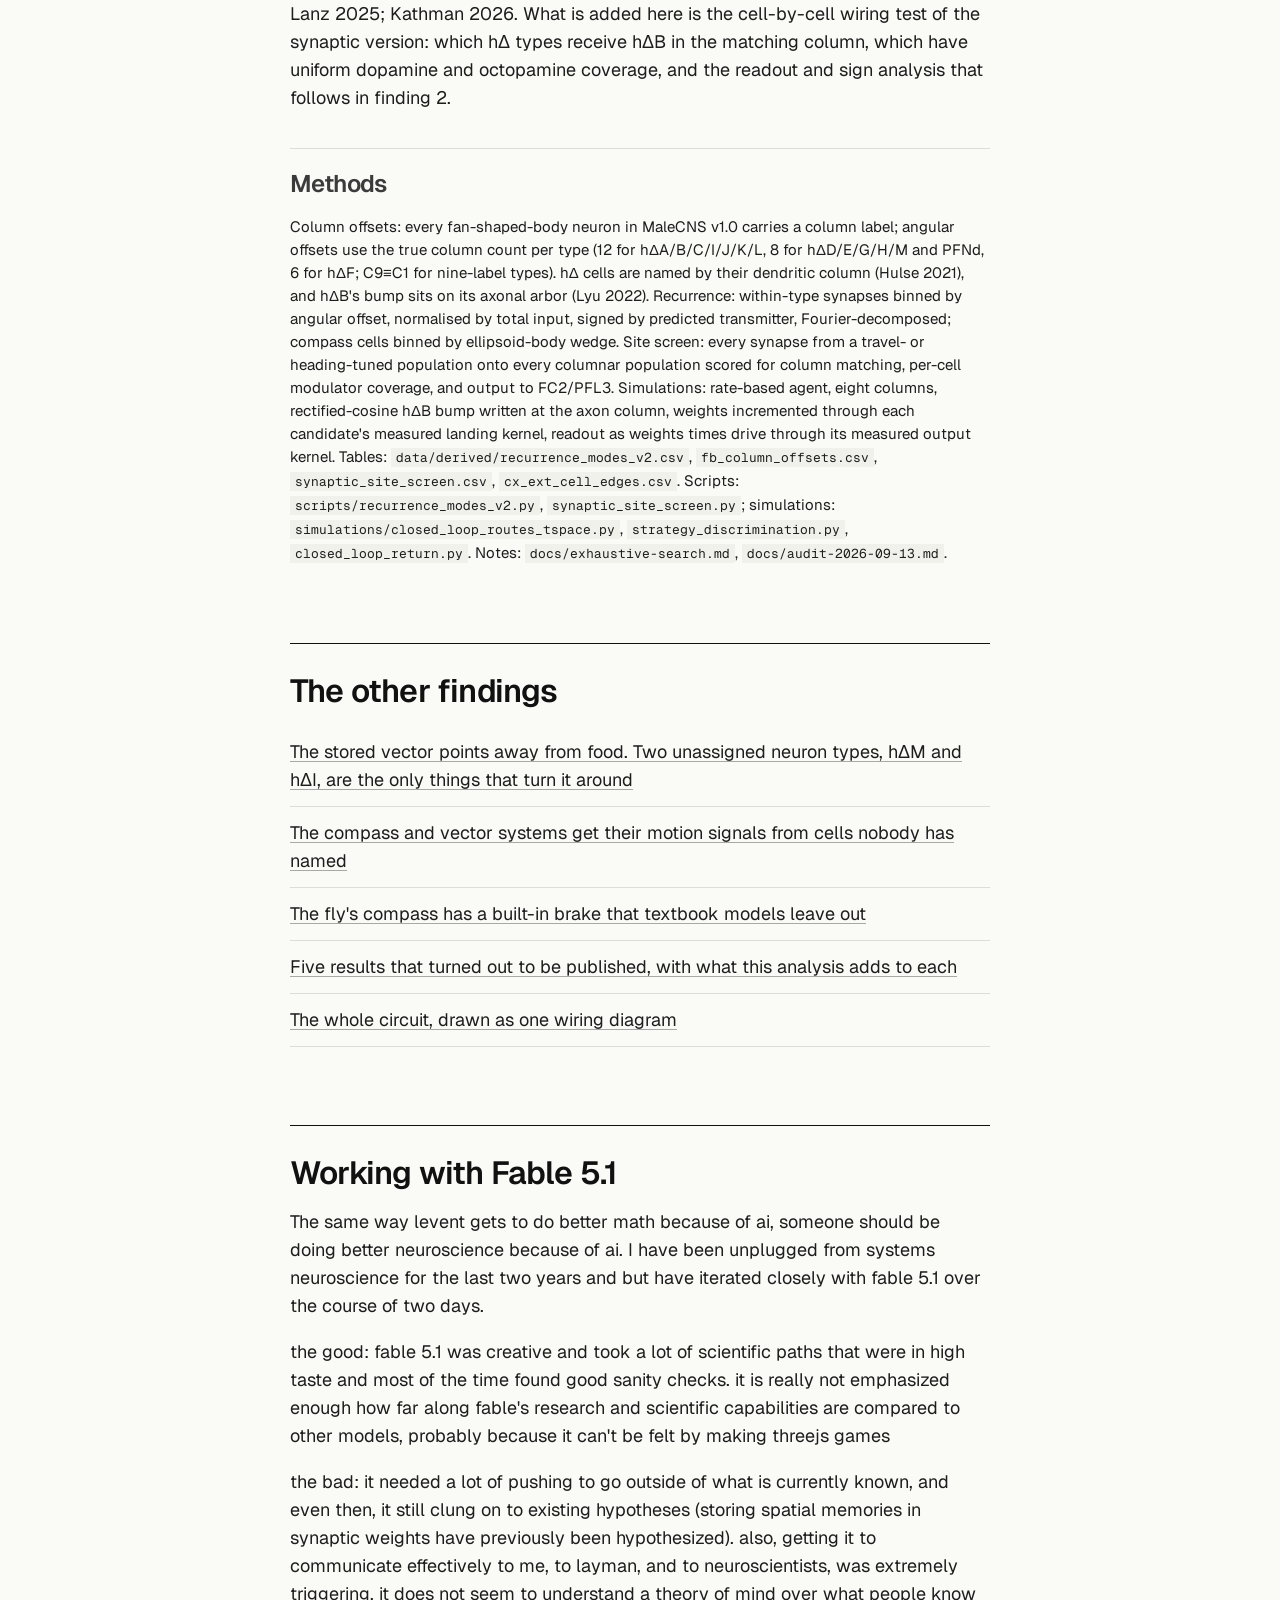
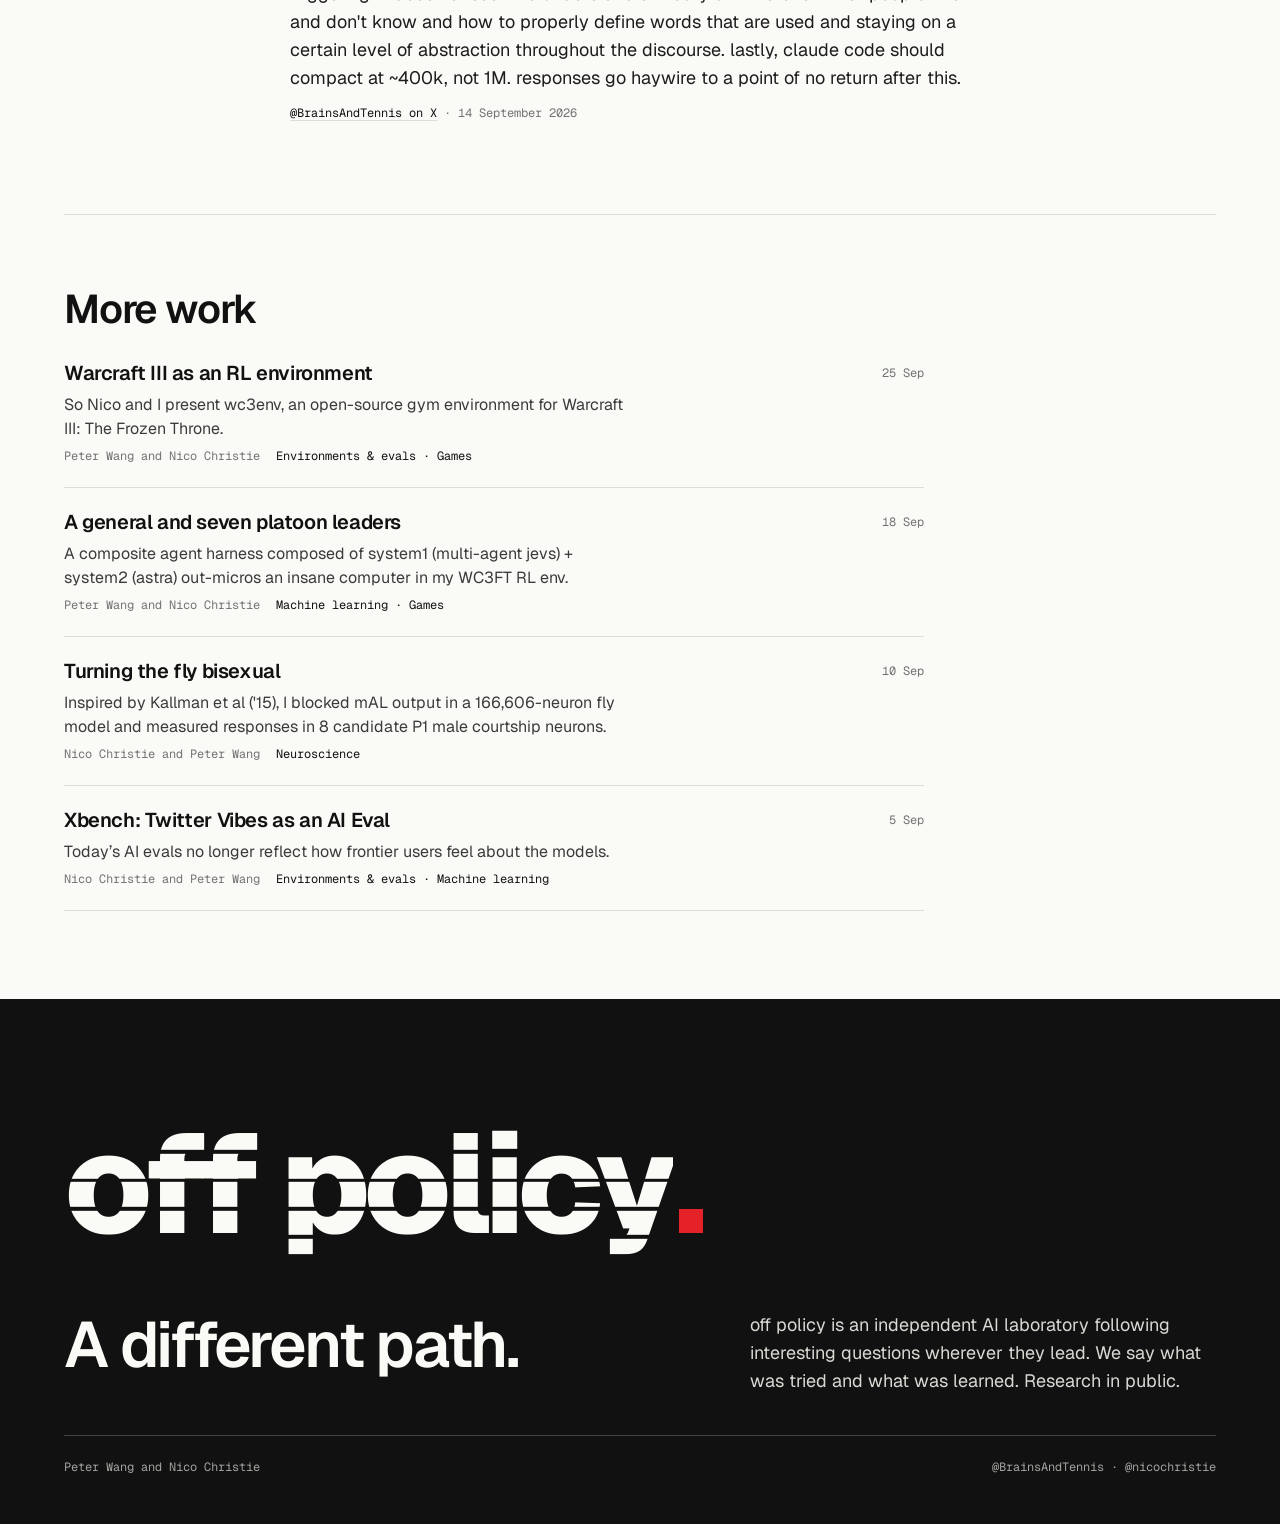
<file: writing/fast-weights/index.html>
<!doctype html><meta charset="utf-8"><title>off policy</title><link rel="canonical" href="https://offpolicyinc.com/work/fast-weights/"><meta http-equiv="refresh" content="0; url=/work/fast-weights/"><a href="/work/fast-weights/">Moved here</a>
</file>
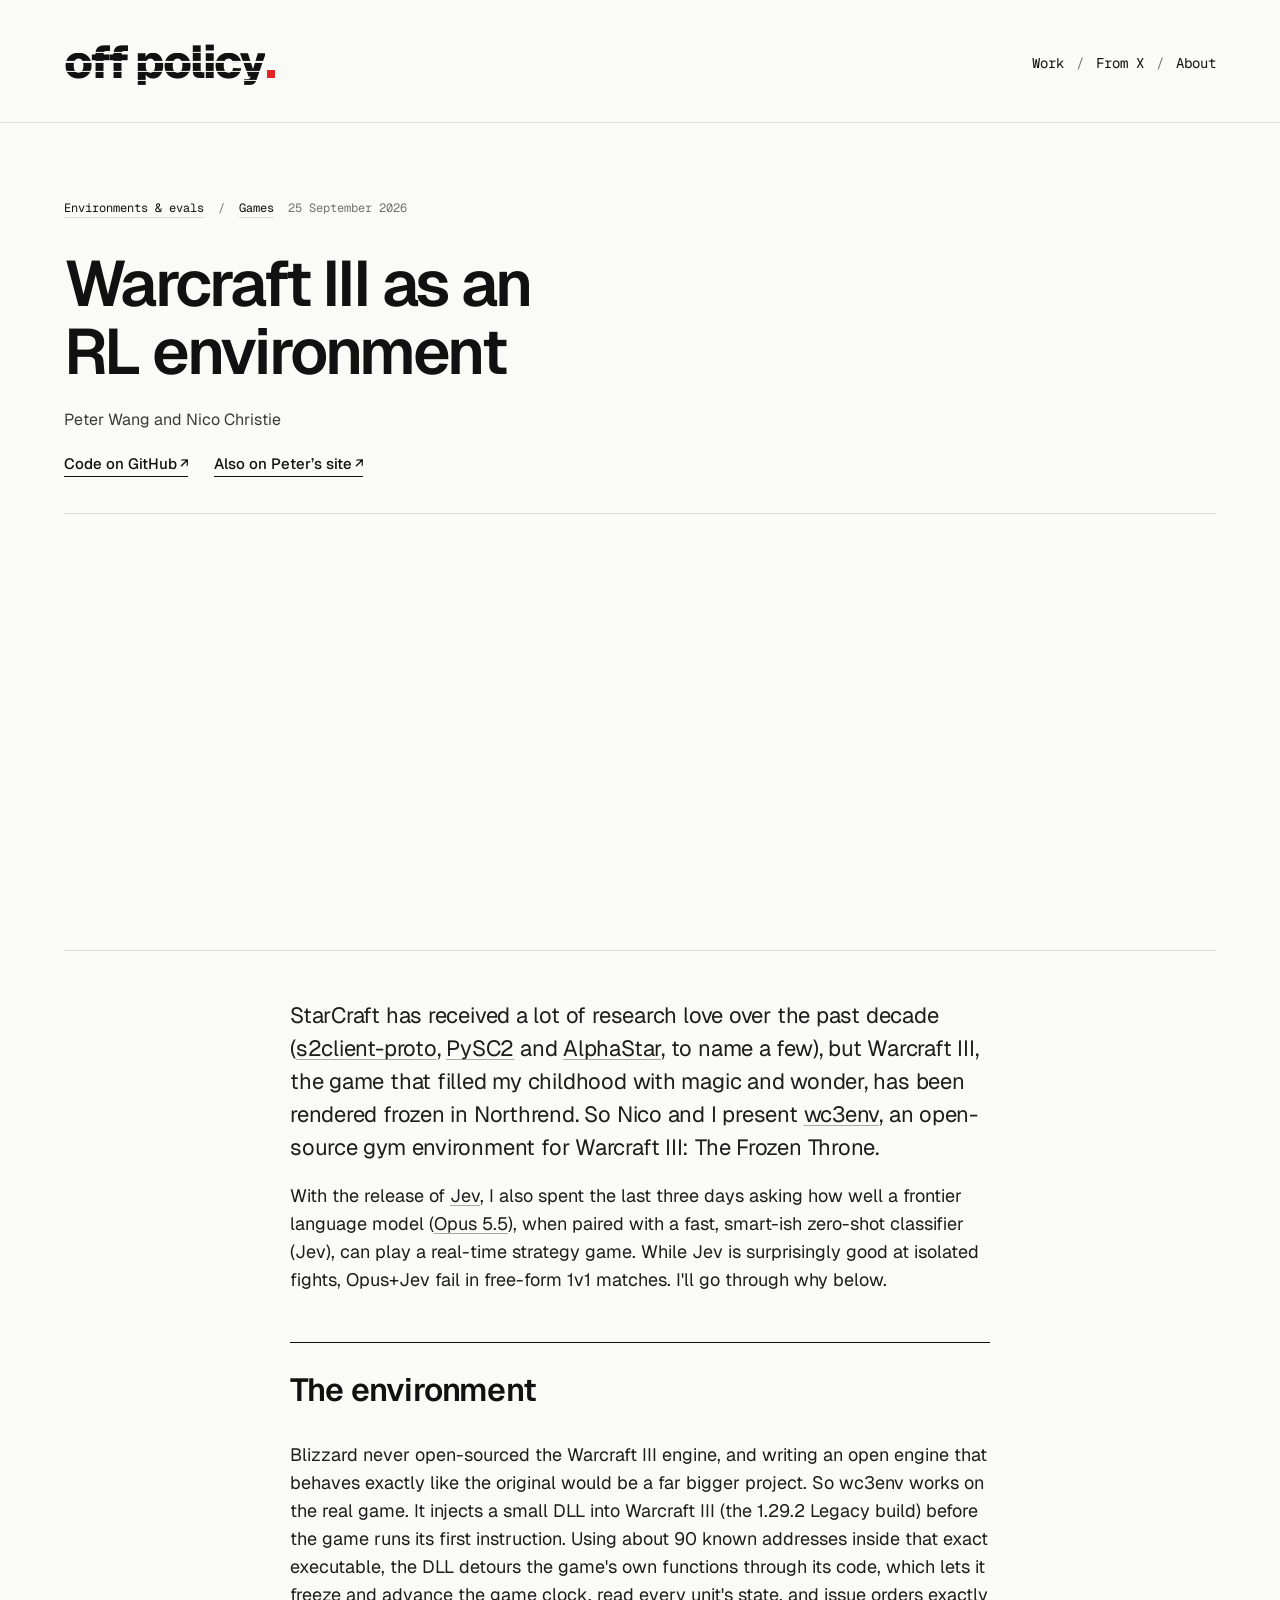
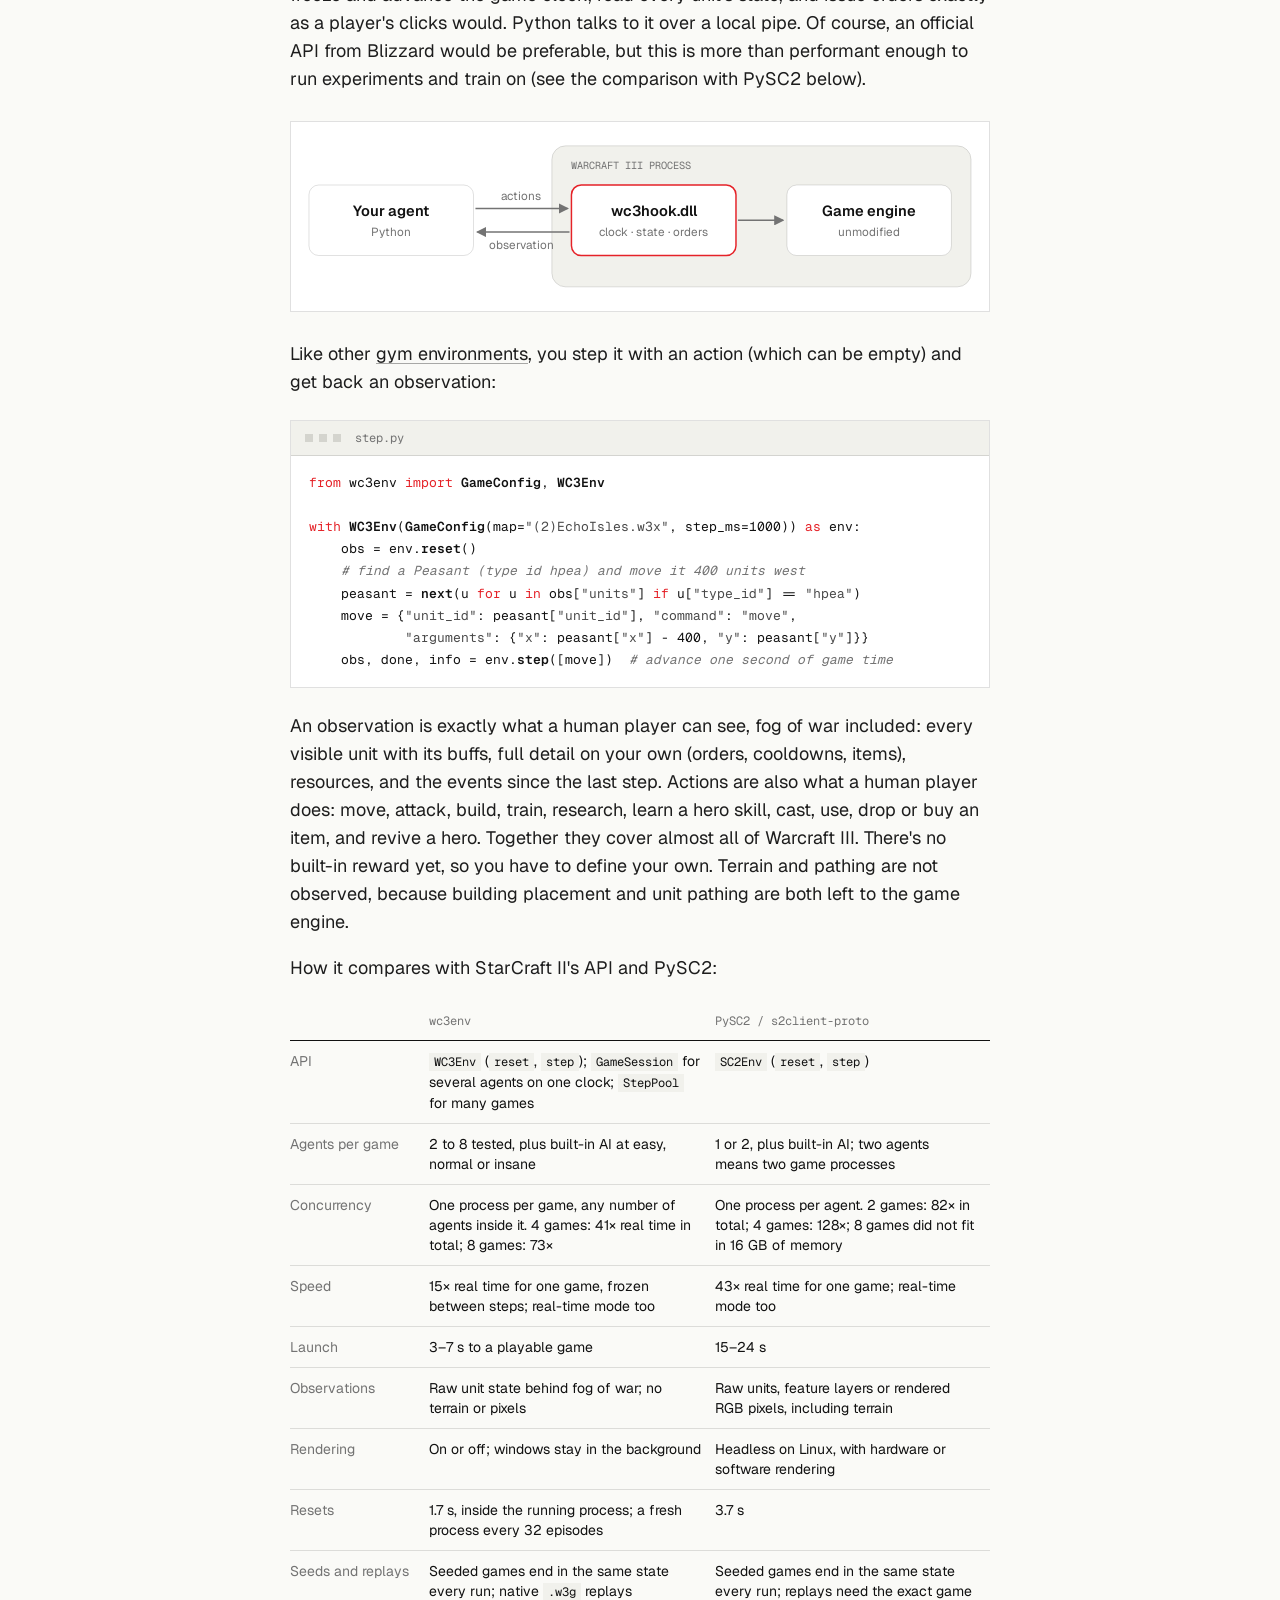
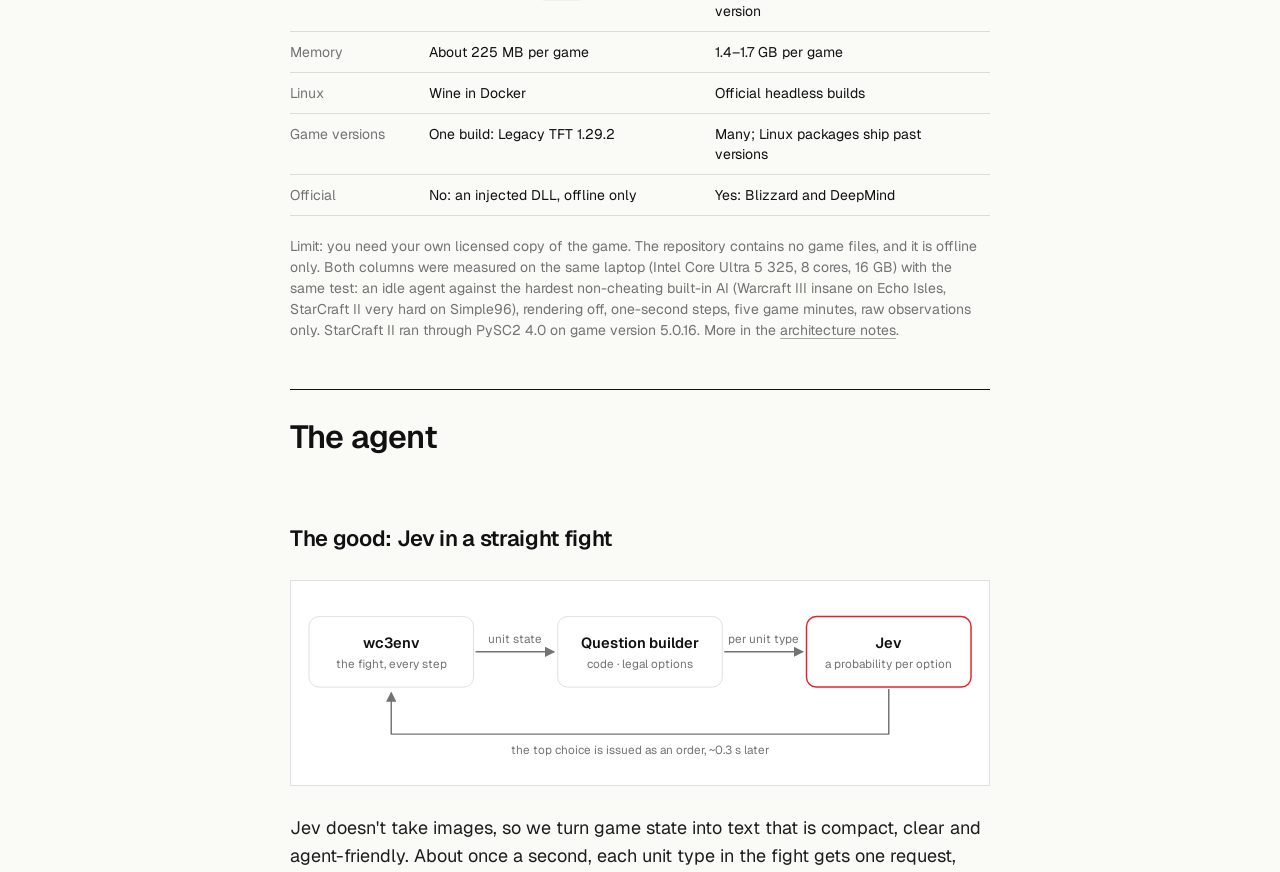
<file: writing/wc3env/index.html>
<!doctype html><meta charset="utf-8"><title>off policy</title><link rel="canonical" href="https://offpolicyinc.com/work/wc3env/"><meta http-equiv="refresh" content="0; url=/work/wc3env/"><a href="/work/wc3env/">Moved here</a>
</file>
<file: assets/site.css>
/* off policy / edition 01 tokens (brand kit: assets/tokens.css) */
:root {
  --ink: #111111; --paper: #FAFAF7; --gray: #737373; --signal: #E52228; --marker: #F3E52B;
  --text2: #3b3b3b; --line: rgba(17, 17, 17, .13); --sunk: #F1F1EC;
  --sans: "Geist", "Helvetica Neue", Arial, sans-serif; --mono: "Geist Mono", ui-monospace, Menlo, monospace;
  --margin: 64px; --max: 1440px; --measure: 700px;
}
@media (max-width: 760px) { :root { --margin: 22px; } }
*, *::before, *::after { box-sizing: border-box; }
html { scroll-behavior: smooth; -webkit-text-size-adjust: 100%; } @media (prefers-reduced-motion: reduce) { html { scroll-behavior: auto; } }
body { margin: 0; background: var(--paper); color: var(--ink); font: 400 18px/28px var(--sans); -webkit-font-smoothing: antialiased; }
@media (max-width: 760px) { body { font-size: 16px; line-height: 25px; } }
a { color: inherit; } img { max-width: 100%; height: auto; }
:focus-visible { outline: 2px solid var(--ink); outline-offset: 3px; }
.wrap { max-width: var(--max); margin-inline: auto; padding-inline: var(--margin); }
.label { font: 400 12px/18px var(--mono); color: var(--gray); margin: 0; }

/* the signature: sliced Geist 800, lowercase, the red square as its full stop */
.wordmark { --wm: var(--ink); display: inline-flex; align-items: baseline; font-size: 46px; line-height: 1; text-decoration: none; white-space: nowrap; }
.wordmark .wm { font: 800 1em/1.25 var(--sans); letter-spacing: -.045em; color: transparent;
  background: repeating-linear-gradient(to bottom, var(--wm) 0 .172em, transparent .172em .2em) 0 .02em; -webkit-background-clip: text; background-clip: text; }
.wordmark .dot { display: inline-block; width: .17em; height: .17em; margin-left: .045em; background: var(--signal); flex: none; }
@media (max-width: 760px) { .wordmark { font-size: 38px; } }

/* buttons and links */
.btn { display: inline-flex; align-items: center; gap: 10px; background: var(--ink); color: var(--paper); text-decoration: none; font: 500 15px/20px var(--sans); padding: 13px 18px; }
.btn::after { content: "\2192"; } .btn:hover { background: #000; }
.link { font: 500 15px/20px var(--sans); text-decoration: none; border-bottom: 1px solid var(--ink); padding-bottom: 2px; }
.link:hover { color: var(--signal); border-color: var(--signal); }
.actions { display: flex; flex-wrap: wrap; align-items: center; gap: 14px 26px; margin: 0; }
a[target="_blank"].link::after, a[target="_blank"].out::after { content: "\2009\2197"; font-size: .9em; }

/* header */
.top { display: flex; align-items: center; justify-content: space-between; gap: 24px; padding-block: 34px 30px; }
.top nav { display: flex; align-items: center; gap: 12px; font: 400 14px/18px var(--mono); }
.top nav a { text-decoration: none; } .top nav a:hover, .top nav a[aria-current] { color: var(--signal); } .top nav span { color: var(--gray); }
@media (max-width: 760px) { .top { flex-direction: column; align-items: flex-start; gap: 14px; padding-block: 22px 18px; } .top nav { font-size: 13px; } }

/* featured */
.feature { display: grid; grid-template-columns: repeat(12, minmax(0, 1fr)); column-gap: 24px; row-gap: 36px; padding-block: 80px 104px; border-top: 1px solid var(--line); }
.f-copy { grid-column: 1 / span 6; display: flex; flex-direction: column; gap: 22px; align-self: center; }
.ribbon { align-self: flex-start; display: inline-flex; align-items: center; gap: 10px; padding: 6px 12px 6px 10px; border: 1px solid var(--signal); font: 400 12px/16px var(--mono); }
.ribbon .prompt { color: var(--signal); }
.f-copy h1 { margin: 0; font: 600 72px/76px var(--sans); letter-spacing: -.04em; text-wrap: balance; }
.f-copy .sub { margin: -6px 0 6px; font: 400 28px/36px var(--sans); letter-spacing: -.015em; color: var(--text2); text-wrap: balance; max-width: 16em; }
.f-copy .by { margin: 0; font-size: 14px; line-height: 20px; color: var(--gray); }
.f-art { grid-column: 8 / span 5; margin: 0; align-self: center; }
.f-art canvas { width: 100%; aspect-ratio: 13 / 10; display: block; }
@media (max-width: 1100px) { .f-copy h1 { font-size: 56px; line-height: 60px; } .f-copy .sub { font-size: 24px; line-height: 32px; } }
@media (max-width: 900px) { .f-copy, .f-art { grid-column: 1 / -1; } .f-art { order: -1; } .f-art canvas { aspect-ratio: 4 / 3; } .feature { padding-block: 28px 64px; row-gap: 28px; } }
@media (max-width: 760px) { .f-copy h1 { font-size: 42px; line-height: 44px; } .f-copy .sub { font-size: 20px; line-height: 28px; } .f-copy { gap: 18px; } }

/* section heads */
.sec-head { display: flex; flex-wrap: wrap; align-items: baseline; justify-content: space-between; gap: 8px 32px; padding-block: 72px 8px; border-top: 1px solid var(--line); }
.sec-head h2 { margin: 0; font: 600 40px/44px var(--sans); letter-spacing: -.03em; }
@media (max-width: 760px) { .sec-head { padding-block: 52px 4px; } .sec-head h2 { font-size: 32px; line-height: 36px; } }

/* writing, by theme: an academic-site shelf, with one dot canvas beside it on desktop */
.shelf { display: grid; grid-template-columns: repeat(12, minmax(0, 1fr)); column-gap: 24px; padding-block: 8px 24px; }
.themes { grid-column: 1 / span 7; }
.shelf-art { grid-column: 9 / span 4; }
.shelf-art canvas { position: sticky; top: 32px; width: 100%; aspect-ratio: 4 / 5; display: block; }
.theme-bar { display: flex; flex-wrap: wrap; gap: 8px; padding: 28px 0 20px; border-bottom: 1px solid var(--ink); }
.tf { display: inline-flex; align-items: baseline; gap: 8px; font: 400 13px/18px var(--mono); color: var(--ink); background: none; border: 1px solid var(--line); padding: 7px 12px; cursor: pointer; }
.tf span { color: var(--gray); font-size: 11px; } .tf:hover { border-color: var(--ink); }
.tf[aria-pressed="true"] { background: var(--ink); color: var(--paper); border-color: var(--ink); } .tf[aria-pressed="true"] span { color: #bdbdb8; }
.w-row[hidden] { display: none; }
.w-row .who { display: flex; flex-wrap: wrap; gap: 4px 16px; } .w-row .th { color: var(--ink); }
.theme h3 { margin: 0 0 4px; display: flex; align-items: baseline; justify-content: space-between; gap: 16px; font: 400 13px/18px var(--mono); color: var(--gray); padding-bottom: 12px; border-bottom: 1px solid var(--ink); }
.theme h3 b { color: var(--ink); font-weight: 400; }
.w-row { display: grid; grid-template-columns: minmax(0, 1fr) auto; gap: 6px 24px; padding: 20px 0 22px; border-bottom: 1px solid var(--line); text-decoration: none; }
.w-row .t { font: 600 22px/28px var(--sans); letter-spacing: -.02em; text-wrap: balance; }
.w-row .d { font: 400 12px/28px var(--mono); color: var(--gray); white-space: nowrap; font-variant-numeric: tabular-nums; }
.w-row .dek { grid-column: 1 / -1; margin: 0; font-size: 16px; line-height: 24px; color: var(--text2); max-width: 36em; }
.w-row .who { grid-column: 1 / -1; font: 400 12px/18px var(--mono); color: var(--gray); }
.w-row:hover .t { text-decoration: underline; text-decoration-thickness: 1px; text-underline-offset: 4px; }
@media (max-width: 900px) { .themes { grid-column: 1 / -1; } .shelf-art { display: none; } }
@media (max-width: 760px) { .w-row .t { font-size: 20px; line-height: 26px; } .theme { padding-top: 32px; } }

/* from X */
.posts { list-style: none; margin: 0; padding: 12px 0 32px; max-width: 1040px; }
.post { display: grid; grid-template-columns: 110px minmax(0, 1fr) auto; gap: 6px 28px; padding: 20px 0; border-bottom: 1px solid var(--line); align-items: baseline; }
.post .d { font: 400 12px/24px var(--mono); color: var(--gray); font-variant-numeric: tabular-nums; }
.post blockquote { margin: 0; font: 400 18px/27px var(--sans); text-wrap: pretty; }
.post .meta { grid-column: 2; display: flex; flex-wrap: wrap; gap: 4px 18px; font: 400 12px/18px var(--mono); color: var(--gray); }
.post .meta a { text-decoration: none; border-bottom: 1px solid var(--line); color: var(--ink); } .post .meta a:hover { color: var(--signal); border-color: var(--signal); }
.post .views { grid-column: 3; grid-row: 1; font: 400 12px/24px var(--mono); color: var(--gray); text-align: right; font-variant-numeric: tabular-nums; }
@media (max-width: 760px) { .post { grid-template-columns: minmax(0, 1fr) auto; gap: 6px 16px; } .post .d { grid-row: 1; } .post .views { grid-column: 2; } .post blockquote, .post .meta { grid-column: 1 / -1; } .post blockquote { font-size: 17px; line-height: 25px; } }

/* about / footer, on ink */
.about { background: var(--ink); color: var(--paper); margin-top: 72px; }
.about .wrap { display: grid; grid-template-columns: repeat(12, minmax(0, 1fr)); column-gap: 24px; row-gap: 40px; padding-block: 96px 48px; }
.about .wordmark { --wm: var(--paper); grid-column: 1 / -1; font-size: clamp(56px, 11vw, 150px); }
.about h2 { grid-column: 1 / span 6; margin: 0; font: 600 64px/68px var(--sans); letter-spacing: -.035em; }
.about .pos { grid-column: 8 / span 5; margin: 0; align-self: end; color: #d9d9d4; }
.about .foot { grid-column: 1 / -1; display: flex; flex-wrap: wrap; justify-content: space-between; gap: 12px 32px; padding-top: 22px; border-top: 1px solid rgba(250, 250, 247, .2); font: 400 12px/18px var(--mono); color: #a3a3a0; }
.about .foot a { color: inherit; text-decoration: none; } .about .foot a:hover { color: var(--paper); }
@media (max-width: 900px) { .about h2, .about .pos { grid-column: 1 / -1; } .about h2 { font-size: 40px; line-height: 44px; } .about .wrap { padding-block: 64px 36px; row-gap: 28px; } }

/* ================= writeup pages ================= */
.w-head { padding-block: 64px 36px; border-top: 1px solid var(--line); display: grid; grid-template-columns: repeat(12, minmax(0, 1fr)); column-gap: 24px; row-gap: 20px; }
.w-head > * { grid-column: 1 / span 9; }
.w-head .kicker { display: flex; flex-wrap: wrap; gap: 6px 14px; font: 400 12px/18px var(--mono); color: var(--gray); }
.w-head .kicker a { color: var(--ink); text-decoration: none; border-bottom: 1px solid var(--line); } .w-head .kicker a:hover { color: var(--signal); border-color: var(--signal); }
.w-head h1 { margin: 0; font: 600 64px/68px var(--sans); letter-spacing: -.04em; text-wrap: balance; }
.w-head .by { margin: 0; font-size: 16px; color: var(--text2); }
.w-art canvas { width: 100%; aspect-ratio: 21 / 8; display: block; border-block: 1px solid var(--line); }
@media (max-width: 900px) { .w-head > * { grid-column: 1 / -1; } .w-head h1 { font-size: 44px; line-height: 48px; } .w-art canvas { aspect-ratio: 4 / 3; } }
@media (max-width: 760px) { .w-head { padding-block: 36px 24px; } .w-head h1 { font-size: 34px; line-height: 38px; } }

.prose { padding-block: 48px 40px; }
.prose > section, .prose > .lede, .prose > aside, .prose .wrap, .prose .part, .prose .inner { max-width: var(--measure); margin-inline: auto; padding-inline: 0; }
.prose .wide { max-width: 1040px; margin-inline: auto; padding: 8px 0 0; }
.prose section { padding-top: 12px; }
.prose p, .prose li { color: #1d1d1d; }
.prose p { margin: 0 0 18px; }
.prose .lede p:first-child { font-size: 22px; line-height: 33px; letter-spacing: -.01em; }
.prose h2, .prose .part h2 { margin: 48px 0 16px; padding-top: 28px; border-top: 1px solid var(--ink); font: 600 32px/38px var(--sans); letter-spacing: -.025em; }
.prose h3, .prose h3.sub-h { margin: 36px 0 12px; font: 600 22px/28px var(--sans); letter-spacing: -.015em; }
.prose h4 { margin: 28px 0 8px; font: 600 18px/26px var(--sans); }
.prose a { text-decoration: underline; text-decoration-thickness: 1px; text-underline-offset: 3px; text-decoration-color: rgba(17, 17, 17, .35); }
.prose a:hover { color: var(--signal); text-decoration-color: var(--signal); }
.prose ul, .prose ol { padding-left: 22px; margin: 0 0 18px; } .prose li { margin: 6px 0; }
.prose code, .prose pre, .prose .mono { font-family: var(--mono); }
.prose code { font-size: .86em; background: var(--sunk); padding: 1px 5px; }
.prose figure { margin: 28px 0; } .prose figcaption { font: 400 13px/20px var(--mono); color: var(--gray); margin-top: 10px; }
.prose figure.plot img { display: block; border: 1px solid var(--line); background: #fff; }
.prose table { width: 100%; border-collapse: collapse; font-size: 14px; line-height: 20px; margin: 20px 0; }
.prose th, .prose td { text-align: left; padding: 10px 14px 10px 0; border-bottom: 1px solid var(--line); vertical-align: top; }
.prose th { font: 400 12px/18px var(--mono); color: var(--gray); border-bottom-color: var(--ink); }
.table-scroll { overflow-x: auto; margin: 20px 0; } .table-scroll table { margin: 0; min-width: 620px; }
.prose .muted { color: var(--gray); } .prose .small { font-size: 14px; line-height: 21px; }
.prose .date, .prose .meta-links { display: none; }

/* thread sections: our exact words from X */
.prose .thread .big { font: 600 26px/33px var(--sans); letter-spacing: -.02em; margin: 8px 0 10px; text-wrap: balance; }
.prose .src { font: 400 12px/18px var(--mono); color: var(--gray); margin: -6px 0 28px; }
.prose .src a { color: var(--ink); text-decoration-color: var(--line); }
.prose .claimbox { border: 1px solid var(--ink); padding: 18px 20px; margin-block: 36px; }
.prose .claimbox .label { margin-bottom: 8px; } .prose .claimbox p:last-child { margin: 0; font-size: 16px; line-height: 25px; }
.prose ul.links { list-style: none; padding: 0; } .prose ul.links li { padding: 12px 0; border-bottom: 1px solid var(--line); margin: 0; }
.prose .finding-title { font-size: 28px; line-height: 34px; }
.prose .finding > .label { margin-top: 48px; }
.prose .finding h2 { font-size: 24px; line-height: 30px; margin-top: 36px; padding-top: 20px; border-top-color: var(--line); }
.prose .finding .status { border: 1px solid var(--line); border-left: 3px solid var(--ink); background: #fff; padding: 14px 18px; margin: 16px 0 24px; font-size: 15px; line-height: 23px; }
.prose .finding .status ul { margin: 6px 0 0; }
.prose .finding p.summary { font-size: 17px; line-height: 27px; padding-left: 18px; border-left: 2px solid var(--signal); }
.prose .finding .anim { border: 1px solid var(--line); background: #fff; padding: 14px; margin: 20px 0 26px; }
.prose .finding .anim .ctl { display: flex; flex-wrap: wrap; gap: 10px; align-items: center; font: 400 12px/18px var(--mono); color: var(--gray); margin-top: 8px; }
.prose .finding .anim button { font: 400 12px/16px var(--mono); padding: 5px 10px; border: 1px solid var(--line); background: var(--paper); cursor: pointer; }
.prose .finding svg { max-width: 100%; height: auto; } .prose .finding svg text { font-family: var(--sans); }
.prose .methods { color: var(--text2); font-size: 15px; line-height: 23px; }

/* wc3env article elements */
.prose .diagram { border: 1px solid var(--line); background: #fff; padding: 16px; }
.prose .diagram svg { width: 100%; height: auto; display: block; }
.prose .diagram text { font-family: var(--sans); fill: var(--ink); }
.prose .diagram .sub, .prose .diagram .label, .prose .diagram .tip { fill: var(--gray); font-size: 12px; }
.prose .diagram .box, .prose .diagram .proc { fill: var(--sunk); stroke: var(--line); }
.prose .diagram .hot { fill: #fff; stroke: var(--signal); stroke-width: 1.5; }
.prose .diagram .arrow { stroke: var(--gray); stroke-width: 1.5; fill: none; }
.prose .diagram .card { fill: #fff; stroke: var(--line); } .prose .diagram .card.accent { stroke: var(--signal); stroke-width: 1.5; }
.prose .diagram .t { font-size: 15px; font-weight: 600; } .prose .diagram .cap { font-family: var(--mono); font-size: 10.5px; fill: var(--gray); }
.prose .diagram .frame { fill: none; stroke: var(--line); stroke-dasharray: 4 4; }
.prose .codebox { border: 1px solid var(--line); background: #fff; margin: 24px 0; overflow: hidden; }
.prose .codebar { display: flex; align-items: center; gap: 6px; padding: 9px 14px; border-bottom: 1px solid var(--line); background: var(--sunk); }
.prose .codebar span { width: 8px; height: 8px; background: #d4d4ce; } .prose .codebar em { font: 400 12px var(--mono); font-style: normal; color: var(--gray); margin-left: 8px; }
.prose pre { margin: 0; background: var(--sunk); padding: 12px 14px; font-size: 12.5px; line-height: 1.55; white-space: pre-wrap; word-break: break-word; max-height: 460px; overflow: auto; }
.prose .codebox pre.code { background: transparent; padding: 16px 18px; font-size: 13px; line-height: 1.7; white-space: pre; overflow-x: auto; max-height: none; }
.prose .code .k { color: var(--signal); } .prose .code .s { color: #4a4a4a; } .prose .code .f { color: var(--ink); font-weight: 600; } .prose .code .n { color: var(--ink); } .prose .code .c { color: var(--gray); font-style: italic; }
.prose table.compare td:first-child { color: var(--gray); white-space: nowrap; width: 1%; padding-right: 20px; }
.prose table.compare th span { font-weight: 400; color: var(--gray); }
.prose details { border: 1px solid var(--line); background: #fff; margin: 10px 0; }
.prose details > summary { cursor: pointer; list-style: none; padding: 12px 16px; font: 500 15px/22px var(--sans); display: flex; gap: 12px; }
.prose details > summary::-webkit-details-marker { display: none; }
.prose details > summary::after { content: "+"; margin-left: auto; color: var(--gray); font-family: var(--mono); } .prose details[open] > summary::after { content: "\2212"; }
.prose details > summary .meta { margin-left: auto; font: 400 12px/22px var(--mono); color: var(--gray); }
.prose .body { padding: 0 16px 14px; } .prose .body p { font-size: 14px; line-height: 21px; color: var(--text2); }
.prose ul.parts { list-style: none; padding: 0; margin: 16px 0 20px; border: 1px solid var(--line); }
.prose ul.parts li { margin: 0; } .prose ul.parts li + li { border-top: 1px solid var(--line); }
.prose ul.parts details { border: 0; margin: 0; } .prose ul.parts details > summary { font-size: 14px; padding: 10px 14px; }
.prose ol.opts { list-style: none; margin: 0; padding: 4px 0; max-height: 460px; overflow: auto; background: var(--sunk); counter-reset: o; }
.prose ol.opts li { counter-increment: o; display: grid; grid-template-columns: 28px 1fr; column-gap: 6px; padding: 8px 14px 8px 8px; font-size: 13px; line-height: 1.5; margin: 0; }
.prose ol.opts li + li { border-top: 1px solid var(--line); }
.prose ol.opts li::before { content: counter(o); grid-row: span 2; text-align: right; color: var(--gray); font: 400 11.5px var(--mono); padding-top: 2px; }
.prose ol.opts b { font: 500 12.5px var(--mono); } .prose ol.opts span { color: var(--gray); }
.prose .answer { list-style: none; padding: 0; margin: 4px 0 18px; font-size: 13.5px; }
.prose .answer li { display: grid; grid-template-columns: 1fr 150px 44px; gap: 10px; align-items: center; padding: 4px 0; margin: 0; }
.prose .answer .track { display: block; height: 6px; background: var(--sunk); } .prose .answer .fill { display: block; height: 100%; background: var(--ink); }
.prose .answer .pct { text-align: right; color: var(--gray); font-variant-numeric: tabular-nums; } .prose .answer li.top .fill { background: var(--signal); } .prose .answer li.top { font-weight: 600; }
.prose .tabs { display: flex; gap: 6px; margin: 0 0 14px; flex-wrap: wrap; }
.prose .tabs button { font: 400 13px/16px var(--mono); color: var(--gray); background: transparent; border: 1px solid var(--line); padding: 7px 12px; cursor: pointer; }
.prose .tabs button:hover { color: var(--ink); } .prose .tabs button[aria-selected="true"] { color: var(--paper); background: var(--ink); border-color: var(--ink); }
.prose ul.moments { list-style: none; padding: 0; margin: 0 0 18px; }
.prose ul.moments li { display: flex; gap: 12px; align-items: baseline; padding: 5px 0; margin: 0; font-size: 14px; line-height: 21px; color: var(--text2); }
.prose ul.moments button { flex: none; font: 400 12px/16px var(--mono); color: var(--paper); background: var(--ink); border: 0; padding: 3px 7px; cursor: pointer; }
.prose ul.moments button:hover { background: var(--signal); }
.prose .player { background: #000; border: 1px solid var(--ink); aspect-ratio: 1920 / 816; }
.prose .player video { width: 100%; height: 100%; display: block; }
.prose .breaks { display: grid; grid-template-columns: repeat(3, 1fr); gap: 12px; margin: 16px 0; }
.prose .card { border: 1px solid var(--line); background: #fff; padding: 14px 16px; } .prose .card p { font-size: 14px; color: var(--text2); margin: 0; }
.prose .timeline { border-left: 2px solid var(--ink); margin: 16px 0; padding-left: 16px; } .prose .timeline .t { font: 400 12px var(--mono); color: var(--signal); margin-right: 8px; }
@media (max-width: 760px) { .prose { padding-block: 28px 24px; } .prose h2, .prose .part h2 { font-size: 26px; line-height: 32px; margin-top: 36px; } .prose .lede p:first-child { font-size: 19px; line-height: 29px; } .prose .breaks { grid-template-columns: 1fr; } .prose .answer li { grid-template-columns: 1fr 70px 40px; } .prose .thread .big { font-size: 22px; line-height: 29px; } }

.more { padding-block: 24px 16px; }
.more .w-row .t { font-size: 20px; }
@media (max-width: 760px) {
  .theme-bar { flex-wrap: nowrap; overflow-x: auto; margin-inline: calc(-1 * var(--margin)); padding-inline: var(--margin); scrollbar-width: none; }
  .theme-bar::-webkit-scrollbar { display: none; }
  .tf { flex: none; }
}

/* pieces built from a thread: a pulled quote for the strategy itself */
.prose blockquote.pull { margin: 8px 0 14px; padding: 18px 22px; border-left: 2px solid var(--signal); background: #fff; }
.prose blockquote.pull p { margin: 0; font: 400 19px/30px var(--sans); letter-spacing: -.005em; }
.prose .actions { margin: 6px 0 24px; }
.prose .actions .btn { text-decoration: none; color: var(--paper); }
/* featured work: the newest piece leads, the rest follow under the theme filters */
</file>
